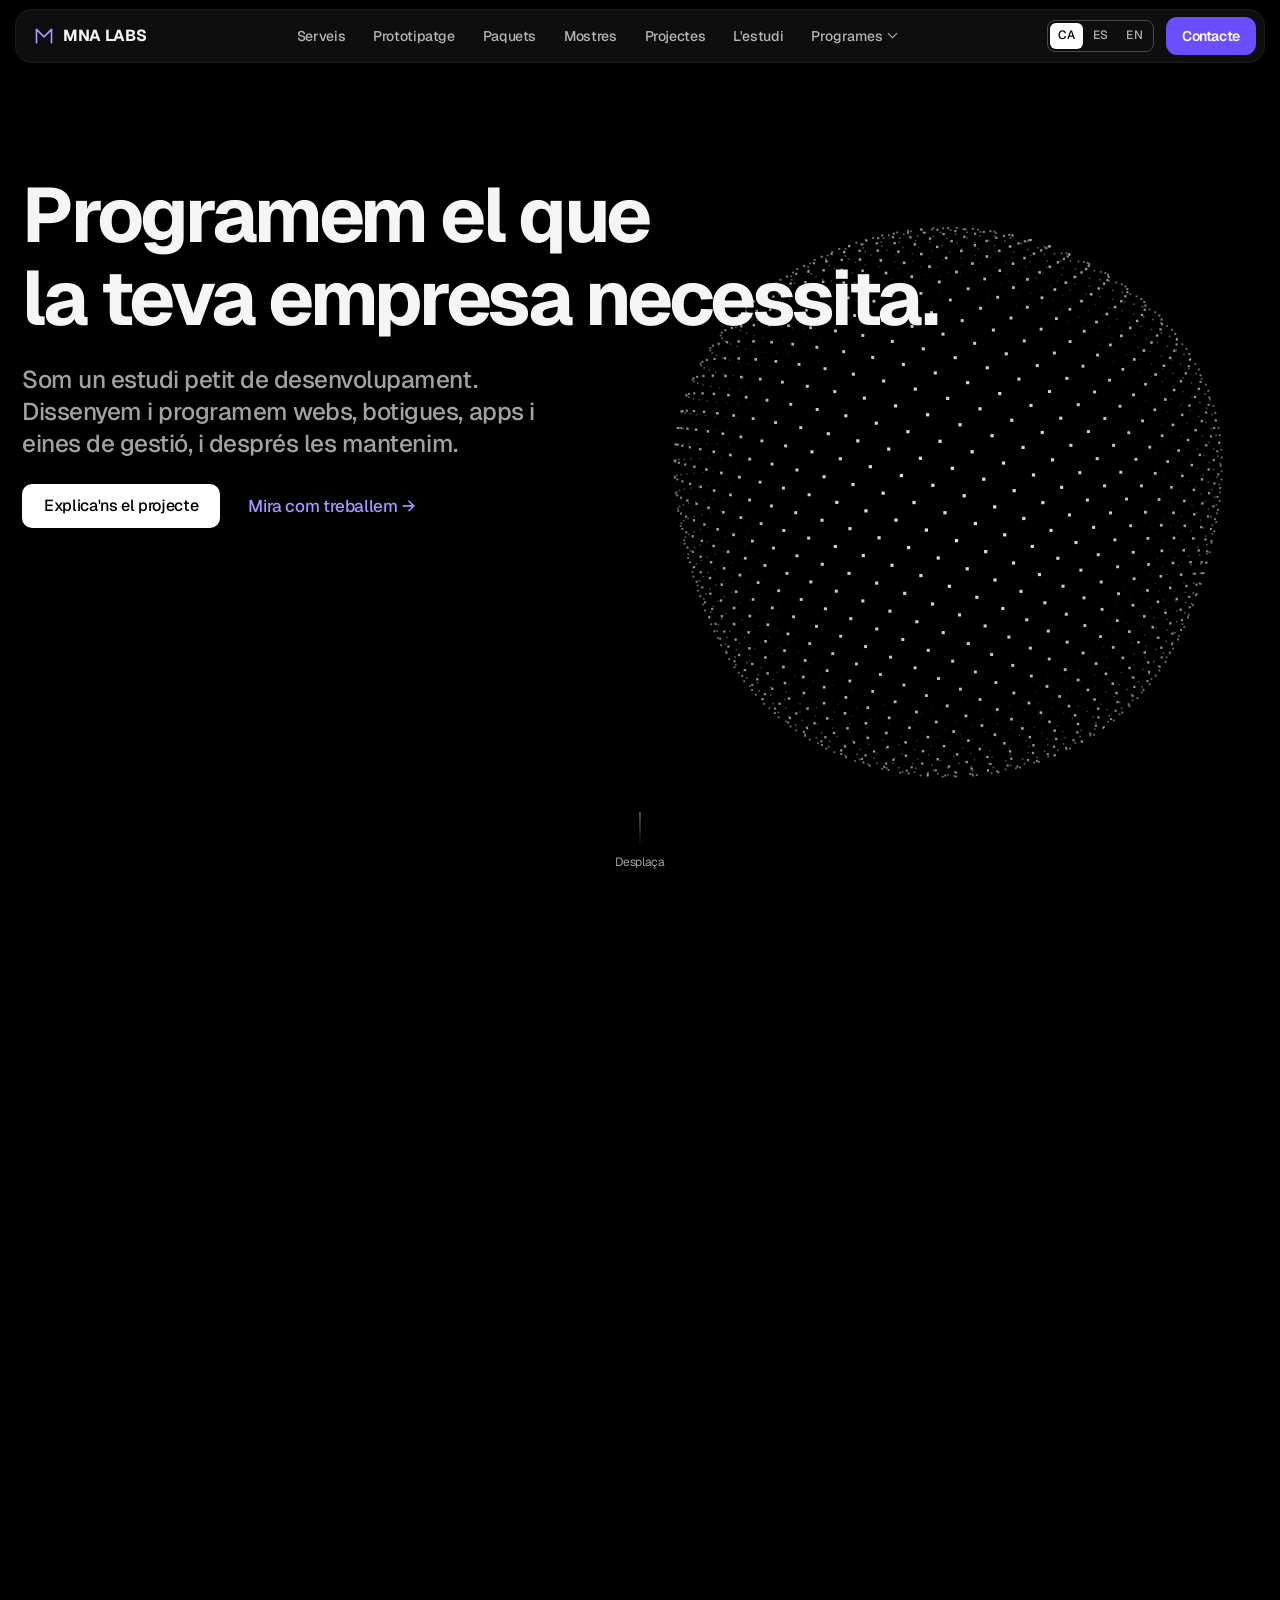
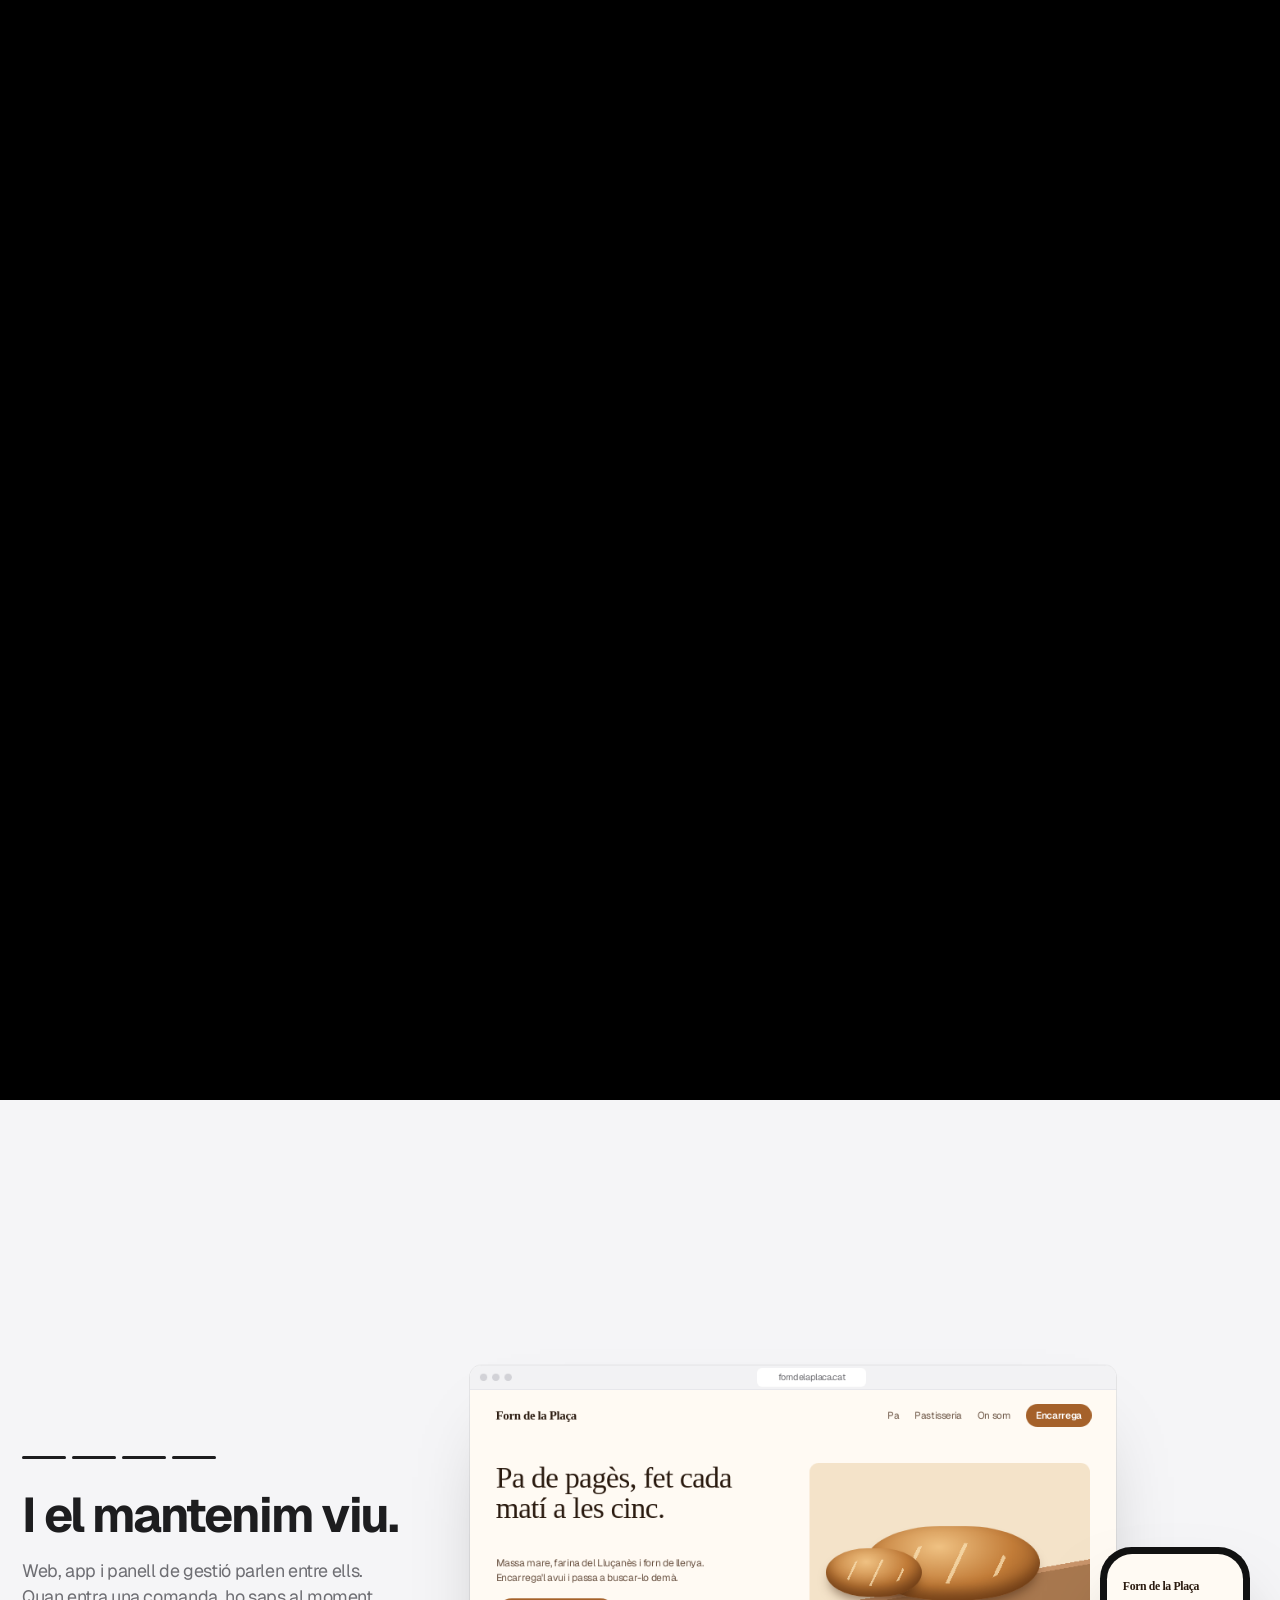
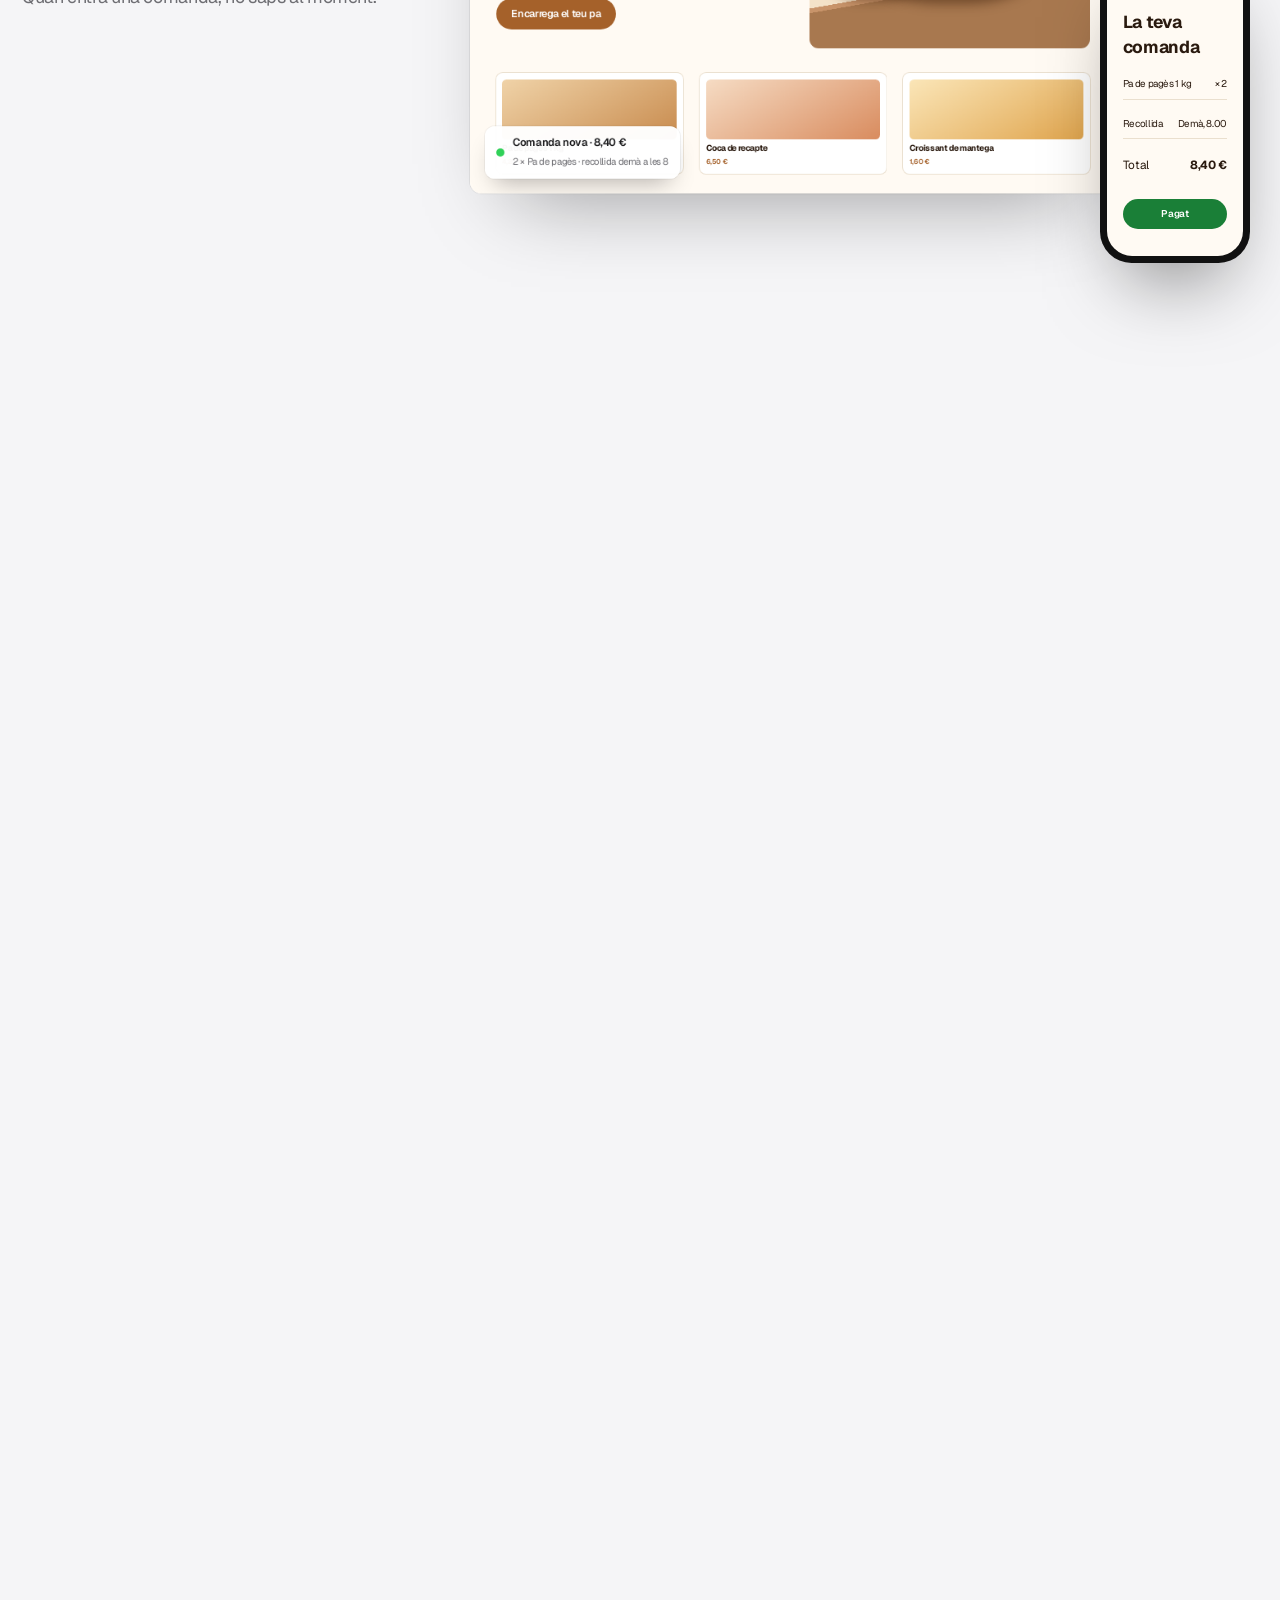
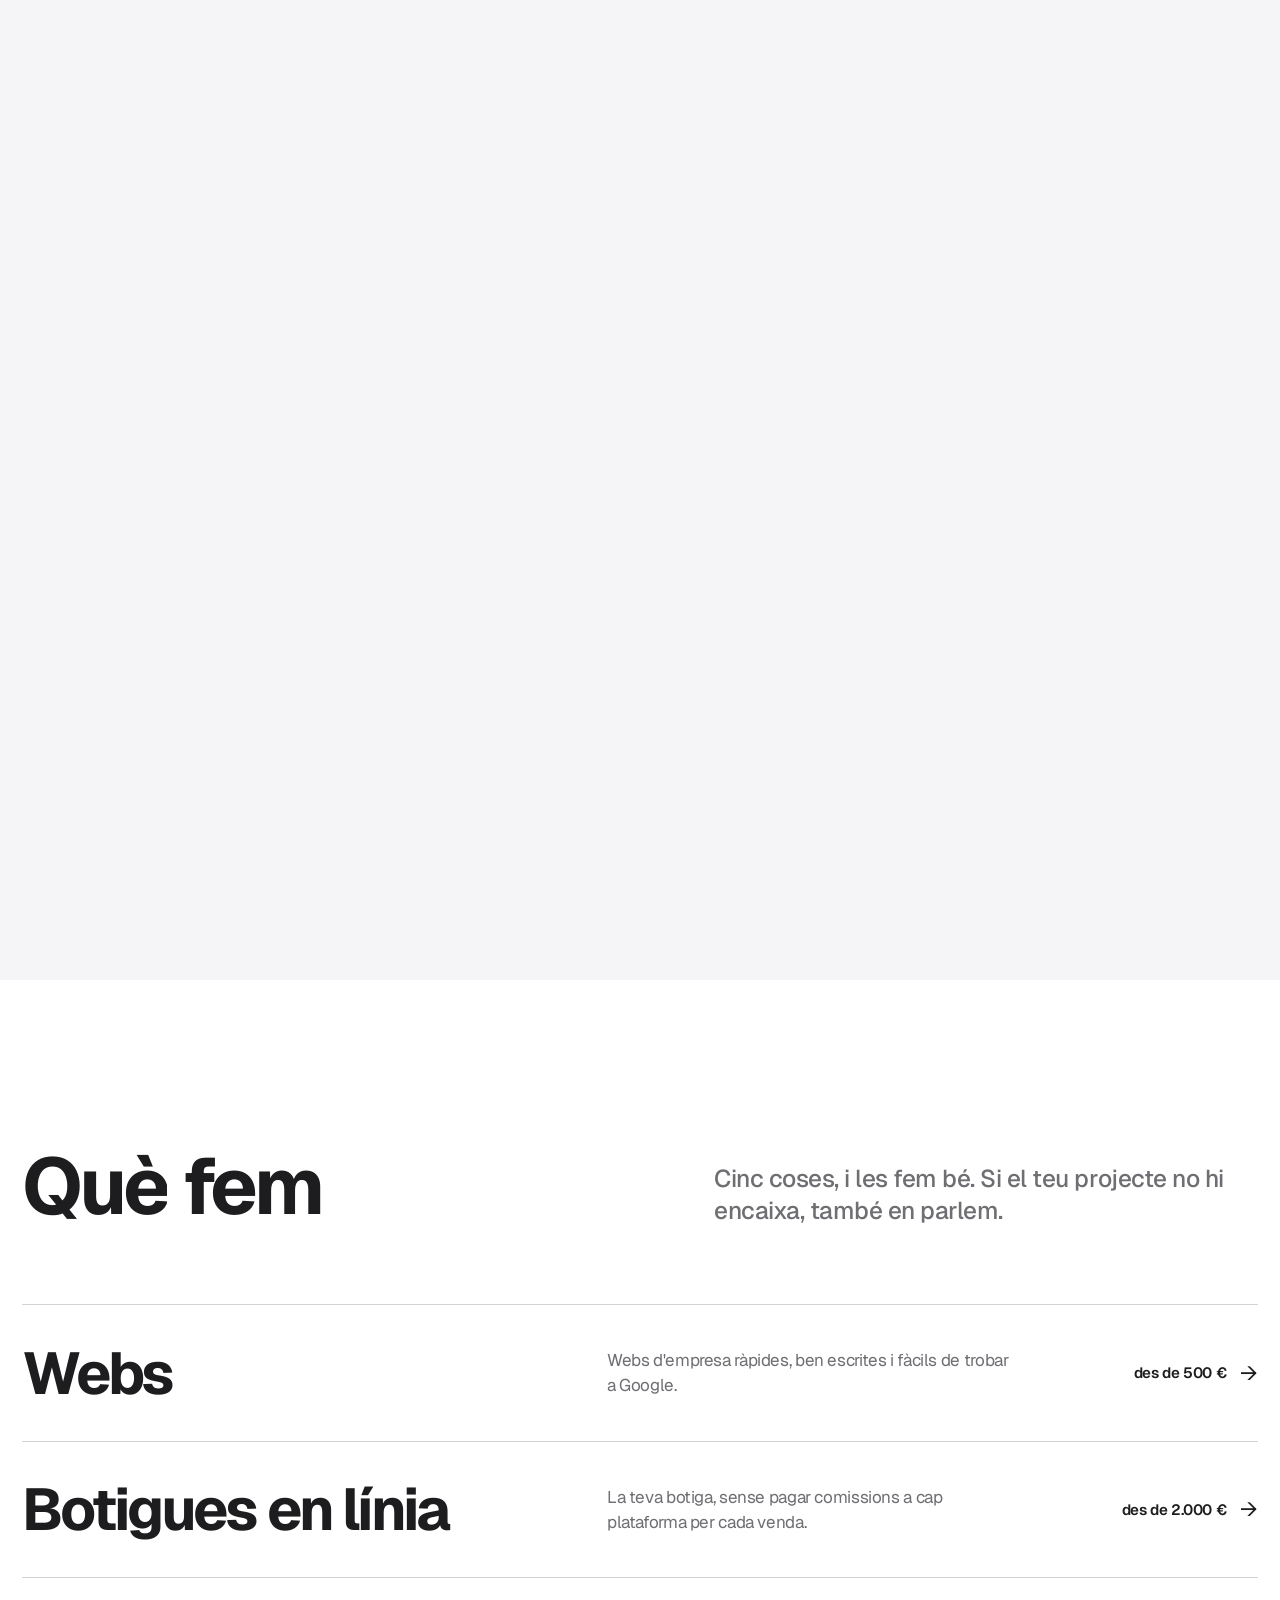
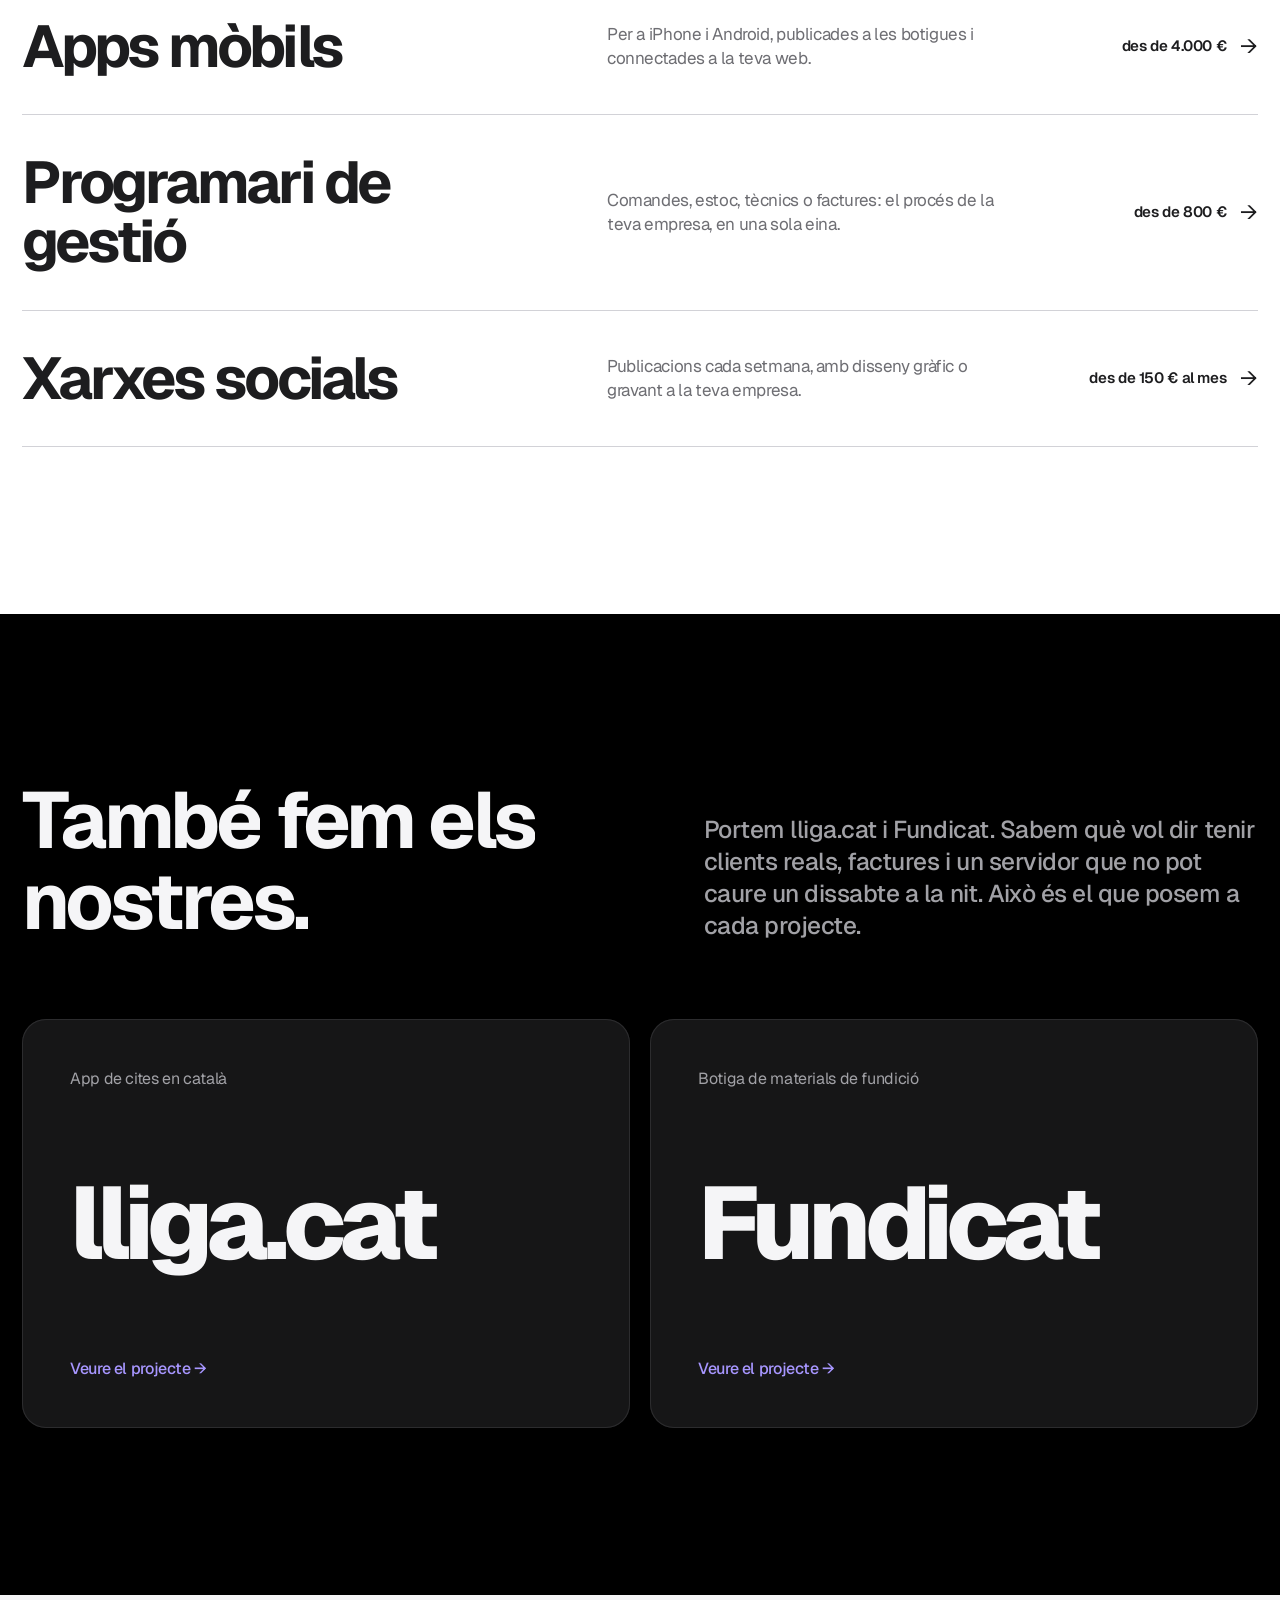
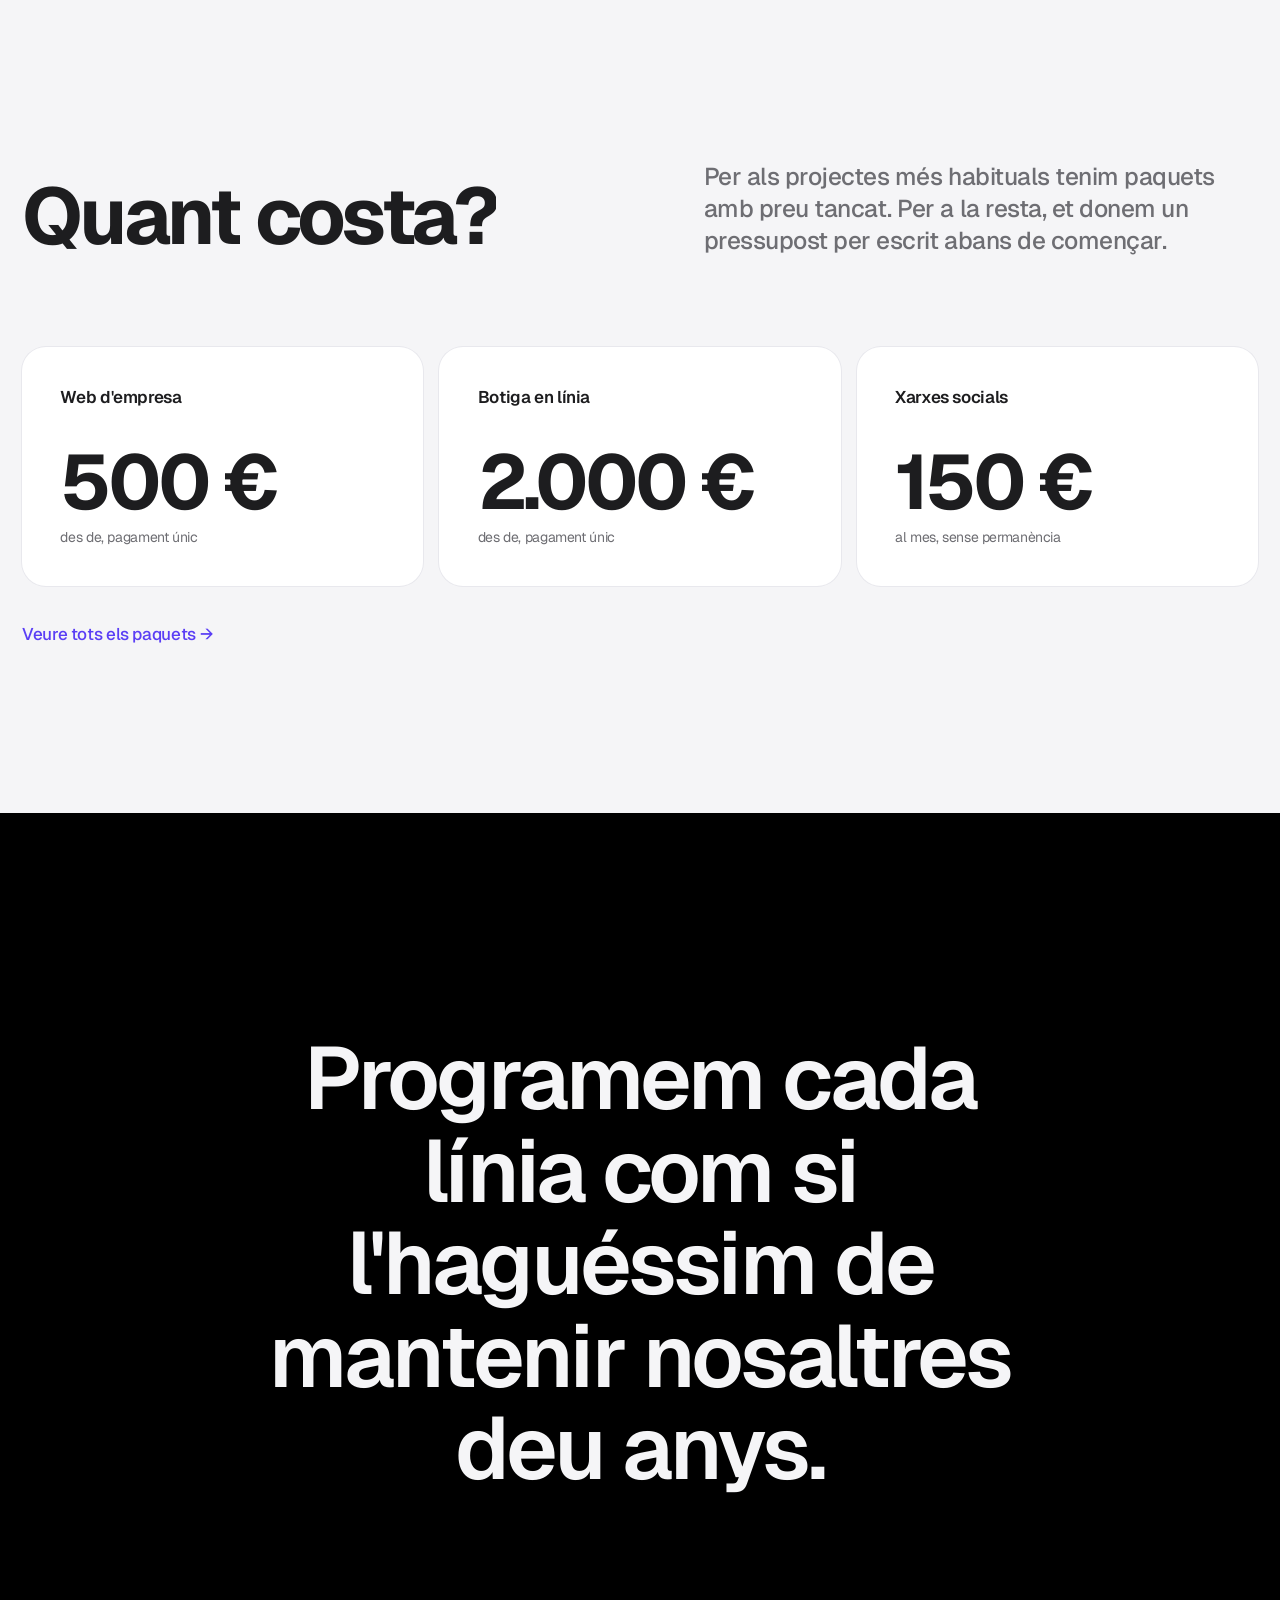
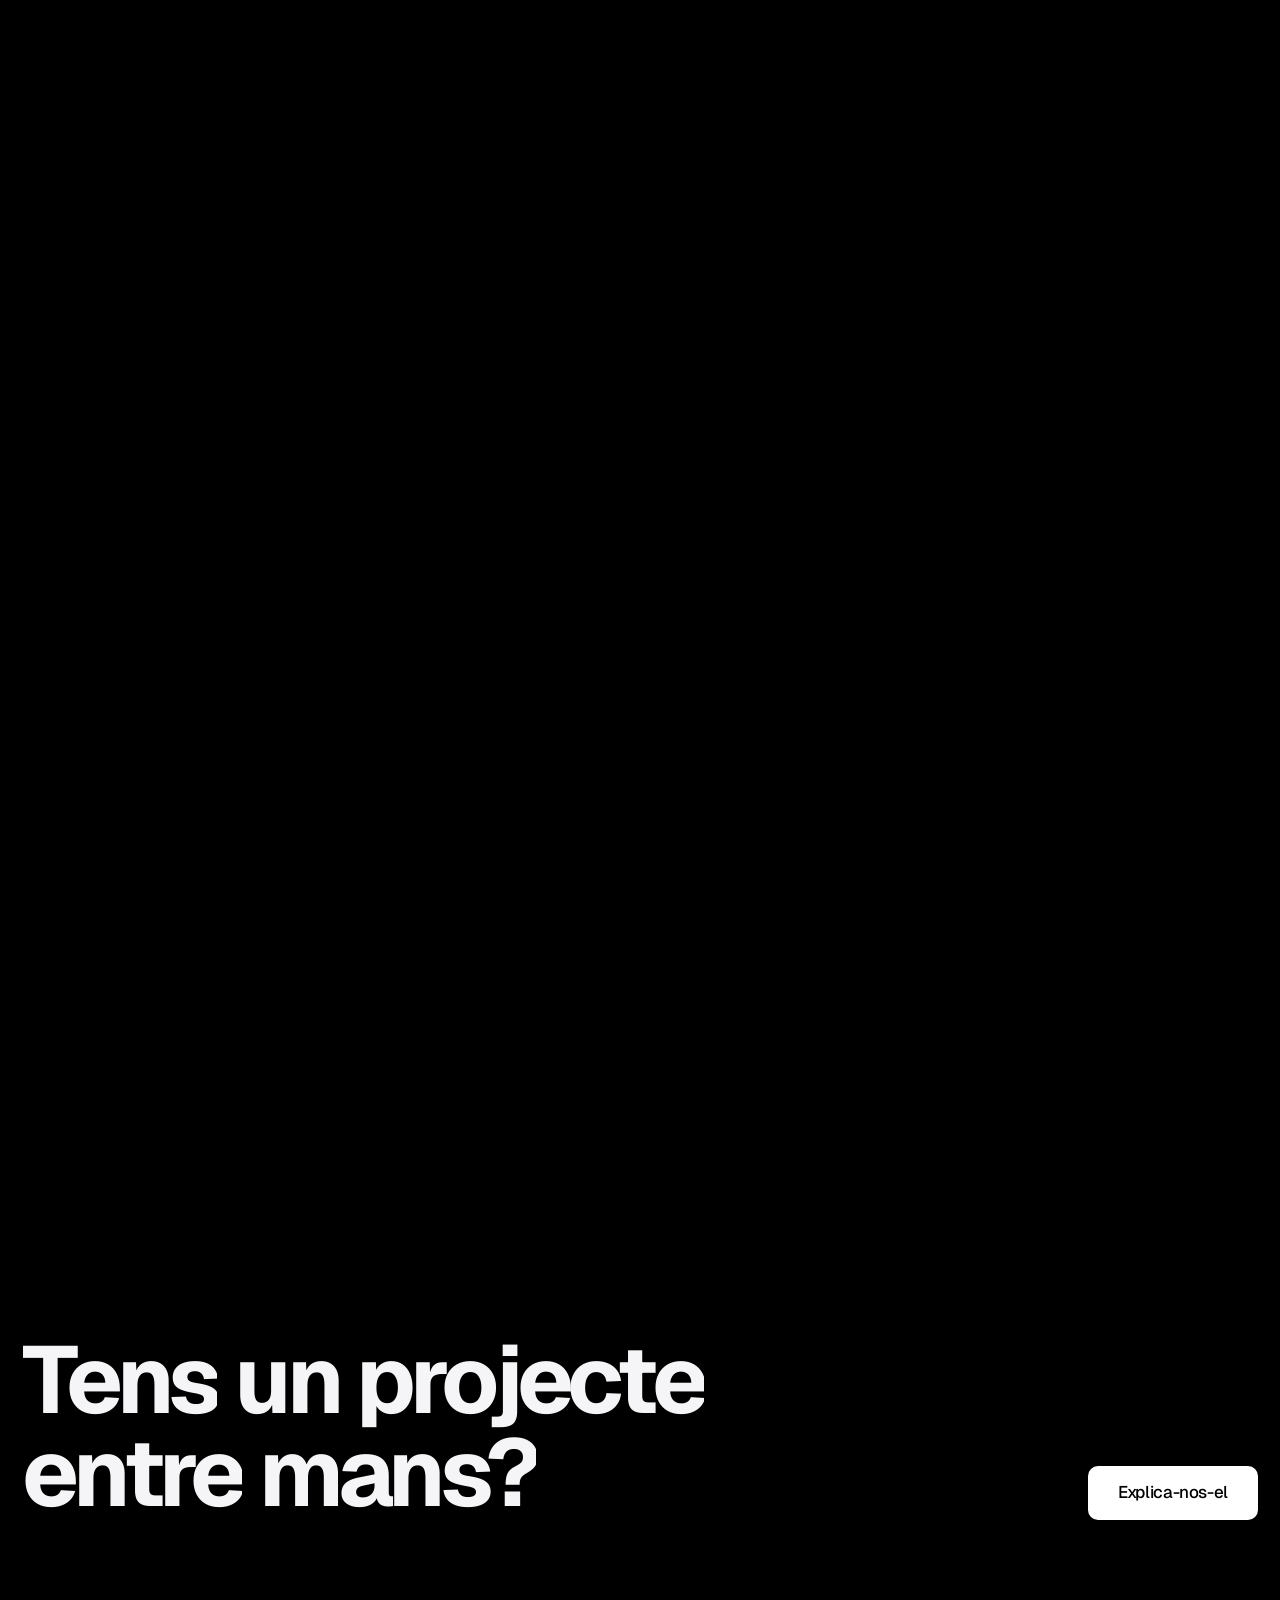
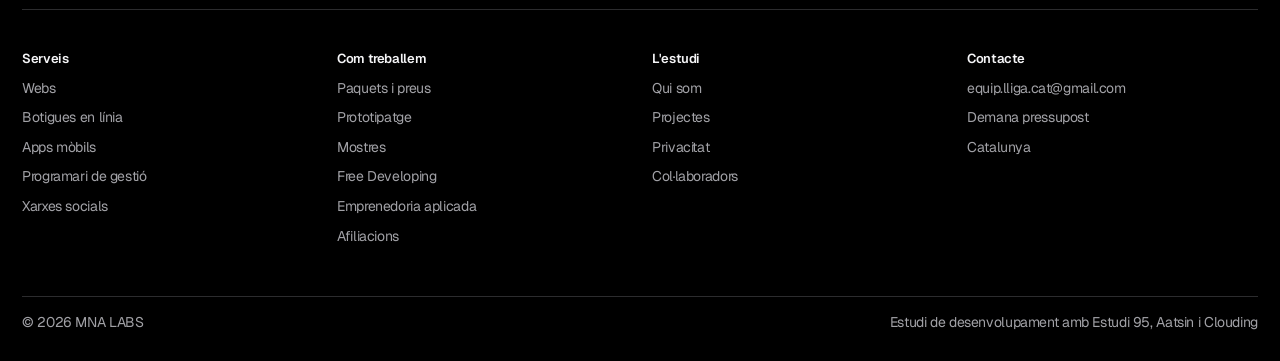
<file: index.html>
<!doctype html>
<html lang="ca">
<head>
<meta charset="utf-8">
<meta name="viewport" content="width=device-width, initial-scale=1">
<title>MNA LABS · Estudi de desenvolupament</title>
<meta name="description" content="Estudi de desenvolupament a Catalunya. Dissenyem, programem i mantenim webs, botigues en línia, apps i programari de gestió.">
<meta name="theme-color" content="#000000">
<link rel="canonical" href="https://lligacat.github.io/mna-labs/">
<link rel="icon" href="favicon.svg" type="image/svg+xml">
<link rel="apple-touch-icon" href="apple-touch-icon.png">
<meta property="og:type" content="website">
<meta property="og:site_name" content="MNA LABS">
<meta property="og:locale" content="ca_ES">
<meta property="og:title" content="MNA LABS · Estudi de desenvolupament">
<meta property="og:description" content="Estudi de desenvolupament a Catalunya. Dissenyem, programem i mantenim webs, botigues en línia, apps i programari de gestió.">
<meta property="og:url" content="https://lligacat.github.io/mna-labs/">
<meta property="og:image" content="https://lligacat.github.io/mna-labs/og.png">
<meta property="og:image:width" content="1200">
<meta property="og:image:height" content="630">
<meta name="twitter:card" content="summary_large_image">
<link rel="preconnect" href="https://fonts.googleapis.com">
<link rel="preconnect" href="https://fonts.gstatic.com" crossorigin>
<link href="https://fonts.googleapis.com/css2?family=Geist:wght@400;500;600;700;800&display=swap" rel="stylesheet">
<link rel="stylesheet" href="assets/site.css">
<link rel="stylesheet" href="assets/pages.css">
</head>
<body data-page="inici">
<a class="skip" href="#main">Salta al contingut</a>
<header class="nav" id="nav">
  <div class="nav-in">
    <a href="index.html" class="logo" aria-label="MNA LABS, inici">
      <svg viewBox="0 0 24 24" fill="none" aria-hidden="true"><path d="M3 20V4l9 9 9-9v16" stroke="currentColor" stroke-width="2" stroke-linejoin="round" stroke-linecap="round"/></svg>
      MNA LABS
    </a>
    <nav class="nav-links" id="navLinks" aria-label="Principal">
      <span class="nav-ind" id="navInd" aria-hidden="true"></span>
      <a href="serveis.html" data-page="serveis">Serveis</a>
      <a href="prototipatge.html" data-page="prototipatge">Prototipatge</a>
      <a href="paquets.html" data-page="paquets">Paquets</a>
      <a href="mostres.html" data-page="mostres">Mostres</a>
      <a href="projectes.html" data-page="projectes">Projectes</a>
      <a href="estudi.html" data-page="estudi">L'estudi</a>
      <div class="nav-dd" id="navDd">
        <button type="button" class="nav-dd-b" aria-expanded="false" aria-controls="navDdM">Programes</button>
        <div class="nav-dd-m" id="navDdM">
          <a href="free-developing.html" data-page="free-developing">Free Developing<small>El fem ara, el pagues més endavant</small></a>
          <a href="emprenedoria.html" data-page="emprenedoria">Emprenedoria aplicada<small>Noves línies de negoci per a empreses</small></a>
          <a href="afiliacions.html" data-page="afiliacions">Afiliacions<small>Descomptes en el que ja compres</small></a>
        </div>
      </div>
    </nav>
    <div class="nav-right">
      <div class="lang" role="group" aria-label="Idioma">
        <button type="button" data-lang="ca" aria-pressed="true">CA</button><button type="button" data-lang="es" aria-pressed="false">ES</button><button type="button" data-lang="en" aria-pressed="false">EN</button>
      </div>
      <a href="contacte.html" class="nav-cta" data-page="contacte">Contacte</a>
      <button type="button" class="nav-burger" id="navBurger" aria-label="Menú" aria-expanded="false" aria-controls="navLinks"><i></i><i></i></button>
    </div>
    <span class="nav-prog" id="navProg"></span>
  </div>
</header>

<main id="main">
<!-- PORTADA: l'esfera de partícules forma el nom -->
  <section class="hero nav-dark" id="hero">
    <div class="hero-pin">
      <canvas id="orb" aria-hidden="true"></canvas>
      <div class="hero-copy wide" id="heroCopy">
        <h1 class="h-hero"><span class="line"><span>Programem el que</span></span><span class="line"><span>la teva empresa necessita.</span></span></h1>
        <p class="sub fade-up" style="animation-delay:.35s">Som un estudi petit de desenvolupament. Dissenyem i programem webs, botigues, apps i eines de gestió, i després les mantenim.</p>
        <div class="links fade-up" style="animation-delay:.5s">
          <a href="contacte.html" class="btn mag">Explica'ns el projecte</a>
          <a href="#build" class="more">Mira com treballem</a>
        </div>
      </div>
      <div class="hero-cap" id="heroCap"><p>Baixa i mira com neix una web.</p></div>
      <div class="hint" id="hint" aria-hidden="true"><i></i>Desplaça</div>
    </div>
  </section>

  <!-- DE L'ESBÓS AL PRODUCTE: seqüència fixada a la pantalla -->
  <section class="build" id="build" data-step="0" aria-label="Com fem una web, de l'esbós a la publicació">
    <div class="bd-pin">
      <div class="wide bd-grid">
        <div class="bd-caps">
          <div class="bd-rail" aria-hidden="true"><i></i><i></i><i></i><i></i></div>
          <div class="bd-cap on"><h2>Comença amb un esbós.</h2><p>Primer escoltem. Què vens, a qui, i què ha de passar quan algú entra a la web. Ho dibuixem abans d'obrir l'editor.</p></div>
          <div class="bd-cap"><h2>Després, el disseny.</h2><p>Tipografia, color i fotos pensats per a la teva marca. Res de plantilles comprades.</p></div>
          <div class="bd-cap"><h2>El programem a mà.</h2><p>Codi net i ràpid, que qualsevol programador pot entendre. El codi és teu des del primer dia.</p></div>
          <div class="bd-cap"><h2>I el mantenim viu.</h2><p>Web, app i panell de gestió parlen entre ells. Quan entra una comanda, ho saps al moment.</p></div>
        </div>

        <div class="bd-stage" aria-hidden="true">
          <pre class="bd-code"><code><span><b class="k">&lt;Nav</b> marca=<b class="s">"Forn de la Plaça"</b> <b class="k">/&gt;</b></span>
<span><b class="k">&lt;h1&gt;</b>Pa de pagès, fet cada matí.<b class="k">&lt;/h1&gt;</b></span>
<span><b class="k">&lt;p&gt;</b>Massa mare i forn de llenya.<b class="k">&lt;/p&gt;</b></span>
<span><b class="k">&lt;Boto</b> a=<b class="s">"/encarrecs"</b><b class="k">&gt;</b>Encarrega<b class="k">&lt;/Boto&gt;</b></span>
<span><b class="k">&lt;Foto</b> src=<b class="s">"pa-de-pages.avif"</b> <b class="k">/&gt;</b></span>
<span>{productes.<b class="f">map</b>(p =&gt; <b class="k">&lt;Fitxa</b> {...p} <b class="k">/&gt;</b>)}</span>
<span><b class="k">await</b> pagaments.<b class="f">cobra</b>(comanda)</span>
<span><b class="f">avisa</b>(forn, <b class="s">'Comanda nova'</b>)</span></code></pre>

          <div class="bd-win">
            <div class="bd-bar"><i></i><i></i><i></i><span>forndelaplaca.cat</span></div>
            <div class="bd-site">
              <svg class="bd-wf" viewBox="0 0 800 500">
                <path data-o="0" d="M32 18h120v14H32z"/><path data-o=".04" d="M470 25h40M530 25h40M590 25h40"/><path data-o=".06" d="M690 14h80v24h-80z"/>
                <path data-o=".1" d="M32 100h330v30H32zM32 140h260v30H32z"/>
                <path data-o=".18" d="M32 200h300M32 222h240"/>
                <path data-o=".24" d="M32 258h130v36H32z"/>
                <path data-o=".28" d="M420 90h348v230H420zM420 90l348 230M768 90L420 320"/>
                <path data-o=".38" d="M32 350h232v120H32z"/><path data-o=".44" d="M284 350h232v120H284z"/><path data-o=".5" d="M536 350h232v120H536z"/>
              </svg>
              <div class="bd-ds">
                <div class="b-nav" data-r="0" data-ping="0"><b>Forn de la Plaça</b><span>Pa</span><span>Pastisseria</span><span>On som</span><em>Encarrega</em></div>
                <h3 class="b-h" data-r=".08" data-ping="1">Pa de pagès, fet cada matí a les cinc.</h3>
                <p class="b-p" data-r=".16" data-ping="2">Massa mare, farina del Lluçanès i forn de llenya. Encarrega'l avui i passa a buscar-lo demà.</p>
                <span class="b-btn" data-r=".22" data-ping="3">Encarrega el teu pa</span>
                <div class="b-img" data-r=".28" data-ping="4"><i class="loaf"></i><i class="loaf l2"></i></div>
                <div class="b-card c1" data-r=".38" data-ping="5"><i></i><b>Pa de pagès 1 kg</b><small>4,20 €</small></div>
                <div class="b-card c2" data-r=".44" data-ping="5"><i></i><b>Coca de recapte</b><small>6,50 €</small></div>
                <div class="b-card c3" data-r=".5" data-ping="5"><i></i><b>Croissant de mantega</b><small>1,60 €</small></div>
              </div>
            </div>
            <div class="bd-toast"><i></i><div><b>Comanda nova · 8,40 €</b><small>2 × Pa de pagès · recollida demà a les 8</small></div></div>
          </div>

          <div class="bd-phone">
            <div class="bd-scr">
              <b class="ap-brand">Forn de la Plaça</b>
              <p class="ap-h">La teva comanda</p>
              <div class="ap-line"><span>Pa de pagès 1 kg</span><span>× 2</span></div>
              <div class="ap-line"><span>Recollida</span><span>Demà, 8.00</span></div>
              <div class="ap-tot"><span>Total</span><b>8,40 €</b></div>
              <em class="ap-btn">Pagat</em>
            </div>
          </div>
        </div>
      </div>
    </div>
  </section>

  <!-- QUÈ FEM: llista gran amb previsualització que segueix el cursor -->
  <section class="sec svc" id="svcList" data-pv="web">
    <div class="wide">
      <div class="svc-head">
        <h2 class="h-sec split">Què fem</h2>
        <p class="sub">Cinc coses, i les fem bé. Si el teu projecte no hi encaixa, també en parlem.</p>
      </div>
      <div class="svc-rows">
        <a class="svc-row" href="serveis.html#webs" data-pv="web"><span class="svc-n">Webs</span><span class="svc-d">Webs d'empresa ràpides, ben escrites i fàcils de trobar a Google.</span><span class="svc-p">des de 500 €</span></a>
        <a class="svc-row" href="serveis.html#botigues" data-pv="shop"><span class="svc-n">Botigues en línia</span><span class="svc-d">La teva botiga, sense pagar comissions a cap plataforma per cada venda.</span><span class="svc-p">des de 2.000 €</span></a>
        <a class="svc-row" href="serveis.html#apps" data-pv="app"><span class="svc-n">Apps mòbils</span><span class="svc-d">Per a iPhone i Android, publicades a les botigues i connectades a la teva web.</span><span class="svc-p">des de 4.000 €</span></a>
        <a class="svc-row" href="serveis.html#programari" data-pv="soft"><span class="svc-n">Programari de gestió</span><span class="svc-d">Comandes, estoc, tècnics o factures: el procés de la teva empresa, en una sola eina.</span><span class="svc-p">des de 800 €</span></a>
        <a class="svc-row" href="serveis.html#xarxes" data-pv="ig"><span class="svc-n">Xarxes socials</span><span class="svc-d">Publicacions cada setmana, amb disseny gràfic o gravant a la teva empresa.</span><span class="svc-p">des de 150 € al mes</span></a>
      </div>
      <div class="svc-pv" aria-hidden="true">
        <div class="mock" data-pv="web" data-mock="web" data-brand="Arrels" data-url="arrelsfisio.cat" data-t="Tornar a moure't sense dolor." data-btn="Demana hora" data-c1="#2f6f5e" data-c2="#dfeae4"></div>
        <div class="mock" data-pv="shop" data-mock="shop" data-brand="Oli de la Serra" data-url="olidelaserra.cat" data-items="Arbequina 500 ml|9,80 €;Lot degustació|24 €;Garrafa 5 l|58 €;Olives trencades|4,50 €" data-c1="#5d6b2f" data-c2="#efe9d6"></div>
        <div class="mock" data-pv="app" data-mock="duo" data-base="web" data-brand="Pàdel Lluna" data-url="padellluna.cat" data-t="Reserva pista en dos tocs." data-btn="Reserva" data-a1="Pista 1 · 18.00" data-a2="Pista 3 · 19.30" data-a3="Pista 2 · 21.00" data-c1="#1f4fd1" data-c2="#e3e9fb"></div>
        <div class="mock" data-pv="soft" data-mock="app" data-brand="Costa Manteniments" data-url="app.costamanteniments.cat" data-k1="Avisos oberts" data-v1="14" data-k2="Tècnics en ruta" data-v2="6" data-rows="Caldera · Rambla 12|Joan;Ascensor · C. Sol 3|Núria;Porta garatge · Av. Pau|Pere;Clima · Hotel Mar|Anna"></div>
        <div class="mock" data-pv="ig" data-mock="ig" data-handle="cafe.olla" data-bio="Cafè d'especialitat · Vic" data-posts="Nou cafè d'Etiòpia;Dissabte, brunch;Tornem dilluns;Latte de tardor;Obrim a les 8;Gràcies, 1.000!;Pastís del dia;Grans a granel;Fins diumenge" data-c1="#7a4b2a" data-c2="#efe2d0" data-c3="#d9a46a"></div>
      </div>
    </div>
  </section>

  <!-- PRODUCTES PROPIS -->
  <section class="sec own nav-dark" id="propis">
    <div class="wide">
      <div class="own-head">
        <h2 class="h-sec split">També fem els nostres.</h2>
        <p class="sub">Portem lliga.cat i Fundicat. Sabem què vol dir tenir clients reals, factures i un servidor que no pot caure un dissabte a la nit. Això és el que posem a cada projecte.</p>
      </div>
      <div class="own-grid">
        <a class="own-card rv" href="projectes.html#lligacat"><span class="own-k">App de cites en català</span><b>lliga.cat</b><span class="own-l">Veure el projecte</span></a>
        <a class="own-card rv" href="projectes.html#fundicat"><span class="own-k">Botiga de materials de fundició</span><b>Fundicat</b><span class="own-l">Veure el projecte</span></a>
      </div>
    </div>
  </section>

  <!-- PREUS -->
  <section class="sec paper prices" id="preus">
    <div class="wide">
      <div class="sec-intro">
        <h2 class="h-sec split">Quant costa?</h2>
        <p class="sub">Per als projectes més habituals tenim paquets amb preu tancat. Per a la resta, et donem un pressupost per escrit abans de començar.</p>
      </div>
      <div class="price-row">
        <a class="price rv" href="paquets.html#webs"><span>Web d'empresa</span><b>500 €</b><small>des de, pagament únic</small></a>
        <a class="price rv" href="paquets.html#webs"><span>Botiga en línia</span><b>2.000 €</b><small>des de, pagament únic</small></a>
        <a class="price rv" href="paquets.html#xarxes"><span>Xarxes socials</span><b>150 €</b><small>al mes, sense permanència</small></a>
      </div>
      <p class="price-more rv"><a class="more" href="paquets.html">Veure tots els paquets</a></p>
    </div>
  </section>

<!-- STATEMENT -->
  <section class="statement nav-dark" aria-label="Com pensem">
    <div class="pin"><div class="wrap"><p id="quote">Programem cada línia com si l'haguéssim de mantenir nosaltres deu anys.</p></div></div>
  </section>
</main>
<footer class="foot">
  <div class="wide">
    <div class="foot-cta">
      <p class="foot-big split">Tens un projecte entre mans?</p>
      <a href="contacte.html" class="btn btn-light mag">Explica-nos-el</a>
    </div>
    <div class="fcols">
      <div><h4>Serveis</h4><a href="serveis.html#webs">Webs</a><a href="serveis.html#botigues">Botigues en línia</a><a href="serveis.html#apps">Apps mòbils</a><a href="serveis.html#programari">Programari de gestió</a><a href="serveis.html#xarxes">Xarxes socials</a></div>
      <div><h4>Com treballem</h4><a href="paquets.html">Paquets i preus</a><a href="prototipatge.html">Prototipatge</a><a href="mostres.html">Mostres</a><a href="free-developing.html">Free Developing</a><a href="emprenedoria.html">Emprenedoria aplicada</a><a href="afiliacions.html">Afiliacions</a></div>
      <div><h4>L'estudi</h4><a href="estudi.html">Qui som</a><a href="projectes.html">Projectes</a><a href="estudi.html#privacitat">Privacitat</a><a href="estudi.html#collaboradors">Col·laboradors</a></div>
      <div><h4>Contacte</h4><a href="mailto:equip.lliga.cat@gmail.com">equip.lliga.cat@gmail.com</a><a href="contacte.html">Demana pressupost</a><span>Catalunya</span></div>
    </div>
    <div class="fbot"><span>© 2026 MNA LABS</span><span>Estudi de desenvolupament amb Estudi 95, Aatsin i Clouding</span></div>
  </div>
</footer>

<script src="assets/i18n.js"></script>
<script src="assets/i18n-pages.js"></script>
<script src="assets/i18n-noves.js"></script>

<script src="assets/site.js"></script>
</body>
</html>
</file>
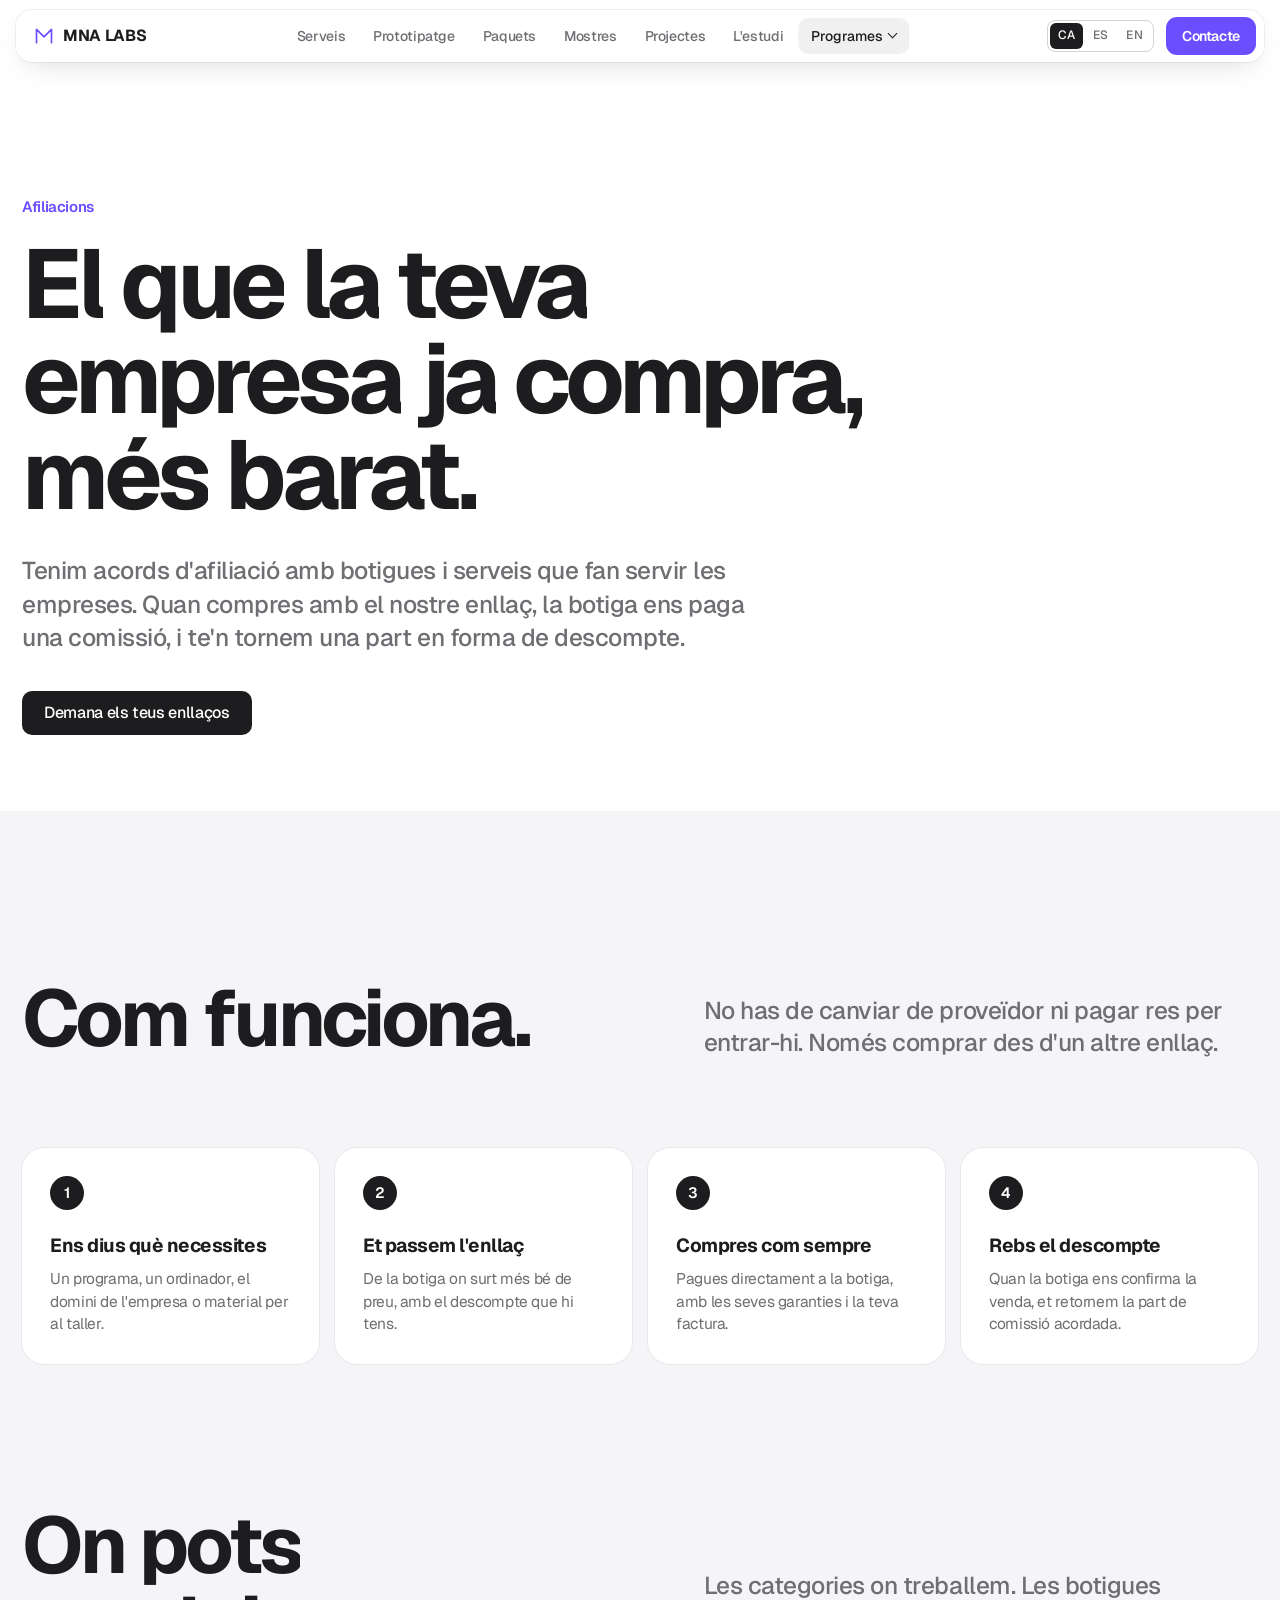
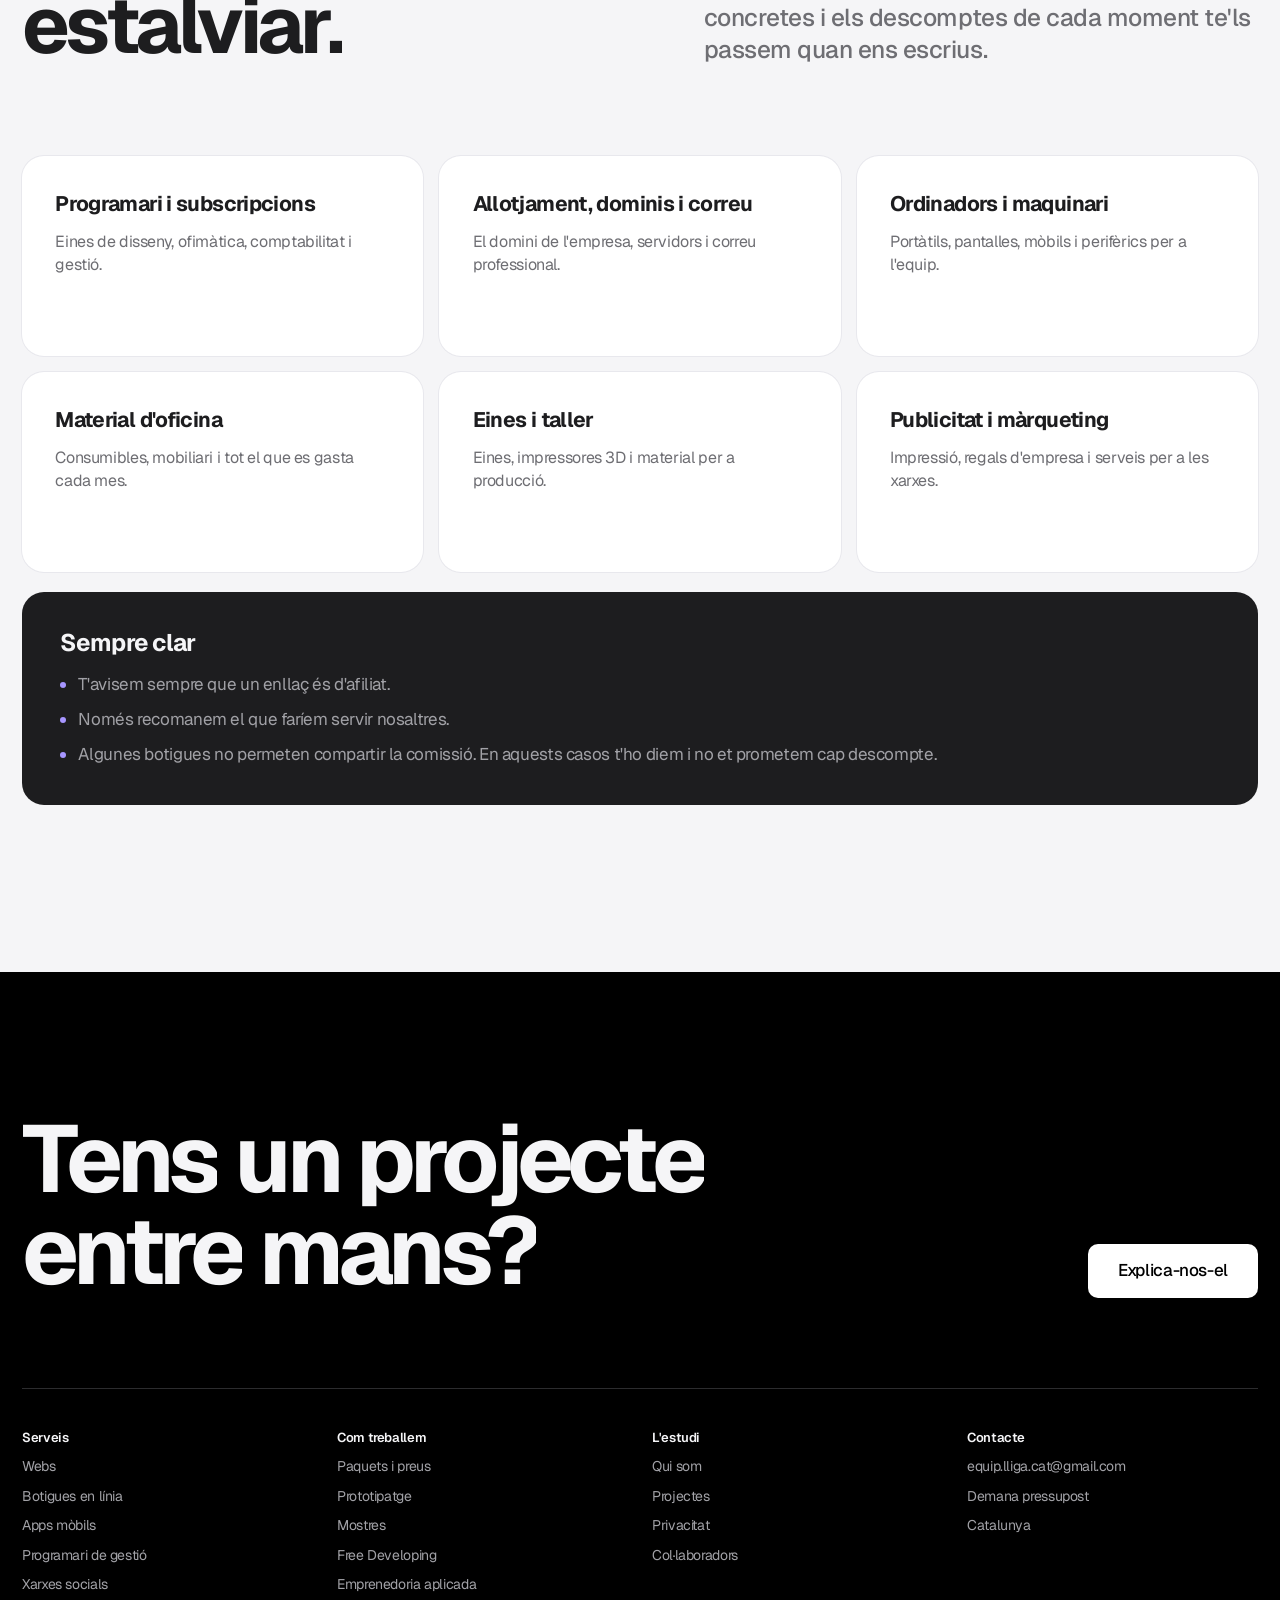
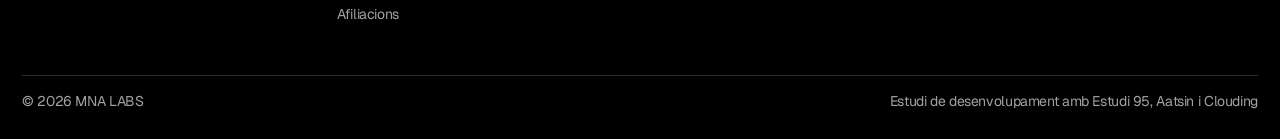
<file: afiliacions.html>
<!doctype html>
<html lang="ca">
<head>
<meta charset="utf-8">
<meta name="viewport" content="width=device-width, initial-scale=1">
<title>Afiliacions · MNA LABS</title>
<meta name="description" content="Descomptes per a empreses en programari, allotjament, maquinari i material comprant amb els enllaços d'afiliat de MNA LABS.">
<meta name="theme-color" content="#f5f5f7">
<link rel="canonical" href="https://lligacat.github.io/mna-labs/afiliacions.html">
<link rel="icon" href="favicon.svg" type="image/svg+xml">
<link rel="apple-touch-icon" href="apple-touch-icon.png">
<meta property="og:type" content="website">
<meta property="og:site_name" content="MNA LABS">
<meta property="og:locale" content="ca_ES">
<meta property="og:title" content="Afiliacions · MNA LABS">
<meta property="og:description" content="Descomptes per a empreses en programari, allotjament, maquinari i material comprant amb els enllaços d'afiliat de MNA LABS.">
<meta property="og:url" content="https://lligacat.github.io/mna-labs/afiliacions.html">
<meta property="og:image" content="https://lligacat.github.io/mna-labs/og.png">
<meta property="og:image:width" content="1200">
<meta property="og:image:height" content="630">
<meta name="twitter:card" content="summary_large_image">
<link rel="preconnect" href="https://fonts.googleapis.com">
<link rel="preconnect" href="https://fonts.gstatic.com" crossorigin>
<link href="https://fonts.googleapis.com/css2?family=Geist:wght@400;500;600;700;800&display=swap" rel="stylesheet">
<link rel="stylesheet" href="assets/site.css">
<link rel="stylesheet" href="assets/pages.css">
</head>
<body data-page="afiliacions">
<a class="skip" href="#main">Salta al contingut</a>
<header class="nav" id="nav">
  <div class="nav-in">
    <a href="index.html" class="logo" aria-label="MNA LABS, inici">
      <svg viewBox="0 0 24 24" fill="none" aria-hidden="true"><path d="M3 20V4l9 9 9-9v16" stroke="currentColor" stroke-width="2" stroke-linejoin="round" stroke-linecap="round"/></svg>
      MNA LABS
    </a>
    <nav class="nav-links" id="navLinks" aria-label="Principal">
      <span class="nav-ind" id="navInd" aria-hidden="true"></span>
      <a href="serveis.html" data-page="serveis">Serveis</a>
      <a href="prototipatge.html" data-page="prototipatge">Prototipatge</a>
      <a href="paquets.html" data-page="paquets">Paquets</a>
      <a href="mostres.html" data-page="mostres">Mostres</a>
      <a href="projectes.html" data-page="projectes">Projectes</a>
      <a href="estudi.html" data-page="estudi">L'estudi</a>
      <div class="nav-dd" id="navDd">
        <button type="button" class="nav-dd-b" aria-expanded="false" aria-controls="navDdM">Programes</button>
        <div class="nav-dd-m" id="navDdM">
          <a href="free-developing.html" data-page="free-developing">Free Developing<small>El fem ara, el pagues més endavant</small></a>
          <a href="emprenedoria.html" data-page="emprenedoria">Emprenedoria aplicada<small>Noves línies de negoci per a empreses</small></a>
          <a href="afiliacions.html" data-page="afiliacions">Afiliacions<small>Descomptes en el que ja compres</small></a>
        </div>
      </div>
    </nav>
    <div class="nav-right">
      <div class="lang" role="group" aria-label="Idioma">
        <button type="button" data-lang="ca" aria-pressed="true">CA</button><button type="button" data-lang="es" aria-pressed="false">ES</button><button type="button" data-lang="en" aria-pressed="false">EN</button>
      </div>
      <a href="contacte.html" class="nav-cta" data-page="contacte">Contacte</a>
      <button type="button" class="nav-burger" id="navBurger" aria-label="Menú" aria-expanded="false" aria-controls="navLinks"><i></i><i></i></button>
    </div>
    <span class="nav-prog" id="navProg"></span>
  </div>
</header>

<main id="main">
<header class="phead">
    <div class="wide">
      <p class="phead-k">Afiliacions</p>
      <h1 class="phead-h split">El que la teva empresa ja compra, més barat.</h1>
      <p class="phead-p">Tenim acords d'afiliació amb botigues i serveis que fan servir les empreses. Quan compres amb el nostre enllaç, la botiga ens paga una comissió, i te'n tornem una part en forma de descompte.</p>
      <div class="links" style="justify-content:flex-start;margin-top:36px"><a href="contacte.html?tipus=Afiliacions" class="btn mag">Demana els teus enllaços</a></div>
    </div>
  </header>

  <section class="sec paper af">
    <div class="wide">
      <div class="sec-intro rv">
        <h2 class="h-sec split">Com funciona.</h2>
        <p class="sub">No has de canviar de proveïdor ni pagar res per entrar-hi. Només comprar des d'un altre enllaç.</p>
      </div>
      <ol class="af-steps">
        <li class="rv"><b>Ens dius què necessites</b><p>Un programa, un ordinador, el domini de l'empresa o material per al taller.</p></li>
        <li class="rv"><b>Et passem l'enllaç</b><p>De la botiga on surt més bé de preu, amb el descompte que hi tens.</p></li>
        <li class="rv"><b>Compres com sempre</b><p>Pagues directament a la botiga, amb les seves garanties i la teva factura.</p></li>
        <li class="rv"><b>Rebs el descompte</b><p>Quan la botiga ens confirma la venda, et retornem la part de comissió acordada.</p></li>
      </ol>

      <div class="sec-intro af-cat-head rv">
        <h2 class="h-sec split">On pots estalviar.</h2>
        <p class="sub">Les categories on treballem. Les botigues concretes i els descomptes de cada moment te'ls passem quan ens escrius.</p>
      </div>
      <div class="pr-cards">
        <article class="pr-card rv"><b>Programari i subscripcions</b><p>Eines de disseny, ofimàtica, comptabilitat i gestió.</p></article>
        <article class="pr-card rv"><b>Allotjament, dominis i correu</b><p>El domini de l'empresa, servidors i correu professional.</p></article>
        <article class="pr-card rv"><b>Ordinadors i maquinari</b><p>Portàtils, pantalles, mòbils i perifèrics per a l'equip.</p></article>
        <article class="pr-card rv"><b>Material d'oficina</b><p>Consumibles, mobiliari i tot el que es gasta cada mes.</p></article>
        <article class="pr-card rv"><b>Eines i taller</b><p>Eines, impressores 3D i material per a producció.</p></article>
        <article class="pr-card rv"><b>Publicitat i màrqueting</b><p>Impressió, regals d'empresa i serveis per a les xarxes.</p></article>
      </div>

      <div class="af-honest rv">
        <h3>Sempre clar</h3>
        <ul>
          <li>T'avisem sempre que un enllaç és d'afiliat.</li>
          <li>Només recomanem el que faríem servir nosaltres.</li>
          <li>Algunes botigues no permeten compartir la comissió. En aquests casos t'ho diem i no et prometem cap descompte.</li>
        </ul>
      </div>
    </div>
  </section>
</main>
<footer class="foot">
  <div class="wide">
    <div class="foot-cta">
      <p class="foot-big split">Tens un projecte entre mans?</p>
      <a href="contacte.html" class="btn btn-light mag">Explica-nos-el</a>
    </div>
    <div class="fcols">
      <div><h4>Serveis</h4><a href="serveis.html#webs">Webs</a><a href="serveis.html#botigues">Botigues en línia</a><a href="serveis.html#apps">Apps mòbils</a><a href="serveis.html#programari">Programari de gestió</a><a href="serveis.html#xarxes">Xarxes socials</a></div>
      <div><h4>Com treballem</h4><a href="paquets.html">Paquets i preus</a><a href="prototipatge.html">Prototipatge</a><a href="mostres.html">Mostres</a><a href="free-developing.html">Free Developing</a><a href="emprenedoria.html">Emprenedoria aplicada</a><a href="afiliacions.html">Afiliacions</a></div>
      <div><h4>L'estudi</h4><a href="estudi.html">Qui som</a><a href="projectes.html">Projectes</a><a href="estudi.html#privacitat">Privacitat</a><a href="estudi.html#collaboradors">Col·laboradors</a></div>
      <div><h4>Contacte</h4><a href="mailto:equip.lliga.cat@gmail.com">equip.lliga.cat@gmail.com</a><a href="contacte.html">Demana pressupost</a><span>Catalunya</span></div>
    </div>
    <div class="fbot"><span>© 2026 MNA LABS</span><span>Estudi de desenvolupament amb Estudi 95, Aatsin i Clouding</span></div>
  </div>
</footer>

<script src="assets/i18n.js"></script>
<script src="assets/i18n-pages.js"></script>
<script src="assets/i18n-noves.js"></script>

<script src="assets/site.js"></script>
</body>
</html>
</file>
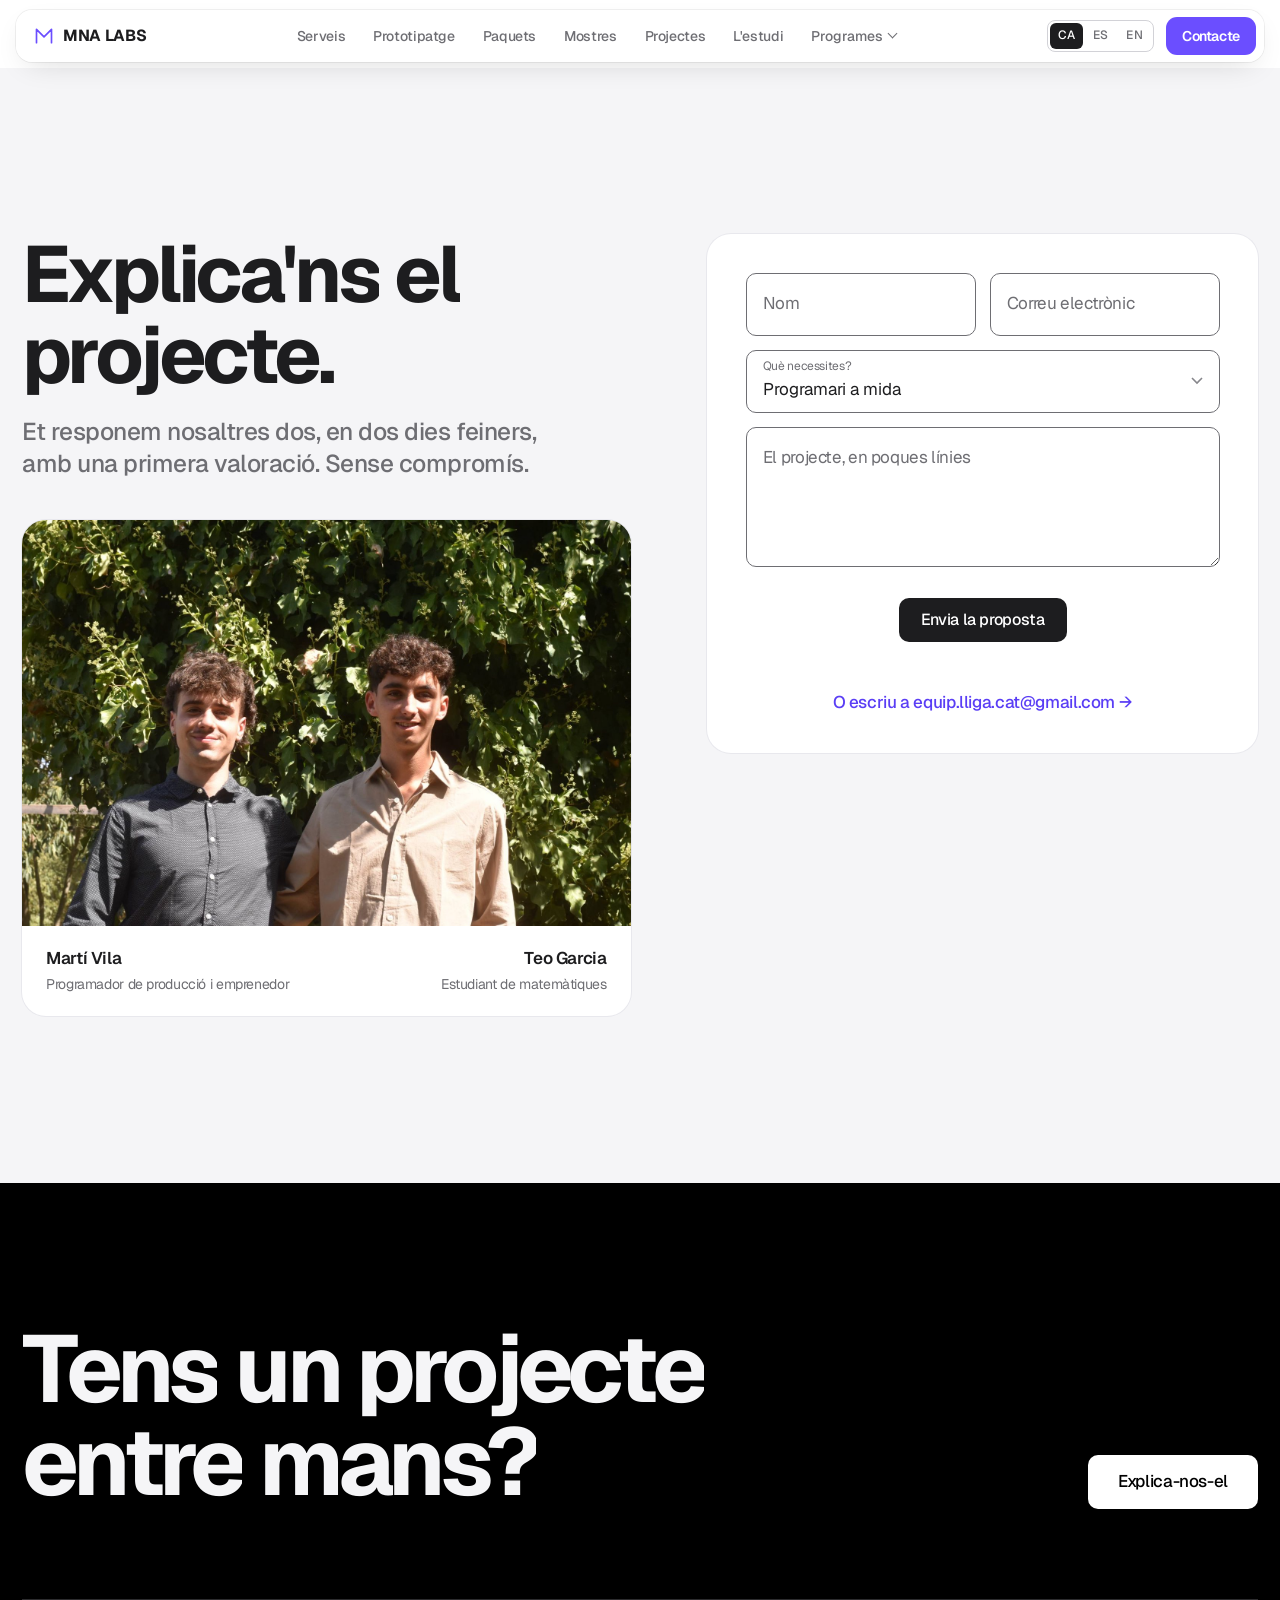
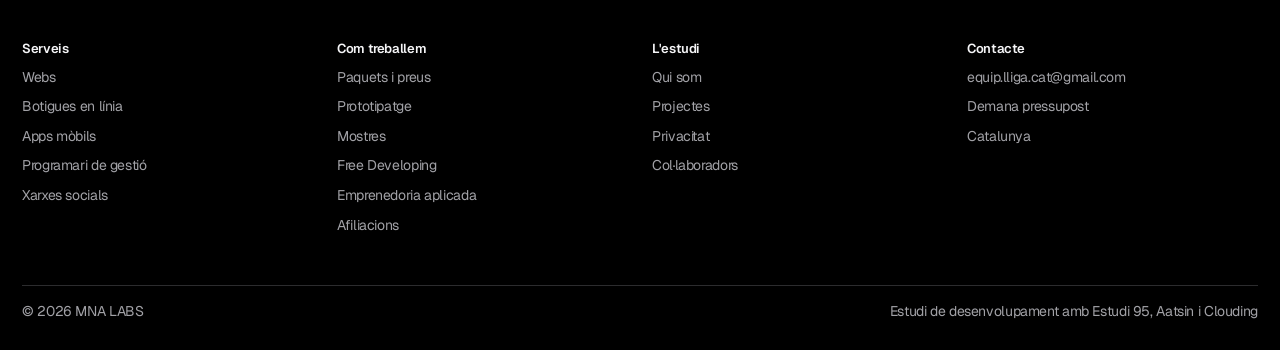
<file: contacte.html>
<!doctype html>
<html lang="ca">
<head>
<meta charset="utf-8">
<meta name="viewport" content="width=device-width, initial-scale=1">
<title>Contacte · MNA LABS</title>
<meta name="description" content="Explica'ns el projecte i et responem en dos dies feiners amb una primera valoració.">
<meta name="theme-color" content="#f5f5f7">
<link rel="canonical" href="https://lligacat.github.io/mna-labs/contacte.html">
<link rel="icon" href="favicon.svg" type="image/svg+xml">
<link rel="apple-touch-icon" href="apple-touch-icon.png">
<meta property="og:type" content="website">
<meta property="og:site_name" content="MNA LABS">
<meta property="og:locale" content="ca_ES">
<meta property="og:title" content="Contacte · MNA LABS">
<meta property="og:description" content="Explica'ns el projecte i et responem en dos dies feiners amb una primera valoració.">
<meta property="og:url" content="https://lligacat.github.io/mna-labs/contacte.html">
<meta property="og:image" content="https://lligacat.github.io/mna-labs/og.png">
<meta property="og:image:width" content="1200">
<meta property="og:image:height" content="630">
<meta name="twitter:card" content="summary_large_image">
<link rel="preconnect" href="https://fonts.googleapis.com">
<link rel="preconnect" href="https://fonts.gstatic.com" crossorigin>
<link href="https://fonts.googleapis.com/css2?family=Geist:wght@400;500;600;700;800&display=swap" rel="stylesheet">
<link rel="stylesheet" href="assets/site.css">
<link rel="stylesheet" href="assets/pages.css">
</head>
<body data-page="contacte">
<a class="skip" href="#main">Salta al contingut</a>
<header class="nav" id="nav">
  <div class="nav-in">
    <a href="index.html" class="logo" aria-label="MNA LABS, inici">
      <svg viewBox="0 0 24 24" fill="none" aria-hidden="true"><path d="M3 20V4l9 9 9-9v16" stroke="currentColor" stroke-width="2" stroke-linejoin="round" stroke-linecap="round"/></svg>
      MNA LABS
    </a>
    <nav class="nav-links" id="navLinks" aria-label="Principal">
      <span class="nav-ind" id="navInd" aria-hidden="true"></span>
      <a href="serveis.html" data-page="serveis">Serveis</a>
      <a href="prototipatge.html" data-page="prototipatge">Prototipatge</a>
      <a href="paquets.html" data-page="paquets">Paquets</a>
      <a href="mostres.html" data-page="mostres">Mostres</a>
      <a href="projectes.html" data-page="projectes">Projectes</a>
      <a href="estudi.html" data-page="estudi">L'estudi</a>
      <div class="nav-dd" id="navDd">
        <button type="button" class="nav-dd-b" aria-expanded="false" aria-controls="navDdM">Programes</button>
        <div class="nav-dd-m" id="navDdM">
          <a href="free-developing.html" data-page="free-developing">Free Developing<small>El fem ara, el pagues més endavant</small></a>
          <a href="emprenedoria.html" data-page="emprenedoria">Emprenedoria aplicada<small>Noves línies de negoci per a empreses</small></a>
          <a href="afiliacions.html" data-page="afiliacions">Afiliacions<small>Descomptes en el que ja compres</small></a>
        </div>
      </div>
    </nav>
    <div class="nav-right">
      <div class="lang" role="group" aria-label="Idioma">
        <button type="button" data-lang="ca" aria-pressed="true">CA</button><button type="button" data-lang="es" aria-pressed="false">ES</button><button type="button" data-lang="en" aria-pressed="false">EN</button>
      </div>
      <a href="contacte.html" class="nav-cta" data-page="contacte">Contacte</a>
      <button type="button" class="nav-burger" id="navBurger" aria-label="Menú" aria-expanded="false" aria-controls="navLinks"><i></i><i></i></button>
    </div>
    <span class="nav-prog" id="navProg"></span>
  </div>
</header>

<main id="main">
<!-- CONTACTE -->
  <section class="sec paper" id="contacte">
    <div class="wide ct-grid">
      <div class="ct-team rv">
        <h2 class="h-sec split">Explica'ns el projecte.</h2>
        <p class="sub">Et responem nosaltres dos, en dos dies feiners, amb una primera valoració. Sense compromís.</p>
        <figure class="ct-photo">
          <img src="img/equip.jpg" alt="Martí Vila i Teo Garcia, l'equip de MNA LABS" width="1600" height="1067" loading="lazy">
          <figcaption>
            <div><b>Martí Vila</b><span>Programador de producció i emprenedor</span></div>
            <div><b>Teo Garcia</b><span>Estudiant de matemàtiques</span></div>
          </figcaption>
        </figure>
      </div>
      <div class="ct-form rv">
        <form id="form" novalidate>
          <div class="row">
            <div class="field"><input id="f-nom" name="nom" autocomplete="name" placeholder=" " required><label for="f-nom">Nom</label></div>
            <div class="field"><input id="f-mail" name="email" type="email" autocomplete="email" placeholder=" " required><label for="f-mail">Correu electrònic</label></div>
          </div>
          <div class="field">
            <select id="f-tipus" name="tipus"><option value="Programari a mida">Programari a mida</option><option value="Plataforma SaaS">Plataforma SaaS</option><option value="App mòbil">App mòbil</option><option value="Web">Web</option><option value="Ecommerce">Ecommerce</option><option value="Xarxes socials">Xarxes socials</option><option value="Prototipatge">Prototipatge</option><option value="Free Developing">Free Developing</option><option value="Afiliacions">Afiliacions</option><option value="Emprenedoria aplicada">Emprenedoria aplicada</option><option value="Encara no ho sé">Encara no ho sé</option></select>
            <label for="f-tipus">Què necessites?</label>
          </div>
          <div class="field"><textarea id="f-msg" name="missatge" placeholder=" " required></textarea><label for="f-msg">El projecte, en poques línies</label></div>
          <div class="submit">
            <button class="btn mag" type="submit">Envia la proposta</button>
            <p class="note" id="note" role="status"></p>
            <a class="more" href="mailto:equip.lliga.cat@gmail.com">O escriu a equip.lliga.cat@gmail.com</a>
          </div>
        </form>
      </div>
    </div>
  </section>
</main>
<footer class="foot">
  <div class="wide">
    <div class="foot-cta">
      <p class="foot-big split">Tens un projecte entre mans?</p>
      <a href="contacte.html" class="btn btn-light mag">Explica-nos-el</a>
    </div>
    <div class="fcols">
      <div><h4>Serveis</h4><a href="serveis.html#webs">Webs</a><a href="serveis.html#botigues">Botigues en línia</a><a href="serveis.html#apps">Apps mòbils</a><a href="serveis.html#programari">Programari de gestió</a><a href="serveis.html#xarxes">Xarxes socials</a></div>
      <div><h4>Com treballem</h4><a href="paquets.html">Paquets i preus</a><a href="prototipatge.html">Prototipatge</a><a href="mostres.html">Mostres</a><a href="free-developing.html">Free Developing</a><a href="emprenedoria.html">Emprenedoria aplicada</a><a href="afiliacions.html">Afiliacions</a></div>
      <div><h4>L'estudi</h4><a href="estudi.html">Qui som</a><a href="projectes.html">Projectes</a><a href="estudi.html#privacitat">Privacitat</a><a href="estudi.html#collaboradors">Col·laboradors</a></div>
      <div><h4>Contacte</h4><a href="mailto:equip.lliga.cat@gmail.com">equip.lliga.cat@gmail.com</a><a href="contacte.html">Demana pressupost</a><span>Catalunya</span></div>
    </div>
    <div class="fbot"><span>© 2026 MNA LABS</span><span>Estudi de desenvolupament amb Estudi 95, Aatsin i Clouding</span></div>
  </div>
</footer>

<script src="assets/i18n.js"></script>
<script src="assets/i18n-pages.js"></script>
<script src="assets/i18n-noves.js"></script>

<script src="assets/site.js"></script>
</body>
</html>
</file>
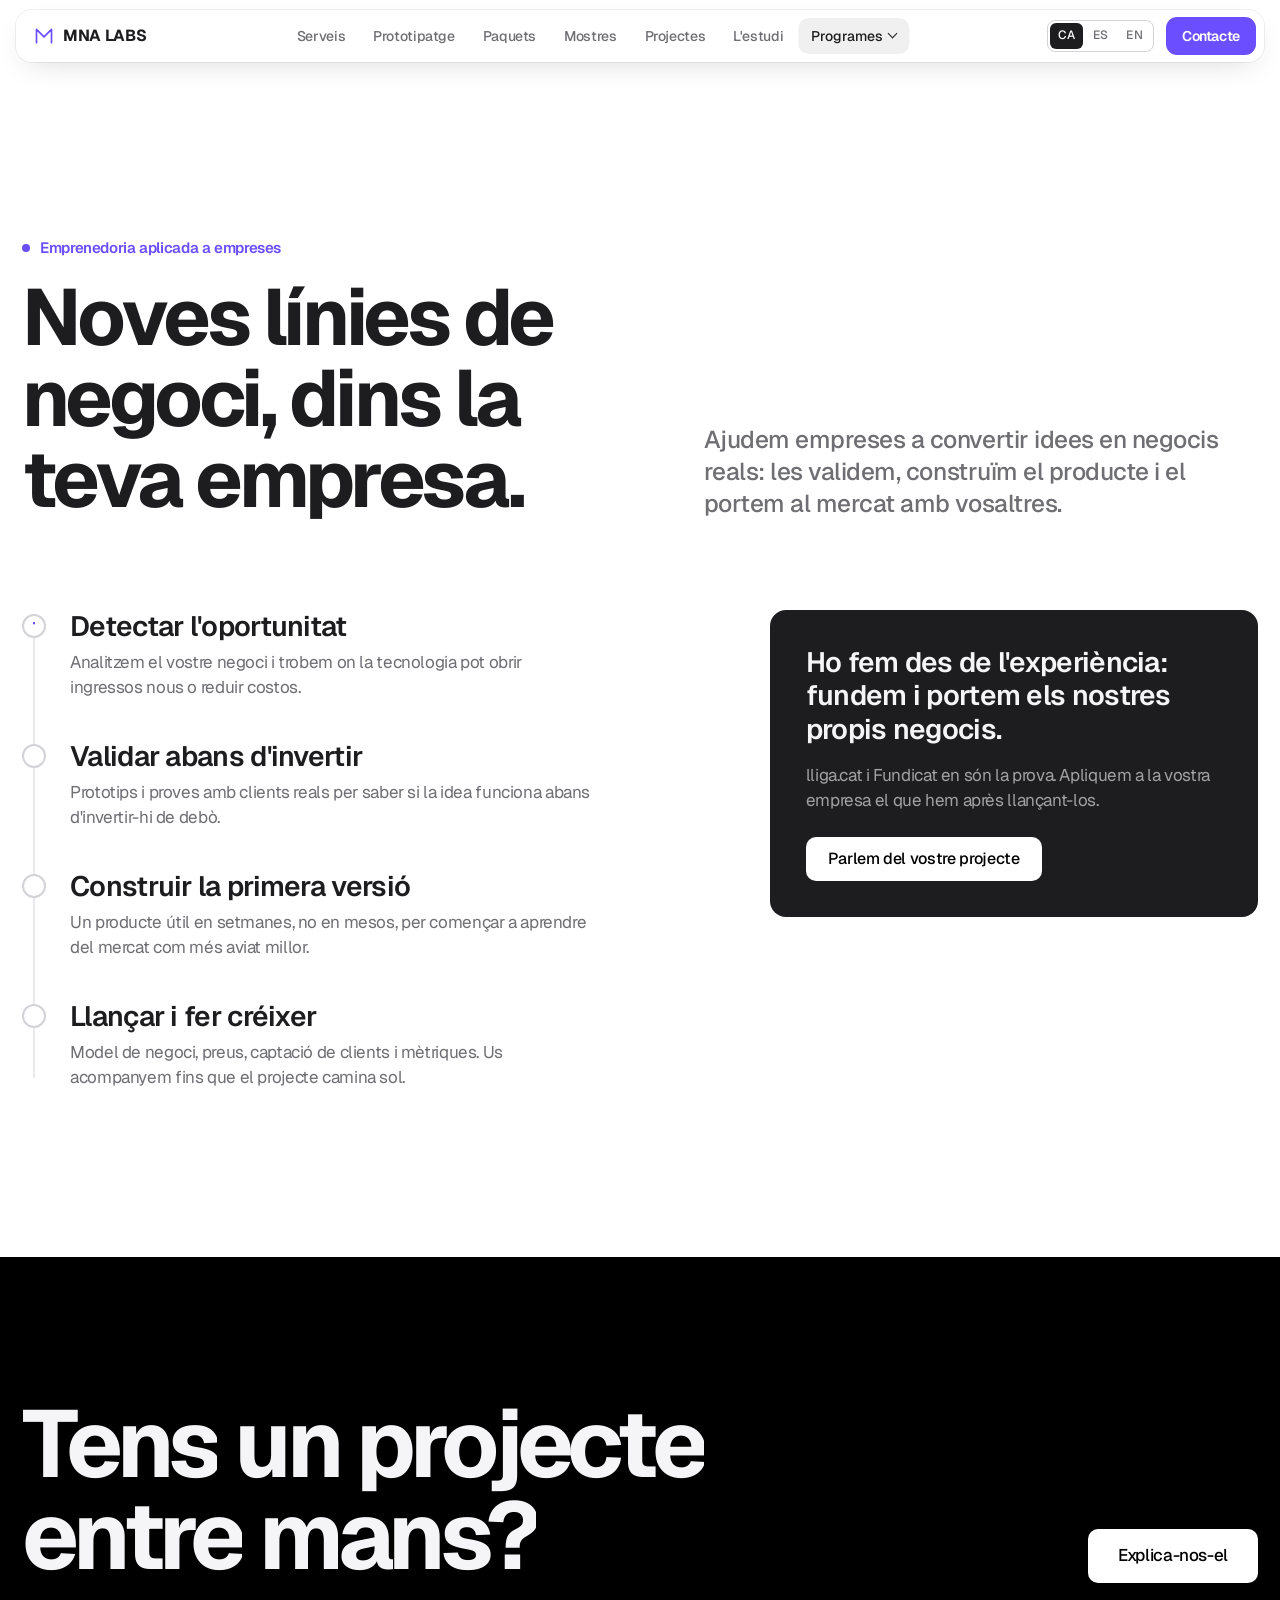
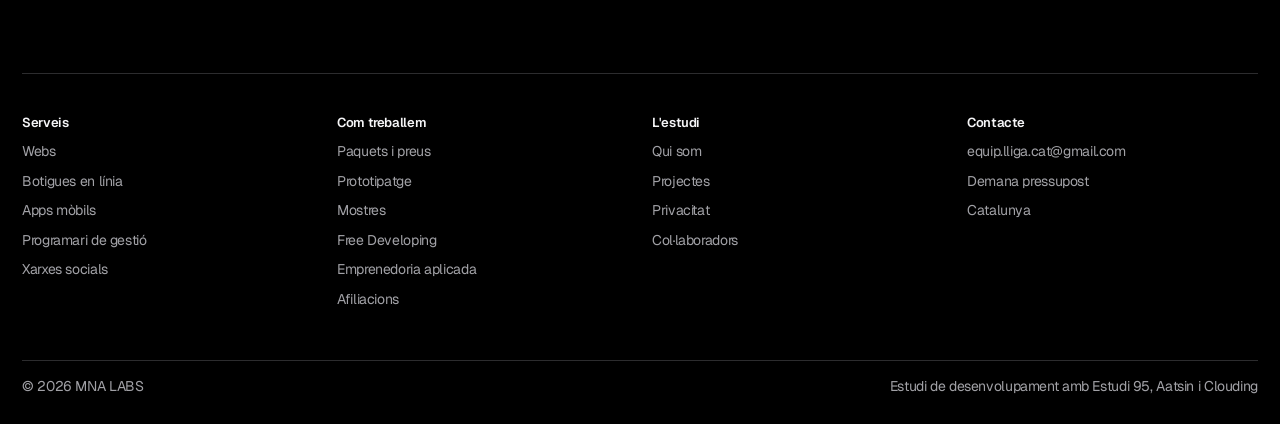
<file: emprenedoria.html>
<!doctype html>
<html lang="ca">
<head>
<meta charset="utf-8">
<meta name="viewport" content="width=device-width, initial-scale=1">
<title>Emprenedoria aplicada · MNA LABS</title>
<meta name="description" content="Ajudem empreses a obrir noves línies de negoci: les validem, construïm el producte i el portem al mercat.">
<meta name="theme-color" content="#f5f5f7">
<link rel="canonical" href="https://lligacat.github.io/mna-labs/emprenedoria.html">
<link rel="icon" href="favicon.svg" type="image/svg+xml">
<link rel="apple-touch-icon" href="apple-touch-icon.png">
<meta property="og:type" content="website">
<meta property="og:site_name" content="MNA LABS">
<meta property="og:locale" content="ca_ES">
<meta property="og:title" content="Emprenedoria aplicada · MNA LABS">
<meta property="og:description" content="Ajudem empreses a obrir noves línies de negoci: les validem, construïm el producte i el portem al mercat.">
<meta property="og:url" content="https://lligacat.github.io/mna-labs/emprenedoria.html">
<meta property="og:image" content="https://lligacat.github.io/mna-labs/og.png">
<meta property="og:image:width" content="1200">
<meta property="og:image:height" content="630">
<meta name="twitter:card" content="summary_large_image">
<link rel="preconnect" href="https://fonts.googleapis.com">
<link rel="preconnect" href="https://fonts.gstatic.com" crossorigin>
<link href="https://fonts.googleapis.com/css2?family=Geist:wght@400;500;600;700;800&display=swap" rel="stylesheet">
<link rel="stylesheet" href="assets/site.css">
<link rel="stylesheet" href="assets/pages.css">
</head>
<body data-page="emprenedoria">
<a class="skip" href="#main">Salta al contingut</a>
<header class="nav" id="nav">
  <div class="nav-in">
    <a href="index.html" class="logo" aria-label="MNA LABS, inici">
      <svg viewBox="0 0 24 24" fill="none" aria-hidden="true"><path d="M3 20V4l9 9 9-9v16" stroke="currentColor" stroke-width="2" stroke-linejoin="round" stroke-linecap="round"/></svg>
      MNA LABS
    </a>
    <nav class="nav-links" id="navLinks" aria-label="Principal">
      <span class="nav-ind" id="navInd" aria-hidden="true"></span>
      <a href="serveis.html" data-page="serveis">Serveis</a>
      <a href="prototipatge.html" data-page="prototipatge">Prototipatge</a>
      <a href="paquets.html" data-page="paquets">Paquets</a>
      <a href="mostres.html" data-page="mostres">Mostres</a>
      <a href="projectes.html" data-page="projectes">Projectes</a>
      <a href="estudi.html" data-page="estudi">L'estudi</a>
      <div class="nav-dd" id="navDd">
        <button type="button" class="nav-dd-b" aria-expanded="false" aria-controls="navDdM">Programes</button>
        <div class="nav-dd-m" id="navDdM">
          <a href="free-developing.html" data-page="free-developing">Free Developing<small>El fem ara, el pagues més endavant</small></a>
          <a href="emprenedoria.html" data-page="emprenedoria">Emprenedoria aplicada<small>Noves línies de negoci per a empreses</small></a>
          <a href="afiliacions.html" data-page="afiliacions">Afiliacions<small>Descomptes en el que ja compres</small></a>
        </div>
      </div>
    </nav>
    <div class="nav-right">
      <div class="lang" role="group" aria-label="Idioma">
        <button type="button" data-lang="ca" aria-pressed="true">CA</button><button type="button" data-lang="es" aria-pressed="false">ES</button><button type="button" data-lang="en" aria-pressed="false">EN</button>
      </div>
      <a href="contacte.html" class="nav-cta" data-page="contacte">Contacte</a>
      <button type="button" class="nav-burger" id="navBurger" aria-label="Menú" aria-expanded="false" aria-controls="navLinks"><i></i><i></i></button>
    </div>
    <span class="nav-prog" id="navProg"></span>
  </div>
</header>

<main id="main">
<!-- EMPRENEDORIA APLICADA -->
  <section class="sec" id="emprenedoria">
    <div class="wide">
      <div class="sec-intro rv">
        <div><span class="ent-name"><i></i>Emprenedoria aplicada a empreses</span><h2 class="h-sec">Noves línies de negoci, dins la teva empresa.</h2></div>
        <p class="sub">Ajudem empreses a convertir idees en negocis reals: les validem, construïm el producte i el portem al mercat amb vosaltres.</p>
      </div>
      <div class="ent">
        <ol class="ent-steps" id="entSteps">
          <li><b>Detectar l'oportunitat</b><p>Analitzem el vostre negoci i trobem on la tecnologia pot obrir ingressos nous o reduir costos.</p></li>
          <li><b>Validar abans d'invertir</b><p>Prototips i proves amb clients reals per saber si la idea funciona abans d'invertir-hi de debò.</p></li>
          <li><b>Construir la primera versió</b><p>Un producte útil en setmanes, no en mesos, per començar a aprendre del mercat com més aviat millor.</p></li>
          <li><b>Llançar i fer créixer</b><p>Model de negoci, preus, captació de clients i mètriques. Us acompanyem fins que el projecte camina sol.</p></li>
        </ol>
        <aside class="ent-aside rv">
          <p class="ent-q">Ho fem des de l'experiència: fundem i portem els nostres propis negocis.</p>
          <p class="ent-s">lliga.cat i Fundicat en són la prova. Apliquem a la vostra empresa el que hem après llançant-los.</p>
          <a href="#contacte" class="btn mag" id="entCta">Parlem del vostre projecte</a>
        </aside>
      </div>
    </div>
  </section>
</main>
<footer class="foot">
  <div class="wide">
    <div class="foot-cta">
      <p class="foot-big split">Tens un projecte entre mans?</p>
      <a href="contacte.html" class="btn btn-light mag">Explica-nos-el</a>
    </div>
    <div class="fcols">
      <div><h4>Serveis</h4><a href="serveis.html#webs">Webs</a><a href="serveis.html#botigues">Botigues en línia</a><a href="serveis.html#apps">Apps mòbils</a><a href="serveis.html#programari">Programari de gestió</a><a href="serveis.html#xarxes">Xarxes socials</a></div>
      <div><h4>Com treballem</h4><a href="paquets.html">Paquets i preus</a><a href="prototipatge.html">Prototipatge</a><a href="mostres.html">Mostres</a><a href="free-developing.html">Free Developing</a><a href="emprenedoria.html">Emprenedoria aplicada</a><a href="afiliacions.html">Afiliacions</a></div>
      <div><h4>L'estudi</h4><a href="estudi.html">Qui som</a><a href="projectes.html">Projectes</a><a href="estudi.html#privacitat">Privacitat</a><a href="estudi.html#collaboradors">Col·laboradors</a></div>
      <div><h4>Contacte</h4><a href="mailto:equip.lliga.cat@gmail.com">equip.lliga.cat@gmail.com</a><a href="contacte.html">Demana pressupost</a><span>Catalunya</span></div>
    </div>
    <div class="fbot"><span>© 2026 MNA LABS</span><span>Estudi de desenvolupament amb Estudi 95, Aatsin i Clouding</span></div>
  </div>
</footer>

<script src="assets/i18n.js"></script>
<script src="assets/i18n-pages.js"></script>
<script src="assets/i18n-noves.js"></script>

<script src="assets/site.js"></script>
</body>
</html>
</file>
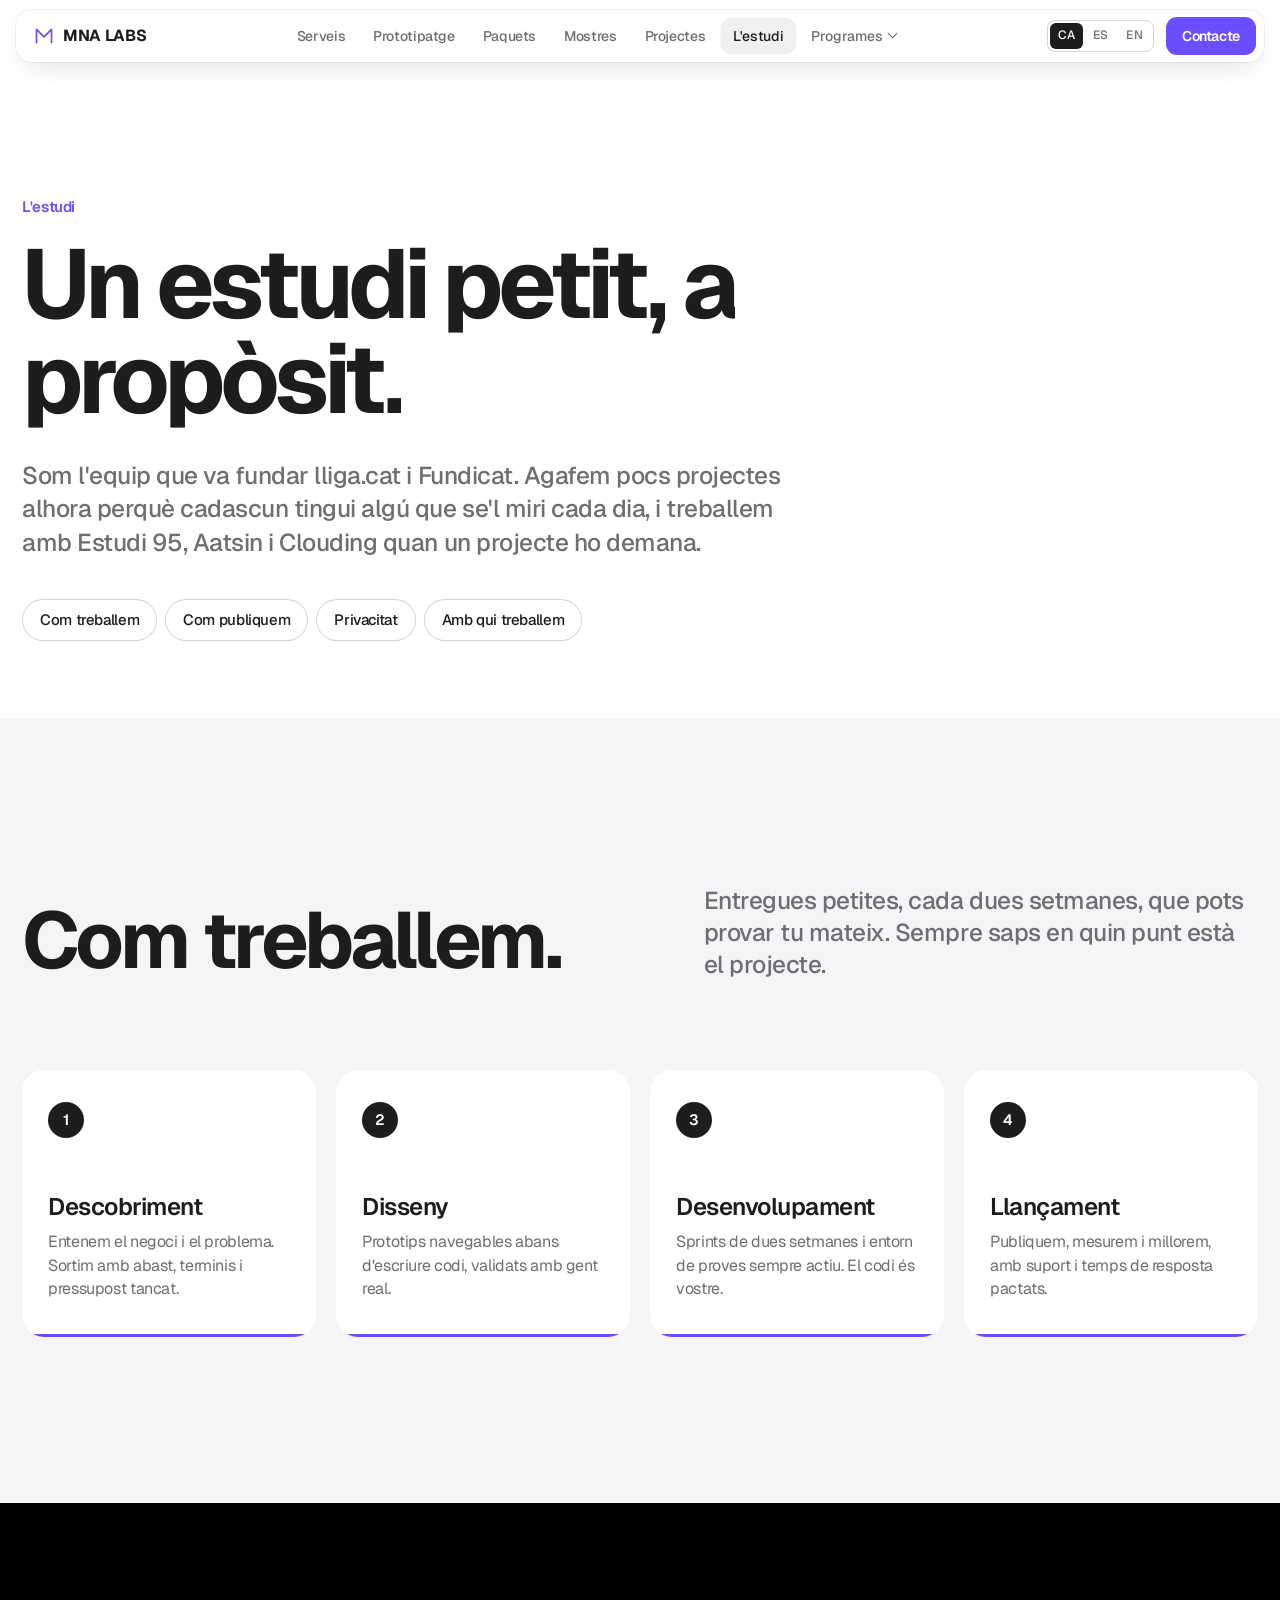
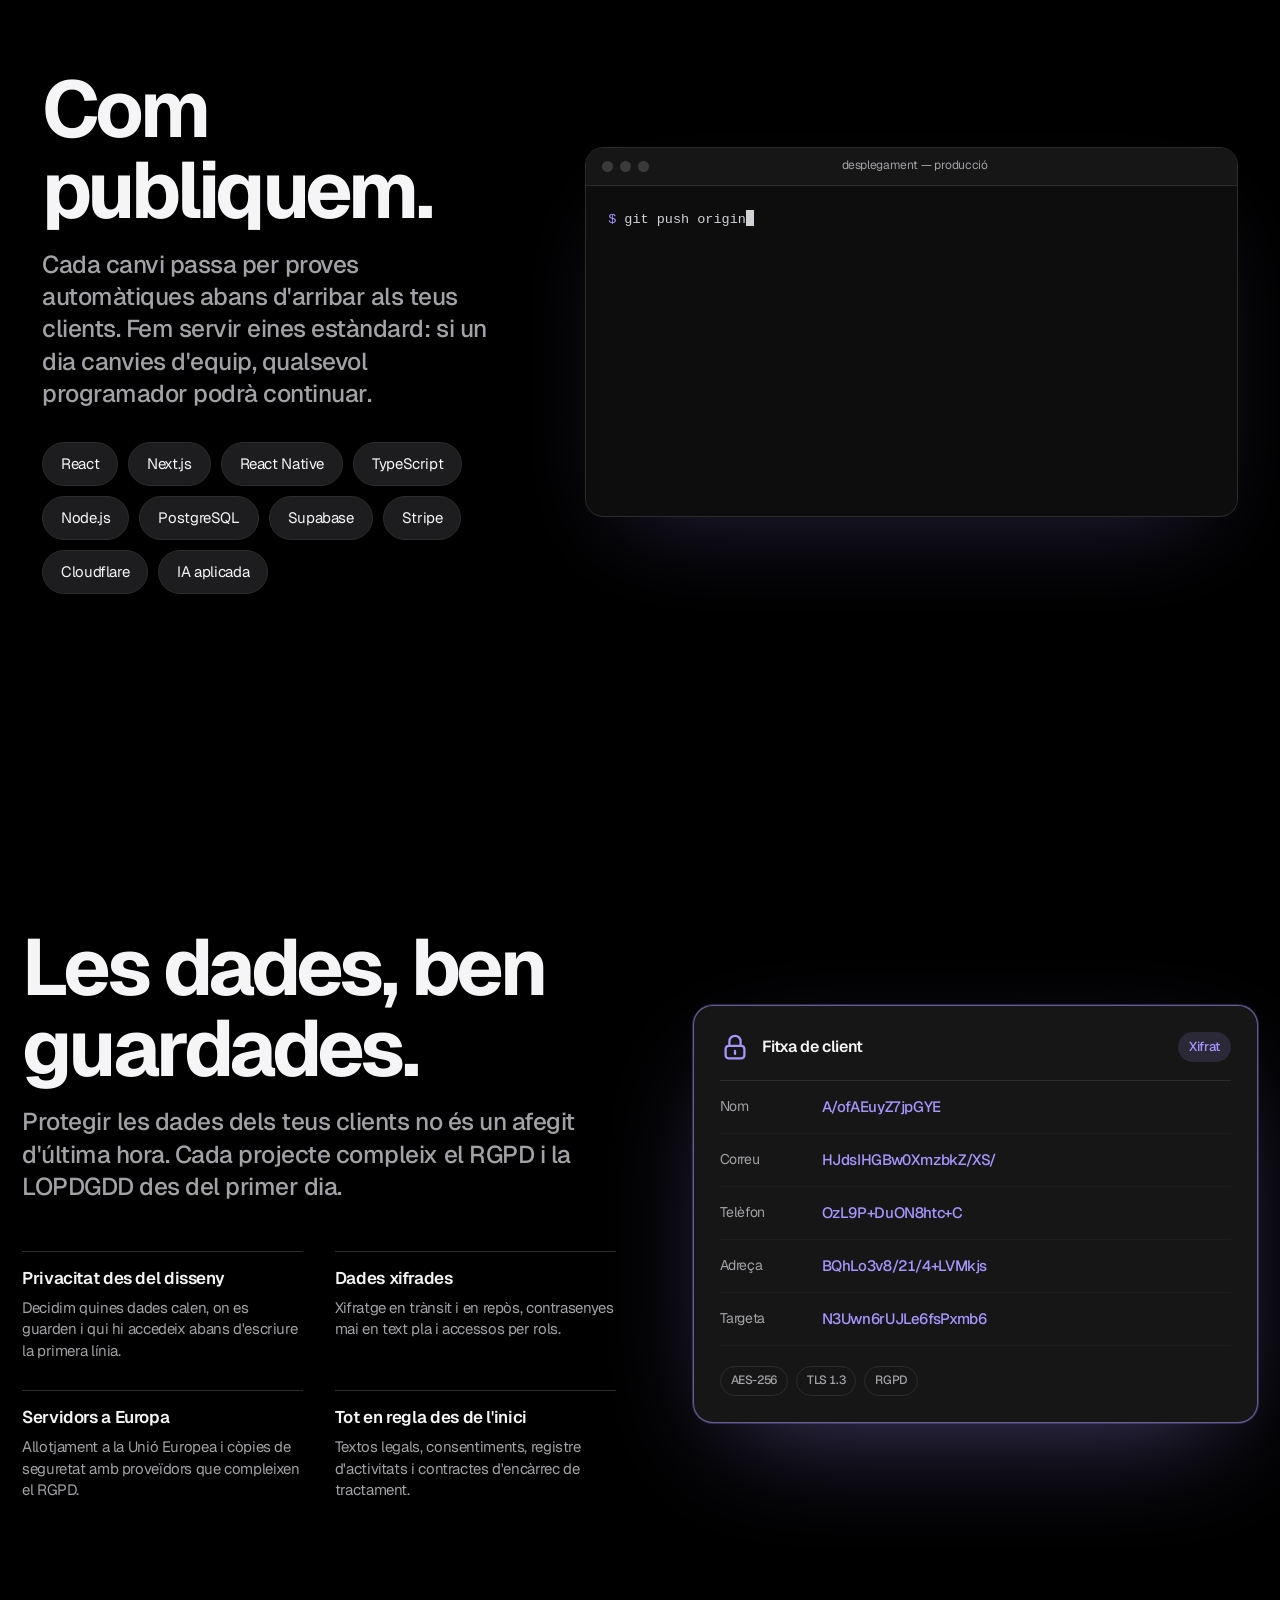
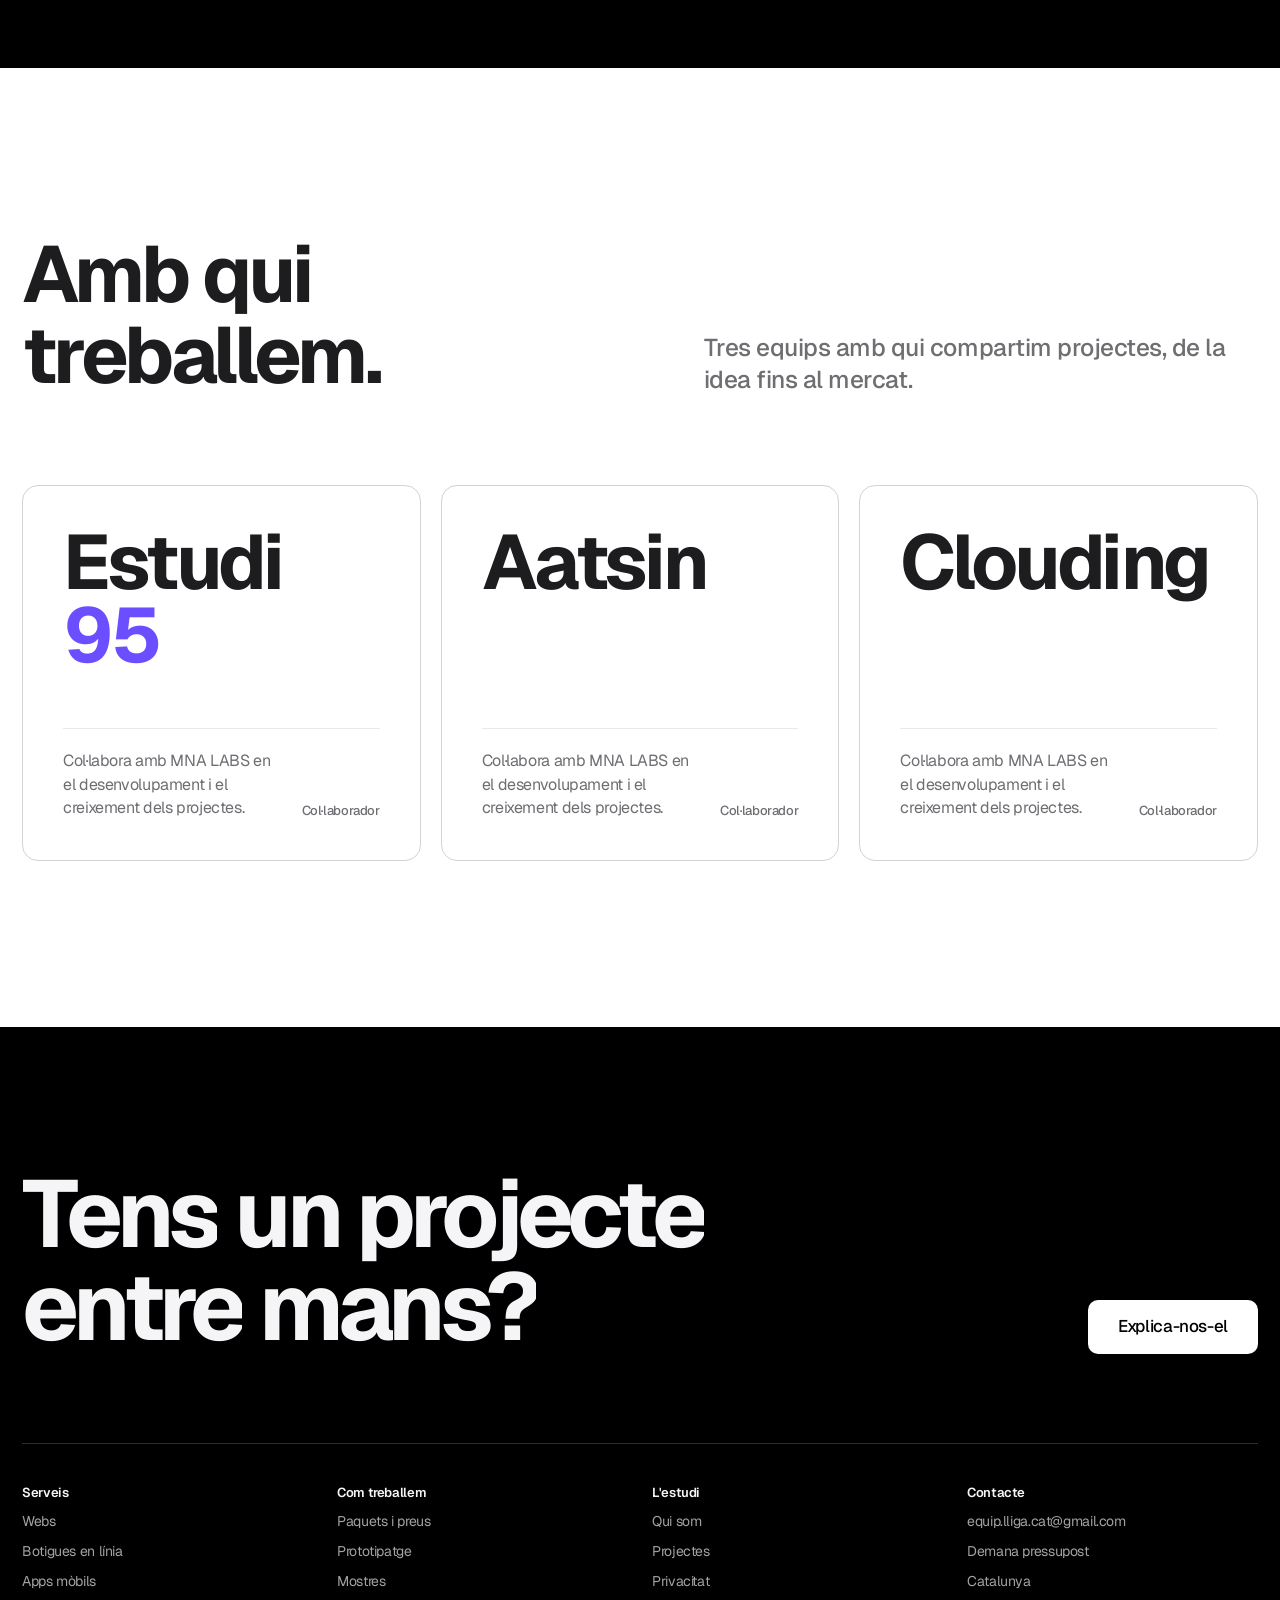
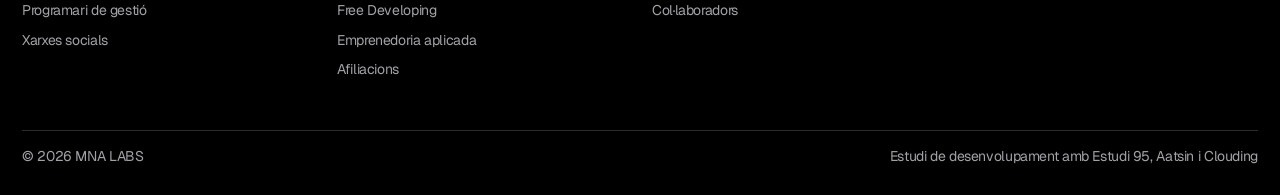
<file: estudi.html>
<!doctype html>
<html lang="ca">
<head>
<meta charset="utf-8">
<meta name="viewport" content="width=device-width, initial-scale=1">
<title>L'estudi · MNA LABS</title>
<meta name="description" content="Qui som, com treballem i com protegim les dades dels teus clients.">
<meta name="theme-color" content="#f5f5f7">
<link rel="canonical" href="https://lligacat.github.io/mna-labs/estudi.html">
<link rel="icon" href="favicon.svg" type="image/svg+xml">
<link rel="apple-touch-icon" href="apple-touch-icon.png">
<meta property="og:type" content="website">
<meta property="og:site_name" content="MNA LABS">
<meta property="og:locale" content="ca_ES">
<meta property="og:title" content="L'estudi · MNA LABS">
<meta property="og:description" content="Qui som, com treballem i com protegim les dades dels teus clients.">
<meta property="og:url" content="https://lligacat.github.io/mna-labs/estudi.html">
<meta property="og:image" content="https://lligacat.github.io/mna-labs/og.png">
<meta property="og:image:width" content="1200">
<meta property="og:image:height" content="630">
<meta name="twitter:card" content="summary_large_image">
<link rel="preconnect" href="https://fonts.googleapis.com">
<link rel="preconnect" href="https://fonts.gstatic.com" crossorigin>
<link href="https://fonts.googleapis.com/css2?family=Geist:wght@400;500;600;700;800&display=swap" rel="stylesheet">
<link rel="stylesheet" href="assets/site.css">
<link rel="stylesheet" href="assets/pages.css">
</head>
<body data-page="estudi">
<a class="skip" href="#main">Salta al contingut</a>
<header class="nav" id="nav">
  <div class="nav-in">
    <a href="index.html" class="logo" aria-label="MNA LABS, inici">
      <svg viewBox="0 0 24 24" fill="none" aria-hidden="true"><path d="M3 20V4l9 9 9-9v16" stroke="currentColor" stroke-width="2" stroke-linejoin="round" stroke-linecap="round"/></svg>
      MNA LABS
    </a>
    <nav class="nav-links" id="navLinks" aria-label="Principal">
      <span class="nav-ind" id="navInd" aria-hidden="true"></span>
      <a href="serveis.html" data-page="serveis">Serveis</a>
      <a href="prototipatge.html" data-page="prototipatge">Prototipatge</a>
      <a href="paquets.html" data-page="paquets">Paquets</a>
      <a href="mostres.html" data-page="mostres">Mostres</a>
      <a href="projectes.html" data-page="projectes">Projectes</a>
      <a href="estudi.html" data-page="estudi">L'estudi</a>
      <div class="nav-dd" id="navDd">
        <button type="button" class="nav-dd-b" aria-expanded="false" aria-controls="navDdM">Programes</button>
        <div class="nav-dd-m" id="navDdM">
          <a href="free-developing.html" data-page="free-developing">Free Developing<small>El fem ara, el pagues més endavant</small></a>
          <a href="emprenedoria.html" data-page="emprenedoria">Emprenedoria aplicada<small>Noves línies de negoci per a empreses</small></a>
          <a href="afiliacions.html" data-page="afiliacions">Afiliacions<small>Descomptes en el que ja compres</small></a>
        </div>
      </div>
    </nav>
    <div class="nav-right">
      <div class="lang" role="group" aria-label="Idioma">
        <button type="button" data-lang="ca" aria-pressed="true">CA</button><button type="button" data-lang="es" aria-pressed="false">ES</button><button type="button" data-lang="en" aria-pressed="false">EN</button>
      </div>
      <a href="contacte.html" class="nav-cta" data-page="contacte">Contacte</a>
      <button type="button" class="nav-burger" id="navBurger" aria-label="Menú" aria-expanded="false" aria-controls="navLinks"><i></i><i></i></button>
    </div>
    <span class="nav-prog" id="navProg"></span>
  </div>
</header>

<main id="main">
<header class="phead">
    <div class="wide">
      <p class="phead-k">L'estudi</p>
      <h1 class="phead-h split">Un estudi petit, a propòsit.</h1>
      <p class="phead-p">Som l'equip que va fundar lliga.cat i Fundicat. Agafem pocs projectes alhora perquè cadascun tingui algú que se'l miri cada dia, i treballem amb Estudi 95, Aatsin i Clouding quan un projecte ho demana.</p>
      <nav class="subnav" aria-label="L'estudi">
        <a href="#proces">Com treballem</a><a href="#tecnologia">Com publiquem</a><a href="#privacitat">Privacitat</a><a href="#collaboradors">Amb qui treballem</a>
      </nav>
    </div>
  </header>

<!-- PROCÉS -->
  <section class="sec paper" id="proces">
    <div class="wide">
      <div class="sec-intro rv">
        <h2 class="h-sec">Com treballem.</h2>
        <p class="sub">Entregues petites, cada dues setmanes, que pots provar tu mateix. Sempre saps en quin punt està el projecte.</p>
      </div>
      <div class="steps">
        <div class="step rv"><span class="n">1</span><h3>Descobriment</h3><p>Entenem el negoci i el problema. Sortim amb abast, terminis i pressupost tancat.</p></div>
        <div class="step rv"><span class="n">2</span><h3>Disseny</h3><p>Prototips navegables abans d'escriure codi, validats amb gent real.</p></div>
        <div class="step rv"><span class="n">3</span><h3>Desenvolupament</h3><p>Sprints de dues setmanes i entorn de proves sempre actiu. El codi és vostre.</p></div>
        <div class="step rv"><span class="n">4</span><h3>Llançament</h3><p>Publiquem, mesurem i millorem, amb suport i temps de resposta pactats.</p></div>
      </div>
    </div>
  </section>


<!-- TECNOLOGIA + TERMINAL -->
  <section class="sec dark nav-dark" id="tecnologia">
    <div class="wide tech" style="max-width:1240px">
      <div class="rv">
        <h2 class="h-sec">Com publiquem.</h2>
        <p class="sub">Cada canvi passa per proves automàtiques abans d'arribar als teus clients. Fem servir eines estàndard: si un dia canvies d'equip, qualsevol programador podrà continuar.</p>
        <div class="chips"><span>React</span><span>Next.js</span><span>React Native</span><span>TypeScript</span><span>Node.js</span><span>PostgreSQL</span><span>Supabase</span><span>Stripe</span><span>Cloudflare</span><span>IA aplicada</span></div>
      </div>
      <div class="term rv" aria-label="Exemple d'un desplegament automàtic">
        <div class="bar"><i></i><i></i><i></i><span>desplegament — producció</span></div>
        <pre id="term"></pre>
      </div>
    </div>
  </section>


<!-- PRIVACITAT -->
  <section class="sec dark priv nav-dark" id="privacitat">
    <div class="wide priv-grid">
      <div class="priv-copy">
        <div class="rv">
          <h2 class="h-sec">Les dades, ben guardades.</h2>
          <p class="sub">Protegir les dades dels teus clients no és un afegit d'última hora. Cada projecte compleix el RGPD i la LOPDGDD des del primer dia.</p>
        </div>
        <div class="priv-list">
          <div class="rv"><b>Privacitat des del disseny</b><p>Decidim quines dades calen, on es guarden i qui hi accedeix abans d'escriure la primera línia.</p></div>
          <div class="rv"><b>Dades xifrades</b><p>Xifratge en trànsit i en repòs, contrasenyes mai en text pla i accessos per rols.</p></div>
          <div class="rv"><b>Servidors a Europa</b><p>Allotjament a la Unió Europea i còpies de seguretat amb proveïdors que compleixen el RGPD.</p></div>
          <div class="rv"><b>Tot en regla des de l'inici</b><p>Textos legals, consentiments, registre d'activitats i contractes d'encàrrec de tractament.</p></div>
        </div>
      </div>
      <div class="vault rv" id="vault" aria-label="Animació: les dades d'un client es xifren">
        <div class="v-head">
          <svg viewBox="0 0 24 24" fill="none" stroke="currentColor" stroke-width="1.8" stroke-linecap="round" aria-hidden="true"><path class="v-shackle" d="M7.5 11V7.5a4.5 4.5 0 0 1 9 0V11"/><rect x="4.5" y="11" width="15" height="10" rx="2.5"/><path d="M12 15v2.5"/></svg>
          <span class="v-title">Fitxa de client</span><span class="v-state" id="vState">Dades en clar</span>
        </div>
        <dl>
          <div><dt>Nom</dt><dd data-plain="Laia Puig Serra"></dd></div>
          <div><dt>Correu</dt><dd data-plain="laia.puig@correu.cat"></dd></div>
          <div><dt>Telèfon</dt><dd data-plain="+34 612 48 90 27"></dd></div>
          <div><dt>Adreça</dt><dd data-plain="C. Major 14, Manresa"></dd></div>
          <div><dt>Targeta</dt><dd data-plain="4539 •••• •••• 7712"></dd></div>
        </dl>
        <div class="v-foot"><span>AES-256</span><span>TLS 1.3</span><span>RGPD</span></div>
      </div>
    </div>
  </section>


<!-- COL·LABORADORS -->
  <section class="sec" id="collaboradors">
    <div class="wide">
      <div class="sec-intro rv">
        <h2 class="h-sec">Amb qui treballem.</h2>
        <p class="sub">Tres equips amb qui compartim projectes, de la idea fins al mercat.</p>
      </div>
      <div class="partners">
        <article class="partner rv">
          <span class="p-name">Estudi <em>95</em></span>
          <div class="p-row"><p>Col·labora amb MNA LABS en el desenvolupament i el creixement dels projectes.</p><span class="p-tag">Col·laborador</span></div>
        </article>
        <article class="partner rv">
          <span class="p-name">Aatsin</span>
          <div class="p-row"><p>Col·labora amb MNA LABS en el desenvolupament i el creixement dels projectes.</p><span class="p-tag">Col·laborador</span></div>
        </article>
        <article class="partner rv">
          <span class="p-name">Clouding</span>
          <div class="p-row"><p>Col·labora amb MNA LABS en el desenvolupament i el creixement dels projectes.</p><span class="p-tag">Col·laborador</span></div>
        </article>
      </div>
    </div>
  </section>
</main>
<footer class="foot">
  <div class="wide">
    <div class="foot-cta">
      <p class="foot-big split">Tens un projecte entre mans?</p>
      <a href="contacte.html" class="btn btn-light mag">Explica-nos-el</a>
    </div>
    <div class="fcols">
      <div><h4>Serveis</h4><a href="serveis.html#webs">Webs</a><a href="serveis.html#botigues">Botigues en línia</a><a href="serveis.html#apps">Apps mòbils</a><a href="serveis.html#programari">Programari de gestió</a><a href="serveis.html#xarxes">Xarxes socials</a></div>
      <div><h4>Com treballem</h4><a href="paquets.html">Paquets i preus</a><a href="prototipatge.html">Prototipatge</a><a href="mostres.html">Mostres</a><a href="free-developing.html">Free Developing</a><a href="emprenedoria.html">Emprenedoria aplicada</a><a href="afiliacions.html">Afiliacions</a></div>
      <div><h4>L'estudi</h4><a href="estudi.html">Qui som</a><a href="projectes.html">Projectes</a><a href="estudi.html#privacitat">Privacitat</a><a href="estudi.html#collaboradors">Col·laboradors</a></div>
      <div><h4>Contacte</h4><a href="mailto:equip.lliga.cat@gmail.com">equip.lliga.cat@gmail.com</a><a href="contacte.html">Demana pressupost</a><span>Catalunya</span></div>
    </div>
    <div class="fbot"><span>© 2026 MNA LABS</span><span>Estudi de desenvolupament amb Estudi 95, Aatsin i Clouding</span></div>
  </div>
</footer>

<script src="assets/i18n.js"></script>
<script src="assets/i18n-pages.js"></script>
<script src="assets/i18n-noves.js"></script>

<script src="assets/site.js"></script>
</body>
</html>
</file>
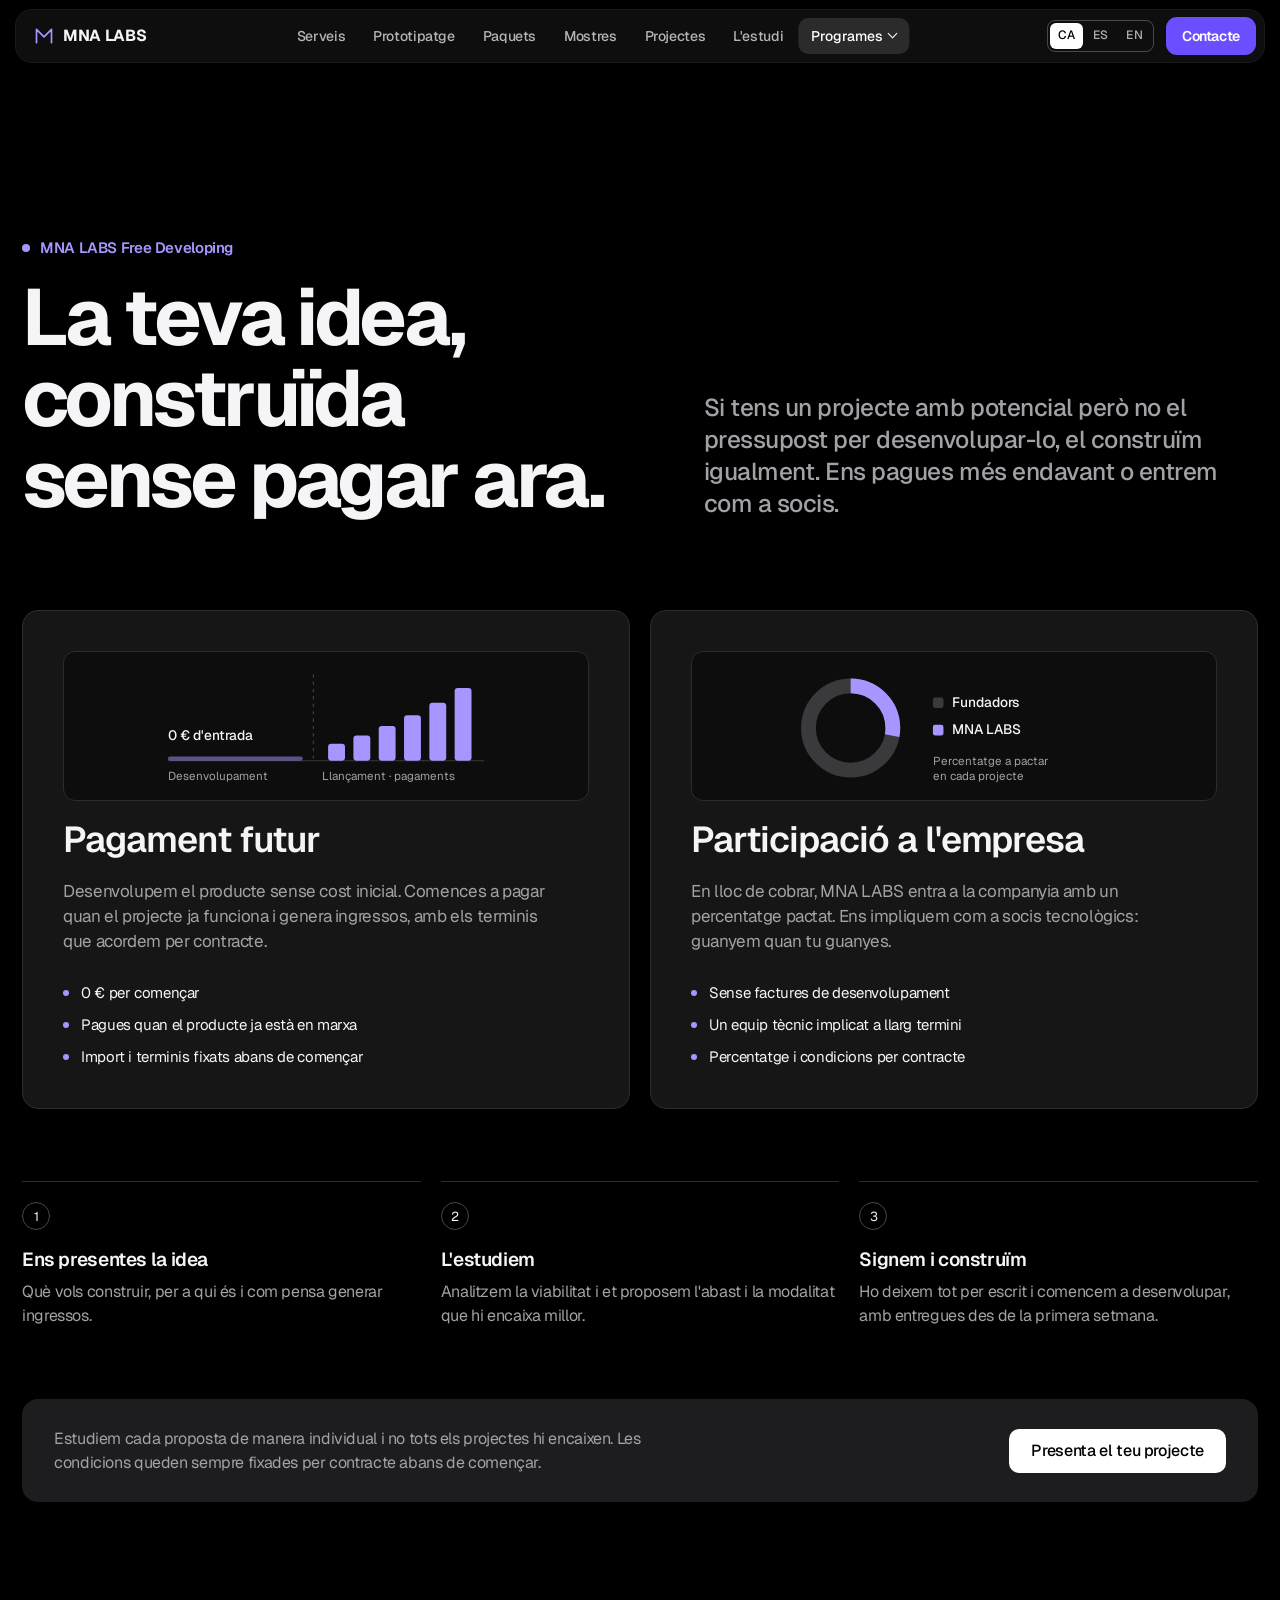
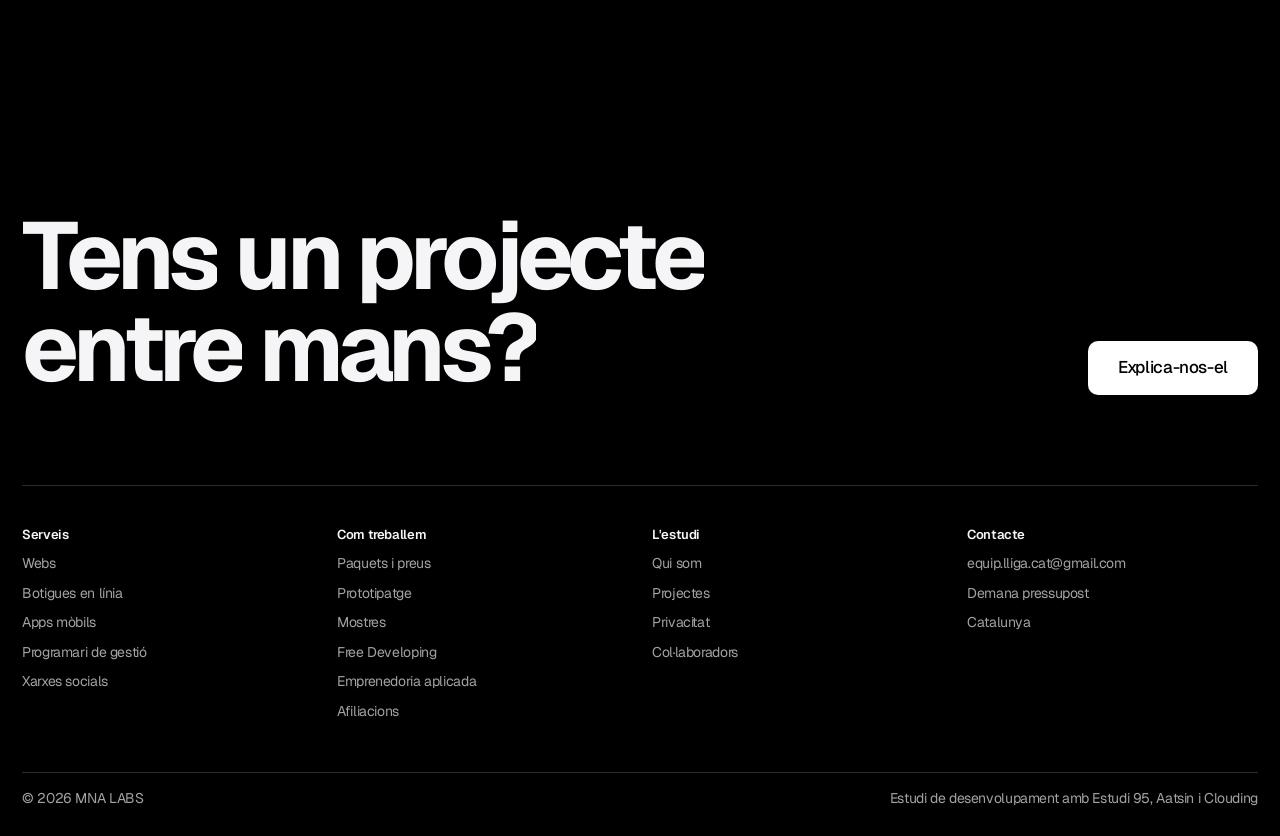
<file: free-developing.html>
<!doctype html>
<html lang="ca">
<head>
<meta charset="utf-8">
<meta name="viewport" content="width=device-width, initial-scale=1">
<title>Free Developing · MNA LABS</title>
<meta name="description" content="Desenvolupem el teu projecte sense cost inicial, a canvi d'un pagament futur o d'una participació a l'empresa.">
<meta name="theme-color" content="#000000">
<link rel="canonical" href="https://lligacat.github.io/mna-labs/free-developing.html">
<link rel="icon" href="favicon.svg" type="image/svg+xml">
<link rel="apple-touch-icon" href="apple-touch-icon.png">
<meta property="og:type" content="website">
<meta property="og:site_name" content="MNA LABS">
<meta property="og:locale" content="ca_ES">
<meta property="og:title" content="Free Developing · MNA LABS">
<meta property="og:description" content="Desenvolupem el teu projecte sense cost inicial, a canvi d'un pagament futur o d'una participació a l'empresa.">
<meta property="og:url" content="https://lligacat.github.io/mna-labs/free-developing.html">
<meta property="og:image" content="https://lligacat.github.io/mna-labs/og.png">
<meta property="og:image:width" content="1200">
<meta property="og:image:height" content="630">
<meta name="twitter:card" content="summary_large_image">
<link rel="preconnect" href="https://fonts.googleapis.com">
<link rel="preconnect" href="https://fonts.gstatic.com" crossorigin>
<link href="https://fonts.googleapis.com/css2?family=Geist:wght@400;500;600;700;800&display=swap" rel="stylesheet">
<link rel="stylesheet" href="assets/site.css">
<link rel="stylesheet" href="assets/pages.css">
</head>
<body data-page="free-developing">
<a class="skip" href="#main">Salta al contingut</a>
<header class="nav" id="nav">
  <div class="nav-in">
    <a href="index.html" class="logo" aria-label="MNA LABS, inici">
      <svg viewBox="0 0 24 24" fill="none" aria-hidden="true"><path d="M3 20V4l9 9 9-9v16" stroke="currentColor" stroke-width="2" stroke-linejoin="round" stroke-linecap="round"/></svg>
      MNA LABS
    </a>
    <nav class="nav-links" id="navLinks" aria-label="Principal">
      <span class="nav-ind" id="navInd" aria-hidden="true"></span>
      <a href="serveis.html" data-page="serveis">Serveis</a>
      <a href="prototipatge.html" data-page="prototipatge">Prototipatge</a>
      <a href="paquets.html" data-page="paquets">Paquets</a>
      <a href="mostres.html" data-page="mostres">Mostres</a>
      <a href="projectes.html" data-page="projectes">Projectes</a>
      <a href="estudi.html" data-page="estudi">L'estudi</a>
      <div class="nav-dd" id="navDd">
        <button type="button" class="nav-dd-b" aria-expanded="false" aria-controls="navDdM">Programes</button>
        <div class="nav-dd-m" id="navDdM">
          <a href="free-developing.html" data-page="free-developing">Free Developing<small>El fem ara, el pagues més endavant</small></a>
          <a href="emprenedoria.html" data-page="emprenedoria">Emprenedoria aplicada<small>Noves línies de negoci per a empreses</small></a>
          <a href="afiliacions.html" data-page="afiliacions">Afiliacions<small>Descomptes en el que ja compres</small></a>
        </div>
      </div>
    </nav>
    <div class="nav-right">
      <div class="lang" role="group" aria-label="Idioma">
        <button type="button" data-lang="ca" aria-pressed="true">CA</button><button type="button" data-lang="es" aria-pressed="false">ES</button><button type="button" data-lang="en" aria-pressed="false">EN</button>
      </div>
      <a href="contacte.html" class="nav-cta" data-page="contacte">Contacte</a>
      <button type="button" class="nav-burger" id="navBurger" aria-label="Menú" aria-expanded="false" aria-controls="navLinks"><i></i><i></i></button>
    </div>
    <span class="nav-prog" id="navProg"></span>
  </div>
</header>

<main id="main">
<!-- FREE DEVELOPING -->
  <section class="sec free nav-dark" id="free-developing">
    <div class="wide">
      <div class="sec-intro rv">
        <div><span class="free-name"><i></i>MNA LABS Free Developing</span><h2 class="h-sec">La teva idea, construïda sense pagar ara.</h2></div>
        <p class="sub">Si tens un projecte amb potencial però no el pressupost per desenvolupar-lo, el construïm igualment. Ens pagues més endavant o entrem com a socis.</p>
      </div>
      <div class="models">
        <article class="model rv">
          <div class="mvis">
            <svg viewBox="0 0 300 110" aria-hidden="true">
              <line x1="0" y1="86" x2="300" y2="86" stroke="#3a3a3c"/>
              <line x1="138" y1="4" x2="138" y2="86" stroke="#48484a" stroke-dasharray="3 4"/>
              <rect class="acc" x="0" y="82" width="128" height="4" rx="2" opacity=".5"/>
              <text class="strong" x="0" y="66">0 € d'entrada</text>
              <rect class="acc gb" x="152" y="70" width="16" height="16" rx="3" style="transition-delay:.2s"/>
              <rect class="acc gb" x="176" y="62" width="16" height="24" rx="3" style="transition-delay:.3s"/>
              <rect class="acc gb" x="200" y="53" width="16" height="33" rx="3" style="transition-delay:.4s"/>
              <rect class="acc gb" x="224" y="43" width="16" height="43" rx="3" style="transition-delay:.5s"/>
              <rect class="acc gb" x="248" y="31" width="16" height="55" rx="3" style="transition-delay:.6s"/>
              <rect class="acc gb" x="272" y="17" width="16" height="69" rx="3" style="transition-delay:.7s"/>
              <text x="0" y="104">Desenvolupament</text>
              <text x="146" y="104">Llançament · pagaments</text>
            </svg>
          </div>
          <h3>Pagament futur</h3>
          <p>Desenvolupem el producte sense cost inicial. Comences a pagar quan el projecte ja funciona i genera ingressos, amb els terminis que acordem per contracte.</p>
          <ul><li>0 € per començar</li><li>Pagues quan el producte ja està en marxa</li><li>Import i terminis fixats abans de començar</li></ul>
        </article>
        <article class="model rv">
          <div class="mvis">
            <svg viewBox="0 0 300 110" aria-hidden="true">
              <circle cx="52" cy="55" r="40" fill="none" stroke="#3a3a3c" stroke-width="14"/>
              <circle class="seg" cx="52" cy="55" r="40" transform="rotate(-90 52 55)"/>
              <rect x="130" y="26" width="10" height="10" rx="2" fill="#3a3a3c"/>
              <text class="strong" x="148" y="35">Fundadors</text>
              <rect class="acc" x="130" y="52" width="10" height="10" rx="2"/>
              <text class="strong" x="148" y="61">MNA LABS</text>
              <text x="130" y="90">Percentatge a pactar</text>
              <text x="130" y="104">en cada projecte</text>
            </svg>
          </div>
          <h3>Participació a l'empresa</h3>
          <p>En lloc de cobrar, MNA LABS entra a la companyia amb un percentatge pactat. Ens impliquem com a socis tecnològics: guanyem quan tu guanyes.</p>
          <ul><li>Sense factures de desenvolupament</li><li>Un equip tècnic implicat a llarg termini</li><li>Percentatge i condicions per contracte</li></ul>
        </article>
      </div>
      <div class="free-steps">
        <div class="fstep rv"><span>1</span><b>Ens presentes la idea</b><p>Què vols construir, per a qui és i com pensa generar ingressos.</p></div>
        <div class="fstep rv"><span>2</span><b>L'estudiem</b><p>Analitzem la viabilitat i et proposem l'abast i la modalitat que hi encaixa millor.</p></div>
        <div class="fstep rv"><span>3</span><b>Signem i construïm</b><p>Ho deixem tot per escrit i comencem a desenvolupar, amb entregues des de la primera setmana.</p></div>
      </div>
      <div class="free-cta rv">
        <p>Estudiem cada proposta de manera individual i no tots els projectes hi encaixen. Les condicions queden sempre fixades per contracte abans de començar.</p>
        <a href="#contacte" class="btn mag" id="freeCta">Presenta el teu projecte</a>
      </div>
    </div>
  </section>
</main>
<footer class="foot">
  <div class="wide">
    <div class="foot-cta">
      <p class="foot-big split">Tens un projecte entre mans?</p>
      <a href="contacte.html" class="btn btn-light mag">Explica-nos-el</a>
    </div>
    <div class="fcols">
      <div><h4>Serveis</h4><a href="serveis.html#webs">Webs</a><a href="serveis.html#botigues">Botigues en línia</a><a href="serveis.html#apps">Apps mòbils</a><a href="serveis.html#programari">Programari de gestió</a><a href="serveis.html#xarxes">Xarxes socials</a></div>
      <div><h4>Com treballem</h4><a href="paquets.html">Paquets i preus</a><a href="prototipatge.html">Prototipatge</a><a href="mostres.html">Mostres</a><a href="free-developing.html">Free Developing</a><a href="emprenedoria.html">Emprenedoria aplicada</a><a href="afiliacions.html">Afiliacions</a></div>
      <div><h4>L'estudi</h4><a href="estudi.html">Qui som</a><a href="projectes.html">Projectes</a><a href="estudi.html#privacitat">Privacitat</a><a href="estudi.html#collaboradors">Col·laboradors</a></div>
      <div><h4>Contacte</h4><a href="mailto:equip.lliga.cat@gmail.com">equip.lliga.cat@gmail.com</a><a href="contacte.html">Demana pressupost</a><span>Catalunya</span></div>
    </div>
    <div class="fbot"><span>© 2026 MNA LABS</span><span>Estudi de desenvolupament amb Estudi 95, Aatsin i Clouding</span></div>
  </div>
</footer>

<script src="assets/i18n.js"></script>
<script src="assets/i18n-pages.js"></script>
<script src="assets/i18n-noves.js"></script>

<script src="assets/site.js"></script>
</body>
</html>
</file>
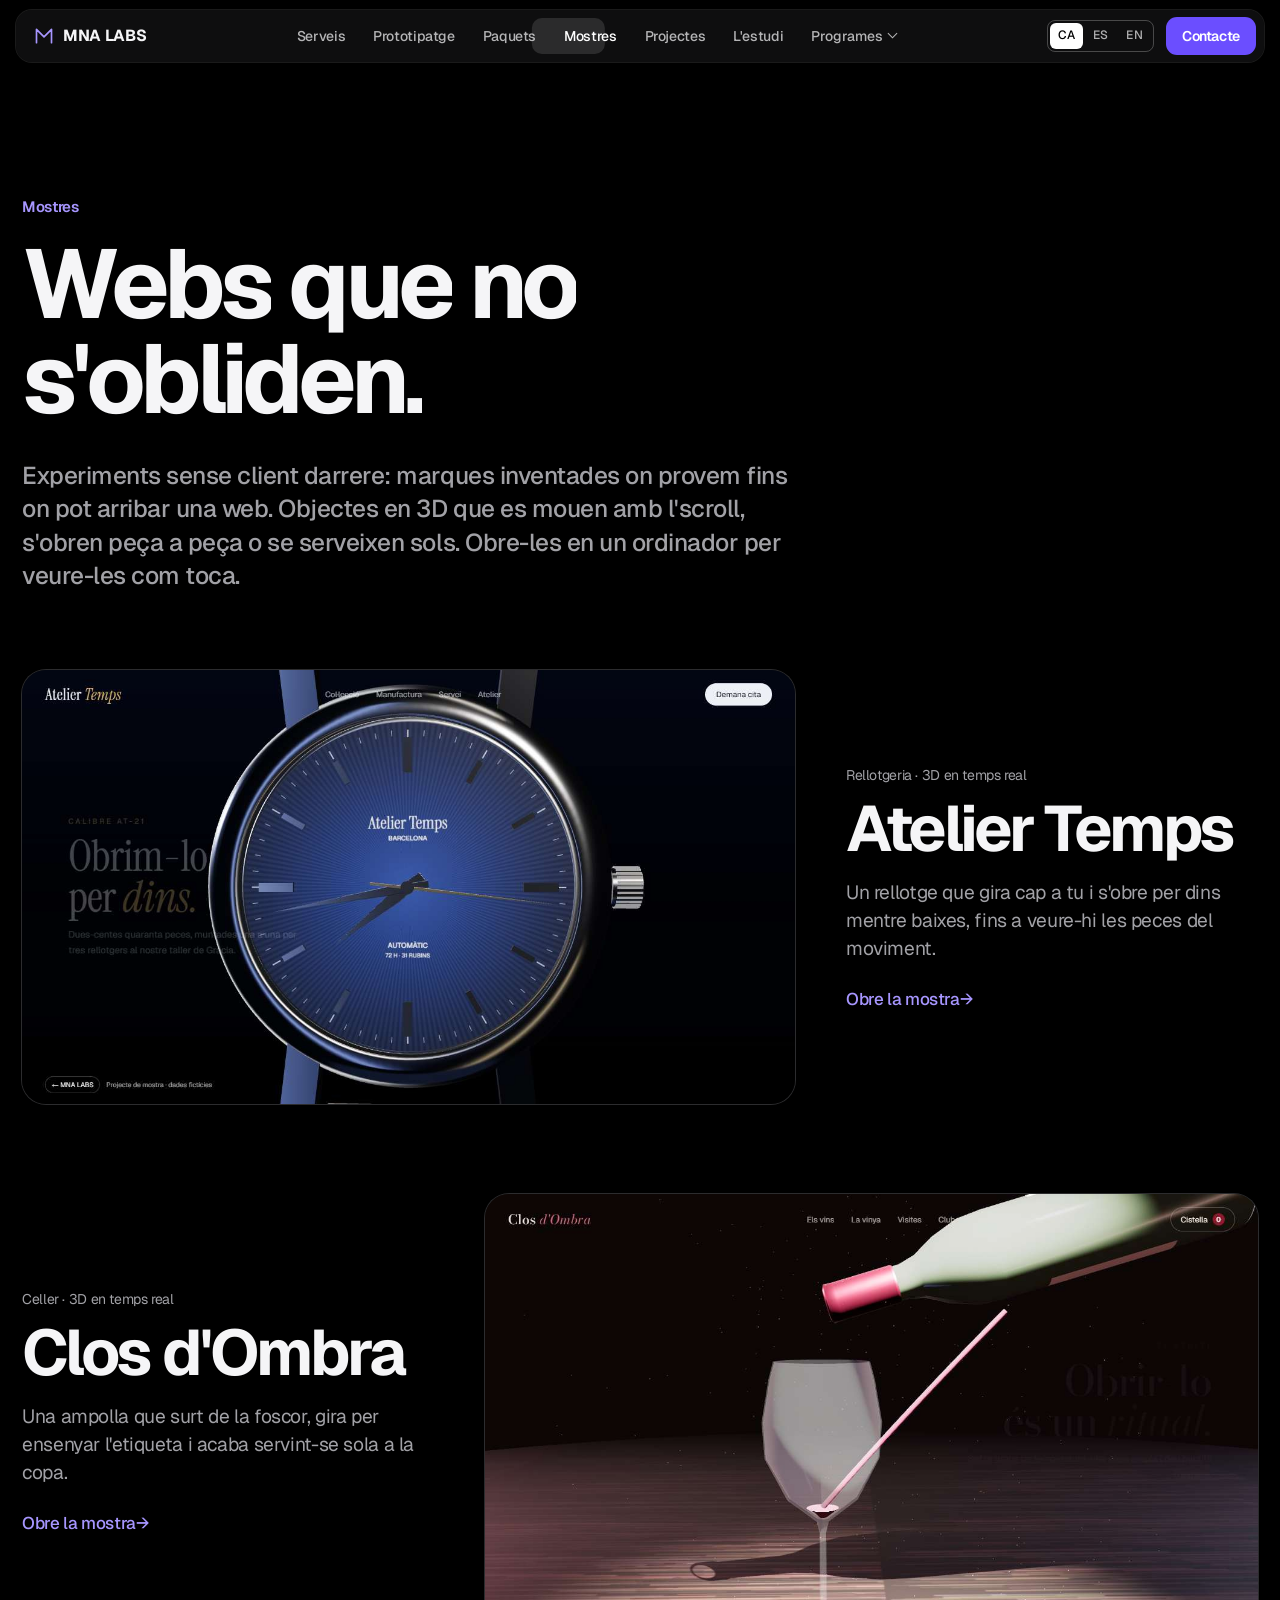
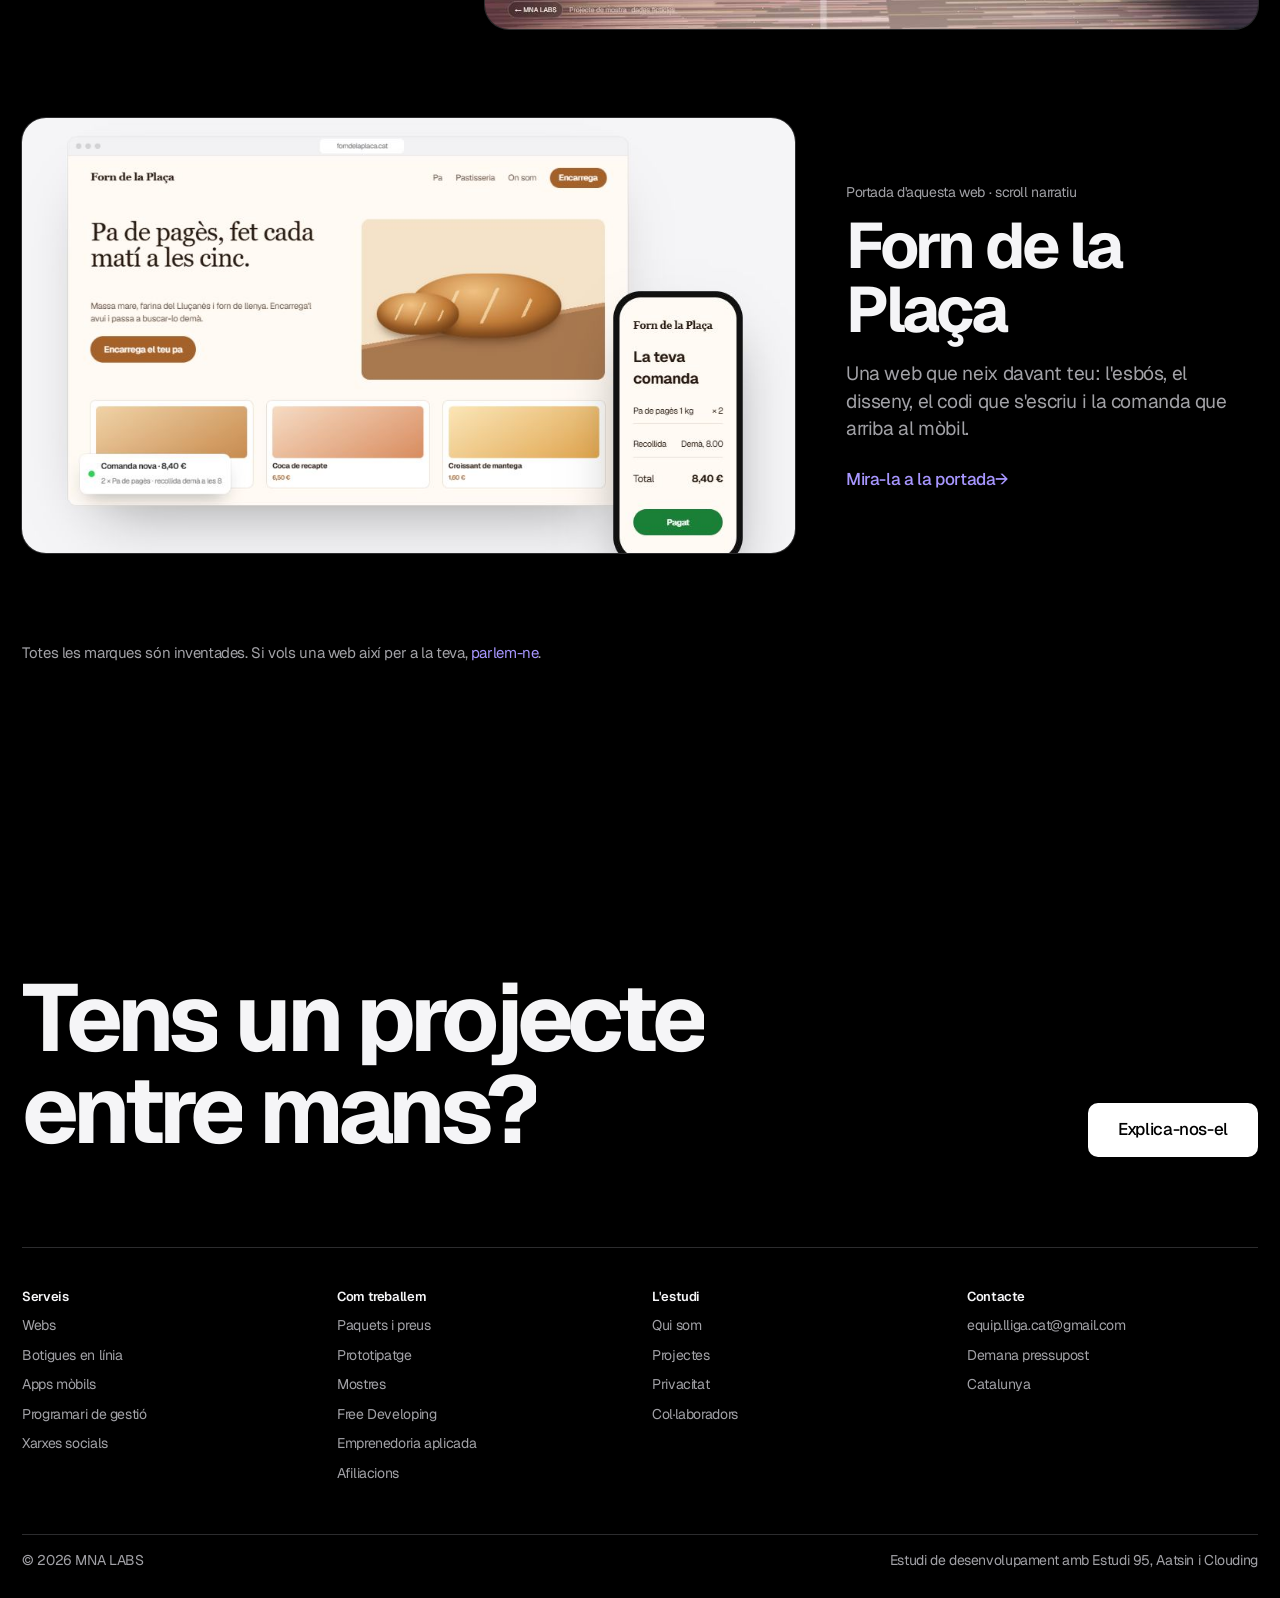
<file: mostres.html>
<!doctype html>
<html lang="ca">
<head>
<meta charset="utf-8">
<meta name="viewport" content="width=device-width, initial-scale=1">
<title>Mostres · MNA LABS</title>
<meta name="description" content="Webs experimentals amb 3D en temps real i animacions guiades per l'scroll. Marques inventades, fetes per ensenyar fins on es pot arribar.">
<meta name="theme-color" content="#000000">
<link rel="canonical" href="https://lligacat.github.io/mna-labs/mostres.html">
<link rel="icon" href="favicon.svg" type="image/svg+xml">
<link rel="apple-touch-icon" href="apple-touch-icon.png">
<meta property="og:type" content="website">
<meta property="og:site_name" content="MNA LABS">
<meta property="og:locale" content="ca_ES">
<meta property="og:title" content="Mostres · MNA LABS">
<meta property="og:description" content="Webs experimentals amb 3D en temps real i animacions guiades per l'scroll. Marques inventades, fetes per ensenyar fins on es pot arribar.">
<meta property="og:url" content="https://lligacat.github.io/mna-labs/mostres.html">
<meta property="og:image" content="https://lligacat.github.io/mna-labs/og.png">
<meta property="og:image:width" content="1200">
<meta property="og:image:height" content="630">
<meta name="twitter:card" content="summary_large_image">
<link rel="preconnect" href="https://fonts.googleapis.com">
<link rel="preconnect" href="https://fonts.gstatic.com" crossorigin>
<link href="https://fonts.googleapis.com/css2?family=Geist:wght@400;500;600;700;800&display=swap" rel="stylesheet">
<link rel="stylesheet" href="assets/site.css">
<link rel="stylesheet" href="assets/pages.css">
</head>
<body data-page="mostres">
<a class="skip" href="#main">Salta al contingut</a>
<header class="nav" id="nav">
  <div class="nav-in">
    <a href="index.html" class="logo" aria-label="MNA LABS, inici">
      <svg viewBox="0 0 24 24" fill="none" aria-hidden="true"><path d="M3 20V4l9 9 9-9v16" stroke="currentColor" stroke-width="2" stroke-linejoin="round" stroke-linecap="round"/></svg>
      MNA LABS
    </a>
    <nav class="nav-links" id="navLinks" aria-label="Principal">
      <span class="nav-ind" id="navInd" aria-hidden="true"></span>
      <a href="serveis.html" data-page="serveis">Serveis</a>
      <a href="prototipatge.html" data-page="prototipatge">Prototipatge</a>
      <a href="paquets.html" data-page="paquets">Paquets</a>
      <a href="mostres.html" data-page="mostres">Mostres</a>
      <a href="projectes.html" data-page="projectes">Projectes</a>
      <a href="estudi.html" data-page="estudi">L'estudi</a>
      <div class="nav-dd" id="navDd">
        <button type="button" class="nav-dd-b" aria-expanded="false" aria-controls="navDdM">Programes</button>
        <div class="nav-dd-m" id="navDdM">
          <a href="free-developing.html" data-page="free-developing">Free Developing<small>El fem ara, el pagues més endavant</small></a>
          <a href="emprenedoria.html" data-page="emprenedoria">Emprenedoria aplicada<small>Noves línies de negoci per a empreses</small></a>
          <a href="afiliacions.html" data-page="afiliacions">Afiliacions<small>Descomptes en el que ja compres</small></a>
        </div>
      </div>
    </nav>
    <div class="nav-right">
      <div class="lang" role="group" aria-label="Idioma">
        <button type="button" data-lang="ca" aria-pressed="true">CA</button><button type="button" data-lang="es" aria-pressed="false">ES</button><button type="button" data-lang="en" aria-pressed="false">EN</button>
      </div>
      <a href="contacte.html" class="nav-cta" data-page="contacte">Contacte</a>
      <button type="button" class="nav-burger" id="navBurger" aria-label="Menú" aria-expanded="false" aria-controls="navLinks"><i></i><i></i></button>
    </div>
    <span class="nav-prog" id="navProg"></span>
  </div>
</header>

<main id="main">
<header class="phead phead-dark nav-dark">
    <div class="wide">
      <p class="phead-k">Mostres</p>
      <h1 class="phead-h split">Webs que no s'obliden.</h1>
      <p class="phead-p">Experiments sense client darrere: marques inventades on provem fins on pot arribar una web. Objectes en 3D que es mouen amb l'scroll, s'obren peça a peça o se serveixen sols. Obre-les en un ordinador per veure-les com toca.</p>
    </div>
  </header>

  <section class="sec mo nav-dark">
    <div class="wide">
      <div class="mo-list">
        <a class="mo-card rv" href="mostres/atelier-temps.html">
          <div class="mo-media"><img src="img/mostra-atelier.jpg" alt="Rellotge en 3D de la marca inventada Atelier Temps" width="1280" height="720" loading="lazy"></div>
          <div class="mo-text"><span class="mo-k">Rellotgeria · 3D en temps real</span><h2>Atelier Temps</h2><p>Un rellotge que gira cap a tu i s'obre per dins mentre baixes, fins a veure-hi les peces del moviment.</p><span class="mo-go">Obre la mostra</span></div>
        </a>
        <a class="mo-card rv" href="mostres/clos-dombra.html">
          <div class="mo-media"><img src="img/mostra-clos.jpg" alt="Ampolla de vi en 3D de la marca inventada Clos d'Ombra servint una copa" width="1280" height="720" loading="lazy"></div>
          <div class="mo-text"><span class="mo-k">Celler · 3D en temps real</span><h2>Clos d'Ombra</h2><p>Una ampolla que surt de la foscor, gira per ensenyar l'etiqueta i acaba servint-se sola a la copa.</p><span class="mo-go">Obre la mostra</span></div>
        </a>
        <a class="mo-card rv" href="index.html#build">
          <div class="mo-media mo-media-light"><img src="img/mostra-forn.jpg" alt="Web inventada del Forn de la Plaça amb la seva app al mòbil" width="1280" height="720" loading="lazy"></div>
          <div class="mo-text"><span class="mo-k">Portada d'aquesta web · scroll narratiu</span><h2>Forn de la Plaça</h2><p>Una web que neix davant teu: l'esbós, el disseny, el codi que s'escriu i la comanda que arriba al mòbil.</p><span class="mo-go">Mira-la a la portada</span></div>
        </a>
      </div>
      <p class="mo-note rv">Totes les marques són inventades. Si vols una web així per a la teva, <a href="contacte.html">parlem-ne</a>.</p>
    </div>
  </section>
</main>
<footer class="foot">
  <div class="wide">
    <div class="foot-cta">
      <p class="foot-big split">Tens un projecte entre mans?</p>
      <a href="contacte.html" class="btn btn-light mag">Explica-nos-el</a>
    </div>
    <div class="fcols">
      <div><h4>Serveis</h4><a href="serveis.html#webs">Webs</a><a href="serveis.html#botigues">Botigues en línia</a><a href="serveis.html#apps">Apps mòbils</a><a href="serveis.html#programari">Programari de gestió</a><a href="serveis.html#xarxes">Xarxes socials</a></div>
      <div><h4>Com treballem</h4><a href="paquets.html">Paquets i preus</a><a href="prototipatge.html">Prototipatge</a><a href="mostres.html">Mostres</a><a href="free-developing.html">Free Developing</a><a href="emprenedoria.html">Emprenedoria aplicada</a><a href="afiliacions.html">Afiliacions</a></div>
      <div><h4>L'estudi</h4><a href="estudi.html">Qui som</a><a href="projectes.html">Projectes</a><a href="estudi.html#privacitat">Privacitat</a><a href="estudi.html#collaboradors">Col·laboradors</a></div>
      <div><h4>Contacte</h4><a href="mailto:equip.lliga.cat@gmail.com">equip.lliga.cat@gmail.com</a><a href="contacte.html">Demana pressupost</a><span>Catalunya</span></div>
    </div>
    <div class="fbot"><span>© 2026 MNA LABS</span><span>Estudi de desenvolupament amb Estudi 95, Aatsin i Clouding</span></div>
  </div>
</footer>

<script src="assets/i18n.js"></script>
<script src="assets/i18n-pages.js"></script>
<script src="assets/i18n-noves.js"></script>

<script src="assets/site.js"></script>
</body>
</html>
</file>
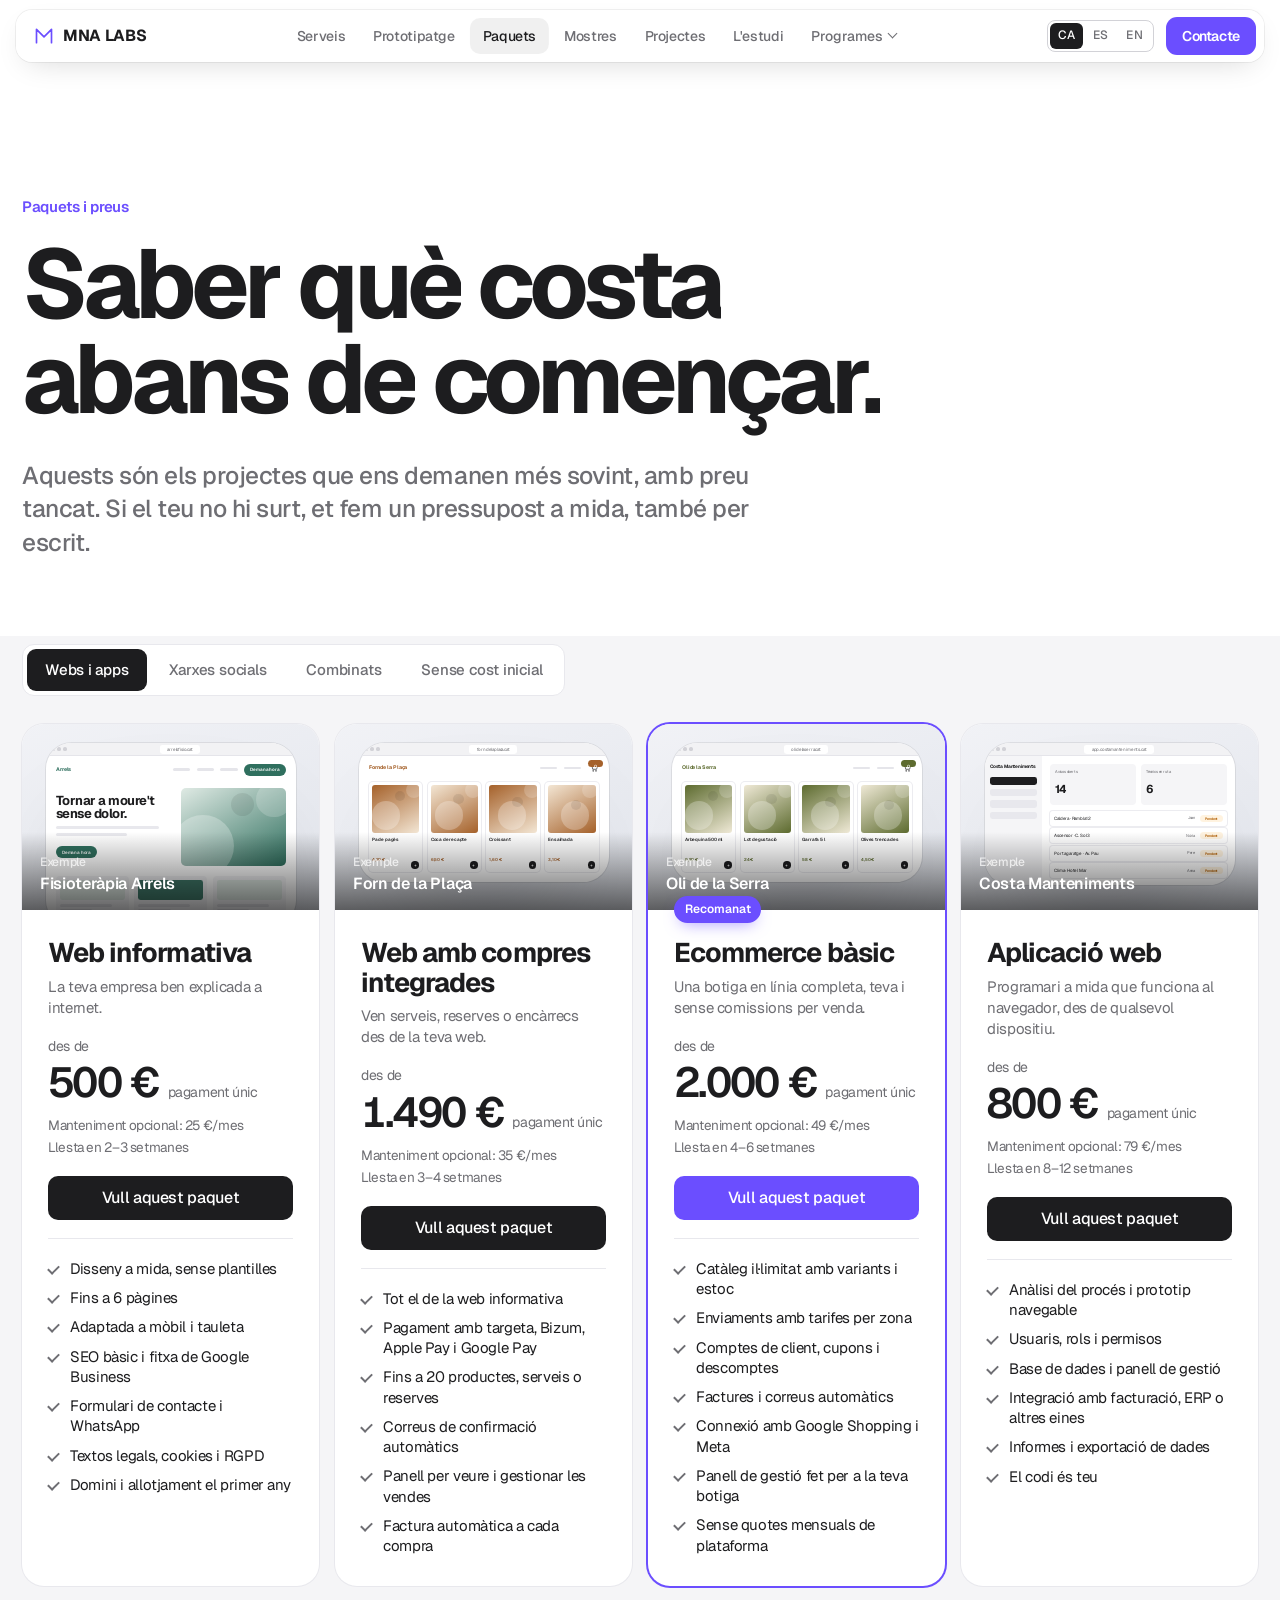
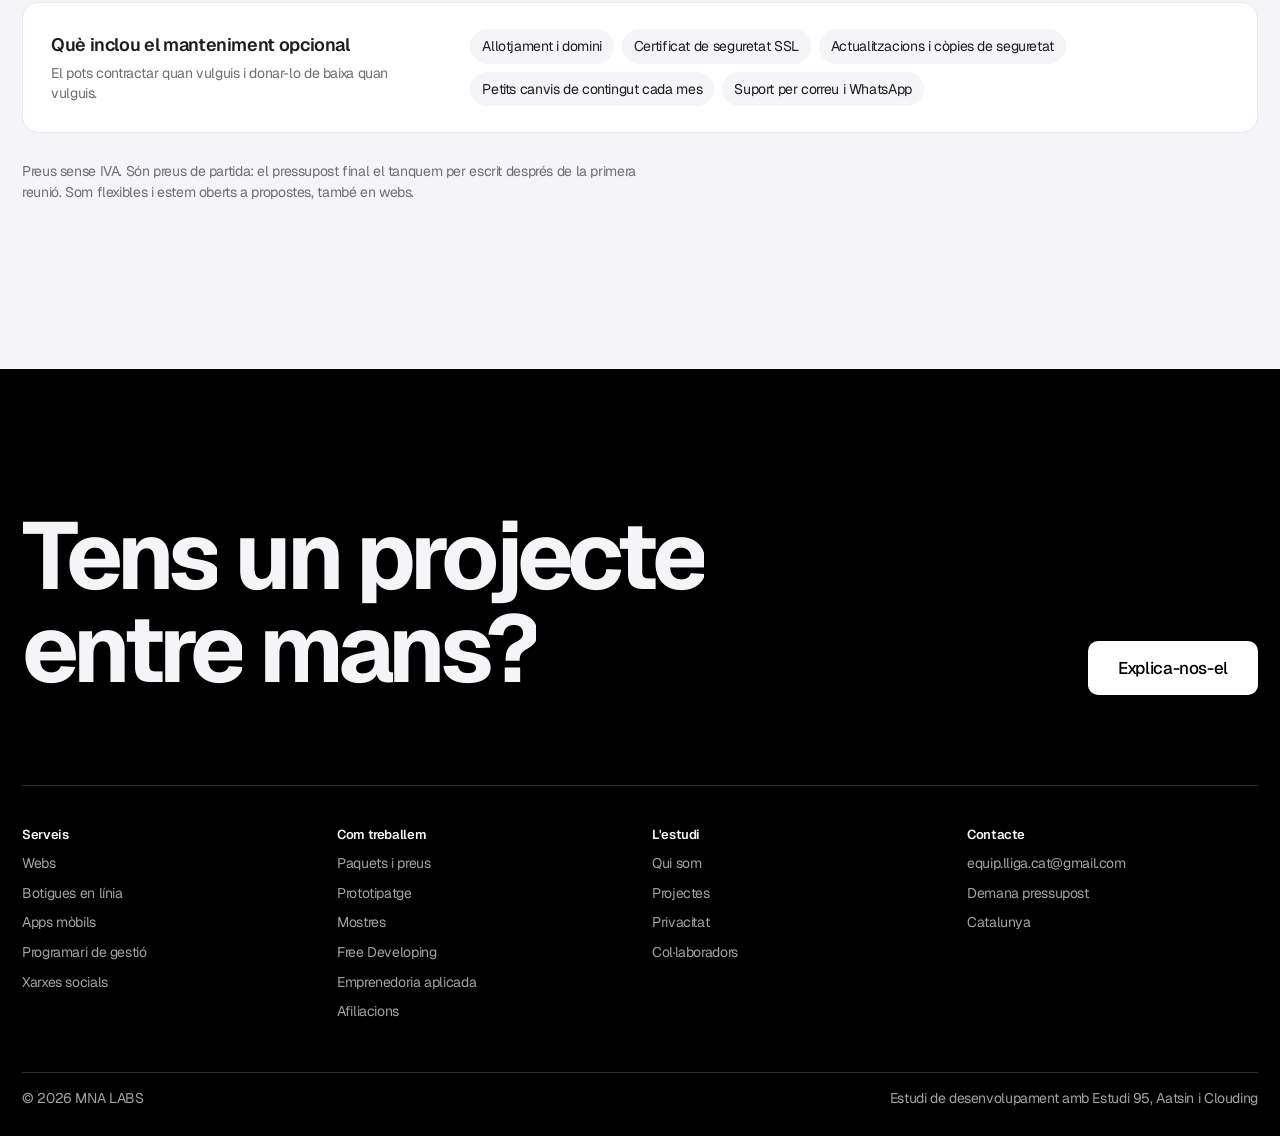
<file: paquets.html>
<!doctype html>
<html lang="ca">
<head>
<meta charset="utf-8">
<meta name="viewport" content="width=device-width, initial-scale=1">
<title>Paquets i preus · MNA LABS</title>
<meta name="description" content="Preus tancats per a webs, botigues en línia, aplicacions web, apps i xarxes socials, amb un exemple de cada paquet.">
<meta name="theme-color" content="#f5f5f7">
<link rel="canonical" href="https://lligacat.github.io/mna-labs/paquets.html">
<link rel="icon" href="favicon.svg" type="image/svg+xml">
<link rel="apple-touch-icon" href="apple-touch-icon.png">
<meta property="og:type" content="website">
<meta property="og:site_name" content="MNA LABS">
<meta property="og:locale" content="ca_ES">
<meta property="og:title" content="Paquets i preus · MNA LABS">
<meta property="og:description" content="Preus tancats per a webs, botigues en línia, aplicacions web, apps i xarxes socials, amb un exemple de cada paquet.">
<meta property="og:url" content="https://lligacat.github.io/mna-labs/paquets.html">
<meta property="og:image" content="https://lligacat.github.io/mna-labs/og.png">
<meta property="og:image:width" content="1200">
<meta property="og:image:height" content="630">
<meta name="twitter:card" content="summary_large_image">
<link rel="preconnect" href="https://fonts.googleapis.com">
<link rel="preconnect" href="https://fonts.gstatic.com" crossorigin>
<link href="https://fonts.googleapis.com/css2?family=Geist:wght@400;500;600;700;800&display=swap" rel="stylesheet">
<link rel="stylesheet" href="assets/site.css">
<link rel="stylesheet" href="assets/pages.css">
</head>
<body data-page="paquets">
<a class="skip" href="#main">Salta al contingut</a>
<header class="nav" id="nav">
  <div class="nav-in">
    <a href="index.html" class="logo" aria-label="MNA LABS, inici">
      <svg viewBox="0 0 24 24" fill="none" aria-hidden="true"><path d="M3 20V4l9 9 9-9v16" stroke="currentColor" stroke-width="2" stroke-linejoin="round" stroke-linecap="round"/></svg>
      MNA LABS
    </a>
    <nav class="nav-links" id="navLinks" aria-label="Principal">
      <span class="nav-ind" id="navInd" aria-hidden="true"></span>
      <a href="serveis.html" data-page="serveis">Serveis</a>
      <a href="prototipatge.html" data-page="prototipatge">Prototipatge</a>
      <a href="paquets.html" data-page="paquets">Paquets</a>
      <a href="mostres.html" data-page="mostres">Mostres</a>
      <a href="projectes.html" data-page="projectes">Projectes</a>
      <a href="estudi.html" data-page="estudi">L'estudi</a>
      <div class="nav-dd" id="navDd">
        <button type="button" class="nav-dd-b" aria-expanded="false" aria-controls="navDdM">Programes</button>
        <div class="nav-dd-m" id="navDdM">
          <a href="free-developing.html" data-page="free-developing">Free Developing<small>El fem ara, el pagues més endavant</small></a>
          <a href="emprenedoria.html" data-page="emprenedoria">Emprenedoria aplicada<small>Noves línies de negoci per a empreses</small></a>
          <a href="afiliacions.html" data-page="afiliacions">Afiliacions<small>Descomptes en el que ja compres</small></a>
        </div>
      </div>
    </nav>
    <div class="nav-right">
      <div class="lang" role="group" aria-label="Idioma">
        <button type="button" data-lang="ca" aria-pressed="true">CA</button><button type="button" data-lang="es" aria-pressed="false">ES</button><button type="button" data-lang="en" aria-pressed="false">EN</button>
      </div>
      <a href="contacte.html" class="nav-cta" data-page="contacte">Contacte</a>
      <button type="button" class="nav-burger" id="navBurger" aria-label="Menú" aria-expanded="false" aria-controls="navLinks"><i></i><i></i></button>
    </div>
    <span class="nav-prog" id="navProg"></span>
  </div>
</header>

<main id="main">
<header class="phead">
    <div class="wide">
      <p class="phead-k">Paquets i preus</p>
      <h1 class="phead-h split">Saber què costa abans de començar.</h1>
      <p class="phead-p">Aquests són els projectes que ens demanen més sovint, amb preu tancat. Si el teu no hi surt, et fem un pressupost a mida, també per escrit.</p>
    </div>
  </header>

<!-- PAQUETS: es pinten des de les dades (assets/paquets-dades.js o Supabase, si està configurat) -->
  <section class="sec paper pkgs pkgs-page" id="paquets" data-tab="webs">
    <div class="wide">
      <div id="pkApp" class="pk-app" aria-live="polite"></div>
    </div>
  </section>
</main>
<footer class="foot">
  <div class="wide">
    <div class="foot-cta">
      <p class="foot-big split">Tens un projecte entre mans?</p>
      <a href="contacte.html" class="btn btn-light mag">Explica-nos-el</a>
    </div>
    <div class="fcols">
      <div><h4>Serveis</h4><a href="serveis.html#webs">Webs</a><a href="serveis.html#botigues">Botigues en línia</a><a href="serveis.html#apps">Apps mòbils</a><a href="serveis.html#programari">Programari de gestió</a><a href="serveis.html#xarxes">Xarxes socials</a></div>
      <div><h4>Com treballem</h4><a href="paquets.html">Paquets i preus</a><a href="prototipatge.html">Prototipatge</a><a href="mostres.html">Mostres</a><a href="free-developing.html">Free Developing</a><a href="emprenedoria.html">Emprenedoria aplicada</a><a href="afiliacions.html">Afiliacions</a></div>
      <div><h4>L'estudi</h4><a href="estudi.html">Qui som</a><a href="projectes.html">Projectes</a><a href="estudi.html#privacitat">Privacitat</a><a href="estudi.html#collaboradors">Col·laboradors</a></div>
      <div><h4>Contacte</h4><a href="mailto:equip.lliga.cat@gmail.com">equip.lliga.cat@gmail.com</a><a href="contacte.html">Demana pressupost</a><span>Catalunya</span></div>
    </div>
    <div class="fbot"><span>© 2026 MNA LABS</span><span>Estudi de desenvolupament amb Estudi 95, Aatsin i Clouding</span></div>
  </div>
</footer>

<script src="assets/i18n.js"></script>
<script src="assets/i18n-pages.js"></script>
<script src="assets/i18n-noves.js"></script>
<script src="assets/config.js"></script>
<script src="assets/paquets-dades.js"></script>

<script src="assets/site.js"></script>
</body>
</html>
</file>
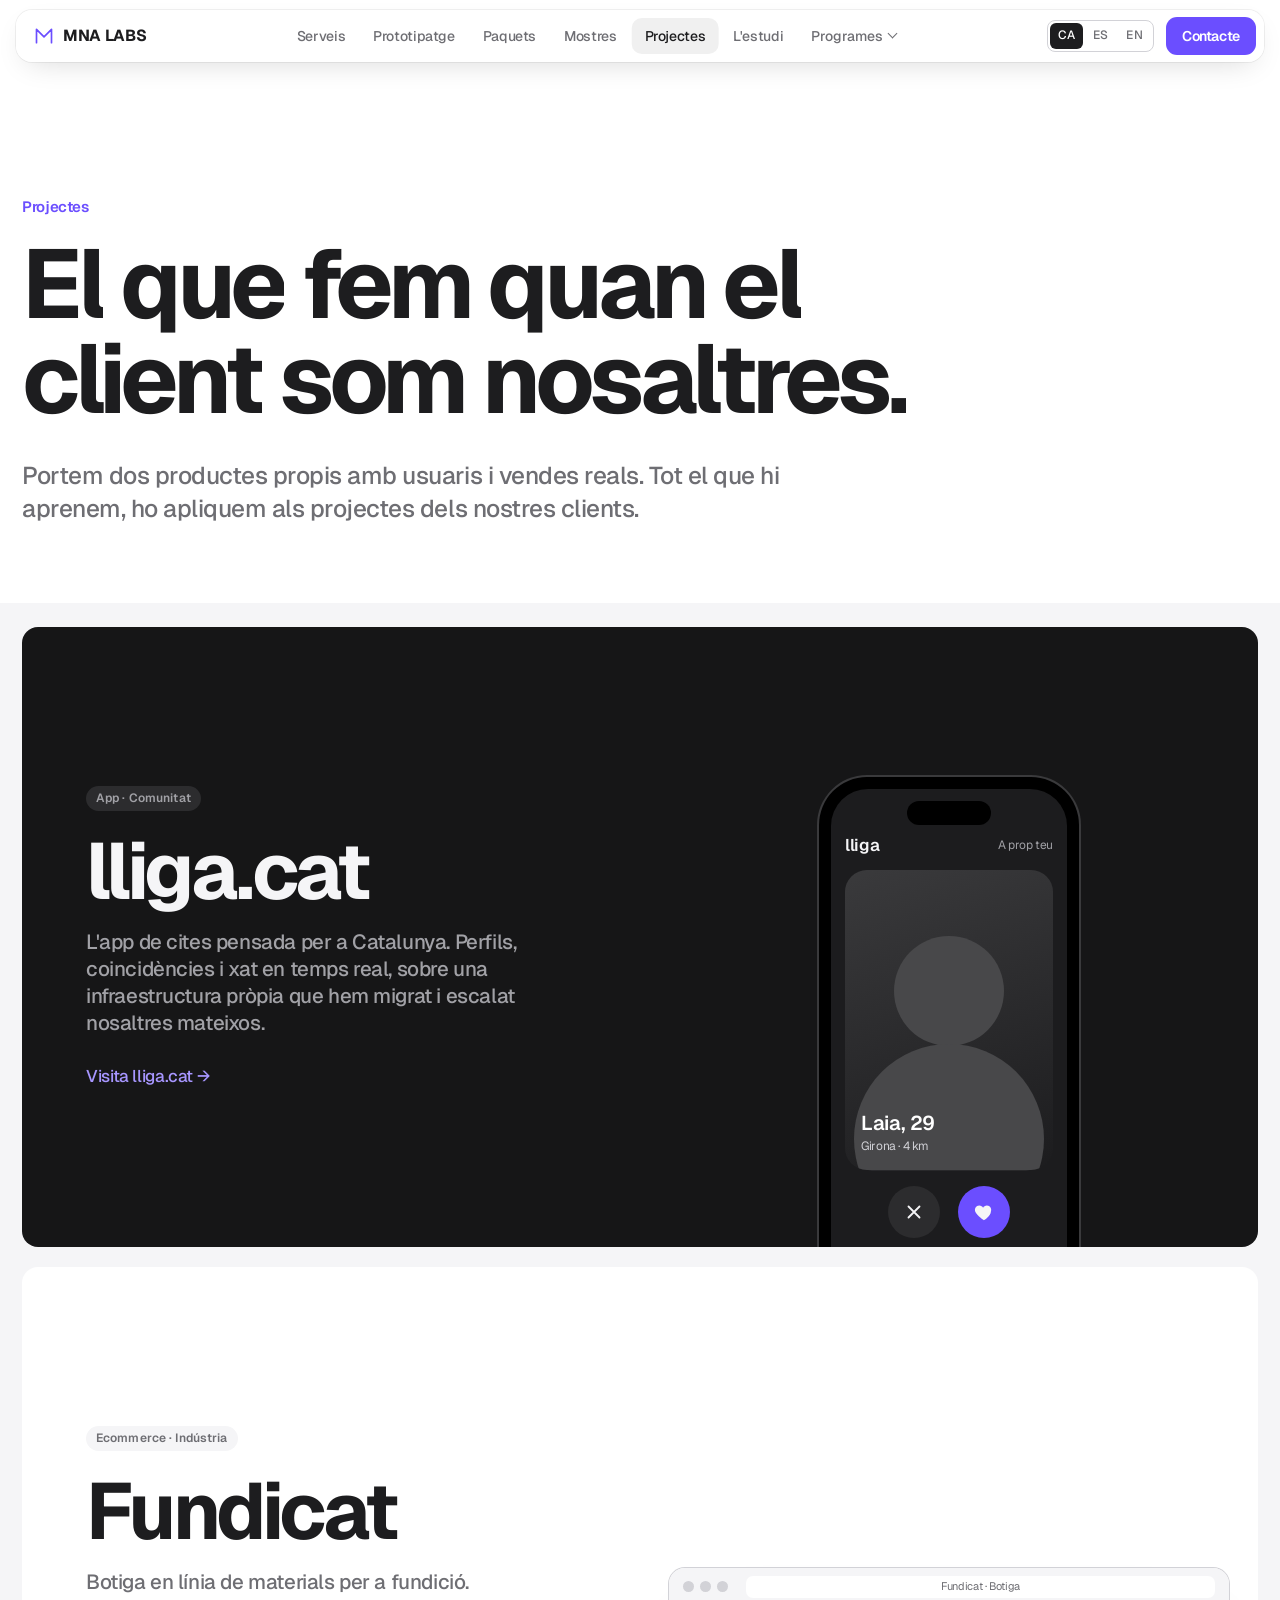
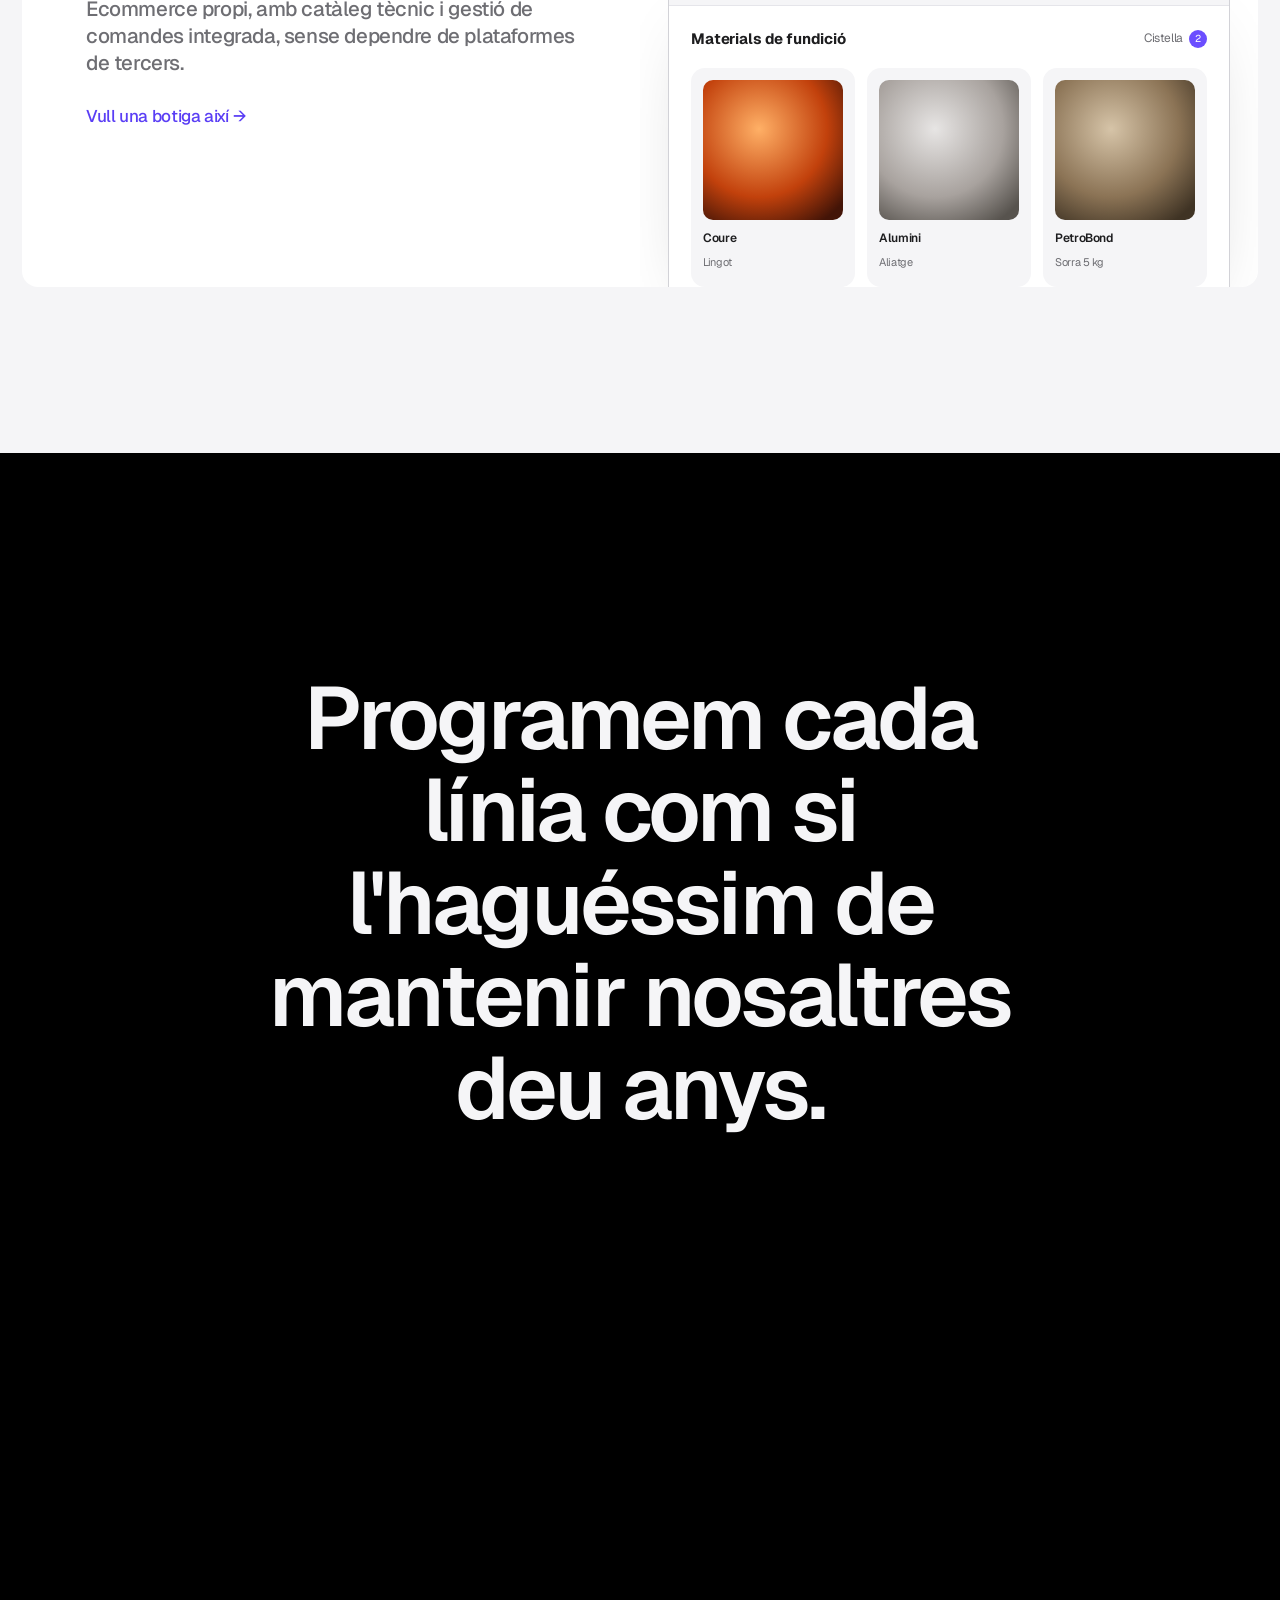
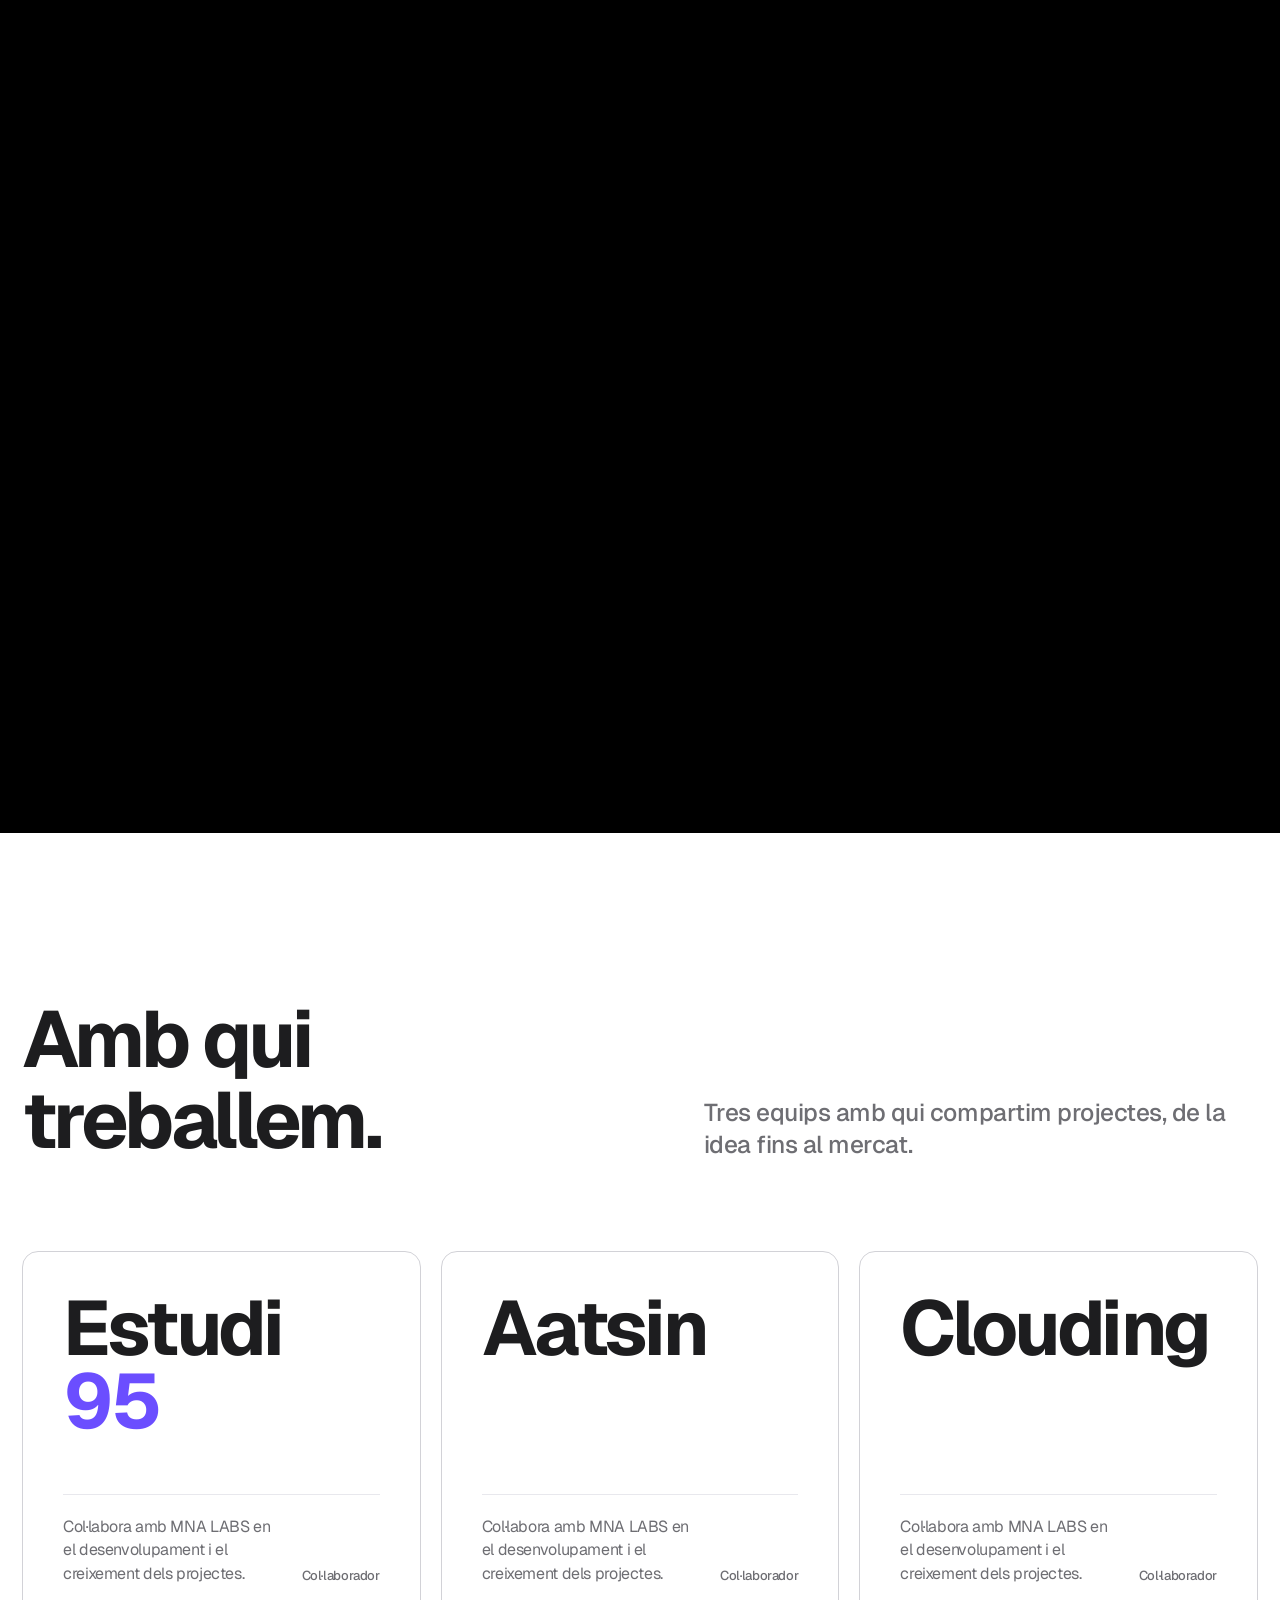
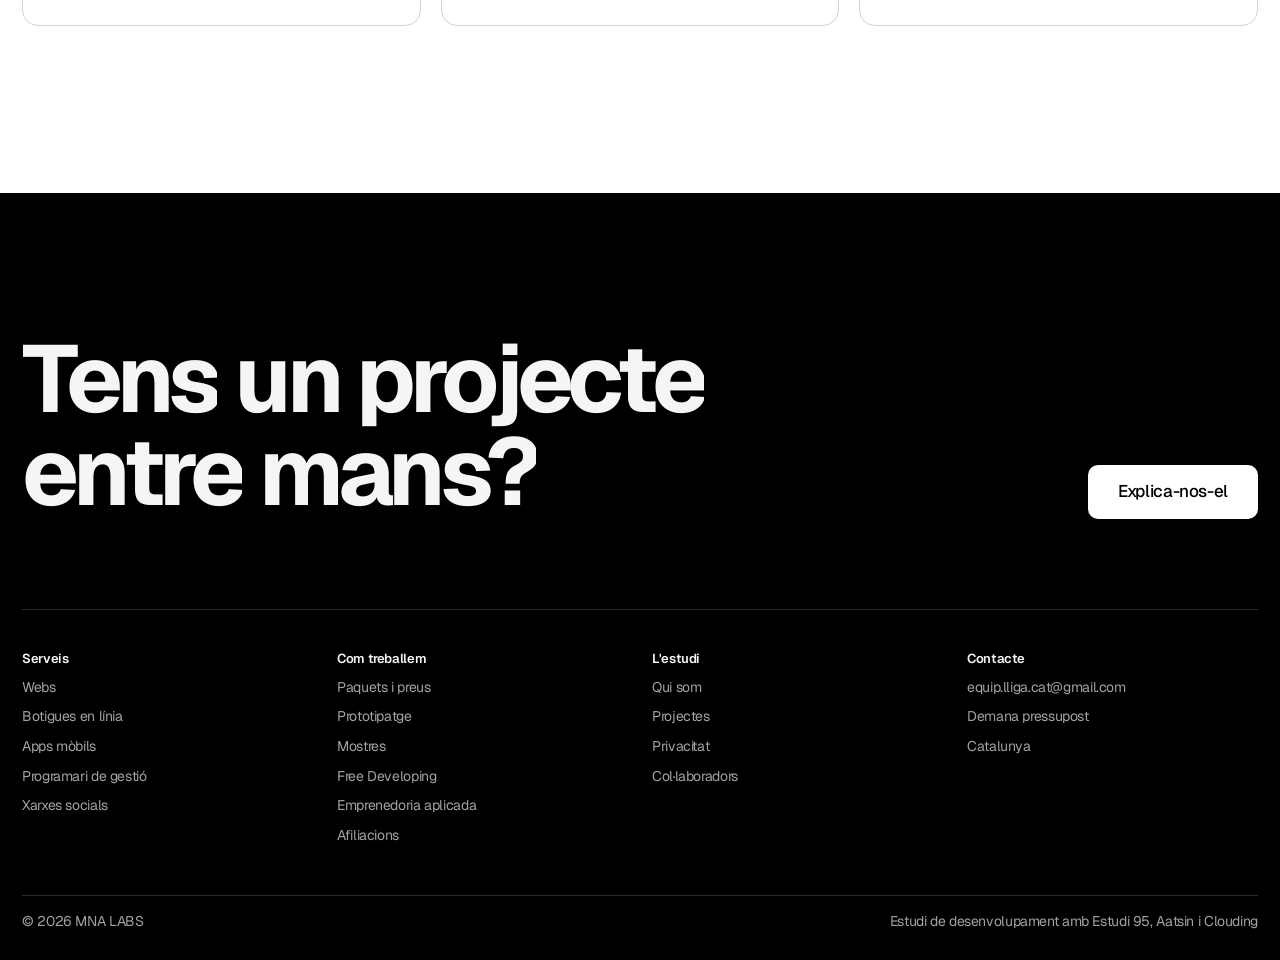
<file: projectes.html>
<!doctype html>
<html lang="ca">
<head>
<meta charset="utf-8">
<meta name="viewport" content="width=device-width, initial-scale=1">
<title>Projectes · MNA LABS</title>
<meta name="description" content="lliga.cat i Fundicat, els productes propis de l'equip de MNA LABS.">
<meta name="theme-color" content="#f5f5f7">
<link rel="canonical" href="https://lligacat.github.io/mna-labs/projectes.html">
<link rel="icon" href="favicon.svg" type="image/svg+xml">
<link rel="apple-touch-icon" href="apple-touch-icon.png">
<meta property="og:type" content="website">
<meta property="og:site_name" content="MNA LABS">
<meta property="og:locale" content="ca_ES">
<meta property="og:title" content="Projectes · MNA LABS">
<meta property="og:description" content="lliga.cat i Fundicat, els productes propis de l'equip de MNA LABS.">
<meta property="og:url" content="https://lligacat.github.io/mna-labs/projectes.html">
<meta property="og:image" content="https://lligacat.github.io/mna-labs/og.png">
<meta property="og:image:width" content="1200">
<meta property="og:image:height" content="630">
<meta name="twitter:card" content="summary_large_image">
<link rel="preconnect" href="https://fonts.googleapis.com">
<link rel="preconnect" href="https://fonts.gstatic.com" crossorigin>
<link href="https://fonts.googleapis.com/css2?family=Geist:wght@400;500;600;700;800&display=swap" rel="stylesheet">
<link rel="stylesheet" href="assets/site.css">
<link rel="stylesheet" href="assets/pages.css">
</head>
<body data-page="projectes">
<a class="skip" href="#main">Salta al contingut</a>
<header class="nav" id="nav">
  <div class="nav-in">
    <a href="index.html" class="logo" aria-label="MNA LABS, inici">
      <svg viewBox="0 0 24 24" fill="none" aria-hidden="true"><path d="M3 20V4l9 9 9-9v16" stroke="currentColor" stroke-width="2" stroke-linejoin="round" stroke-linecap="round"/></svg>
      MNA LABS
    </a>
    <nav class="nav-links" id="navLinks" aria-label="Principal">
      <span class="nav-ind" id="navInd" aria-hidden="true"></span>
      <a href="serveis.html" data-page="serveis">Serveis</a>
      <a href="prototipatge.html" data-page="prototipatge">Prototipatge</a>
      <a href="paquets.html" data-page="paquets">Paquets</a>
      <a href="mostres.html" data-page="mostres">Mostres</a>
      <a href="projectes.html" data-page="projectes">Projectes</a>
      <a href="estudi.html" data-page="estudi">L'estudi</a>
      <div class="nav-dd" id="navDd">
        <button type="button" class="nav-dd-b" aria-expanded="false" aria-controls="navDdM">Programes</button>
        <div class="nav-dd-m" id="navDdM">
          <a href="free-developing.html" data-page="free-developing">Free Developing<small>El fem ara, el pagues més endavant</small></a>
          <a href="emprenedoria.html" data-page="emprenedoria">Emprenedoria aplicada<small>Noves línies de negoci per a empreses</small></a>
          <a href="afiliacions.html" data-page="afiliacions">Afiliacions<small>Descomptes en el que ja compres</small></a>
        </div>
      </div>
    </nav>
    <div class="nav-right">
      <div class="lang" role="group" aria-label="Idioma">
        <button type="button" data-lang="ca" aria-pressed="true">CA</button><button type="button" data-lang="es" aria-pressed="false">ES</button><button type="button" data-lang="en" aria-pressed="false">EN</button>
      </div>
      <a href="contacte.html" class="nav-cta" data-page="contacte">Contacte</a>
      <button type="button" class="nav-burger" id="navBurger" aria-label="Menú" aria-expanded="false" aria-controls="navLinks"><i></i><i></i></button>
    </div>
    <span class="nav-prog" id="navProg"></span>
  </div>
</header>

<main id="main">
<header class="phead">
    <div class="wide">
      <p class="phead-k">Projectes</p>
      <h1 class="phead-h split">El que fem quan el client som nosaltres.</h1>
      <p class="phead-p">Portem dos productes propis amb usuaris i vendes reals. Tot el que hi aprenem, ho apliquem als projectes dels nostres clients.</p>
    </div>
  </header>

<!-- PROJECTES -->
  <section class="sec paper" id="projectes">
    <div class="wide">
      <div class="sec-intro rv">
        <h2 class="h-sec">Els nostres productes.</h2>
        <p class="sub">Abans de fer-ho per a altres, ho vam fer per a nosaltres. Portem dos productes propis i en som responsables cada dia.</p>
      </div>
      <div class="proj">
        <article class="ptile p-dark rv">
          <div class="txt">
            <span class="tag">App · Comunitat</span>
            <h3 class="h-sec">lliga.cat</h3>
            <p class="sub">L'app de cites pensada per a Catalunya. Perfils, coincidències i xat en temps real, sobre una infraestructura pròpia que hem migrat i escalat nosaltres mateixos.</p>
            <div class="links"><a href="https://lliga.cat" class="more" target="_blank" rel="noopener">Visita lliga.cat</a></div>
          </div>
          <div class="vis" aria-hidden="true">
            <div class="lphone"><div class="scr">
              <div class="top">lliga<i>A prop teu</i></div>
              <div class="stack-c" id="lStack">
                <div class="card back"><span class="match">LLIGA!</span><div class="who"><b>Pau, 31</b><small>Barcelona · 2 km</small></div></div>
                <div class="card"><span class="match">LLIGA!</span><div class="who"><b>Laia, 29</b><small>Girona · 4 km</small></div></div>
              </div>
              <div class="acts">
                <span><svg viewBox="0 0 24 24" fill="none" stroke="currentColor" stroke-width="2" stroke-linecap="round"><path d="M6 6l12 12M18 6L6 18"/></svg></span>
                <span class="yes" id="lYes"><svg viewBox="0 0 24 24" fill="currentColor"><path d="M12 21s-7.5-4.6-9.5-9.2C1.2 8.6 3.3 5 6.8 5c2 0 3.4 1.1 4.2 2.4C11.8 6.1 13.2 5 15.2 5c3.5 0 5.6 3.6 4.3 6.8C19.5 16.4 12 21 12 21z"/></svg></span>
              </div>
            </div></div>
          </div>
        </article>
        <article class="ptile p-light rv">
          <div class="txt">
            <span class="tag">Ecommerce · Indústria</span>
            <h3 class="h-sec">Fundicat</h3>
            <p class="sub">Botiga en línia de materials per a fundició. Ecommerce propi, amb catàleg tècnic i gestió de comandes integrada, sense dependre de plataformes de tercers.</p>
            <div class="links"><a href="#contacte" class="more">Vull una botiga així</a></div>
          </div>
          <div class="vis" aria-hidden="true">
            <div class="fbrowser">
              <div class="bar"><i></i><i></i><i></i><span>Fundicat · Botiga</span></div>
              <div class="in">
                <div class="fh"><b>Materials de fundició</b><span class="cart">Cistella <em id="fCart">2</em></span></div>
                <div class="grid" id="fGrid">
                  <div class="p"><div class="im"></div><b>Coure</b><small>Lingot</small></div>
                  <div class="p"><div class="im"></div><b>Alumini</b><small>Aliatge</small></div>
                  <div class="p"><div class="im"></div><b>PetroBond</b><small>Sorra 5 kg</small></div>
                </div>
              </div>
            </div>
          </div>
        </article>
      </div>
    </div>
  </section>


<!-- STATEMENT -->
  <section class="statement nav-dark" aria-label="Com pensem">
    <div class="pin"><div class="wrap"><p id="quote">Programem cada línia com si l'haguéssim de mantenir nosaltres deu anys.</p></div></div>
  </section>


<!-- COL·LABORADORS -->
  <section class="sec" id="collaboradors">
    <div class="wide">
      <div class="sec-intro rv">
        <h2 class="h-sec">Amb qui treballem.</h2>
        <p class="sub">Tres equips amb qui compartim projectes, de la idea fins al mercat.</p>
      </div>
      <div class="partners">
        <article class="partner rv">
          <span class="p-name">Estudi <em>95</em></span>
          <div class="p-row"><p>Col·labora amb MNA LABS en el desenvolupament i el creixement dels projectes.</p><span class="p-tag">Col·laborador</span></div>
        </article>
        <article class="partner rv">
          <span class="p-name">Aatsin</span>
          <div class="p-row"><p>Col·labora amb MNA LABS en el desenvolupament i el creixement dels projectes.</p><span class="p-tag">Col·laborador</span></div>
        </article>
        <article class="partner rv">
          <span class="p-name">Clouding</span>
          <div class="p-row"><p>Col·labora amb MNA LABS en el desenvolupament i el creixement dels projectes.</p><span class="p-tag">Col·laborador</span></div>
        </article>
      </div>
    </div>
  </section>
</main>
<footer class="foot">
  <div class="wide">
    <div class="foot-cta">
      <p class="foot-big split">Tens un projecte entre mans?</p>
      <a href="contacte.html" class="btn btn-light mag">Explica-nos-el</a>
    </div>
    <div class="fcols">
      <div><h4>Serveis</h4><a href="serveis.html#webs">Webs</a><a href="serveis.html#botigues">Botigues en línia</a><a href="serveis.html#apps">Apps mòbils</a><a href="serveis.html#programari">Programari de gestió</a><a href="serveis.html#xarxes">Xarxes socials</a></div>
      <div><h4>Com treballem</h4><a href="paquets.html">Paquets i preus</a><a href="prototipatge.html">Prototipatge</a><a href="mostres.html">Mostres</a><a href="free-developing.html">Free Developing</a><a href="emprenedoria.html">Emprenedoria aplicada</a><a href="afiliacions.html">Afiliacions</a></div>
      <div><h4>L'estudi</h4><a href="estudi.html">Qui som</a><a href="projectes.html">Projectes</a><a href="estudi.html#privacitat">Privacitat</a><a href="estudi.html#collaboradors">Col·laboradors</a></div>
      <div><h4>Contacte</h4><a href="mailto:equip.lliga.cat@gmail.com">equip.lliga.cat@gmail.com</a><a href="contacte.html">Demana pressupost</a><span>Catalunya</span></div>
    </div>
    <div class="fbot"><span>© 2026 MNA LABS</span><span>Estudi de desenvolupament amb Estudi 95, Aatsin i Clouding</span></div>
  </div>
</footer>

<script src="assets/i18n.js"></script>
<script src="assets/i18n-pages.js"></script>
<script src="assets/i18n-noves.js"></script>

<script src="assets/site.js"></script>
</body>
</html>
</file>
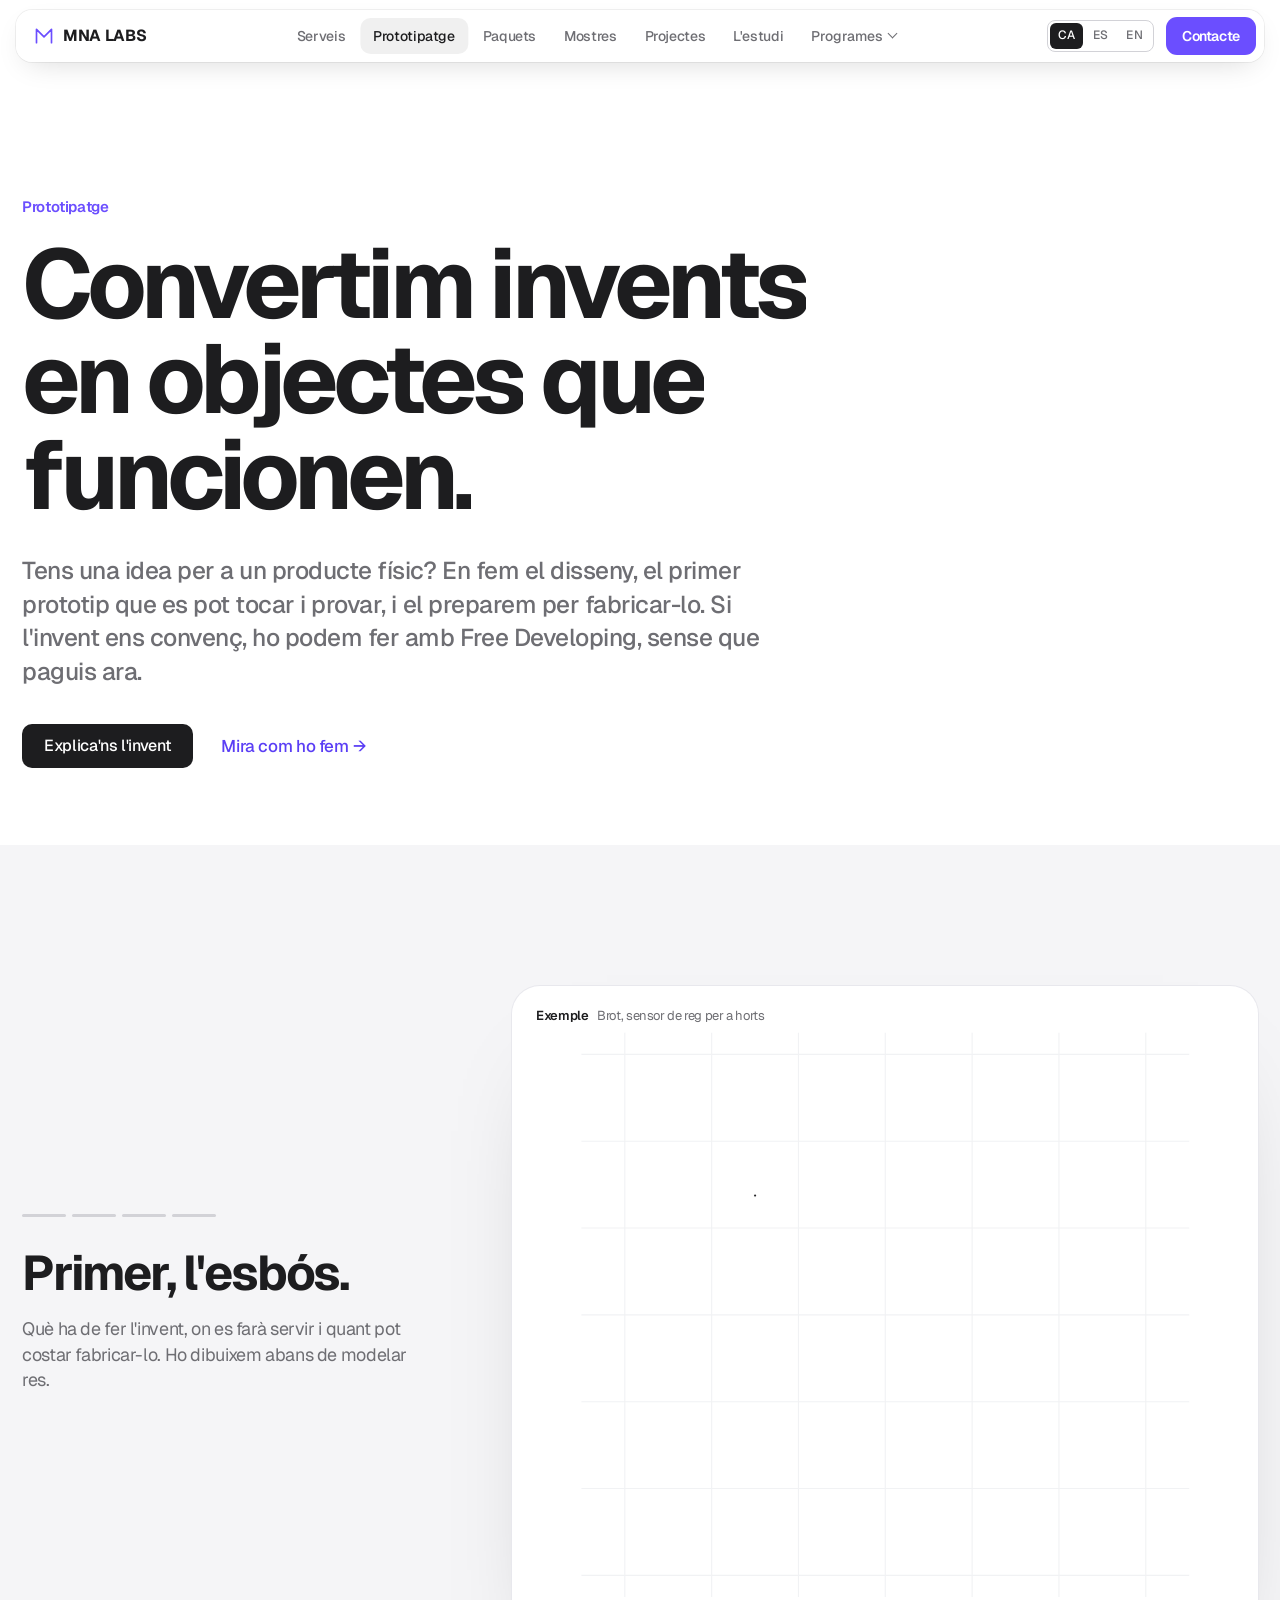
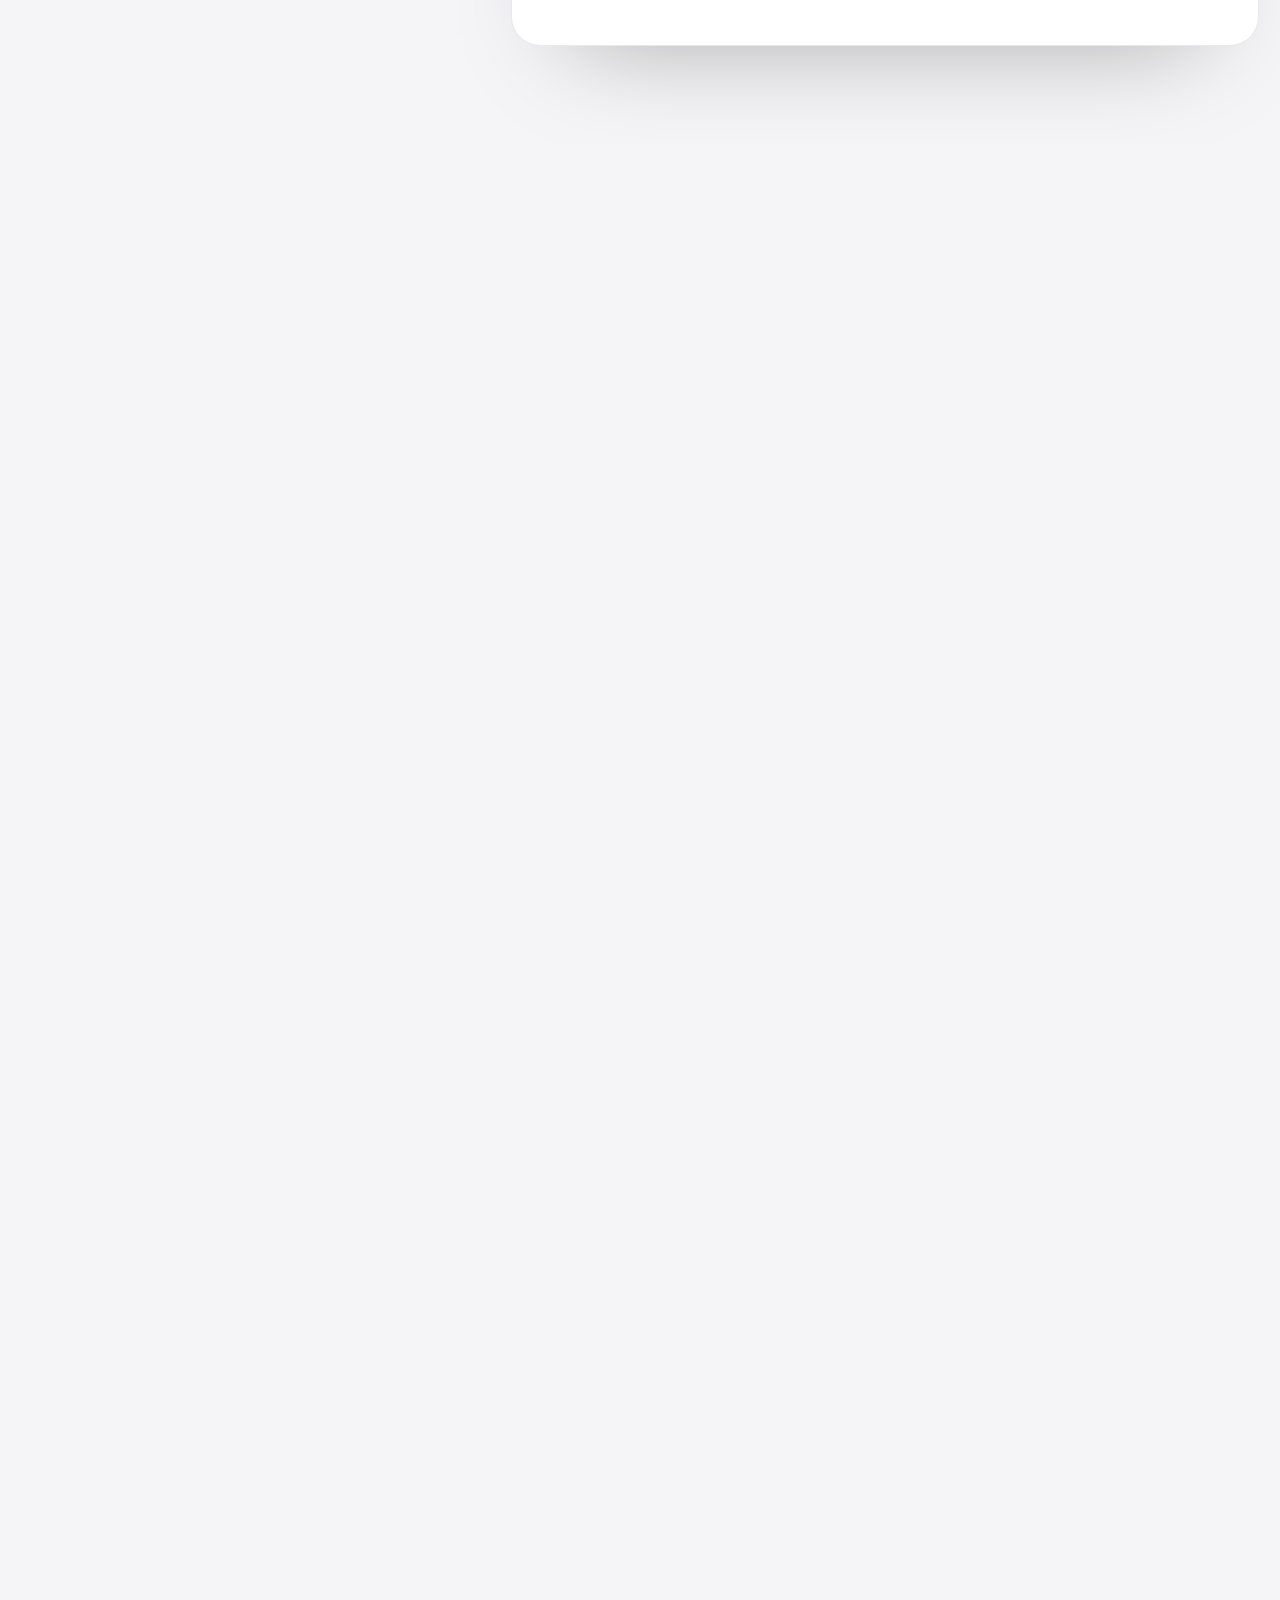
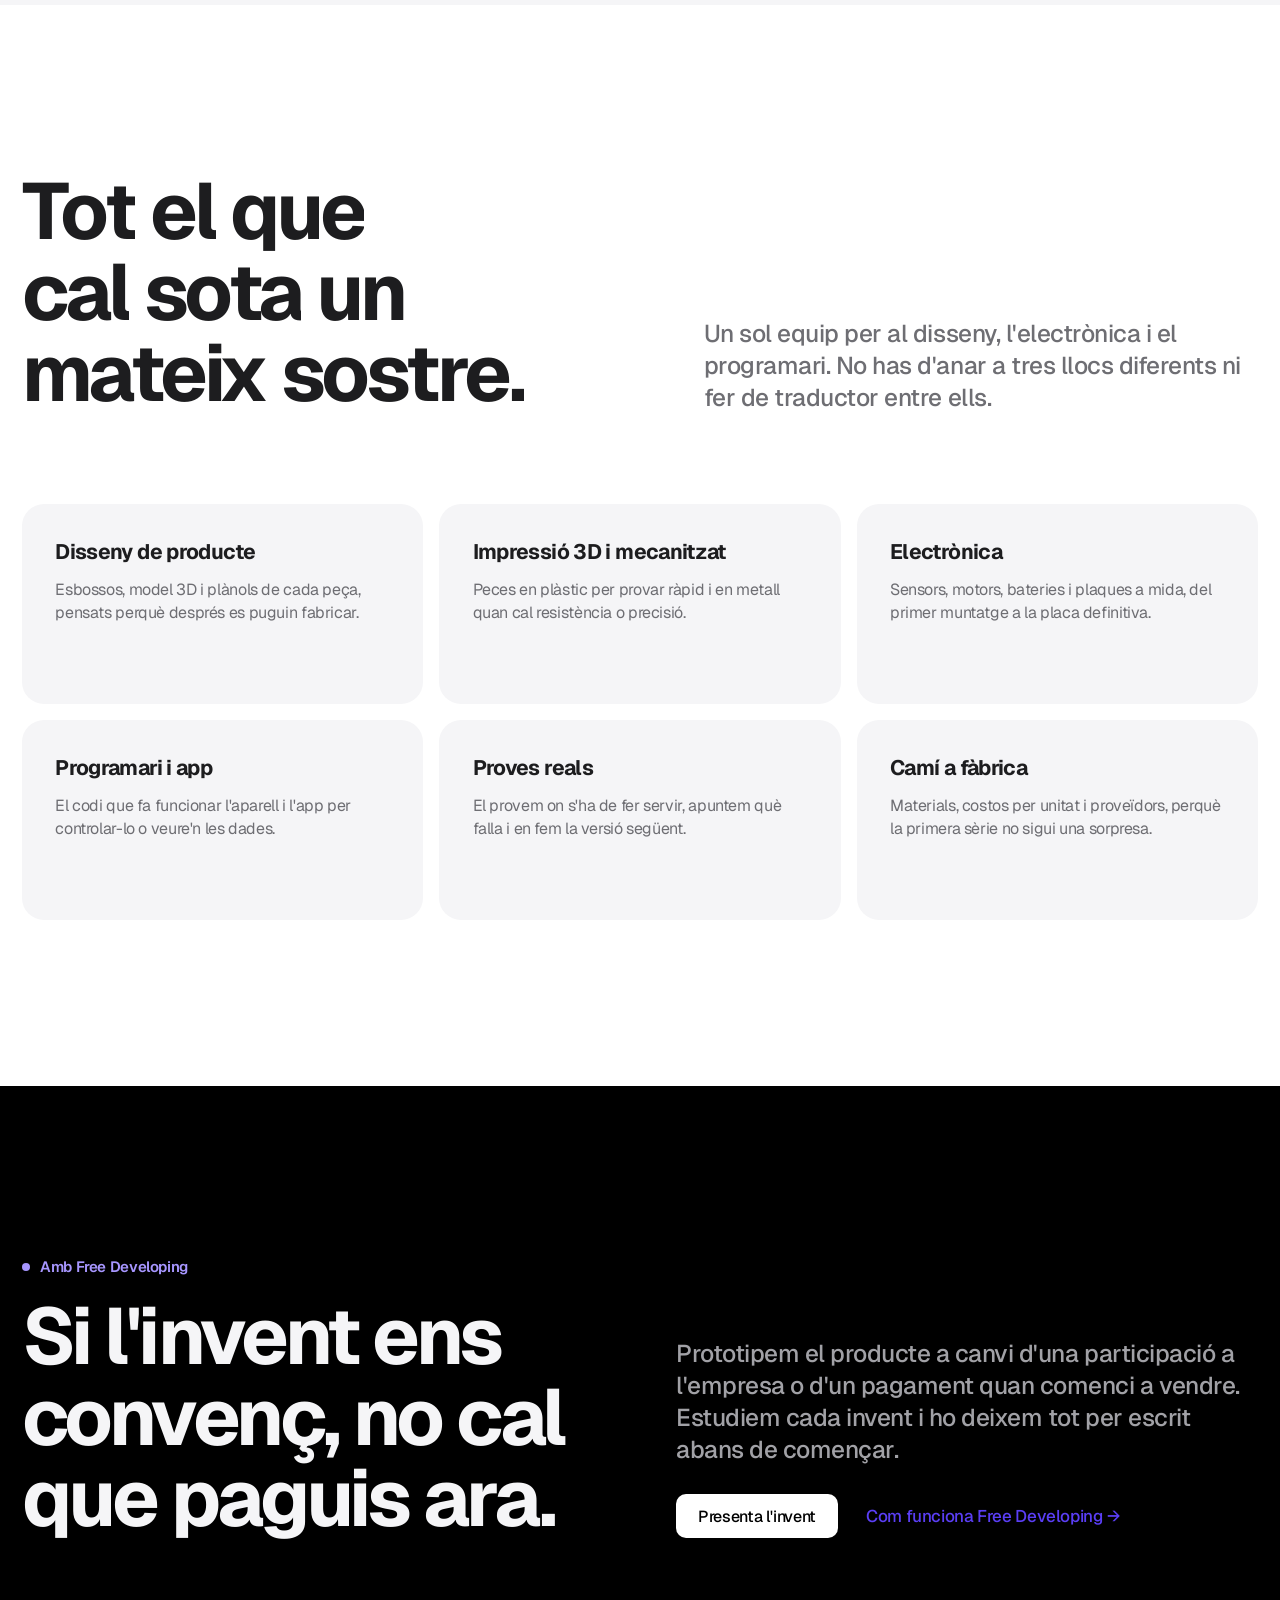
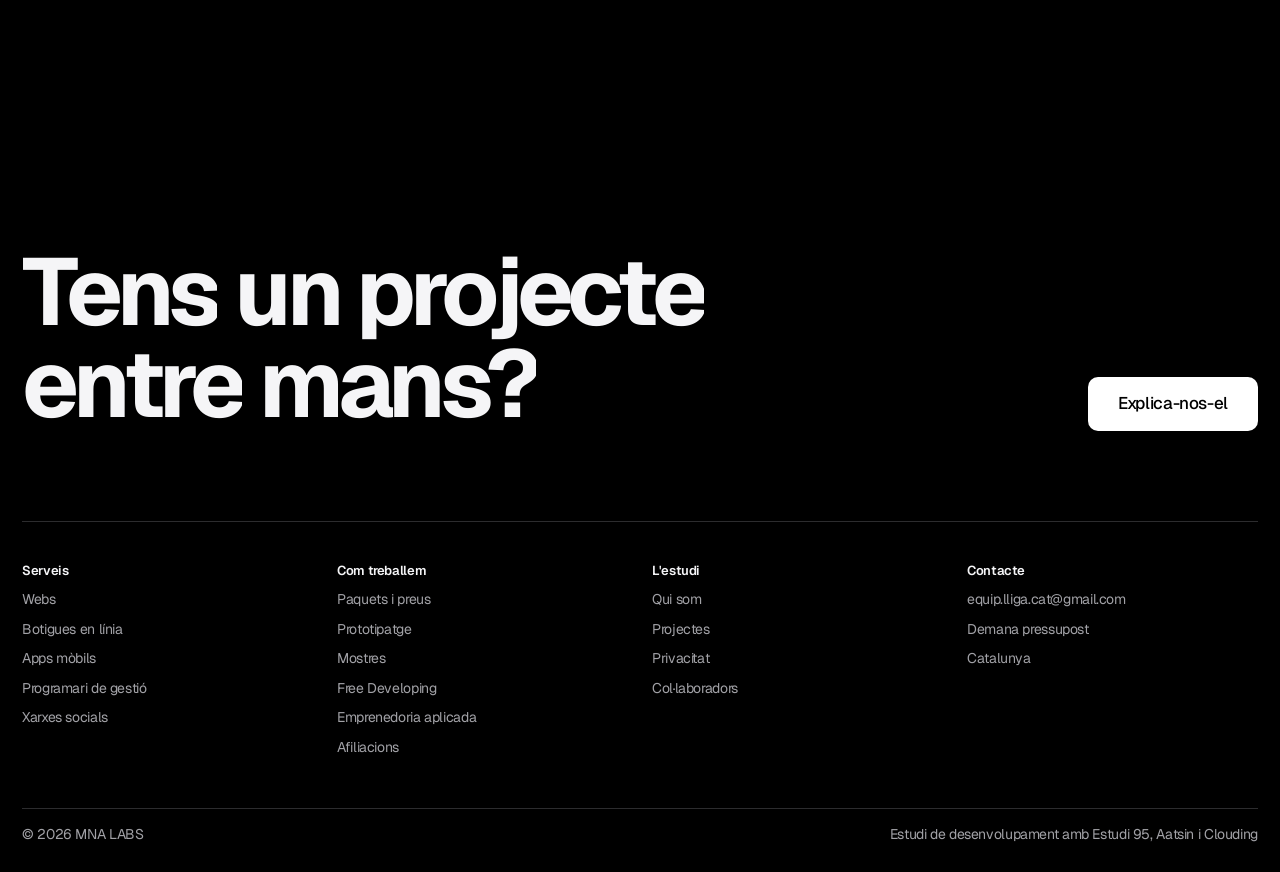
<file: prototipatge.html>
<!doctype html>
<html lang="ca">
<head>
<meta charset="utf-8">
<meta name="viewport" content="width=device-width, initial-scale=1">
<title>Prototipatge · MNA LABS</title>
<meta name="description" content="Convertim invents en prototips que funcionen: disseny de producte, impressió 3D, electrònica, app i preparació per fabricar. També amb Free Developing.">
<meta name="theme-color" content="#f5f5f7">
<link rel="canonical" href="https://lligacat.github.io/mna-labs/prototipatge.html">
<link rel="icon" href="favicon.svg" type="image/svg+xml">
<link rel="apple-touch-icon" href="apple-touch-icon.png">
<meta property="og:type" content="website">
<meta property="og:site_name" content="MNA LABS">
<meta property="og:locale" content="ca_ES">
<meta property="og:title" content="Prototipatge · MNA LABS">
<meta property="og:description" content="Convertim invents en prototips que funcionen: disseny de producte, impressió 3D, electrònica, app i preparació per fabricar. També amb Free Developing.">
<meta property="og:url" content="https://lligacat.github.io/mna-labs/prototipatge.html">
<meta property="og:image" content="https://lligacat.github.io/mna-labs/og.png">
<meta property="og:image:width" content="1200">
<meta property="og:image:height" content="630">
<meta name="twitter:card" content="summary_large_image">
<link rel="preconnect" href="https://fonts.googleapis.com">
<link rel="preconnect" href="https://fonts.gstatic.com" crossorigin>
<link href="https://fonts.googleapis.com/css2?family=Geist:wght@400;500;600;700;800&display=swap" rel="stylesheet">
<link rel="stylesheet" href="assets/site.css">
<link rel="stylesheet" href="assets/pages.css">
</head>
<body data-page="prototipatge">
<a class="skip" href="#main">Salta al contingut</a>
<header class="nav" id="nav">
  <div class="nav-in">
    <a href="index.html" class="logo" aria-label="MNA LABS, inici">
      <svg viewBox="0 0 24 24" fill="none" aria-hidden="true"><path d="M3 20V4l9 9 9-9v16" stroke="currentColor" stroke-width="2" stroke-linejoin="round" stroke-linecap="round"/></svg>
      MNA LABS
    </a>
    <nav class="nav-links" id="navLinks" aria-label="Principal">
      <span class="nav-ind" id="navInd" aria-hidden="true"></span>
      <a href="serveis.html" data-page="serveis">Serveis</a>
      <a href="prototipatge.html" data-page="prototipatge">Prototipatge</a>
      <a href="paquets.html" data-page="paquets">Paquets</a>
      <a href="mostres.html" data-page="mostres">Mostres</a>
      <a href="projectes.html" data-page="projectes">Projectes</a>
      <a href="estudi.html" data-page="estudi">L'estudi</a>
      <div class="nav-dd" id="navDd">
        <button type="button" class="nav-dd-b" aria-expanded="false" aria-controls="navDdM">Programes</button>
        <div class="nav-dd-m" id="navDdM">
          <a href="free-developing.html" data-page="free-developing">Free Developing<small>El fem ara, el pagues més endavant</small></a>
          <a href="emprenedoria.html" data-page="emprenedoria">Emprenedoria aplicada<small>Noves línies de negoci per a empreses</small></a>
          <a href="afiliacions.html" data-page="afiliacions">Afiliacions<small>Descomptes en el que ja compres</small></a>
        </div>
      </div>
    </nav>
    <div class="nav-right">
      <div class="lang" role="group" aria-label="Idioma">
        <button type="button" data-lang="ca" aria-pressed="true">CA</button><button type="button" data-lang="es" aria-pressed="false">ES</button><button type="button" data-lang="en" aria-pressed="false">EN</button>
      </div>
      <a href="contacte.html" class="nav-cta" data-page="contacte">Contacte</a>
      <button type="button" class="nav-burger" id="navBurger" aria-label="Menú" aria-expanded="false" aria-controls="navLinks"><i></i><i></i></button>
    </div>
    <span class="nav-prog" id="navProg"></span>
  </div>
</header>

<main id="main">
<header class="phead">
    <div class="wide">
      <p class="phead-k">Prototipatge</p>
      <h1 class="phead-h split">Convertim invents en objectes que funcionen.</h1>
      <p class="phead-p">Tens una idea per a un producte físic? En fem el disseny, el primer prototip que es pot tocar i provar, i el preparem per fabricar-lo. Si l'invent ens convenç, ho podem fer amb Free Developing, sense que paguis ara.</p>
      <div class="links" style="justify-content:flex-start;margin-top:36px"><a href="contacte.html?tipus=Prototipatge" class="btn mag">Explica'ns l'invent</a><a href="#proto" class="more">Mira com ho fem</a></div>
    </div>
  </header>

  <!-- UN INVENT D'EXEMPLE, PECA A PECA: seqüència fixada a la pantalla -->
  <section class="proto" id="proto" aria-label="Com fem un prototip, de l'esbós al producte que funciona">
    <div class="pr-pin">
      <div class="wide pr-grid">
        <div class="bd-caps">
          <div class="bd-rail" aria-hidden="true"><i></i><i></i><i></i><i></i></div>
          <div class="bd-cap on"><h2>Primer, l'esbós.</h2><p>Què ha de fer l'invent, on es farà servir i quant pot costar fabricar-lo. Ho dibuixem abans de modelar res.</p></div>
          <div class="bd-cap"><h2>Després, el model 3D.</h2><p>Dissenyem cada peça a mida, la imprimim en 3D o la mecanitzem, i la tornem a fer fins que encaixa.</p></div>
          <div class="bd-cap"><h2>Electrònica i programari.</h2><p>Placa, sensors, bateria i el codi que ho fa anar. Si cal, també l'app que el controla des del mòbil.</p></div>
          <div class="bd-cap"><h2>Un prototip que funciona.</h2><p>Un objecte que pots ensenyar a clients i inversors, provar al lloc real i portar a fabricar.</p></div>
        </div>

        <div class="pr-stage" aria-hidden="true">
          <p class="pr-name"><b>Exemple</b> Brot, sensor de reg per a horts</p>
          <svg class="pr-svg" viewBox="0 0 640 560">
            <defs>
              <linearGradient id="prShell" x1="0" y1="0" x2="0" y2="1"><stop offset="0" stop-color="#fbfbfd"/><stop offset="1" stop-color="#d9dbe2"/></linearGradient>
              <linearGradient id="prBase" x1="0" y1="0" x2="0" y2="1"><stop offset="0" stop-color="#3c4a3f"/><stop offset="1" stop-color="#1f2a22"/></linearGradient>
              <radialGradient id="prLed"><stop offset="0" stop-color="#b8ffcf"/><stop offset=".4" stop-color="#30d158"/><stop offset="1" stop-color="#30d158" stop-opacity="0"/></radialGradient>
            </defs>
            <g class="pr-grid-lines">
              <path d="M40 40h560M40 120h560M40 200h560M40 280h560M40 360h560M40 440h560M40 520h560M80 20v520M160 20v520M240 20v520M320 20v520M400 20v520M480 20v520M560 20v520"/>
            </g>
            <!-- carcassa superior -->
            <g class="pr-layer" data-l="0">
              <path class="pr-fill" fill="url(#prShell)" d="M200 170c0-40 50-62 120-62s120 22 120 62v26H200z"/>
              <path class="pr-line" d="M200 170c0-40 50-62 120-62s120 22 120 62v26H200z"/>
              <path class="pr-line" d="M262 150h116"/>
              <circle class="pr-led" cx="320" cy="132" r="26" fill="url(#prLed)"/>
              <circle class="pr-fill" cx="320" cy="132" r="5" fill="#30d158"/>
            </g>
            <!-- placa electrònica -->
            <g class="pr-layer" data-l="1">
              <path class="pr-fill" fill="#1f6f4a" d="M210 212h220v30H210z"/>
              <path class="pr-line" d="M210 212h220v30H210z"/>
              <path class="pr-fill" fill="#111" d="M300 216h40v22h-40z"/>
              <path class="pr-fill" fill="#c9a24a" d="M228 220h18v14h-18zM392 220h22v14h-22z"/>
              <path class="pr-line pr-trace" d="M246 227h54M340 227h52M260 238v-6h30"/>
            </g>
            <!-- bateria -->
            <g class="pr-layer" data-l="2">
              <path class="pr-fill" fill="#2b2b2e" d="M236 258h168v34H236z"/>
              <path class="pr-line" d="M236 258h168v34H236z"/>
              <path class="pr-fill" fill="#ff9f0a" d="M236 258h30v34h-30z"/>
              <path class="pr-line pr-plus" d="M374 275h14M381 268v14"/>
            </g>
            <!-- base i punxa que va a terra -->
            <g class="pr-layer" data-l="3">
              <path class="pr-fill" fill="url(#prBase)" d="M200 306h240v22c0 20-40 34-120 34s-120-14-120-34z"/>
              <path class="pr-line" d="M200 306h240v22c0 20-40 34-120 34s-120-14-120-34z"/>
              <path class="pr-fill" fill="#9aa39c" d="M308 362h24l-6 100h-12z"/>
              <path class="pr-line" d="M308 362h24l-6 100h-12z"/>
            </g>
            <!-- etiquetes de les peces -->
            <g class="pr-labels">
              <g data-t="0"><path d="M450 150h40"/><text x="500" y="146">Carcassa</text><text class="s" x="500" y="164">PETG imprès en 3D</text></g>
              <g data-t="1"><path d="M440 227h50"/><text x="500" y="223">Placa</text><text class="s" x="500" y="241">ESP32 · Wi-Fi i Bluetooth</text></g>
              <g data-t="2"><path d="M414 275h76"/><text x="500" y="271">Bateria</text><text class="s" x="500" y="289">1 any de durada</text></g>
              <g data-t="3"><path d="M440 330h50"/><text x="500" y="326">Base i sonda</text><text class="s" x="500" y="344">Humitat del sòl</text></g>
            </g>
          </svg>
          <div class="pr-toast"><i></i><div><b>Brot · Hort de casa</b><small>Cal regar els tomàquets: humitat al 18%</small></div></div>
        </div>
      </div>
    </div>
  </section>

  <section class="sec pr-what">
    <div class="wide">
      <div class="sec-intro rv">
        <h2 class="h-sec split">Tot el que cal sota un mateix sostre.</h2>
        <p class="sub">Un sol equip per al disseny, l'electrònica i el programari. No has d'anar a tres llocs diferents ni fer de traductor entre ells.</p>
      </div>
      <div class="pr-cards">
        <article class="pr-card rv"><b>Disseny de producte</b><p>Esbossos, model 3D i plànols de cada peça, pensats perquè després es puguin fabricar.</p></article>
        <article class="pr-card rv"><b>Impressió 3D i mecanitzat</b><p>Peces en plàstic per provar ràpid i en metall quan cal resistència o precisió.</p></article>
        <article class="pr-card rv"><b>Electrònica</b><p>Sensors, motors, bateries i plaques a mida, del primer muntatge a la placa definitiva.</p></article>
        <article class="pr-card rv"><b>Programari i app</b><p>El codi que fa funcionar l'aparell i l'app per controlar-lo o veure'n les dades.</p></article>
        <article class="pr-card rv"><b>Proves reals</b><p>El provem on s'ha de fer servir, apuntem què falla i en fem la versió següent.</p></article>
        <article class="pr-card rv"><b>Camí a fàbrica</b><p>Materials, costos per unitat i proveïdors, perquè la primera sèrie no sigui una sorpresa.</p></article>
      </div>
    </div>
  </section>

  <section class="sec free nav-dark pr-free">
    <div class="wide pr-free-in">
      <div class="rv">
        <span class="free-name"><i></i>Amb Free Developing</span>
        <h2 class="h-sec">Si l'invent ens convenç, no cal que paguis ara.</h2>
      </div>
      <div class="rv">
        <p class="sub">Prototipem el producte a canvi d'una participació a l'empresa o d'un pagament quan comenci a vendre. Estudiem cada invent i ho deixem tot per escrit abans de començar.</p>
        <div class="links" style="justify-content:flex-start;margin-top:28px"><a href="contacte.html?tipus=Free%20Developing" class="btn mag">Presenta l'invent</a><a href="free-developing.html" class="more">Com funciona Free Developing</a></div>
      </div>
    </div>
  </section>
</main>
<footer class="foot">
  <div class="wide">
    <div class="foot-cta">
      <p class="foot-big split">Tens un projecte entre mans?</p>
      <a href="contacte.html" class="btn btn-light mag">Explica-nos-el</a>
    </div>
    <div class="fcols">
      <div><h4>Serveis</h4><a href="serveis.html#webs">Webs</a><a href="serveis.html#botigues">Botigues en línia</a><a href="serveis.html#apps">Apps mòbils</a><a href="serveis.html#programari">Programari de gestió</a><a href="serveis.html#xarxes">Xarxes socials</a></div>
      <div><h4>Com treballem</h4><a href="paquets.html">Paquets i preus</a><a href="prototipatge.html">Prototipatge</a><a href="mostres.html">Mostres</a><a href="free-developing.html">Free Developing</a><a href="emprenedoria.html">Emprenedoria aplicada</a><a href="afiliacions.html">Afiliacions</a></div>
      <div><h4>L'estudi</h4><a href="estudi.html">Qui som</a><a href="projectes.html">Projectes</a><a href="estudi.html#privacitat">Privacitat</a><a href="estudi.html#collaboradors">Col·laboradors</a></div>
      <div><h4>Contacte</h4><a href="mailto:equip.lliga.cat@gmail.com">equip.lliga.cat@gmail.com</a><a href="contacte.html">Demana pressupost</a><span>Catalunya</span></div>
    </div>
    <div class="fbot"><span>© 2026 MNA LABS</span><span>Estudi de desenvolupament amb Estudi 95, Aatsin i Clouding</span></div>
  </div>
</footer>

<script src="assets/i18n.js"></script>
<script src="assets/i18n-pages.js"></script>
<script src="assets/i18n-noves.js"></script>

<script src="assets/site.js"></script>
</body>
</html>
</file>
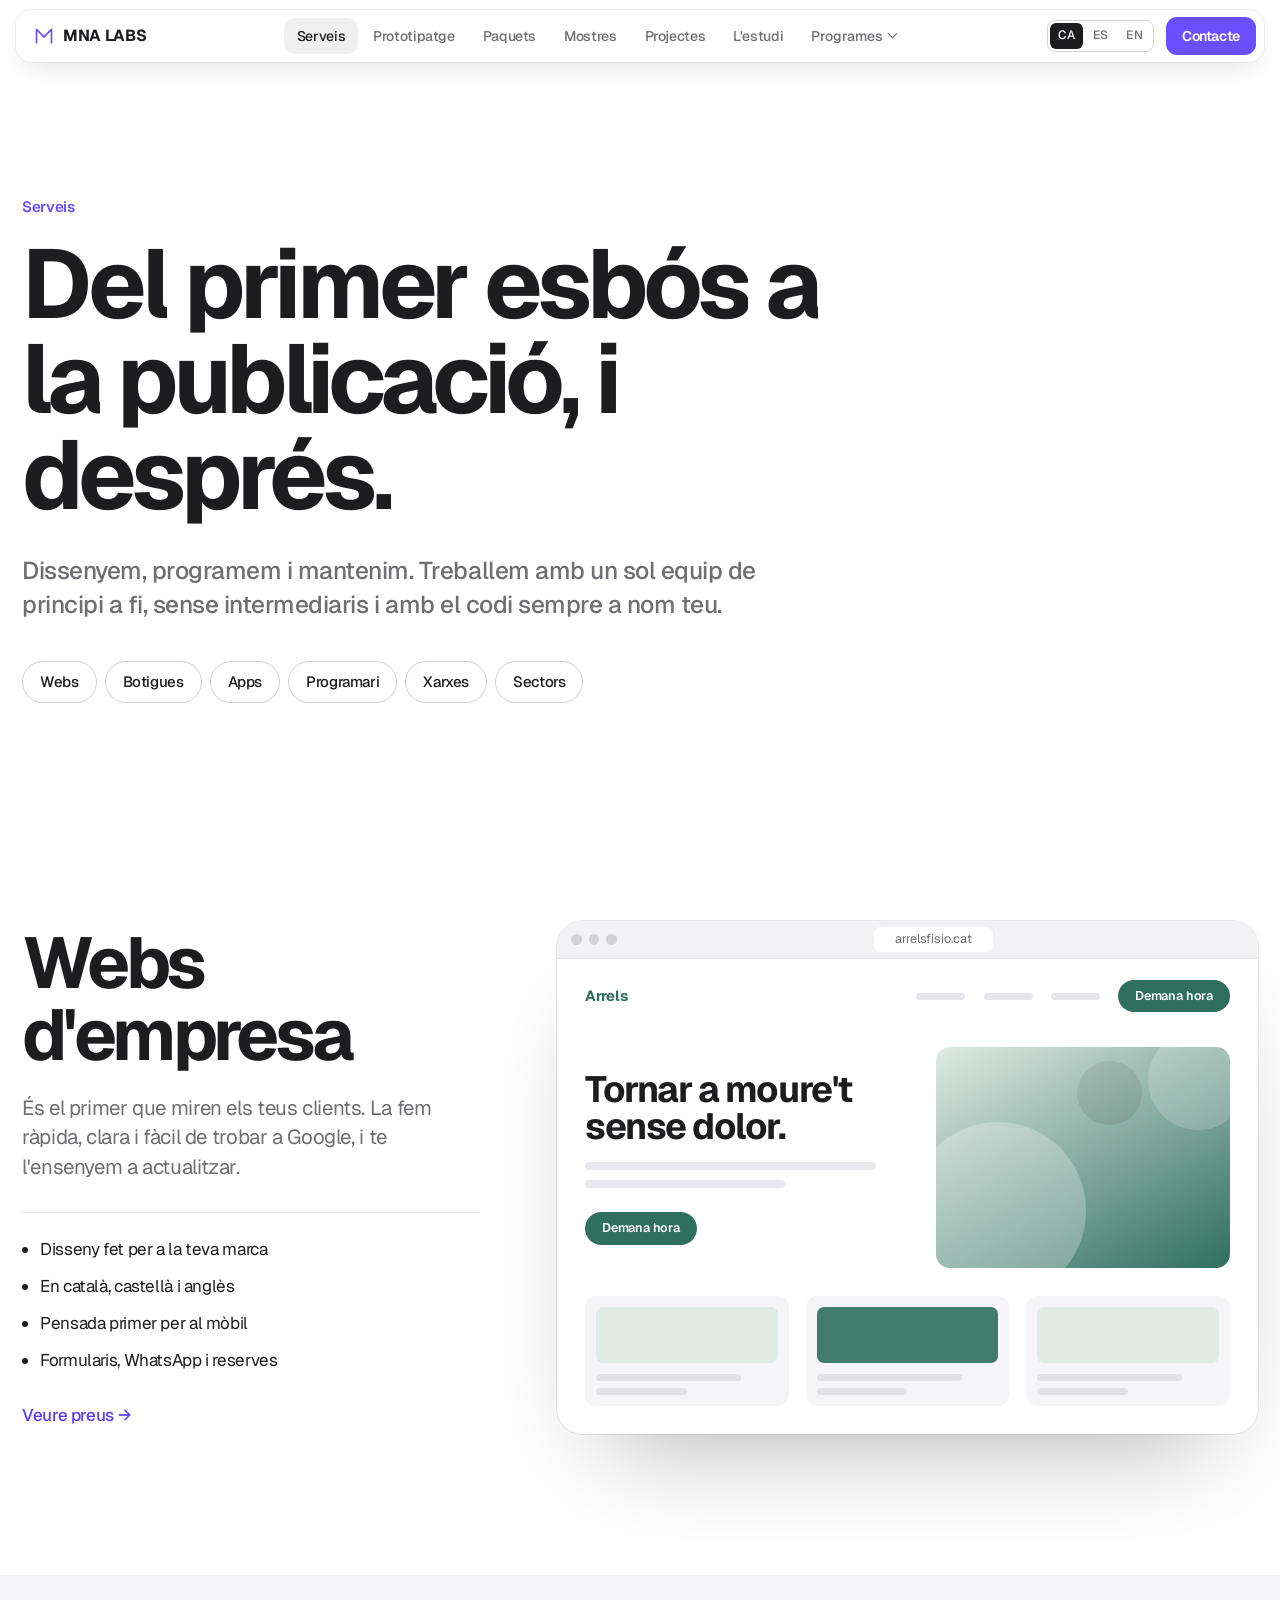
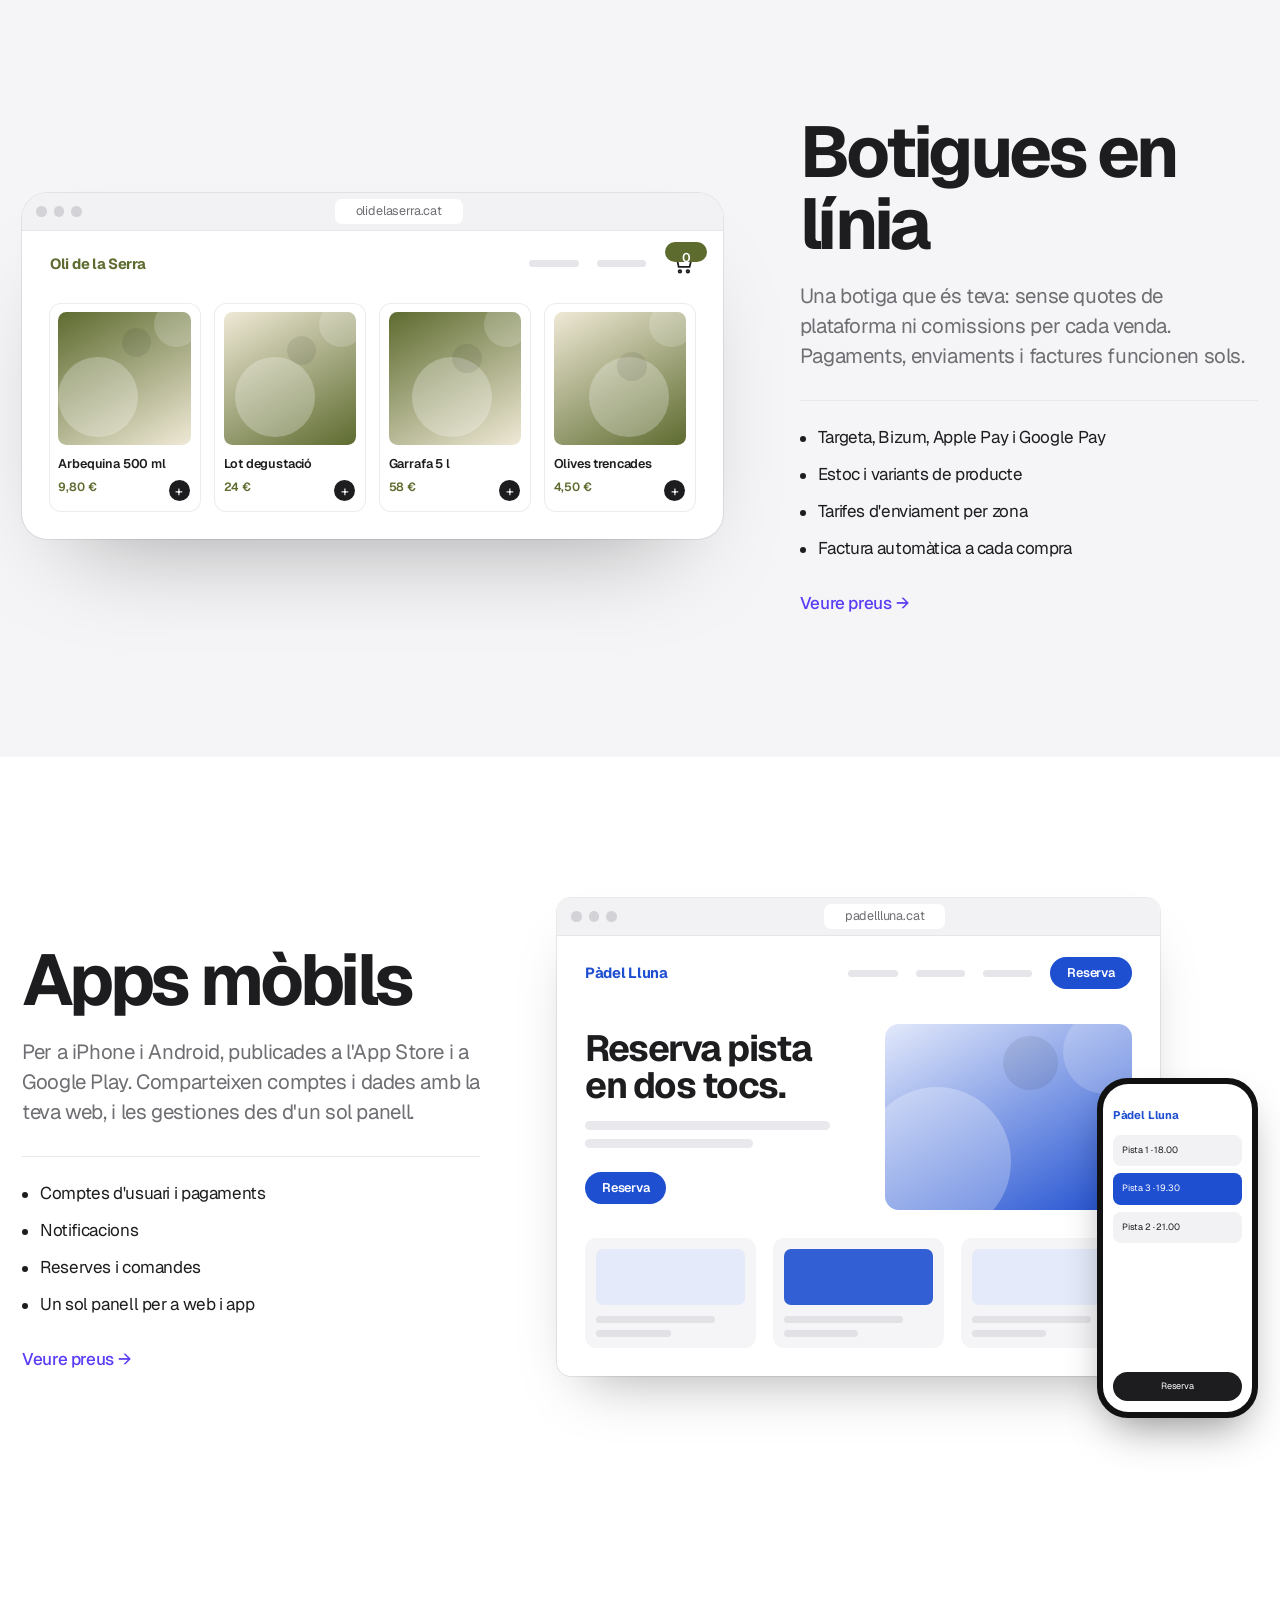
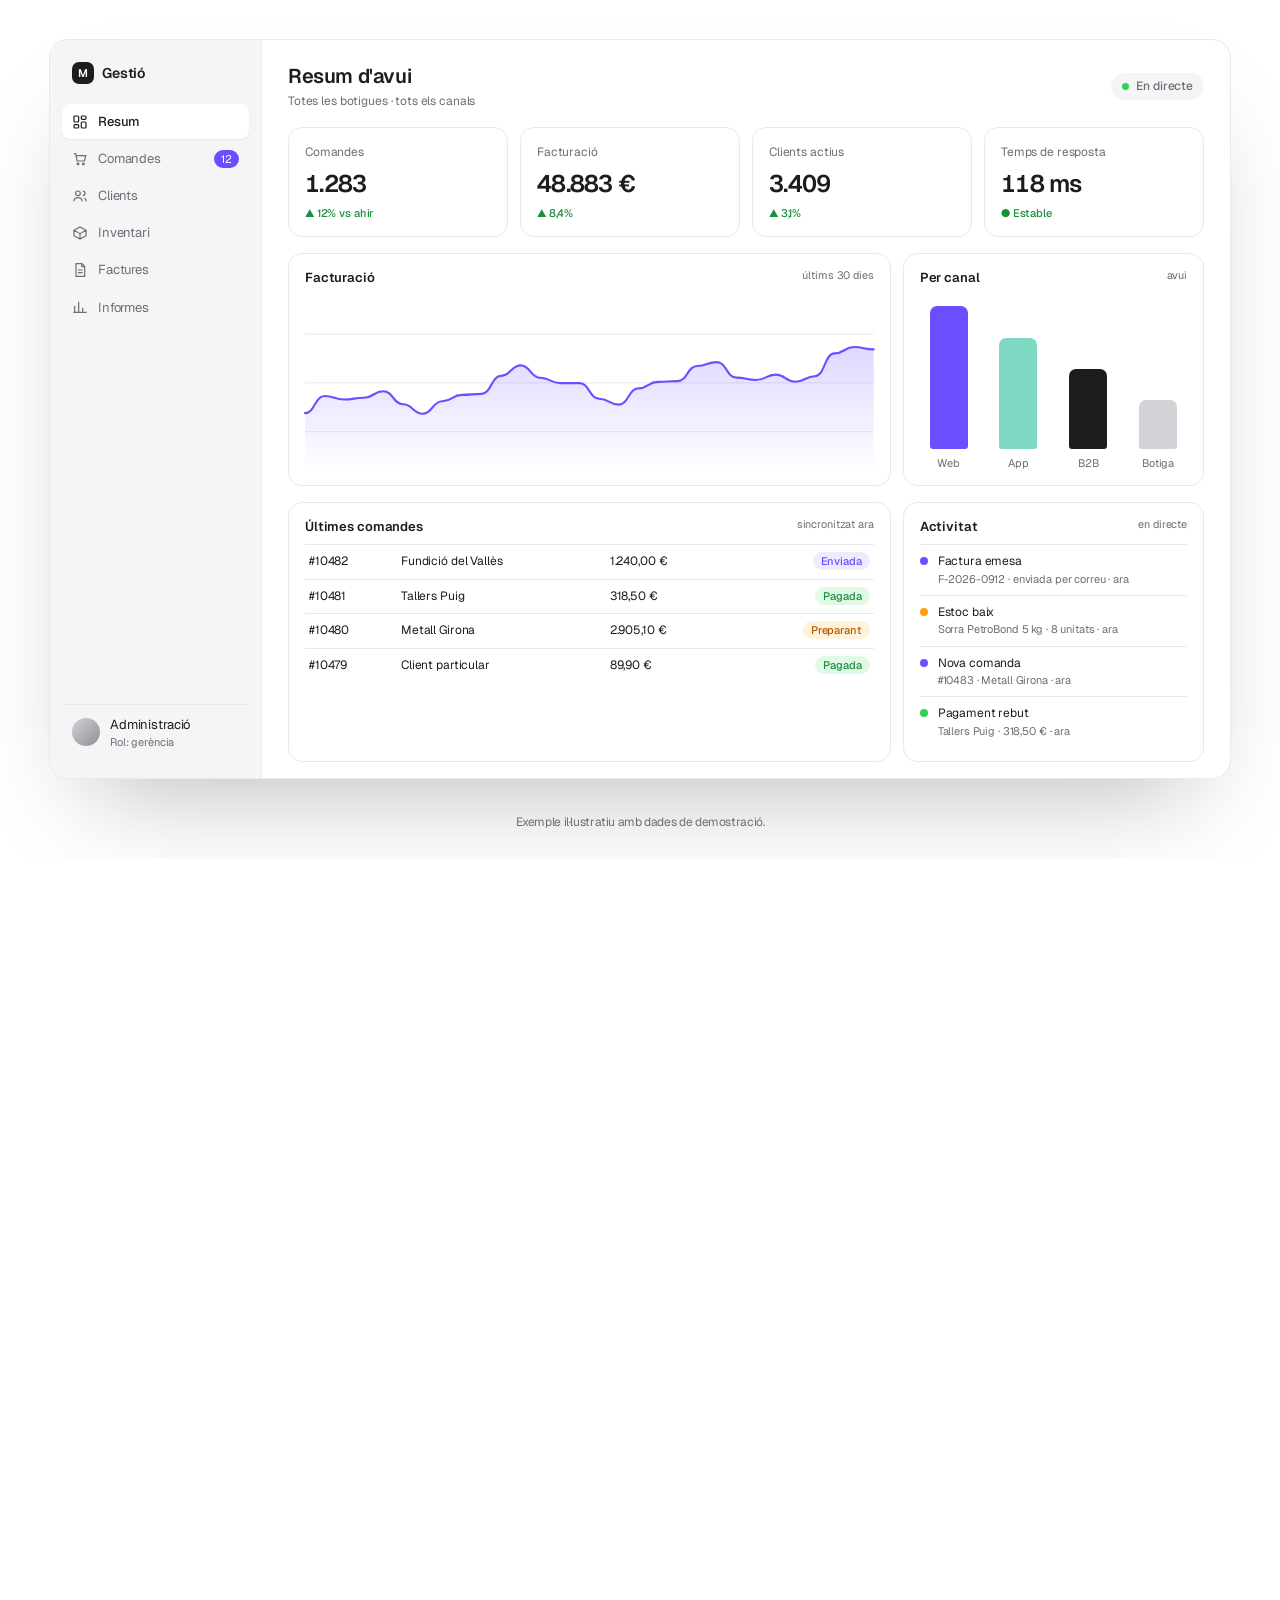
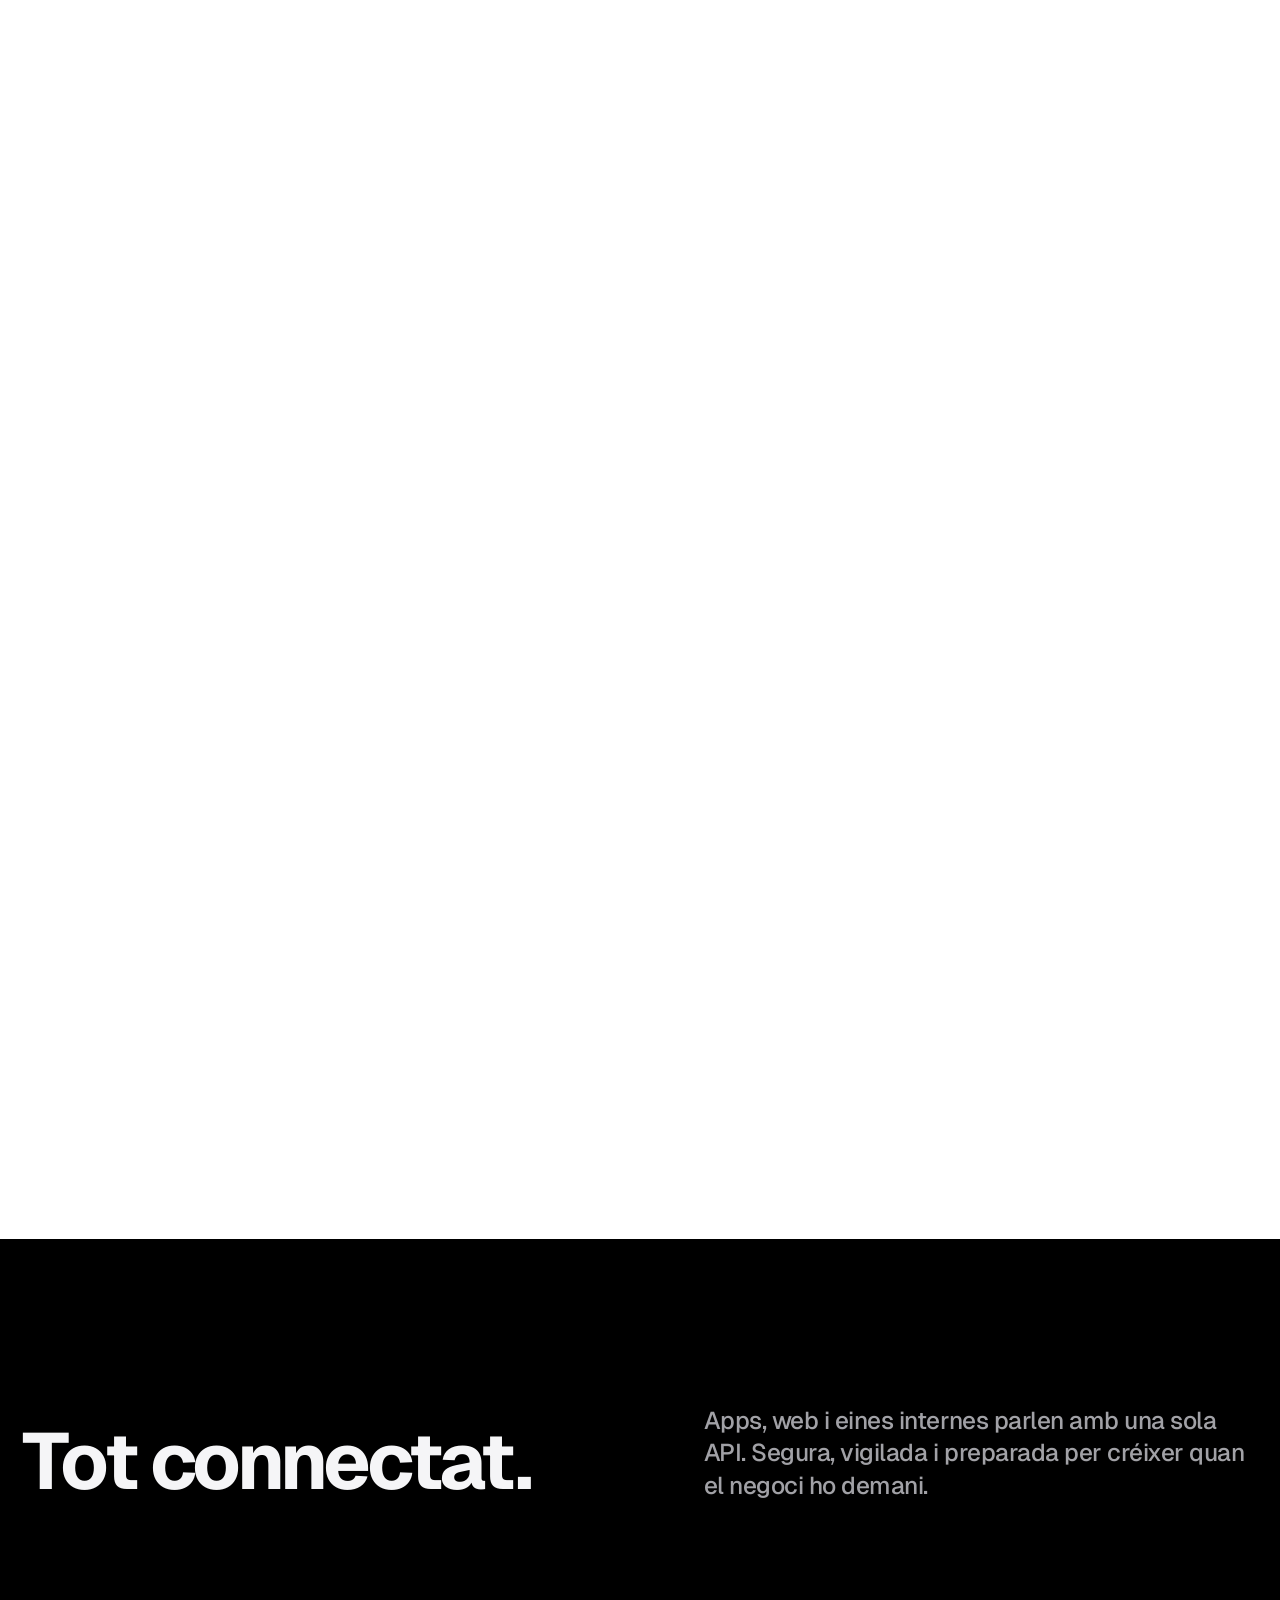
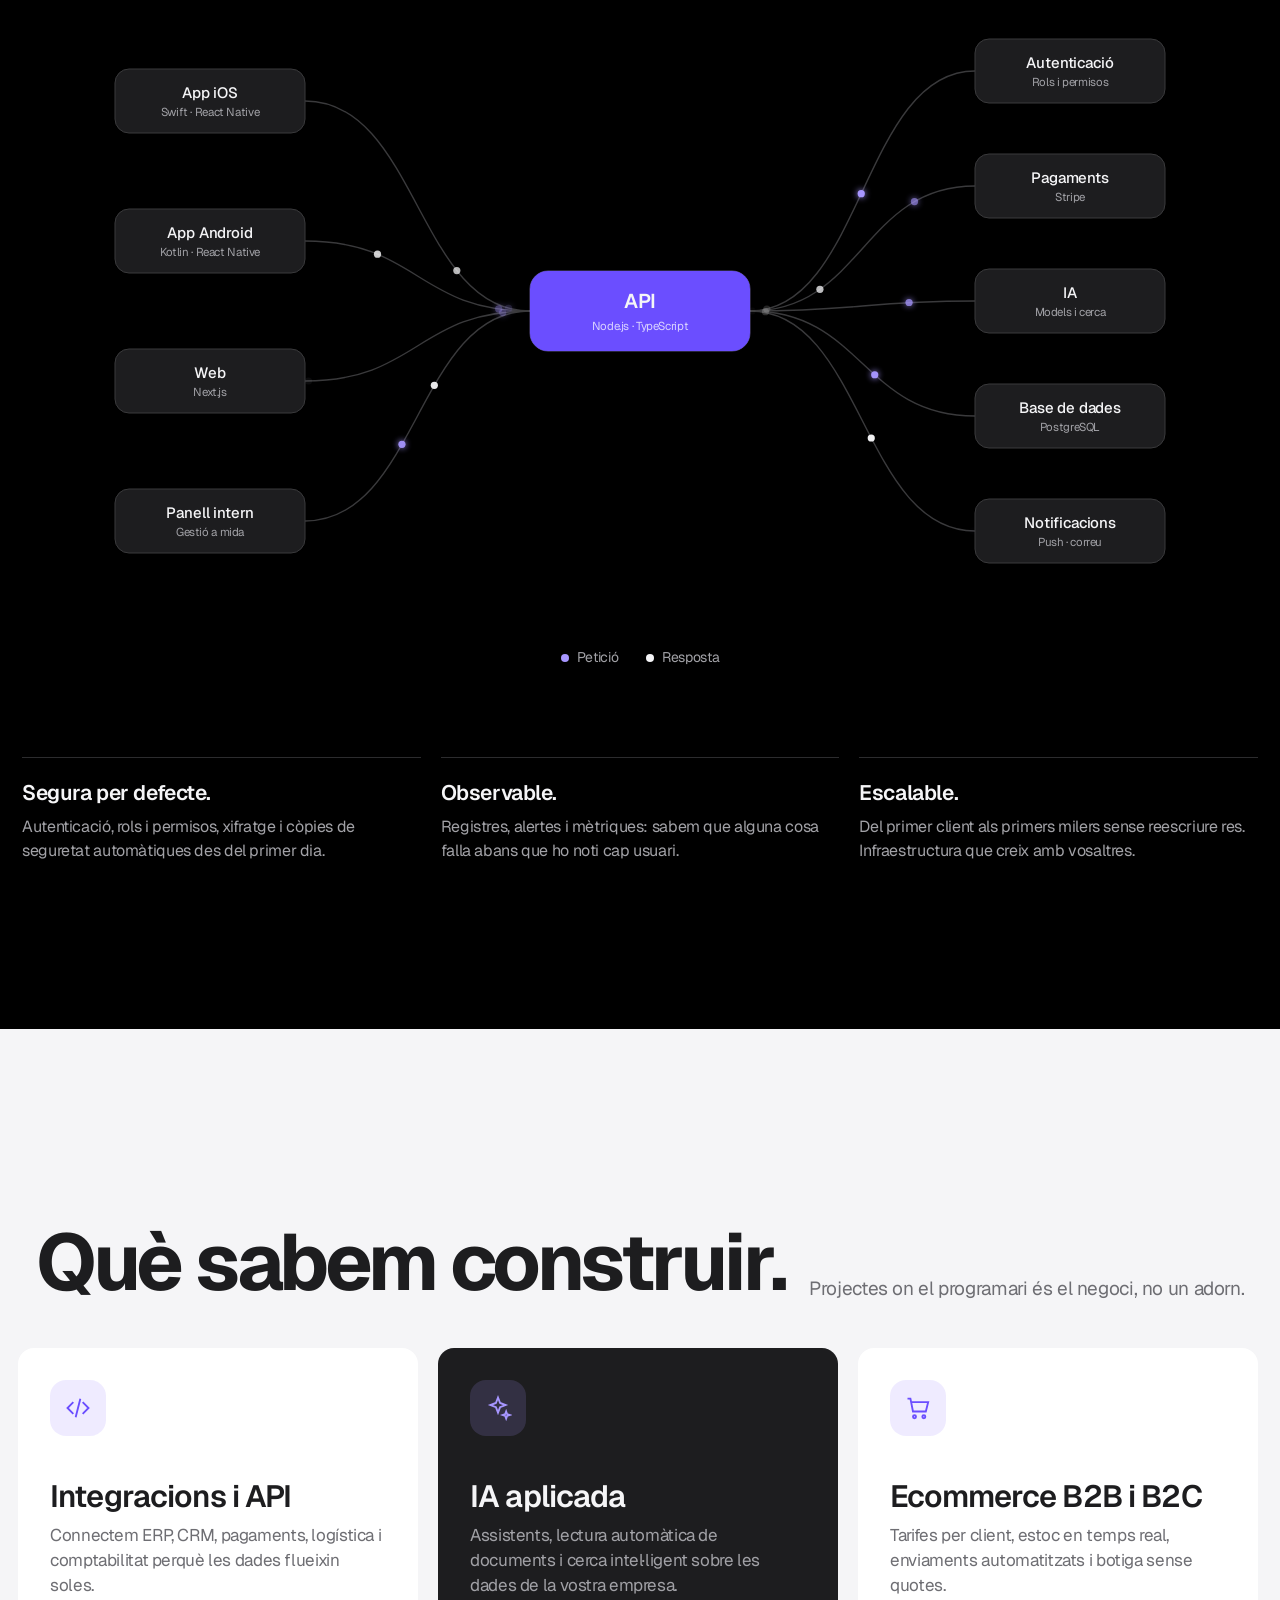
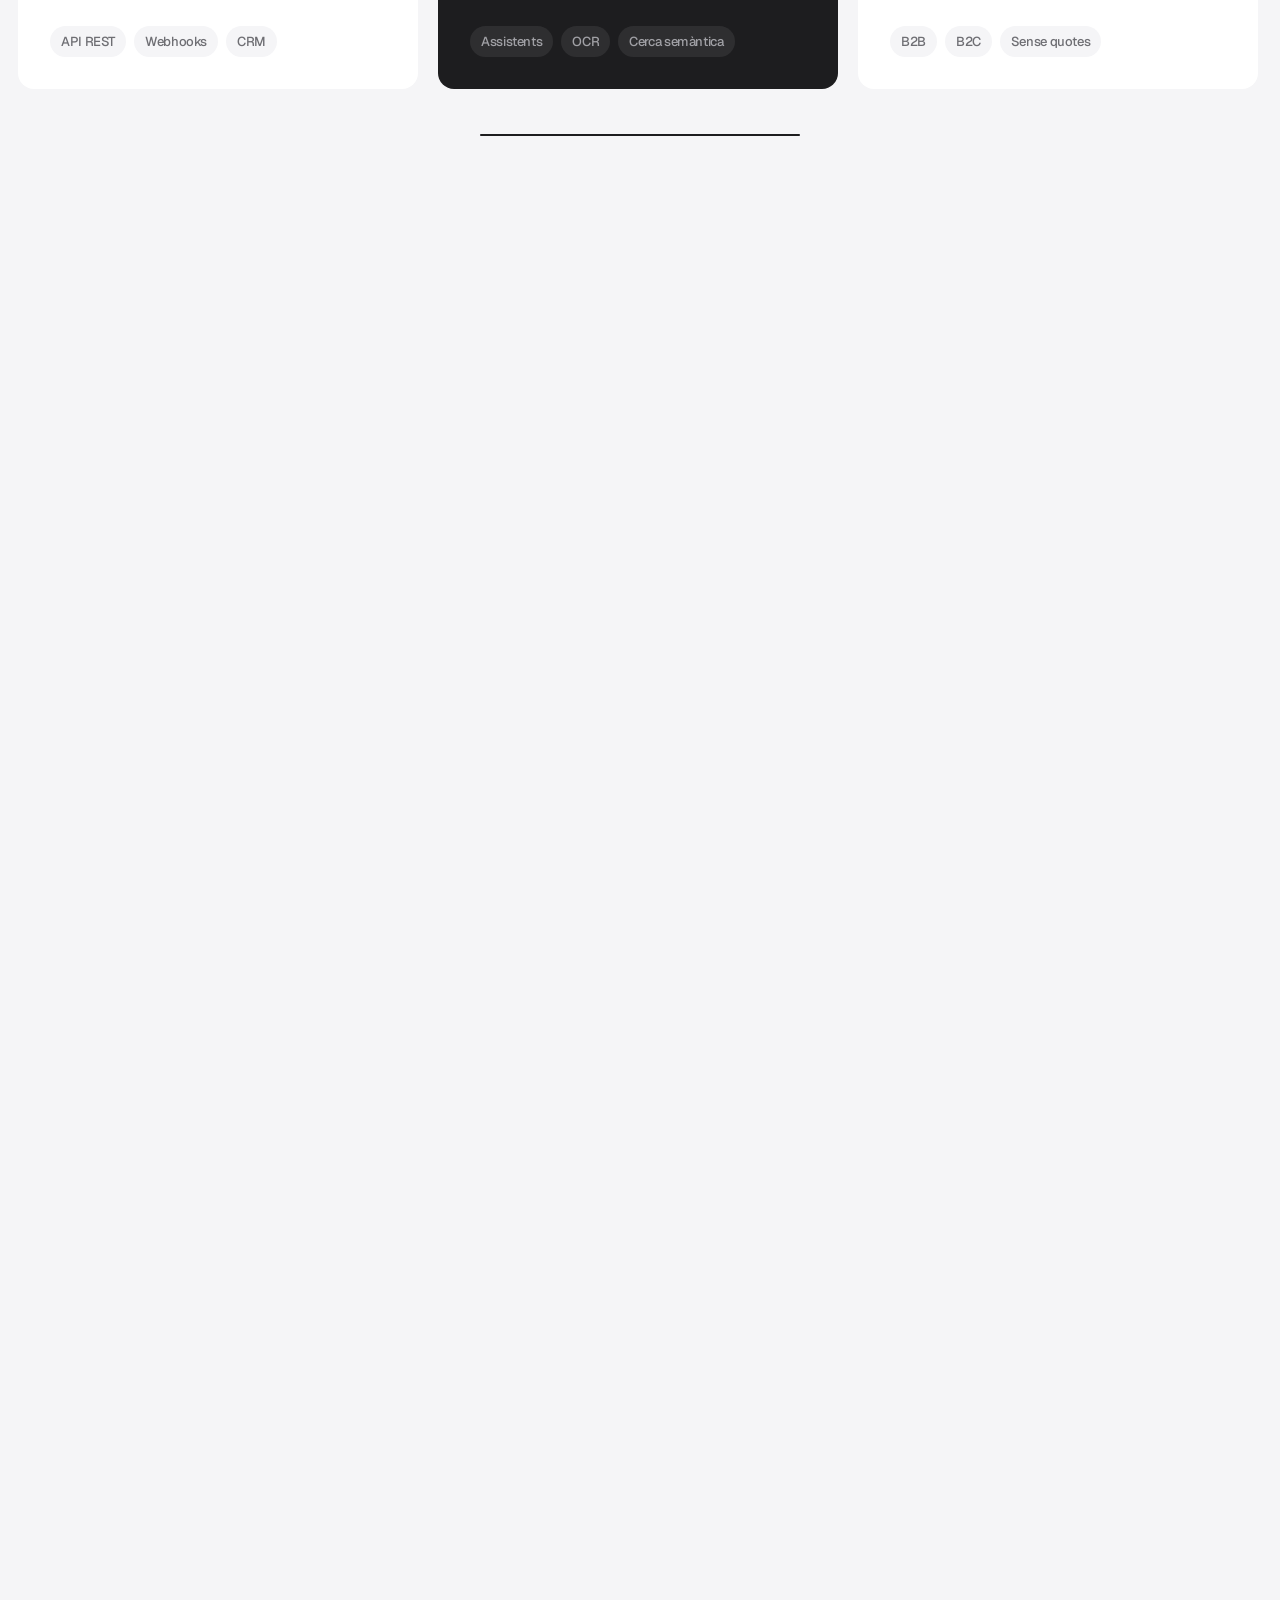
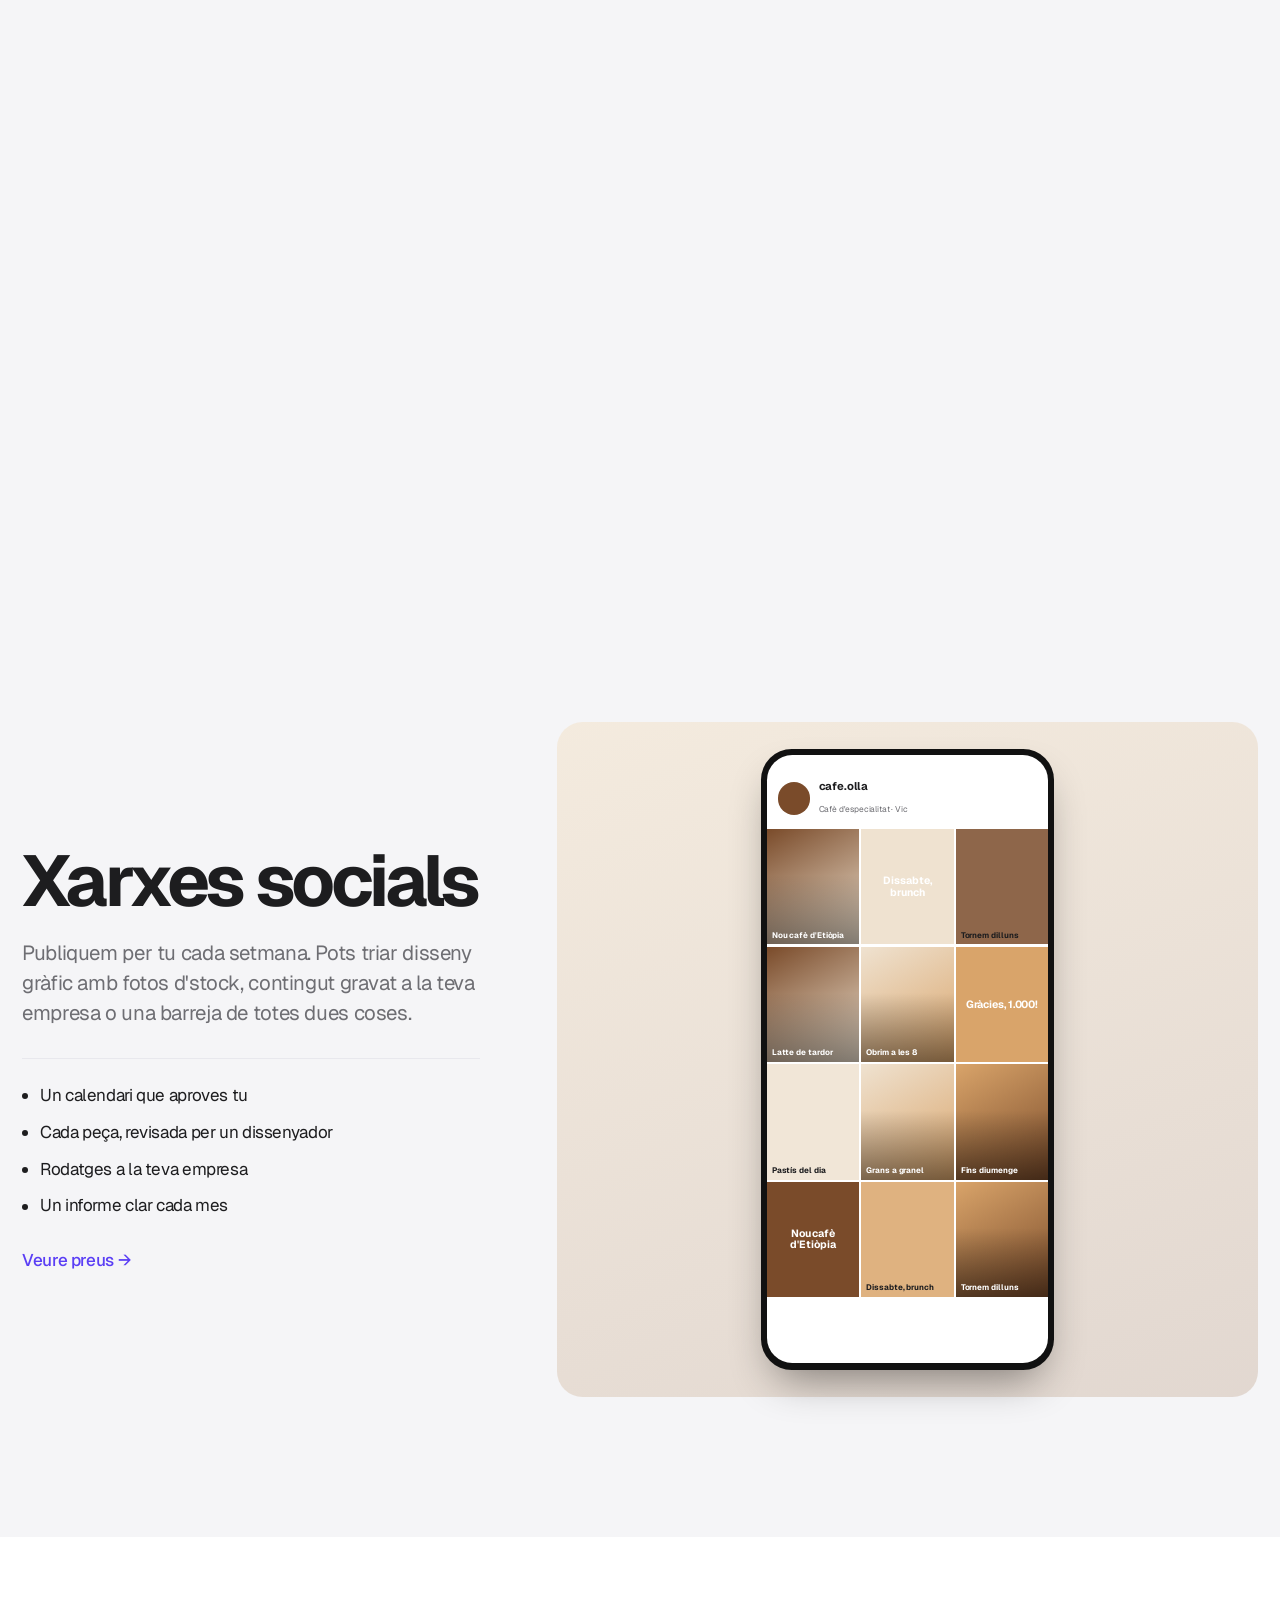
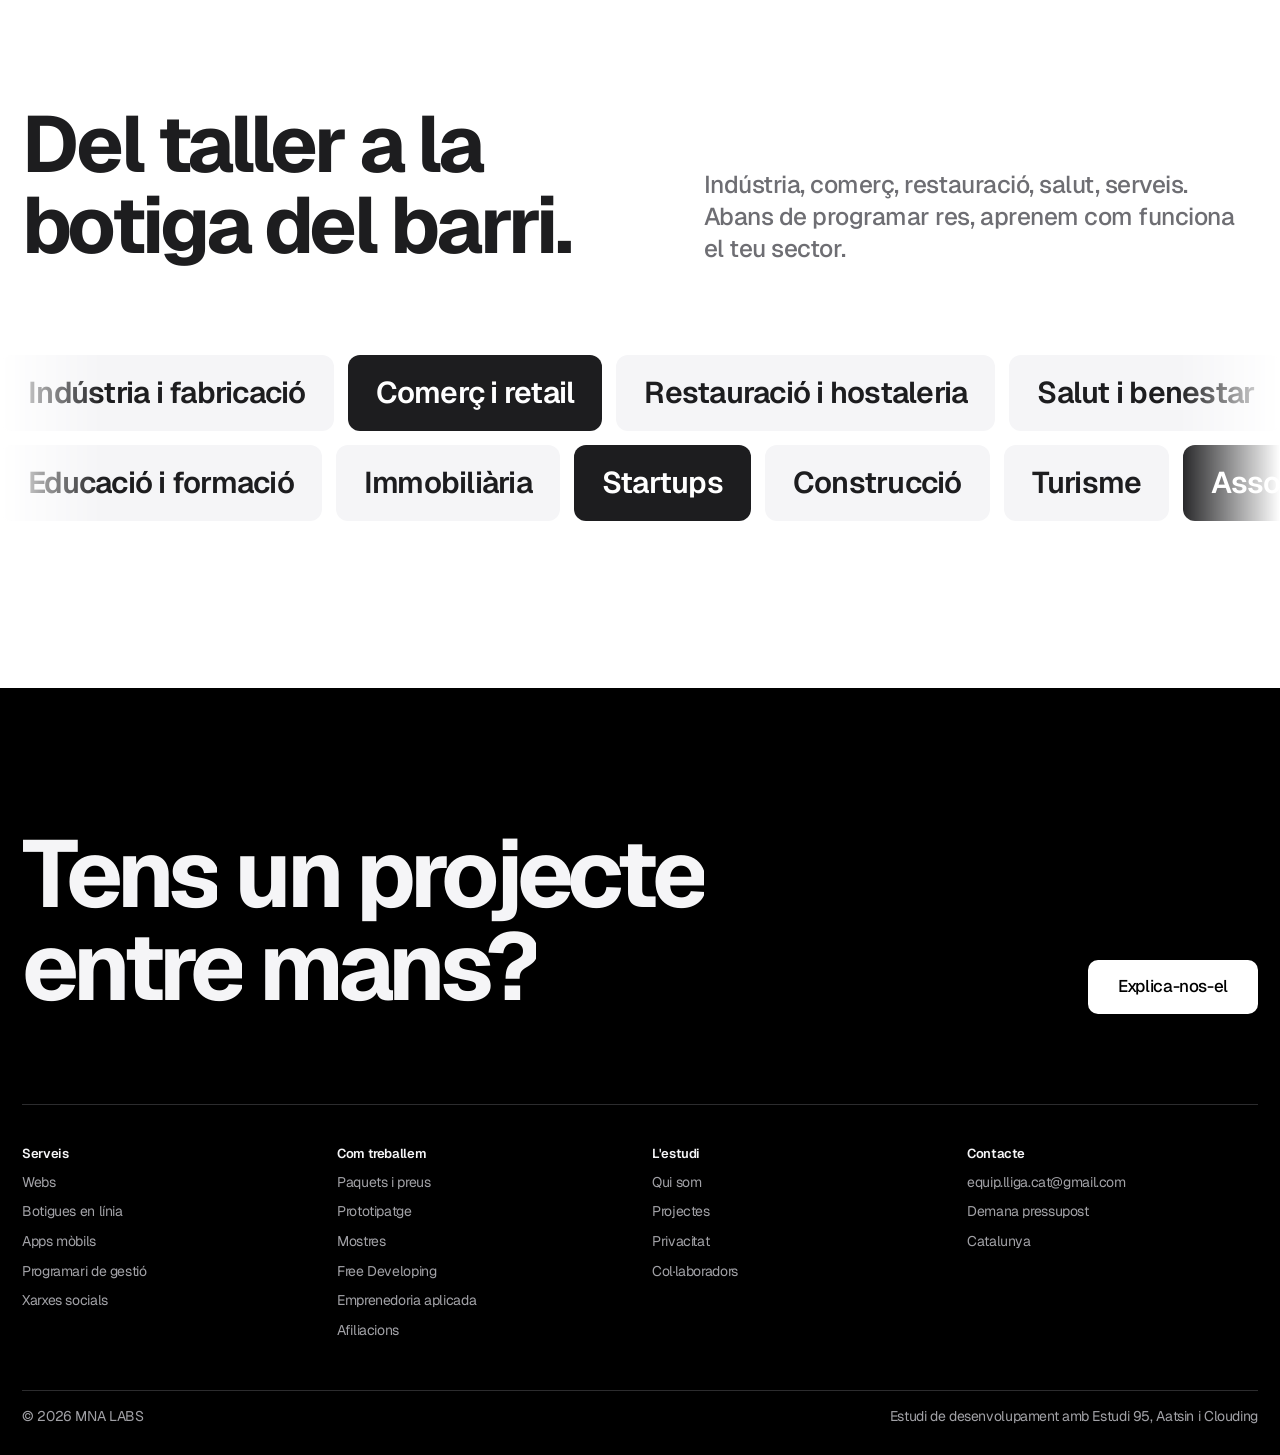
<file: serveis.html>
<!doctype html>
<html lang="ca">
<head>
<meta charset="utf-8">
<meta name="viewport" content="width=device-width, initial-scale=1">
<title>Serveis · MNA LABS</title>
<meta name="description" content="Webs, botigues en línia, apps mòbils, programari de gestió i xarxes socials. Dissenyem, programem i mantenim.">
<meta name="theme-color" content="#f5f5f7">
<link rel="canonical" href="https://lligacat.github.io/mna-labs/serveis.html">
<link rel="icon" href="favicon.svg" type="image/svg+xml">
<link rel="apple-touch-icon" href="apple-touch-icon.png">
<meta property="og:type" content="website">
<meta property="og:site_name" content="MNA LABS">
<meta property="og:locale" content="ca_ES">
<meta property="og:title" content="Serveis · MNA LABS">
<meta property="og:description" content="Webs, botigues en línia, apps mòbils, programari de gestió i xarxes socials. Dissenyem, programem i mantenim.">
<meta property="og:url" content="https://lligacat.github.io/mna-labs/serveis.html">
<meta property="og:image" content="https://lligacat.github.io/mna-labs/og.png">
<meta property="og:image:width" content="1200">
<meta property="og:image:height" content="630">
<meta name="twitter:card" content="summary_large_image">
<link rel="preconnect" href="https://fonts.googleapis.com">
<link rel="preconnect" href="https://fonts.gstatic.com" crossorigin>
<link href="https://fonts.googleapis.com/css2?family=Geist:wght@400;500;600;700;800&display=swap" rel="stylesheet">
<link rel="stylesheet" href="assets/site.css">
<link rel="stylesheet" href="assets/pages.css">
</head>
<body data-page="serveis">
<a class="skip" href="#main">Salta al contingut</a>
<header class="nav" id="nav">
  <div class="nav-in">
    <a href="index.html" class="logo" aria-label="MNA LABS, inici">
      <svg viewBox="0 0 24 24" fill="none" aria-hidden="true"><path d="M3 20V4l9 9 9-9v16" stroke="currentColor" stroke-width="2" stroke-linejoin="round" stroke-linecap="round"/></svg>
      MNA LABS
    </a>
    <nav class="nav-links" id="navLinks" aria-label="Principal">
      <span class="nav-ind" id="navInd" aria-hidden="true"></span>
      <a href="serveis.html" data-page="serveis">Serveis</a>
      <a href="prototipatge.html" data-page="prototipatge">Prototipatge</a>
      <a href="paquets.html" data-page="paquets">Paquets</a>
      <a href="mostres.html" data-page="mostres">Mostres</a>
      <a href="projectes.html" data-page="projectes">Projectes</a>
      <a href="estudi.html" data-page="estudi">L'estudi</a>
      <div class="nav-dd" id="navDd">
        <button type="button" class="nav-dd-b" aria-expanded="false" aria-controls="navDdM">Programes</button>
        <div class="nav-dd-m" id="navDdM">
          <a href="free-developing.html" data-page="free-developing">Free Developing<small>El fem ara, el pagues més endavant</small></a>
          <a href="emprenedoria.html" data-page="emprenedoria">Emprenedoria aplicada<small>Noves línies de negoci per a empreses</small></a>
          <a href="afiliacions.html" data-page="afiliacions">Afiliacions<small>Descomptes en el que ja compres</small></a>
        </div>
      </div>
    </nav>
    <div class="nav-right">
      <div class="lang" role="group" aria-label="Idioma">
        <button type="button" data-lang="ca" aria-pressed="true">CA</button><button type="button" data-lang="es" aria-pressed="false">ES</button><button type="button" data-lang="en" aria-pressed="false">EN</button>
      </div>
      <a href="contacte.html" class="nav-cta" data-page="contacte">Contacte</a>
      <button type="button" class="nav-burger" id="navBurger" aria-label="Menú" aria-expanded="false" aria-controls="navLinks"><i></i><i></i></button>
    </div>
    <span class="nav-prog" id="navProg"></span>
  </div>
</header>

<main id="main">
<header class="phead">
    <div class="wide">
      <p class="phead-k">Serveis</p>
      <h1 class="phead-h split">Del primer esbós a la publicació, i després.</h1>
      <p class="phead-p">Dissenyem, programem i mantenim. Treballem amb un sol equip de principi a fi, sense intermediaris i amb el codi sempre a nom teu.</p>
      <nav class="subnav" aria-label="Serveis">
        <a href="#webs">Webs</a><a href="#botigues">Botigues</a><a href="#apps">Apps</a><a href="#programari">Programari</a><a href="#xarxes">Xarxes</a><a href="#sectors">Sectors</a>
      </nav>
    </div>
  </header>

  <section class="sv" id="webs">
    <div class="wide sv-grid">
      <div class="sv-copy rv">
        <h2>Webs d'empresa</h2>
        <p>És el primer que miren els teus clients. La fem ràpida, clara i fàcil de trobar a Google, i te l'ensenyem a actualitzar.</p>
        <ul class="sv-list"><li>Disseny fet per a la teva marca</li><li>En català, castellà i anglès</li><li>Pensada primer per al mòbil</li><li>Formularis, WhatsApp i reserves</li></ul>
        <a class="more" href="paquets.html#webs">Veure preus</a>
      </div>
      <div class="sv-vis rv"><div class="mock" data-mock="web" data-brand="Arrels" data-url="arrelsfisio.cat" data-t="Tornar a moure't sense dolor." data-btn="Demana hora" data-c1="#2f6f5e" data-c2="#dfeae4"></div></div>
    </div>
  </section>

  <section class="sv" id="botigues">
    <div class="wide sv-grid">
      <div class="sv-copy rv">
        <h2>Botigues en línia</h2>
        <p>Una botiga que és teva: sense quotes de plataforma ni comissions per cada venda. Pagaments, enviaments i factures funcionen sols.</p>
        <ul class="sv-list"><li>Targeta, Bizum, Apple Pay i Google Pay</li><li>Estoc i variants de producte</li><li>Tarifes d'enviament per zona</li><li>Factura automàtica a cada compra</li></ul>
        <a class="more" href="paquets.html#webs">Veure preus</a>
      </div>
      <div class="sv-vis rv"><div class="mock" data-mock="shop" data-brand="Oli de la Serra" data-url="olidelaserra.cat" data-items="Arbequina 500 ml|9,80 €;Lot degustació|24 €;Garrafa 5 l|58 €;Olives trencades|4,50 €" data-c1="#5d6b2f" data-c2="#efe9d6"></div></div>
    </div>
  </section>

  <section class="sv" id="apps">
    <div class="wide sv-grid">
      <div class="sv-copy rv">
        <h2>Apps mòbils</h2>
        <p>Per a iPhone i Android, publicades a l'App Store i a Google Play. Comparteixen comptes i dades amb la teva web, i les gestiones des d'un sol panell.</p>
        <ul class="sv-list"><li>Comptes d'usuari i pagaments</li><li>Notificacions</li><li>Reserves i comandes</li><li>Un sol panell per a web i app</li></ul>
        <a class="more" href="paquets.html#combinats">Veure preus</a>
      </div>
      <div class="sv-vis rv"><div class="mock" data-mock="duo" data-base="web" data-brand="Pàdel Lluna" data-url="padellluna.cat" data-t="Reserva pista en dos tocs." data-btn="Reserva" data-a1="Pista 1 · 18.00" data-a2="Pista 3 · 19.30" data-a3="Pista 2 · 21.00" data-c1="#1f4fd1" data-c2="#e3e9fb"></div></div>
    </div>
  </section>

<!-- PROGRAMARI COMPLEX: el panell s'amplia amb l'scroll -->
  <section class="zoom" id="programari">
    <div class="zoom-pin">
      <div class="zoom-head" id="zoomHead">
        <h2 class="h-sec">Programari de gestió.</h2>
        <p class="sub">Comandes, estoc, tècnics, factures. Fem l'eina que encaixa amb com treballeu i la connectem amb el que ja feu servir.</p>
      </div>
      <div class="dash" id="dash" aria-label="Exemple de panell de gestió fet a mida (dades de demostració)">
        <aside class="d-side">
          <div class="d-brand"><i>M</i>Gestió</div>
          <a class="d-nav on"><svg viewBox="0 0 24 24" fill="none" stroke="currentColor" stroke-width="1.8"><rect x="3" y="3" width="7" height="9" rx="1.5"/><rect x="14" y="3" width="7" height="5" rx="1.5"/><rect x="14" y="12" width="7" height="9" rx="1.5"/><rect x="3" y="16" width="7" height="5" rx="1.5"/></svg>Resum</a>
          <a class="d-nav"><svg viewBox="0 0 24 24" fill="none" stroke="currentColor" stroke-width="1.8"><path d="M3 4h2.5l2.2 11h11l2-8H6.6"/><circle cx="9" cy="19.5" r="1.3"/><circle cx="17" cy="19.5" r="1.3"/></svg>Comandes<em id="navBadge">12</em></a>
          <a class="d-nav"><svg viewBox="0 0 24 24" fill="none" stroke="currentColor" stroke-width="1.8"><circle cx="9" cy="8" r="3.5"/><path d="M2.5 20c.8-3.6 3.4-5.5 6.5-5.5s5.7 1.9 6.5 5.5M16 4.5a3.5 3.5 0 010 7M18.5 14.8c1.7.7 2.7 2.4 3 5.2"/></svg>Clients</a>
          <a class="d-nav"><svg viewBox="0 0 24 24" fill="none" stroke="currentColor" stroke-width="1.8"><path d="M21 8l-9-5-9 5 9 5 9-5zM3 8v8l9 5 9-5V8M12 13v8"/></svg>Inventari</a>
          <a class="d-nav"><svg viewBox="0 0 24 24" fill="none" stroke="currentColor" stroke-width="1.8"><path d="M6 2.5h9l4 4V21.5H6z"/><path d="M14.5 2.5v4.5H19M9 12h7M9 16h7"/></svg>Factures</a>
          <a class="d-nav"><svg viewBox="0 0 24 24" fill="none" stroke="currentColor" stroke-width="1.8"><path d="M4 20V10M10 20V4M16 20v-7M22 20H2"/></svg>Informes</a>
          <div class="d-user"><span></span><div>Administració<small>Rol: gerència</small></div></div>
        </aside>
        <div class="d-main">
          <div class="d-top">
            <div><h4>Resum d'avui</h4><small>Totes les botigues · tots els canals</small></div>
            <span class="live"><i></i>En directe</span>
          </div>
          <div class="kpis">
            <div class="kpi"><small>Comandes</small><b data-count="1284">0</b><span class="up">▲ 12% vs ahir</span></div>
            <div class="kpi"><small>Facturació</small><b data-count="48920" data-suf=" €">0</b><span class="up">▲ 8,4%</span></div>
            <div class="kpi"><small>Clients actius</small><b data-count="3412">0</b><span class="up">▲ 3,1%</span></div>
            <div class="kpi"><small>Temps de resposta</small><b data-count="118" data-suf=" ms">0</b><span class="up">● Estable</span></div>
          </div>
          <div class="d-row">
            <div class="panel"><h5>Facturació <small>últims 30 dies</small></h5>
              <div class="chart"><svg id="lineChart" viewBox="0 0 600 180" preserveAspectRatio="none"></svg></div>
            </div>
            <div class="panel"><h5>Per canal <small>avui</small></h5>
              <div class="bars"><div><i data-h="82"></i><small>Web</small></div><div><i data-h="64"></i><small>App</small></div><div><i data-h="46"></i><small>B2B</small></div><div><i data-h="28"></i><small>Botiga</small></div></div>
            </div>
          </div>
          <div class="d-row r2">
            <div class="panel"><h5>Últimes comandes <small>sincronitzat ara</small></h5>
              <table class="table"><tbody>
                <tr><td>#10482</td><td>Fundició del Vallès</td><td>1.240,00 €</td><td><span class="st ship">Enviada</span></td></tr>
                <tr><td>#10481</td><td>Tallers Puig</td><td>318,50 €</td><td><span class="st ok">Pagada</span></td></tr>
                <tr><td>#10480</td><td>Metall Girona</td><td>2.905,10 €</td><td><span class="st wait">Preparant</span></td></tr>
                <tr><td>#10479</td><td>Client particular</td><td>89,90 €</td><td><span class="st ok">Pagada</span></td></tr>
              </tbody></table>
            </div>
            <div class="panel"><h5>Activitat <small>en directe</small></h5><ul class="feed" id="feed"></ul></div>
          </div>
        </div>
      </div>
      <p class="demo-note">Exemple il·lustratiu amb dades de demostració.</p>
    </div>
  </section>


<!-- ARQUITECTURA -->
  <section class="sec dark nav-dark" id="arquitectura">
    <div class="wide">
      <div class="sec-intro rv">
        <h2 class="h-sec">Tot connectat.</h2>
        <p class="sub">Apps, web i eines internes parlen amb una sola API. Segura, vigilada i preparada per créixer quan el negoci ho demani.</p>
      </div>
      <div class="arch-wrap"><svg id="arch" role="img" aria-label="Diagrama: les apps iOS i Android, la web i el panell intern es connecten a una API central, que parla amb autenticació, pagaments, IA, base de dades i notificacions."></svg></div>
      <div class="legend" aria-hidden="true"><span><i style="background:var(--link-night)"></i>Petició</span><span><i style="background:#f5f5f7"></i>Resposta</span></div>
      <div class="arch-facts">
        <div class="rv"><b>Segura per defecte.</b><p>Autenticació, rols i permisos, xifratge i còpies de seguretat automàtiques des del primer dia.</p></div>
        <div class="rv"><b>Observable.</b><p>Registres, alertes i mètriques: sabem que alguna cosa falla abans que ho noti cap usuari.</p></div>
        <div class="rv"><b>Escalable.</b><p>Del primer client als primers milers sense reescriure res. Infraestructura que creix amb vosaltres.</p></div>
      </div>
    </div>
  </section>


<!-- QUÈ CONSTRUÏM: scroll horitzontal -->
  <section class="hscroll" id="capacitats">
    <div class="h-pin">
      <div class="wide h-head">
        <h2 class="h-sec">Què sabem construir.</h2>
        <p>Projectes on el programari és el negoci, no un adorn.</p>
      </div>
      <div class="h-track" id="hTrack">
        <article class="cap feat"><div class="ico"><svg viewBox="0 0 24 24" fill="none" stroke="currentColor" stroke-width="1.6"><rect x="3" y="4" width="18" height="13" rx="2"/><path d="M8 21h8M12 17v4M7 9h4M7 12h7"/></svg></div><h3>Plataformes SaaS</h3><p>Multiusuari, subscripcions, rols i permisos, facturació recurrent i panells d'administració.</p><div class="tags"><span>Subscripcions</span><span>Multiusuari</span><span>Stripe</span></div></article>
        <article class="cap"><div class="ico"><svg viewBox="0 0 24 24" fill="none" stroke="currentColor" stroke-width="1.6"><path d="M21 8l-9-5-9 5 9 5 9-5zM3 8v8l9 5 9-5V8M12 13v8"/></svg></div><h3>ERP i gestió interna</h3><p>Comandes, estoc, producció, facturació i informes en un sol lloc, fet a mida del vostre procés.</p><div class="tags"><span>Estoc</span><span>Producció</span><span>Informes</span></div></article>
        <article class="cap"><div class="ico"><svg viewBox="0 0 24 24" fill="none" stroke="currentColor" stroke-width="1.6"><rect x="6" y="2.5" width="12" height="19" rx="2.5"/><path d="M10.5 18.5h3"/></svg></div><h3>Apps en temps real</h3><p>Xat, geolocalització, notificacions push i sincronització fora de línia per a iOS i Android.</p><div class="tags"><span>iOS</span><span>Android</span><span>Notificacions</span></div></article>
        <article class="cap"><div class="ico"><svg viewBox="0 0 24 24" fill="none" stroke="currentColor" stroke-width="1.6"><path d="M3 9l2-5h14l2 5M3 9v11h18V9M3 9h18M9 20v-6h6v6"/></svg></div><h3>Marketplaces</h3><p>Compradors i venedors, pagaments dividits, comissions, valoracions i gestió de disputes.</p><div class="tags"><span>Pagaments dividits</span><span>Valoracions</span></div></article>
        <article class="cap"><div class="ico"><svg viewBox="0 0 24 24" fill="none" stroke="currentColor" stroke-width="1.6"><path d="M8 7l-5 5 5 5M16 7l5 5-5 5M14 4l-4 16"/></svg></div><h3>Integracions i API</h3><p>Connectem ERP, CRM, pagaments, logística i comptabilitat perquè les dades flueixin soles.</p><div class="tags"><span>API REST</span><span>Webhooks</span><span>CRM</span></div></article>
        <article class="cap feat"><div class="ico"><svg viewBox="0 0 24 24" fill="none" stroke="currentColor" stroke-width="1.6"><path d="M12 3l1.8 4.7L18.5 9.5l-4.7 1.8L12 16l-1.8-4.7L5.5 9.5l4.7-1.8z"/><path d="M19 15l.8 2.2L22 18l-2.2.8L19 21l-.8-2.2L16 18l2.2-.8z"/></svg></div><h3>IA aplicada</h3><p>Assistents, lectura automàtica de documents i cerca intel·ligent sobre les dades de la vostra empresa.</p><div class="tags"><span>Assistents</span><span>OCR</span><span>Cerca semàntica</span></div></article>
        <article class="cap"><div class="ico"><svg viewBox="0 0 24 24" fill="none" stroke="currentColor" stroke-width="1.6"><path d="M3 4h2.5l2.2 11h11l2-8H6.6"/><circle cx="9" cy="19.5" r="1.3"/><circle cx="17" cy="19.5" r="1.3"/></svg></div><h3>Ecommerce B2B i B2C</h3><p>Tarifes per client, estoc en temps real, enviaments automatitzats i botiga sense quotes.</p><div class="tags"><span>B2B</span><span>B2C</span><span>Sense quotes</span></div></article>
      </div>
      <div class="wide"><div class="h-bar"><i id="hBar"></i></div></div>
    </div>
  </section>


  <section class="sv" id="xarxes">
    <div class="wide sv-grid">
      <div class="sv-copy rv">
        <h2>Xarxes socials</h2>
        <p>Publiquem per tu cada setmana. Pots triar disseny gràfic amb fotos d'stock, contingut gravat a la teva empresa o una barreja de totes dues coses.</p>
        <ul class="sv-list"><li>Un calendari que aproves tu</li><li>Cada peça, revisada per un dissenyador</li><li>Rodatges a la teva empresa</li><li>Un informe clar cada mes</li></ul>
        <a class="more" href="paquets.html#xarxes">Veure preus</a>
      </div>
      <div class="sv-vis rv"><div class="mock" data-mock="ig" data-handle="cafe.olla" data-bio="Cafè d'especialitat · Vic" data-posts="Nou cafè d'Etiòpia;Dissabte, brunch;Tornem dilluns;Latte de tardor;Obrim a les 8;Gràcies, 1.000!;Pastís del dia;Grans a granel;Fins diumenge" data-c1="#7a4b2a" data-c2="#efe2d0" data-c3="#d9a46a"></div></div>
    </div>
  </section>

<!-- SECTORS -->
  <section class="sec sectors" id="sectors">
    <div class="wide">
      <div class="sec-intro rv">
        <h2 class="h-sec">Del taller a la botiga del barri.</h2>
        <p class="sub">Indústria, comerç, restauració, salut, serveis. Abans de programar res, aprenem com funciona el teu sector.</p>
      </div>
    </div>
    <div class="marquee" role="list" aria-label="Sectors">
      <div class="mq-row"><div class="mq-track">
        <span role="listitem">Indústria i fabricació</span><span role="listitem" class="hl">Comerç i retail</span><span role="listitem">Restauració i hostaleria</span><span role="listitem">Salut i benestar</span><span role="listitem">Serveis professionals</span><span role="listitem" class="hl">Logística i transport</span>
        <span aria-hidden="true">Indústria i fabricació</span><span aria-hidden="true" class="hl">Comerç i retail</span><span aria-hidden="true">Restauració i hostaleria</span><span aria-hidden="true">Salut i benestar</span><span aria-hidden="true">Serveis professionals</span><span aria-hidden="true" class="hl">Logística i transport</span>
      </div></div>
      <div class="mq-row rev"><div class="mq-track">
        <span role="listitem">Educació i formació</span><span role="listitem">Immobiliària</span><span role="listitem" class="hl">Startups</span><span role="listitem">Construcció</span><span role="listitem">Turisme</span><span role="listitem" class="hl">Associacions i entitats</span>
        <span aria-hidden="true">Educació i formació</span><span aria-hidden="true">Immobiliària</span><span aria-hidden="true" class="hl">Startups</span><span aria-hidden="true">Construcció</span><span aria-hidden="true">Turisme</span><span aria-hidden="true" class="hl">Associacions i entitats</span>
      </div></div>
    </div>
  </section>
</main>
<footer class="foot">
  <div class="wide">
    <div class="foot-cta">
      <p class="foot-big split">Tens un projecte entre mans?</p>
      <a href="contacte.html" class="btn btn-light mag">Explica-nos-el</a>
    </div>
    <div class="fcols">
      <div><h4>Serveis</h4><a href="serveis.html#webs">Webs</a><a href="serveis.html#botigues">Botigues en línia</a><a href="serveis.html#apps">Apps mòbils</a><a href="serveis.html#programari">Programari de gestió</a><a href="serveis.html#xarxes">Xarxes socials</a></div>
      <div><h4>Com treballem</h4><a href="paquets.html">Paquets i preus</a><a href="prototipatge.html">Prototipatge</a><a href="mostres.html">Mostres</a><a href="free-developing.html">Free Developing</a><a href="emprenedoria.html">Emprenedoria aplicada</a><a href="afiliacions.html">Afiliacions</a></div>
      <div><h4>L'estudi</h4><a href="estudi.html">Qui som</a><a href="projectes.html">Projectes</a><a href="estudi.html#privacitat">Privacitat</a><a href="estudi.html#collaboradors">Col·laboradors</a></div>
      <div><h4>Contacte</h4><a href="mailto:equip.lliga.cat@gmail.com">equip.lliga.cat@gmail.com</a><a href="contacte.html">Demana pressupost</a><span>Catalunya</span></div>
    </div>
    <div class="fbot"><span>© 2026 MNA LABS</span><span>Estudi de desenvolupament amb Estudi 95, Aatsin i Clouding</span></div>
  </div>
</footer>

<script src="assets/i18n.js"></script>
<script src="assets/i18n-pages.js"></script>
<script src="assets/i18n-noves.js"></script>

<script src="assets/site.js"></script>
</body>
</html>
</file>
<file: assets/site.css>
:root{
  --white:#ffffff;
  --paper:#f5f5f7;
  --ink:#1d1d1f;
  --ink-2:#6e6e73;
  --ink-3:#6e6e73;
  --line:#d2d2d7;
  --line-2:#e8e8ed;
  --black:#000000;
  --night:#161617;
  --night-2:#1d1d1f;
  --night-3:#2c2c2e;
  --on-night:#f5f5f7;
  --on-night-2:#a1a1a6;
  --blue:#6b4eff;
  --blue-hover:#5838f0;
  --blue-soft:rgba(107,78,255,.11);
  --link:#5a3ef5;
  --link-night:#a796ff;
  --green:#30d158;
  --orange:#ff9f0a;
  --r-tile:16px;
  --r-ui:10px;
  --wrap:1024px;
  --wide:1440px;
  --ease:cubic-bezier(.25,.1,.25,1);
  --ease-out:cubic-bezier(.16,1,.3,1);
}
*{box-sizing:border-box;margin:0;padding:0}
html{scroll-behavior:smooth;overflow-x:clip;-webkit-text-size-adjust:100%}
body{background:var(--white);color:var(--ink);font-family:Geist,"Helvetica Neue",Arial,sans-serif;font-size:17px;line-height:1.47;letter-spacing:-.022em;-webkit-font-smoothing:antialiased}
a{color:inherit;text-decoration:none}
:focus-visible{outline:2px solid var(--blue);outline-offset:3px;border-radius:6px}
.wrap{max-width:var(--wrap);margin:0 auto;padding:0 22px}
.wide{max-width:var(--wide);margin:0 auto;padding:0 22px}
@media (max-width:640px){.wrap,.wide{padding:0 16px}}

h1,h2,h3{font-weight:600;letter-spacing:-.028em;line-height:1.07}
.h-hero{font-size:clamp(48px,8vw,96px);font-weight:700;letter-spacing:-.045em;line-height:1.02}
.h-sec{font-size:clamp(40px,6.2vw,80px);font-weight:700;letter-spacing:-.045em;line-height:1.02}
.h-tile{font-size:clamp(28px,3.4vw,40px)}
.eyebrow{font-size:clamp(19px,1.8vw,24px);font-weight:600;letter-spacing:-.015em;margin-bottom:8px}
.sub{font-size:clamp(19px,1.9vw,25px);line-height:1.32;letter-spacing:-.02em;font-weight:500}
.center{text-align:center}

.links{display:flex;gap:28px;justify-content:center;align-items:center;flex-wrap:wrap;margin-top:24px}
.btn{display:inline-flex;align-items:center;justify-content:center;min-height:44px;padding:0 22px;border-radius:10px;background:var(--ink);color:#fff;font-size:16px;font-weight:500;border:0;cursor:pointer;font-family:inherit;letter-spacing:-.022em;transition:background .2s,transform .3s var(--ease-out)}
.btn:hover{background:#000}
.hero .btn{background:#fff;color:#000}
.hero .btn:hover{background:#e8e8ed}
.more{color:var(--link);font-size:17px;display:inline-flex;align-items:center;gap:4px}
.more{font-weight:500}
.more::after{content:"→";line-height:1;transition:transform .2s}
.more:hover{text-decoration:underline}
.more:hover::after{transform:translateX(4px)}
.dark .more,.hero .more{color:var(--link-night)}

/* NAV */
/* menú flotant: una càpsula de vidre amb un indicador que llisca fins a l'apartat actiu */
.nav{position:sticky;top:0;z-index:50;height:68px;padding:10px 16px 0;color:var(--ink);pointer-events:none}
.nav-in{pointer-events:auto;position:relative;max-width:1280px;height:52px;margin:0 auto;padding:0 8px 0 18px;display:flex;align-items:center;justify-content:space-between;gap:20px;border-radius:16px;background:rgba(255,255,255,.74);backdrop-filter:saturate(180%) blur(22px);-webkit-backdrop-filter:saturate(180%) blur(22px);box-shadow:0 0 0 1px rgba(0,0,0,.06),0 10px 30px -12px rgba(0,0,0,.18);transition:background .4s,box-shadow .4s,color .4s}
.nav.on-dark{color:var(--on-night)}
.nav.on-dark .nav-in{background:rgba(28,28,30,.5);box-shadow:0 0 0 1px rgba(255,255,255,.1),0 10px 30px -12px rgba(0,0,0,.5)}
.logo{display:flex;align-items:center;gap:9px;font-weight:700;font-size:16px;letter-spacing:-.02em;white-space:nowrap}
.logo svg{width:20px;height:20px;color:var(--blue)}
.nav.on-dark .logo svg{color:var(--link-night)}
.nav-links{position:relative;display:flex;gap:2px;font-size:14px;font-weight:500;color:var(--ink-2)}
.nav-links a{position:relative;z-index:1;padding:8px 13px;border-radius:10px;white-space:nowrap;transition:color .3s}
.nav-links a:hover,.nav-links a.on{color:var(--ink)}
.nav-ind{position:absolute;top:0;left:0;height:100%;width:0;border-radius:10px;background:rgba(0,0,0,.06);opacity:0;transition:transform .5s var(--ease-out),width .5s var(--ease-out),opacity .3s}
.nav.on-dark .nav-links{color:rgba(245,245,247,.72)}
.nav.on-dark .nav-links a:hover,.nav.on-dark .nav-links a.on{color:#fff}
.nav.on-dark .nav-ind{background:rgba(255,255,255,.12)}
.nav-cta{font-size:14px;font-weight:600;background:var(--blue);color:#fff;padding:9px 16px;border-radius:11px;white-space:nowrap;transition:background .3s,transform .3s var(--ease-out)}
.nav-cta:hover{background:var(--blue-hover);transform:translateY(-1px)}
.nav-prog{position:absolute;left:16px;right:16px;bottom:0;height:2px;border-radius:2px;background:var(--blue);transform-origin:0 50%;transform:scaleX(0)}
.nav.on-dark .nav-prog{background:var(--link-night)}
.nav-burger{display:none;width:40px;height:40px;border:0;border-radius:10px;background:none;color:inherit;cursor:pointer;flex-direction:column;align-items:center;justify-content:center;gap:6px}
.nav-burger i{display:block;width:18px;height:1.8px;border-radius:2px;background:currentColor;transition:transform .35s var(--ease-out)}
.nav.open .nav-burger i:first-child{transform:translateY(3.9px) rotate(45deg)}
.nav.open .nav-burger i:last-child{transform:translateY(-3.9px) rotate(-45deg)}
@media (max-width:1180px){
  .nav-links{display:none;position:absolute;top:60px;left:0;right:0;flex-direction:column;gap:2px;padding:10px;border-radius:16px;background:#fff;box-shadow:0 0 0 1px rgba(0,0,0,.06),0 30px 60px -20px rgba(0,0,0,.3);font-size:19px;font-weight:600;color:var(--ink)}
  .nav.on-dark .nav-links{background:#1c1c1e;color:var(--on-night)}
  .nav.open .nav-links{display:flex}
  .nav-links a{padding:12px 14px}
  .nav-ind{display:none}
  .nav-burger{display:flex}
}
/* guia d'Apple: controls còmodes al tàctil, vidre opcional i més contrast quan es demana */
@media (pointer:coarse){
  .lang button{min-height:36px;min-width:38px}
  .pk-opts button{min-height:36px;padding:0 14px}
  .nav-burger{width:44px;height:44px}
}
@media (prefers-reduced-transparency:reduce){
  .nav-in{background:#fff;backdrop-filter:none;-webkit-backdrop-filter:none}
  .nav.on-dark .nav-in{background:#1c1c1e}
}
@media (prefers-contrast:more){
  :root{--ink-2:#3a3a3c;--ink-3:#48484a;--line:#8e8e93;--line-2:#aeaeb2;--on-night-2:#d1d1d6}
  .nav-in{background:#fff;box-shadow:0 0 0 1px #000}
  .nav.on-dark .nav-in{background:#000;box-shadow:0 0 0 1px #fff}
}
@media (prefers-reduced-motion:reduce){.pk:hover .pk-ex img{transform:none}.nav-ind{transition:none}}
@media (max-width:560px){.nav{padding:8px 10px 0}.nav-in{padding:0 4px 0 14px;gap:8px}.nav-cta{display:none}}
.nav-right{display:flex;align-items:center;gap:12px}
.lang{display:inline-flex;padding:2px;border-radius:8px;border:1px solid var(--line);gap:2px}
.lang button{font:inherit;font-size:12px;font-weight:500;letter-spacing:.02em;color:var(--ink-2);background:transparent;border:0;border-radius:6px;padding:4px 8px;cursor:pointer;min-width:30px;transition:background .2s,color .2s}
.lang button:hover{color:var(--ink)}
.lang button[aria-pressed="true"]{background:var(--ink);color:#fff}
.nav.on-dark .lang{border-color:rgba(245,245,247,.25)}
.nav.on-dark .lang button{color:rgba(245,245,247,.7)}
.nav.on-dark .lang button:hover{color:#fff}
.nav.on-dark .lang button[aria-pressed="true"]{background:#fff;color:#000}
@media (max-width:400px){.lang button{padding:4px 6px;min-width:26px}.nav-cta{padding:6px 10px}}

/* SECTORS */
.sectors{background:var(--white);overflow:hidden}
.marquee{display:grid;gap:14px;-webkit-mask-image:linear-gradient(90deg,transparent,#000 8%,#000 92%,transparent);mask-image:linear-gradient(90deg,transparent,#000 8%,#000 92%,transparent)}
.mq-track{display:flex;gap:14px;width:max-content;animation:mq 60s linear infinite}
.mq-row.rev .mq-track{animation-direction:reverse;animation-duration:70s}
.mq-track span{font-size:clamp(20px,2.4vw,30px);font-weight:600;letter-spacing:-.025em;padding:16px 28px;border-radius:12px;background:var(--paper);white-space:nowrap}
.mq-track span.hl{background:var(--ink);color:#fff}
.marquee:hover .mq-track{animation-play-state:paused}
@keyframes mq{to{transform:translateX(-50%)}}

/* EMPRENEDORIA */
.ent-name{display:inline-flex;align-items:center;gap:10px;font-size:15px;font-weight:600;color:var(--blue);margin-bottom:18px}
.ent-name i{width:8px;height:8px;border-radius:50%;background:var(--blue)}
.ent{display:grid;grid-template-columns:7fr 5fr;gap:clamp(32px,5vw,72px);align-items:start}
.ent-steps{list-style:none;position:relative;display:grid;gap:40px;padding-left:48px}
.ent-steps::before,.ent-steps::after{content:"";position:absolute;left:11px;top:12px;width:2px;height:calc(100% - 24px)}
.ent-steps::before{background:var(--line-2)}
.ent-steps::after{background:var(--blue);transform:scaleY(var(--entp,0));transform-origin:top}
.ent-steps li{position:relative;min-width:0}
.ent-steps li::before{content:"";position:absolute;left:-48px;top:4px;width:24px;height:24px;border-radius:50%;background:var(--white);border:2px solid var(--line);box-sizing:border-box;transition:border-color .4s,background .4s,box-shadow .4s}
.ent-steps li.on::before{border-color:var(--blue);background:var(--blue);box-shadow:inset 0 0 0 5px var(--white)}
.ent-steps b{display:block;font-size:clamp(22px,2.2vw,28px);font-weight:600;letter-spacing:-.025em;line-height:1.15}
.ent-steps p{color:var(--ink-2);margin-top:8px;max-width:48ch}
.ent-aside{position:sticky;top:96px;background:var(--ink);color:var(--on-night);border-radius:var(--r-tile);padding:36px;display:grid;gap:16px}
.ent-q{font-size:clamp(22px,2.2vw,28px);font-weight:600;letter-spacing:-.025em;line-height:1.2}
.ent-s{color:var(--on-night-2)}
.ent-aside .btn{background:#fff;color:#000;justify-self:start;margin-top:8px}
.ent-aside .btn:hover{background:#e8e8ed}
@media (max-width:860px){.ent{grid-template-columns:1fr}.ent-aside{position:static;padding:28px}}

/* ---------------- HERO (pinned, morph) ---------------- */
.hero{position:relative;height:300vh;background:var(--black);color:var(--on-night);margin-top:-68px}
.hero-pin{position:sticky;top:0;height:100vh;height:100svh;overflow:hidden}
#orb{position:absolute;inset:0;width:100%;height:100%}
.hero-copy{position:absolute;left:0;right:0;top:calc(48px + 12vh);text-align:left;z-index:2;will-change:transform,opacity;margin-top:20px}
.hero-copy .eyebrow{color:var(--on-night-2)}
.hero-copy .sub{color:var(--on-night-2);max-width:34ch;margin:22px 0 0}
.hero-copy .links{justify-content:flex-start}
.hero-copy .h-hero{font-size:clamp(44px,6vw,84px)}
@media (max-width:760px){.hero-copy{top:calc(48px + 6vh)}}
.line{display:block;overflow:hidden;padding-bottom:.06em}
.line > span{display:inline-block;transform:translateY(105%);animation:rise 1.2s var(--ease-out) forwards}
.line:nth-child(2) > span{animation-delay:.12s}
@keyframes rise{to{transform:none}}
.fade-up{opacity:0;transform:translateY(16px);animation:fadeUp 1s var(--ease-out) forwards}
@keyframes fadeUp{to{opacity:1;transform:none}}
.hero-cap{position:absolute;left:0;right:0;bottom:12vh;padding:0 16px;text-align:center;z-index:2;opacity:0}
.hero-cap p{font-size:clamp(19px,2vw,26px);color:var(--on-night-2);font-weight:500;letter-spacing:-.015em}
.hero-cap p b{color:var(--on-night);font-weight:600}
.hint{position:absolute;left:50%;bottom:28px;transform:translateX(-50%);z-index:2;font-size:12px;color:var(--on-night-2);display:flex;flex-direction:column;align-items:center;gap:8px}
.hint i{width:1px;height:34px;background:linear-gradient(var(--on-night-2),transparent);animation:drip 2s var(--ease) infinite;transform-origin:top}
@keyframes drip{0%{transform:scaleY(0)}50%{transform:scaleY(1)}100%{transform:scaleY(1);opacity:0}}

/* SECTIONS */
.sec{padding:clamp(96px,13vw,180px) 0}
.paper{background:var(--paper)}
.dark{background:var(--black);color:var(--on-night)}
.dark .ink-2{color:var(--on-night-2)}
.ink-2{color:var(--ink-2)}
.sec-intro{display:grid;grid-template-columns:1.1fr 1fr;gap:24px 72px;align-items:end;margin:0 0 clamp(56px,7vw,96px);text-align:left}
.sec-intro h2{text-wrap:balance}
.sec-intro .sub{color:var(--ink-2);margin-top:0;max-width:38ch}
@media (max-width:820px){.sec-intro{grid-template-columns:1fr}}
.dark .sec-intro .sub{color:var(--on-night-2)}

/* SERVICE TILES */
.tiles{display:grid;grid-template-columns:repeat(2,1fr);gap:20px;perspective:1600px}
.tile{border-radius:var(--r-tile);background:var(--white);overflow:hidden;display:flex;flex-direction:column;align-items:flex-start;text-align:left;padding:48px 40px 0;min-height:580px;position:relative;transform-style:preserve-3d}
.tile.t-dark{background:var(--night);color:var(--on-night)}
.tile.t-dark .ink-2{color:var(--on-night-2)}
.tile.t-dark .more{color:var(--link-night)}
.tile p.ink-2{margin-top:10px;max-width:34ch;font-size:19px;line-height:1.37}
.tile .links{margin-top:18px;justify-content:flex-start}
.tile .art{margin-top:auto;width:100%;display:flex;justify-content:center;align-items:flex-end;padding-top:40px;transition:transform .6s var(--ease-out)}
.tile:hover .art{transform:translateY(-8px)}
@media (max-width:820px){.tiles{grid-template-columns:1fr}.tile{min-height:auto}}

.code{width:min(420px,100%);background:#1e1e1e;border-radius:14px 14px 0 0;padding:18px 20px 30px;text-align:left;font:13px/1.75 ui-monospace,SFMono-Regular,Menlo,Consolas,monospace;color:#d4d4d4;box-shadow:0 30px 60px -30px rgba(0,0,0,.35);letter-spacing:0}
.code .dots{display:flex;gap:6px;margin-bottom:14px}.code .dots i{width:10px;height:10px;border-radius:50%;background:#3a3a3c}
.code .k{color:#c586c0}.code .f{color:#dcdcaa}.code .s{color:#ce9178}.code .c{color:#6a9955}.code .t{color:#4ec9b0}
.phone{width:220px;height:300px;border-radius:40px 40px 0 0;background:#000;padding:10px 10px 0;box-shadow:0 0 0 2px #2c2c2e,0 40px 80px -30px rgba(0,0,0,.6)}
.phone .scr{height:100%;border-radius:31px 31px 0 0;background:#f5f5f7;overflow:hidden;padding:36px 14px 0;position:relative;color:var(--ink)}
.phone .scr::before{content:"";position:absolute;top:10px;left:50%;transform:translateX(-50%);width:72px;height:20px;border-radius:12px;background:#000}
.phone .notif{background:#fff;border-radius:14px;padding:10px 12px;margin-bottom:8px;font-size:11px;line-height:1.35;text-align:left;box-shadow:0 2px 8px rgba(0,0,0,.05)}
.phone .notif b{display:block;font-size:12px}
.phone .ring{width:96px;height:96px;margin:6px auto 12px;border-radius:50%;background:conic-gradient(var(--blue) 0 var(--ring,0%),#e5e5ea 0);display:grid;place-items:center;transition:--ring 1.6s}
.phone .ring span{width:78px;height:78px;border-radius:50%;background:#f5f5f7;display:grid;place-items:center;font-weight:600;font-size:20px}
.browser{width:min(460px,100%);border-radius:14px 14px 0 0;background:#fff;box-shadow:0 0 0 1px var(--line),0 30px 60px -30px rgba(0,0,0,.25);overflow:hidden;text-align:left}
.browser .bar{height:34px;background:#f5f5f7;border-bottom:1px solid #e5e5ea;display:flex;align-items:center;gap:6px;padding:0 12px}
.browser .bar i{width:10px;height:10px;border-radius:50%;background:#d2d2d7}
.browser .bar span{margin-left:10px;flex:1;height:20px;border-radius:6px;background:#fff;font-size:11px;color:var(--ink-3);display:flex;align-items:center;justify-content:center}
.browser .body{padding:26px 24px 34px}
.browser .body .bh{font-weight:600;font-size:22px;letter-spacing:-.02em;line-height:1.1}
.browser .body .bl{display:flex;gap:8px;margin-top:14px}
.browser .body .bl i{height:8px;border-radius:4px;background:#e5e5ea}
.browser .body .pill{display:inline-block;margin-top:16px;background:var(--blue);color:#fff;font-size:11px;padding:6px 12px;border-radius:980px}
.shop{width:min(440px,100%);display:grid;grid-template-columns:repeat(3,1fr);gap:10px}
.shop .item{background:#2c2c2e;border-radius:16px 16px 0 0;padding:14px 10px 18px;text-align:left}
.shop .item:nth-child(even){transform:translateY(-22px)}
.shop .ph{aspect-ratio:1;border-radius:10px;margin-bottom:10px;background:radial-gradient(circle at 35% 30%,#8e8e93,#3a3a3c 70%)}
.shop .item:nth-child(2) .ph{background:radial-gradient(circle at 35% 30%,#d6b98c,#5a4630 70%)}
.shop .item:nth-child(3) .ph{background:radial-gradient(circle at 35% 30%,#9fb6cc,#2e3d4d 70%)}
.shop b{display:block;font-size:12px;font-weight:600;color:#f5f5f7}
.shop small{font-size:11px;color:var(--on-night-2)}
.shop .add{margin-top:8px;font-size:10px;color:#fff;background:var(--blue);border-radius:980px;padding:3px 8px;display:inline-block}

/* ---------------- ZOOM DASHBOARD ---------------- */
.zoom{position:relative;height:320vh;background:var(--white)}
.zoom-pin{position:sticky;top:0;height:100vh;height:100svh;overflow:hidden;display:flex;align-items:center;justify-content:center}
.zoom-head{position:absolute;top:calc(48px + 7vh);left:0;right:0;text-align:center;z-index:1;padding:0 16px}
.zoom-head .sub{color:var(--ink-2);margin-top:14px;max-width:40ch;margin-inline:auto}
.dash{position:relative;z-index:2;width:min(1180px,94vw);height:min(740px,82vh);background:var(--white);border-radius:22px;box-shadow:0 0 0 1px var(--line-2),0 50px 100px -40px rgba(0,0,0,.28);display:grid;grid-template-columns:212px 1fr;overflow:hidden;transform-origin:50% 50%;will-change:transform;letter-spacing:-.01em;font-size:13px}
.d-side{background:var(--paper);border-right:1px solid var(--line-2);padding:18px 12px;display:flex;flex-direction:column;gap:2px}
.d-brand{display:flex;align-items:center;gap:8px;font-weight:600;font-size:14px;padding:4px 10px 18px}
.d-brand i{width:22px;height:22px;border-radius:7px;background:var(--ink);display:grid;place-items:center;color:#fff;font-style:normal;font-size:11px}
.d-nav{display:flex;align-items:center;gap:10px;padding:8px 10px;border-radius:8px;color:var(--ink-2)}
.d-nav svg{width:16px;height:16px}
.d-nav.on{background:var(--white);color:var(--ink);box-shadow:0 1px 2px rgba(0,0,0,.06);font-weight:500}
.d-nav em{margin-left:auto;font-style:normal;font-size:11px;background:var(--blue);color:#fff;border-radius:980px;padding:1px 7px}
.d-user{margin-top:auto;display:flex;align-items:center;gap:10px;padding:10px;border-top:1px solid var(--line-2)}
.d-user span{width:28px;height:28px;border-radius:50%;background:linear-gradient(135deg,#d2d2d7,#8e8e93)}
.d-user small{display:block;color:var(--ink-3);font-size:11px}
.d-main > *{flex-shrink:0}
.d-main{padding:22px 26px;display:flex;flex-direction:column;gap:16px;overflow:hidden;min-width:0}
.d-top{display:flex;justify-content:space-between;align-items:center;gap:12px}
.d-top h4{font-size:20px;font-weight:600;letter-spacing:-.02em}
.d-top small{color:var(--ink-3);font-size:12px}
.live{display:inline-flex;align-items:center;gap:7px;font-size:12px;font-weight:500;color:var(--ink-2);background:var(--paper);border-radius:980px;padding:5px 11px}
.live i{width:7px;height:7px;border-radius:50%;background:var(--green);box-shadow:0 0 0 0 rgba(48,209,88,.5);animation:ping 1.8s infinite}
@keyframes ping{70%{box-shadow:0 0 0 7px rgba(48,209,88,0)}100%{box-shadow:0 0 0 0 rgba(48,209,88,0)}}
.kpis{display:grid;grid-template-columns:repeat(4,1fr);gap:12px}
.kpi{border:1px solid var(--line-2);border-radius:14px;padding:14px 16px}
.kpi small{color:var(--ink-3);font-size:12px}
.kpi b{display:block;font-size:24px;font-weight:600;letter-spacing:-.03em;margin:4px 0 2px;font-variant-numeric:tabular-nums}
.kpi .up{font-size:11px;color:#1a8f3c;font-weight:500}
.d-row{display:grid;grid-template-columns:2fr 1fr;gap:12px;min-height:0}
.panel{border:1px solid var(--line-2);border-radius:14px;padding:14px 16px;min-width:0;display:flex;flex-direction:column}
.panel h5{font-size:13px;font-weight:600;display:flex;justify-content:space-between}
.panel h5 small{color:var(--ink-3);font-weight:400}
.chart{flex:1;margin-top:8px;min-height:120px}
.chart svg{width:100%;height:100%;overflow:visible}
.chart .ln{fill:none;stroke:var(--blue);stroke-width:2.2;stroke-linecap:round;stroke-linejoin:round}
.chart .ar{opacity:0;transition:opacity 1.4s .6s}
.chart .gl{stroke:var(--line-2);stroke-width:1}
.dash.go .chart .ar{opacity:1}
.bars{flex:1;display:flex;align-items:flex-end;gap:12px;margin-top:10px;min-height:120px}
.bars div{flex:1;display:flex;flex-direction:column;align-items:center;gap:6px;height:100%;justify-content:flex-end}
.bars i{width:100%;max-width:38px;border-radius:7px 7px 3px 3px;background:var(--blue);height:0;transition:height 1.3s var(--ease-out)}
.bars div:nth-child(2) i{background:#7fd8c4}.bars div:nth-child(3) i{background:#1d1d1f}.bars div:nth-child(4) i{background:#d2d2d7}
.bars small{font-size:11px;color:var(--ink-3)}
.table{width:100%;border-collapse:collapse;margin-top:8px;font-size:12px}
.table td{padding:8px 4px;border-top:1px solid var(--line-2);white-space:nowrap}
.table td:last-child{text-align:right}
.st{font-size:11px;padding:2px 8px;border-radius:980px;font-weight:500}
.st.ok{background:rgba(48,209,88,.14);color:#1a8f3c}.st.wait{background:rgba(255,159,10,.15);color:#b25e00}.st.ship{background:var(--blue-soft);color:var(--blue)}
.feed{list-style:none;margin-top:8px;display:flex;flex-direction:column;gap:0;overflow:hidden}
.feed li{display:flex;gap:10px;align-items:flex-start;padding:8px 0;border-top:1px solid var(--line-2);font-size:12px;animation:feedIn .6s var(--ease-out)}
.feed li i{width:8px;height:8px;border-radius:50%;margin-top:4px;flex:none}
.feed li small{display:block;color:var(--ink-3);font-size:11px}
@keyframes feedIn{from{opacity:0;transform:translateY(-10px)}}
.demo-note{position:absolute;bottom:3vh;left:0;right:0;text-align:center;font-size:12px;color:var(--ink-3);z-index:3}
@media (max-width:860px){
  .dash{grid-template-columns:1fr;height:min(700px,80vh)}
  .d-side{display:none}
  .kpis{grid-template-columns:1fr 1fr}
  .d-row{grid-template-columns:1fr}
  .d-row.r2 .panel:first-child,.d-row:not(.r2) .panel:last-child{display:none}
  .d-main{padding:16px}
}

/* ---------------- ARCHITECTURE ---------------- */
.arch-wrap{position:relative;max-width:1100px;margin:0 auto}
#arch{width:100%;height:auto;display:block;overflow:visible}
#arch .edge{fill:none;stroke:#3a3a3c;stroke-width:1.4;transition:stroke-dashoffset 1.6s var(--ease-out)}
#arch .node{opacity:0;transform:translateY(10px);transition:opacity .8s var(--ease-out),transform .8s var(--ease-out)}
#arch.in .node{opacity:1;transform:none}
#arch .nbox{fill:var(--night-2);stroke:#3a3a3c}
#arch .ntx{fill:var(--on-night);font-size:15px;font-weight:500;font-family:inherit;letter-spacing:-.01em}
#arch .nsub{fill:var(--on-night-2);font-size:11.5px;font-family:inherit}
#arch .core .nbox{fill:var(--blue);stroke:none}
#arch .core .nsub{fill:rgba(255,255,255,.75)}
#arch .halo{fill:none;stroke:var(--link-night);opacity:.5;transform-box:fill-box;transform-origin:center;animation:halo 2.6s var(--ease) infinite}
@keyframes halo{from{transform:scale(1);opacity:.5}to{transform:scale(1.35);opacity:0}}
.legend{display:flex;justify-content:center;gap:28px;margin-top:36px;font-size:14px;color:var(--on-night-2)}
.legend span{display:inline-flex;align-items:center;gap:8px}
.legend i{width:8px;height:8px;border-radius:50%}
.arch-facts{display:grid;grid-template-columns:repeat(3,1fr);gap:20px;margin-top:clamp(56px,7vw,96px)}
.arch-facts div{border-top:1px solid var(--night-3);padding-top:20px}
.arch-facts b{display:block;font-size:21px;font-weight:600;letter-spacing:-.02em;margin-bottom:6px}
.arch-facts p{color:var(--on-night-2);font-size:16px}
@media (max-width:760px){.arch-facts{grid-template-columns:1fr}}

/* ---------------- HORIZONTAL ---------------- */
.hscroll{position:relative;background:var(--paper)}
.h-pin{position:sticky;top:0;height:100vh;height:100svh;overflow:hidden;display:flex;flex-direction:column;justify-content:center;gap:clamp(28px,5vh,56px)}
.h-head{display:flex;justify-content:space-between;align-items:flex-end;gap:24px;flex-wrap:wrap}
.h-head p{color:var(--ink-2);max-width:36ch;font-size:19px}
.h-track{display:flex;gap:20px;padding-left:max(22px,calc((100vw - var(--wide)) / 2 + 22px));padding-right:22px;will-change:transform;width:max-content}
.cap{width:min(400px,82vw);border-radius:var(--r-tile);background:var(--white);padding:32px;display:flex;flex-direction:column;flex:none;position:relative;overflow:hidden}
.cap .tags{display:flex;flex-wrap:wrap;gap:8px;margin-top:auto;padding-top:28px}
.cap .tags span{font-size:13px;font-weight:500;padding:6px 11px;border-radius:20px;background:var(--paper);color:var(--ink-2)}
.cap.feat .tags span{background:rgba(255,255,255,.08);color:var(--on-night-2)}
.cap .num{font-size:13px;color:var(--ink-3);font-weight:500}
.cap .ico{width:56px;height:56px;border-radius:16px;background:var(--blue-soft);color:var(--blue);display:grid;place-items:center;margin:0 0 44px}
.cap .ico svg{width:28px;height:28px}
.cap h3{font-size:clamp(26px,2.4vw,32px)}
.cap p{color:var(--ink-2);margin-top:10px;font-size:17px}
.cap.feat{background:var(--ink);color:var(--on-night)}
.cap.feat p{color:var(--on-night-2)}
.cap.feat .ico{background:rgba(167,150,255,.16);color:var(--link-night)}
.h-bar{height:2px;background:var(--line);border-radius:2px;overflow:hidden;width:min(320px,60vw)}
.h-bar i{display:block;height:100%;background:var(--ink);transform-origin:0 50%;transform:scaleX(0)}
@media (max-width:640px){.h-pin{padding-left:0}.cap{padding:26px}}

/* STATEMENT */
.statement{background:var(--black);color:var(--on-night);height:220vh;position:relative}
.statement .pin{position:sticky;top:0;height:100vh;display:flex;align-items:center;justify-content:center}
.statement p{font-size:clamp(40px,7vw,88px);font-weight:600;letter-spacing:-.035em;line-height:1.05;text-align:center;max-width:14ch;margin:0 auto}
.statement .w{color:#2c2c2e;transition:color .4s}
.statement .w.on{color:#f5f5f7}

/* PROJECTS */
.proj{display:grid;gap:20px;perspective:2000px}
.ptile{border-radius:var(--r-tile);overflow:hidden;display:grid;grid-template-columns:1fr 1fr;min-height:620px;align-items:center}
.ptile .txt{padding:64px clamp(32px,5vw,72px)}
.ptile .txt .sub{margin-top:16px;font-size:clamp(17px,1.6vw,21px)}
.ptile .txt .links{justify-content:flex-start;margin-top:28px}
.ptile .tag{display:inline-block;font-size:12px;font-weight:600;letter-spacing:.01em;padding:4px 10px;border-radius:980px;margin-bottom:20px}
.ptile.p-dark{background:var(--night);color:var(--on-night)}
.ptile.p-dark .sub{color:var(--on-night-2)}
.ptile.p-dark .tag{background:#2c2c2e;color:var(--on-night-2)}
.ptile.p-dark .more{color:var(--link-night)}
.ptile.p-light{background:var(--white)}
.ptile.p-light .sub{color:var(--ink-2)}
.ptile.p-light .tag{background:var(--paper);color:var(--ink-2)}
.ptile .vis{height:100%;display:flex;align-items:flex-end;justify-content:center;padding-top:56px;overflow:hidden}
.ptile .vis > *{will-change:transform}
@media (max-width:860px){.ptile{grid-template-columns:1fr;min-height:auto}.ptile .txt{padding:48px 28px 0;text-align:center}.ptile .txt .links{justify-content:center}.ptile .vis{padding-top:40px}}
.lphone{width:260px;height:470px;border-radius:48px 48px 0 0;background:#000;padding:12px 12px 0;box-shadow:0 0 0 2px #3a3a3c}
.lphone .scr{height:100%;border-radius:37px 37px 0 0;overflow:hidden;background:#1c1c1e;position:relative;padding:44px 14px 0}
.lphone .scr::before{content:"";position:absolute;top:12px;left:50%;transform:translateX(-50%);width:84px;height:24px;border-radius:14px;background:#000}
.lphone .top{display:flex;justify-content:space-between;align-items:center;color:#f5f5f7;font-weight:600;font-size:17px;margin-bottom:12px}
.lphone .top i{font-style:normal;font-size:12px;color:var(--on-night-2);font-weight:400}
.lphone .stack-c{position:relative;height:300px}
.lphone .card{position:absolute;inset:0;border-radius:22px;overflow:hidden;background:linear-gradient(160deg,#3a3a3c,#1c1c1e);transition:transform .7s var(--ease-out),opacity .7s}
.lphone .card::before{content:"";position:absolute;left:50%;top:22%;width:110px;height:110px;transform:translateX(-50%);border-radius:50%;background:#48484a}
.lphone .card::after{content:"";position:absolute;left:50%;top:58%;width:190px;height:190px;transform:translateX(-50%);border-radius:50%;background:#48484a}
.lphone .card.back{transform:scale(.94) translateY(10px);opacity:.6}
.lphone .card.out{transform:translateX(130%) rotate(16deg);opacity:0}
.lphone .who{position:absolute;left:16px;bottom:14px;z-index:2;color:#fff;text-align:left}
.lphone .who b{font-size:20px;font-weight:600}
.lphone .who small{display:block;font-size:12px;color:#d1d1d6}
.lphone .match{position:absolute;top:16px;left:16px;z-index:3;border:2px solid var(--green);color:var(--green);font-weight:700;font-size:14px;padding:2px 10px;border-radius:8px;transform:rotate(-12deg);opacity:0;transition:opacity .3s}
.lphone .card.out .match{opacity:1}
.lphone .acts{display:flex;justify-content:center;gap:18px;margin-top:16px}
.lphone .acts span{width:52px;height:52px;border-radius:50%;display:grid;place-items:center;background:#2c2c2e;color:#f5f5f7;transition:transform .2s}
.lphone .acts span.yes{background:var(--blue)}
.lphone .acts span.pop{transform:scale(1.15)}
.lphone .acts svg{width:22px;height:22px}
.fbrowser{width:min(560px,94%);border-radius:16px 16px 0 0;background:#fff;box-shadow:0 0 0 1px var(--line),0 40px 80px -40px rgba(0,0,0,.3);overflow:hidden;text-align:left}
.fbrowser .bar{height:38px;background:var(--paper);border-bottom:1px solid #e5e5ea;display:flex;align-items:center;gap:6px;padding:0 14px}
.fbrowser .bar i{width:11px;height:11px;border-radius:50%;background:#d2d2d7}
.fbrowser .bar span{margin-left:12px;flex:1;height:22px;border-radius:7px;background:#fff;font-size:11px;color:var(--ink-3);display:flex;align-items:center;justify-content:center}
.fbrowser .in{padding:22px 22px 0}
.fbrowser .fh{display:flex;justify-content:space-between;align-items:center;font-size:12px;color:var(--ink-2);margin-bottom:18px}
.fbrowser .fh b{font-size:15px;color:var(--ink);letter-spacing:-.01em}
.fbrowser .cart{display:inline-flex;align-items:center;gap:6px}
.fbrowser .cart em{font-style:normal;background:var(--blue);color:#fff;border-radius:980px;min-width:18px;height:18px;display:inline-grid;place-items:center;font-size:10px;transition:transform .3s var(--ease-out)}
.fbrowser .cart em.bump{transform:scale(1.4)}
.fbrowser .grid{display:grid;grid-template-columns:repeat(3,1fr);gap:12px}
.fbrowser .p{border-radius:14px;background:var(--paper);padding:12px 12px 14px;transition:box-shadow .3s}
.fbrowser .p.sel{box-shadow:0 0 0 2px var(--blue)}
.fbrowser .p .im{aspect-ratio:1;border-radius:10px;margin-bottom:10px;background:radial-gradient(circle at 40% 35%,#ffb066,#c2410c 55%,#431407 90%)}
.fbrowser .p:nth-child(2) .im{background:radial-gradient(circle at 40% 35%,#e7e5e4,#a8a29e 55%,#57534e 90%)}
.fbrowser .p:nth-child(3) .im{background:radial-gradient(circle at 40% 35%,#d6c4a8,#8b7355 55%,#3f3324 90%)}
.fbrowser .p b{display:block;font-size:12px;font-weight:600}
.fbrowser .p small{font-size:11px;color:var(--ink-2)}

/* PARTNERS */
.partners{display:grid;grid-template-columns:repeat(3,1fr);gap:20px}
@media (max-width:1100px){.partner .p-name{font-size:clamp(40px,5vw,64px)}}
.partner{border:1px solid var(--line);border-radius:var(--r-tile);padding:40px;display:flex;flex-direction:column;gap:56px;min-height:300px;transition:border-color .3s,transform .4s var(--ease-out)}
.partner:hover{border-color:var(--ink);transform:translateY(-4px)}
.partner .p-name{font-size:clamp(44px,6vw,80px);font-weight:700;letter-spacing:-.045em;line-height:.95}
.partner .p-name em{font-style:normal;color:var(--blue)}
.partner .p-row{margin-top:auto;display:flex;justify-content:space-between;align-items:flex-end;gap:16px;border-top:1px solid var(--line-2);padding-top:20px}
.partner .p-row p{color:var(--ink-2);font-size:16px;max-width:30ch}
.partner .p-tag{font-size:13px;font-weight:500;color:var(--ink-2);white-space:nowrap}
@media (max-width:820px){.partners{grid-template-columns:1fr}.partner{padding:28px;min-height:auto;gap:40px}}

/* FREE DEVELOPING */
.free{background:var(--black);color:var(--on-night)}
.free .sec-intro .sub{color:var(--on-night-2)}
.free-name{display:inline-flex;align-items:center;gap:10px;font-size:15px;font-weight:600;color:var(--link-night);margin-bottom:18px}
.free-name i{width:8px;height:8px;border-radius:50%;background:var(--link-night)}
.models{display:grid;grid-template-columns:1fr 1fr;gap:20px}
.model{background:var(--night);border:1px solid var(--night-3);border-radius:var(--r-tile);padding:40px;display:flex;flex-direction:column;gap:20px;transition:border-color .3s}
.model:hover{border-color:#48484a}
.model h3{font-size:clamp(28px,3vw,36px)}
.model p{color:var(--on-night-2);font-size:17px;max-width:44ch}
.model ul{list-style:none;display:grid;gap:10px;margin-top:auto;padding-top:8px}
.model li{display:flex;gap:12px;align-items:center;font-size:15px}
.model li::before{content:"";width:6px;height:6px;border-radius:50%;background:var(--link-night);flex:none}
.mvis{height:150px;border-radius:12px;background:#0d0d0e;border:1px solid var(--night-3);padding:18px 20px 14px}
.mvis svg{width:100%;height:100%;overflow:visible}
.mvis text{fill:var(--on-night-2);font-size:11px;font-family:inherit;letter-spacing:0}
.mvis text.strong{fill:var(--on-night);font-size:13px;font-weight:500}
.mvis .acc{fill:var(--link-night)}
.mvis .gb{transform:scaleY(0);transform-box:fill-box;transform-origin:bottom;transition:transform 1s var(--ease-out)}
.model.in .gb{transform:none}
.mvis .seg{fill:none;stroke:var(--link-night);stroke-width:14;stroke-dasharray:0 252;transition:stroke-dasharray 1.6s var(--ease-out) .4s}
.model.in .seg{stroke-dasharray:70 252}
.free-steps{display:grid;grid-template-columns:repeat(3,1fr);gap:20px;margin-top:clamp(48px,6vw,72px)}
.fstep{border-top:1px solid var(--night-3);padding-top:20px}
.fstep span{display:inline-grid;place-items:center;width:28px;height:28px;border-radius:50%;border:1px solid #48484a;font-size:13px;margin-bottom:16px}
.fstep b{display:block;font-size:19px;font-weight:600;letter-spacing:-.02em;margin-bottom:6px}
.fstep p{color:var(--on-night-2);font-size:16px}
.free-cta{display:flex;justify-content:space-between;align-items:center;gap:24px;flex-wrap:wrap;margin-top:clamp(48px,6vw,72px);padding:28px 32px;border-radius:var(--r-tile);background:var(--night-2)}
.free-cta p{color:var(--on-night-2);max-width:60ch;font-size:16px}
.free .btn{background:#fff;color:#000}
.free .btn:hover{background:#e8e8ed}
@media (max-width:820px){.models,.free-steps{grid-template-columns:1fr}.model{padding:28px}.free-cta{padding:24px}}

/* PRIVACITAT */
.priv-grid{display:grid;grid-template-columns:1.05fr 1fr;gap:clamp(40px,6vw,96px);align-items:center}
.priv .sub{color:var(--on-night-2);margin-top:18px;max-width:40ch}
.priv-list{display:grid;grid-template-columns:1fr 1fr;gap:28px 32px;margin-top:48px}
.priv-list b{display:block;font-size:17px;font-weight:600;margin-bottom:6px;padding-top:14px;border-top:1px solid var(--night-3)}
.priv-list p{font-size:15px;color:var(--on-night-2);line-height:1.45}
.vault{background:var(--night);border:1px solid var(--night-3);border-radius:20px;padding:26px;font-variant-numeric:tabular-nums;transition:border-color .8s,box-shadow .8s}
.vault.locked{border-color:rgba(167,150,255,.55);box-shadow:0 0 0 1px rgba(167,150,255,.25),0 40px 120px -40px rgba(167,150,255,.45)}
.v-head{display:flex;align-items:center;gap:12px;padding-bottom:18px;border-bottom:1px solid var(--night-3)}
.v-head svg{width:30px;height:30px;color:var(--on-night-2);transition:color .6s;overflow:visible}
.v-shackle{transform:translateY(-3.5px);transition:transform .6s var(--ease-out)}
.vault.locked .v-head svg{color:var(--link-night)}
.vault.locked .v-shackle{transform:none}
.v-title{font-weight:600;font-size:16px}
.v-state{margin-left:auto;font-size:13px;font-weight:500;padding:5px 11px;border-radius:20px;background:rgba(255,159,10,.14);color:var(--orange);transition:background .6s,color .6s}
.vault.locked .v-state{background:rgba(167,150,255,.14);color:var(--link-night)}
.vault dl > div{display:grid;grid-template-columns:90px 1fr;gap:12px;padding:15px 0;border-bottom:1px solid var(--night-2)}
.vault dt{font-size:14px;color:var(--on-night-2)}
.vault dd{font-size:15px;font-weight:500;white-space:nowrap;overflow:hidden;text-overflow:clip;min-width:0}
.vault dd i{font-style:normal;color:var(--link-night)}
.v-foot{display:flex;gap:8px;margin-top:20px}
.v-foot span{font-size:12px;font-weight:500;padding:5px 10px;border-radius:20px;border:1px solid var(--night-3);color:var(--on-night-2)}
@media (max-width:900px){.priv-grid{grid-template-columns:1fr}}
@media (max-width:560px){.priv-list{grid-template-columns:1fr}.vault{padding:20px}.vault dl > div{grid-template-columns:72px 1fr}}

/* PAQUETS */
.pk-bar{display:flex;justify-content:space-between;align-items:center;gap:20px 40px;flex-wrap:wrap;margin-bottom:28px}
.pk-tabs{display:inline-flex;padding:4px;gap:4px;border-radius:12px;background:var(--white);border:1px solid var(--line-2);max-width:100%;overflow-x:auto}
.pk-tabs button{font:inherit;font-size:15px;font-weight:500;letter-spacing:-.015em;padding:10px 18px;border:0;border-radius:9px;background:none;color:var(--ink-2);cursor:pointer;white-space:nowrap;transition:background .3s,color .3s}
.pk-tabs button:hover{color:var(--ink)}
.pk-tabs button[aria-selected="true"]{background:var(--ink);color:#fff}
.pk-switch{display:flex;align-items:center;gap:14px;cursor:pointer;max-width:520px}
.pk-switch input{position:absolute;opacity:0;pointer-events:none}
.pk-switch .sw{flex:none;width:46px;height:28px;border-radius:14px;background:var(--line);position:relative;transition:background .3s}
.pk-switch .sw::after{content:"";position:absolute;left:3px;top:3px;width:22px;height:22px;border-radius:50%;background:#fff;box-shadow:0 2px 6px rgba(0,0,0,.2);transition:transform .4s var(--ease-out)}
.pk-switch input:checked + .sw{background:var(--blue)}
.pk-switch input:checked + .sw::after{transform:translateX(18px)}
.pk-switch input:focus-visible + .sw{outline:2px solid var(--blue);outline-offset:3px}
.pk-switch b{display:block;font-size:15px;font-weight:600}
.pk-switch span span{display:block;font-size:14px;color:var(--ink-2);line-height:1.4}
.pkgs[data-tab="webs"] .pk-switch{display:none}
.pk-grid{display:grid;grid-template-columns:repeat(auto-fit,minmax(min(100%,270px),1fr));gap:16px;align-items:stretch}
.pk{position:relative;background:var(--white);border-radius:22px;display:flex;flex-direction:column;overflow:hidden;box-shadow:0 0 0 1px var(--line-2);transition:box-shadow .5s var(--ease-out),transform .5s var(--ease-out)}
.pk:hover{box-shadow:0 0 0 1px var(--line-2),0 34px 70px -36px rgba(0,0,0,.3)}
.pk.top{box-shadow:0 0 0 2px var(--blue)}
.pk.top:hover{box-shadow:0 0 0 2px var(--blue),0 34px 70px -36px rgba(107,78,255,.45)}
.pk-body{position:relative;padding:28px 26px 30px;display:flex;flex-direction:column;gap:18px;flex:1}
.pk-tag{position:absolute;top:-14px;left:26px;font-size:12px;font-weight:600;padding:5px 11px;border-radius:20px;background:var(--blue);color:#fff;letter-spacing:-.005em;box-shadow:0 6px 16px -6px rgba(107,78,255,.6)}
.pk h3{font-size:27px;font-weight:700;letter-spacing:-.035em;line-height:1.1}
.pk-d{font-size:15px;color:var(--ink-2);line-height:1.4;margin-top:-10px}
/* exemple real: captura amb el nom a sobre */
.pk-ex{position:relative;display:block;aspect-ratio:16/10;overflow:hidden;background:#111;color:#fff}
.pk-ex img{width:100%;height:100%;object-fit:cover;display:block;transition:transform 1.2s var(--ease-out)}
.pk:hover .pk-ex img{transform:scale(1.045)}
.pk-ex::after{content:"";position:absolute;inset:45% 0 0;background:linear-gradient(transparent,rgba(0,0,0,.72));pointer-events:none}
.pk-ex-c{position:absolute;left:18px;right:18px;bottom:14px;z-index:1;display:grid;gap:1px}
.pk-ex-c small{font-size:12px;font-weight:500;color:rgba(255,255,255,.72)}
.pk-ex-c b{font-size:16px;font-weight:600;letter-spacing:-.02em}
a.pk-ex .pk-ex-c b::after{content:" ↗";font-weight:500;opacity:.7}
.pk-ex.none{display:grid;place-items:center;background:radial-gradient(120% 90% at 30% 20%,#2a2440,#0c0b12)}
.pk-ex.none svg{width:46px;height:46px;color:rgba(255,255,255,.85);padding:12px;border-radius:50%;background:rgba(255,255,255,.12);margin-bottom:24px}
.pk-p{display:flex;align-items:baseline;gap:4px 8px;flex-wrap:wrap}
.pk-p:not(.sm) .pk-from{flex-basis:100%}
.pk-p + .pk-p{margin-top:-14px}
.pk-from,.pk-u{font-size:14px;color:var(--ink-2)}
.pk-n{font-size:42px;font-weight:600;letter-spacing:-.04em;line-height:1.05;font-variant-numeric:tabular-nums}
.pk-p.sm .pk-n{font-size:28px}
.pk-meta{display:grid;gap:2px;font-size:13.5px;color:var(--ink-2);margin-top:-6px}
.pk ul{padding-top:20px;border-top:1px solid var(--line-2)}
.pk ul{list-style:none;display:grid;gap:9px}
.pk li{display:flex;gap:11px;font-size:15px;line-height:1.35}
.pk li::before{content:"";flex:none;width:9px;height:5px;margin-top:6px;border-left:2px solid var(--ink-2);border-bottom:2px solid var(--ink-2);transform:rotate(-45deg)}
.pk li.pk-all{display:none;color:var(--link);font-weight:500}
.pkgs.all li.pk-all{display:flex}
.pk .btn{width:100%}
.pk.top .btn{background:var(--blue)}
.pk.top .btn:hover{background:var(--blue-hover)}
.pk.alt{background:var(--ink);color:var(--on-night);box-shadow:none}
.pk.alt .pk-body{justify-content:space-between;padding:34px 30px}
.pk.alt h3{font-size:32px}
.pk.alt .pk-d{color:var(--on-night-2);margin-top:0;font-size:18px}
.pk.alt .btn{background:#fff;color:#000;margin-top:auto}
.pk.alt .btn:hover{background:#e8e8ed}
.pk-maint{margin-top:16px;background:var(--white);border:1px solid var(--line-2);border-radius:var(--r-tile);padding:26px 28px;display:grid;grid-template-columns:minmax(0,1fr) minmax(0,2fr);gap:16px 40px;align-items:center}
.pk-maint b{font-size:18px;font-weight:600;letter-spacing:-.02em}
.pk-maint p{font-size:14px;color:var(--ink-2);margin-top:4px}
.pk-maint ul{list-style:none;display:flex;flex-wrap:wrap;gap:8px}
.pk-maint li{font-size:14px;padding:7px 12px;border-radius:20px;background:var(--paper)}
.pkgs[data-tab="xarxes"] .pk-maint{display:none}
@media (max-width:820px){.pk-maint{grid-template-columns:1fr}}
.pk-opts{display:inline-flex;align-self:flex-start;padding:3px;gap:3px;border-radius:10px;background:var(--paper);margin-top:-4px}
.pk-opts button{font:inherit;font-size:13px;font-weight:500;padding:6px 12px;border:0;border-radius:8px;background:none;color:var(--ink-2);cursor:pointer;transition:background .3s,color .3s}
.pk-opts button[aria-pressed="true"]{background:var(--white);color:var(--ink);box-shadow:0 1px 3px rgba(0,0,0,.12)}
.pk-combo li[data-o]{display:none}
.pk-combo[data-opt="ia"] li[data-o="ia"],.pk-combo[data-opt="mix"] li[data-o="mix"],.pk-combo[data-opt="real"] li[data-o="real"]{display:flex}
.pk-note{margin-top:28px;font-size:14px;color:var(--ink-2);max-width:70ch}
.pk-panel .pk{opacity:0}
.pk-panel.in .pk{animation:pkIn .9s var(--ease-out) both;animation-delay:calc(var(--i,0) * 90ms)}
@keyframes pkIn{from{opacity:0;transform:translateY(34px)}to{opacity:1;transform:none}}
@media (prefers-reduced-motion:reduce){.pk-panel .pk,.pk-panel.in .pk{opacity:1;animation:none}}
@media (max-width:640px){.pk-body{padding:26px 22px 26px}.pk-tabs button{padding:9px 13px;font-size:14px}}

/* PROCESS */
.steps{display:grid;grid-template-columns:repeat(4,1fr);gap:20px}
.step{background:var(--white);border-radius:22px;padding:32px 26px 36px;position:relative;overflow:hidden}
.step .n{width:36px;height:36px;border-radius:50%;background:var(--ink);color:#fff;display:grid;place-items:center;font-size:15px;font-weight:600;margin-bottom:56px}
.step h3{font-size:24px;letter-spacing:-.02em}
.step p{margin-top:10px;color:var(--ink-2);font-size:16px}
.step::after{content:"";position:absolute;left:0;bottom:0;height:3px;width:100%;background:var(--blue);transform:scaleX(0);transform-origin:0 50%;transition:transform 1.2s var(--ease-out)}
.step.in::after{transform:scaleX(1)}
.step:nth-child(2)::after{transition-delay:.3s}.step:nth-child(3)::after{transition-delay:.6s}.step:nth-child(4)::after{transition-delay:.9s}
@media (max-width:900px){.steps{grid-template-columns:1fr 1fr}}
@media (max-width:520px){.steps{grid-template-columns:1fr}.step .n{margin-bottom:28px}}

/* TECH + TERMINAL */
.tech{display:grid;grid-template-columns:5fr 7fr;gap:clamp(40px,6vw,80px);align-items:center}
.tech .sub{color:var(--on-night-2);margin-top:18px}
.chips{display:flex;flex-wrap:wrap;gap:10px;margin-top:32px}
.chips span{padding:10px 18px;border-radius:980px;background:var(--night-2);color:var(--on-night);font-size:15px;border:1px solid var(--night-3)}
.term{background:#0d0d0e;border:1px solid var(--night-3);border-radius:18px;overflow:hidden;box-shadow:0 40px 100px -40px rgba(167,150,255,.25)}
.term .bar{height:38px;display:flex;align-items:center;gap:7px;padding:0 16px;border-bottom:1px solid var(--night-3);background:var(--night)}
.term .bar i{width:11px;height:11px;border-radius:50%;background:#3a3a3c}
.term .bar span{margin-left:auto;margin-right:auto;font-size:12px;color:var(--on-night-2);transform:translateX(-24px)}
.term pre{margin:0;padding:22px 22px 26px;font:13.5px/1.8 ui-monospace,SFMono-Regular,Menlo,Consolas,monospace;color:#d1d1d6;min-height:330px;white-space:pre-wrap;letter-spacing:0}
.term .pr{color:var(--link-night)}.term .ok{color:var(--green)}.term .dim{color:#6e6e73}.term .hl{color:#fff;font-weight:600}
.caret{display:inline-block;width:8px;height:16px;background:#d1d1d6;vertical-align:-3px;animation:blink 1s steps(1) infinite}
@keyframes blink{50%{opacity:0}}
@media (max-width:900px){.tech{grid-template-columns:1fr}.term pre{font-size:12px;min-height:300px}}

/* CONTACT */
.contact{max-width:640px;margin:0 auto}
form{margin-top:48px;display:grid;gap:14px;text-align:left}
.row{display:grid;grid-template-columns:1fr 1fr;gap:14px}
.field{position:relative}
.field input,.field textarea,.field select{width:100%;font:inherit;font-size:17px;color:var(--ink);background:var(--white);border:1px solid var(--ink-3);border-radius:var(--r-ui);padding:26px 16px 10px;transition:border-color .2s,box-shadow .2s;appearance:none}
.field textarea{min-height:140px;resize:vertical}
.field label{position:absolute;left:17px;top:18px;color:var(--ink-3);font-size:17px;pointer-events:none;transition:all .15s var(--ease)}
.field input:focus,.field textarea:focus,.field select:focus{outline:0;border-color:var(--blue);box-shadow:0 0 0 4px rgba(107,78,255,.18)}
.field input:focus+label,.field input:not(:placeholder-shown)+label,.field textarea:focus+label,.field textarea:not(:placeholder-shown)+label,.field select+label{top:8px;font-size:12px}
.field select{background-image:url("data:image/svg+xml,%3Csvg xmlns='http://www.w3.org/2000/svg' width='12' height='8' fill='none' stroke='%2386868b' stroke-width='1.6'%3E%3Cpath d='M1 1l5 5 5-5'/%3E%3C/svg%3E");background-repeat:no-repeat;background-position:right 16px center}
.submit{display:flex;flex-direction:column;align-items:center;gap:14px;margin-top:10px}
.note{font-size:14px;color:var(--ink-2);min-height:20px}
@media (max-width:600px){.row{grid-template-columns:1fr}}

/* FOOTER */
footer{background:var(--black);color:var(--on-night-2);font-size:13px;line-height:1.4;padding:40px 0 28px}
.fnote{padding-bottom:16px;border-bottom:1px solid var(--night-3)}
.fcols{display:grid;grid-template-columns:repeat(5,1fr);gap:24px;padding:28px 0;border-bottom:1px solid var(--night-3)}
.fcols h4{color:var(--on-night);font-weight:600;font-size:12px;margin-bottom:10px}
.fcols a{display:block;margin-bottom:8px}
.fcols span{display:block;margin-bottom:8px}
.fcols a:hover{text-decoration:underline;color:var(--on-night)}
.fbot{padding-top:16px;display:flex;justify-content:space-between;flex-wrap:wrap;gap:12px}
@media (max-width:700px){.fcols{grid-template-columns:1fr 1fr}}

/* REVEAL */
.rv{opacity:0;transform:translateY(40px);transition:opacity 1s var(--ease),transform 1s var(--ease)}
.rv.in{opacity:1;transform:none}
@media (prefers-reduced-motion:reduce){
  *,*::before,*::after{transition:none!important;animation:none!important}
  .rv{opacity:1;transform:none}
  .line > span,.fade-up{transform:none;opacity:1}
  html{scroll-behavior:auto}
}
</file>
<file: assets/pages.css>
/* =====================================================================
   MNA LABS · web de diverses pàgines (complementa site.css)
   ===================================================================== */

/* transició entre pàgines */
@view-transition{navigation:auto}
::view-transition-old(root){animation:vtOut .28s var(--ease) both}
::view-transition-new(root){animation:vtIn .55s var(--ease-out) both}
@keyframes vtOut{to{opacity:0;transform:translateY(-12px)}}
@keyframes vtIn{from{opacity:0;transform:translateY(18px)}}
html.leaving body{opacity:0;transform:translateY(-10px);transition:opacity .25s,transform .25s}
body[data-page="free-developing"]{background:var(--black)}
body[data-page="free-developing"] #free-developing{margin-top:-68px;padding-top:calc(clamp(96px,13vw,180px) + 68px)}
@media (max-width:760px){.hero .h-hero .line{display:inline}}

.skip{position:absolute;left:12px;top:-60px;z-index:100;background:var(--ink);color:#fff;padding:10px 16px;border-radius:10px;font-size:15px}
.skip:focus{top:12px}

/* títols que entren paraula a paraula */
.sw{display:inline-block;overflow:hidden;vertical-align:top;padding-bottom:.1em;margin-bottom:-.1em}
.sw > span{display:inline-block;transform:translateY(108%);transition:transform 1.1s var(--ease-out);transition-delay:var(--d)}
.split.in .sw > span{transform:none}

/* capçalera de les pàgines interiors */
.phead{padding:clamp(72px,10vw,150px) 0 clamp(48px,6vw,80px);background:var(--white)}
.phead-k{font-size:15px;font-weight:600;color:var(--blue);margin-bottom:18px}
.phead-h{font-size:clamp(46px,7.6vw,118px);font-weight:700;letter-spacing:-.052em;line-height:.98;max-width:13ch}
.phead-p{font-size:clamp(19px,1.9vw,25px);line-height:1.38;letter-spacing:-.02em;font-weight:500;color:var(--ink-2);max-width:48ch;margin-top:32px}
.subnav{display:flex;flex-wrap:wrap;gap:8px;margin-top:40px}
.subnav a{font-size:15px;font-weight:500;padding:10px 18px;border-radius:999px;box-shadow:inset 0 0 0 1px var(--line);transition:background .3s,color .3s,box-shadow .3s}
.subnav a:hover{background:var(--ink);color:#fff;box-shadow:inset 0 0 0 1px var(--ink)}
.phead + .pkgs-page{padding-top:8px}
.pkgs-page .sec-intro{display:none}
.phead + #projectes .sec-intro{display:none}
.phead + #projectes{padding-top:24px}

/* ---------- PORTADA: de l'esbós al producte ---------- */
.build{position:relative;height:520vh;background:var(--paper)}
.bd-pin{position:sticky;top:0;height:100vh;height:100svh;display:flex;align-items:center;overflow:hidden;padding-top:40px}
.bd-grid{display:grid;grid-template-columns:minmax(0,.78fr) minmax(0,1.6fr);gap:clamp(32px,5vw,88px);align-items:center;width:100%}
.bd-caps{display:grid;position:relative}
.bd-rail{display:flex;gap:6px;margin-bottom:32px;grid-area:1/1}
.bd-rail i{position:relative;width:44px;height:3px;border-radius:2px;background:var(--line);overflow:hidden}
.bd-rail i::after{content:"";position:absolute;inset:0;background:var(--ink);transform-origin:0 50%;transform:scaleX(var(--f,0))}
.bd-cap{grid-area:2/1;opacity:0;transform:translateY(24px);transition:opacity .6s var(--ease),transform .8s var(--ease-out);pointer-events:none}
.bd-cap.on{opacity:1;transform:none;pointer-events:auto}
.bd-cap h2{font-size:clamp(34px,3.8vw,58px);font-weight:700;letter-spacing:-.045em;line-height:1}
.bd-cap p{font-size:clamp(17px,1.4vw,20px);line-height:1.45;color:var(--ink-2);margin-top:18px;max-width:34ch}
.bd-stage{position:relative;container-type:inline-size}
.bd-win{position:relative;z-index:1;border-radius:14px;background:#fff;overflow:hidden;box-shadow:0 0 0 1px rgba(0,0,0,.08),0 50px 100px -50px rgba(0,0,0,.4);transform-origin:50% 60%;will-change:transform}
.bd-bar{height:30px;display:flex;align-items:center;gap:6px;padding:0 12px;background:#f2f2f4;border-bottom:1px solid #e5e5ea}
.bd-bar i{width:9px;height:9px;border-radius:50%;background:#d2d2d7}
.bd-bar span{margin:0 auto;font-size:11px;color:var(--ink-2);background:#fff;padding:3px 26px;border-radius:6px}
.bd-site{position:relative;aspect-ratio:8/5;container-type:inline-size;background:#fffaf3;color:#2a1a0f}
.bd-wf{position:absolute;inset:0;width:100%;height:100%;fill:none;stroke:#2a1a0f;stroke-width:1.5;stroke-linecap:round;stroke-linejoin:round;z-index:2;pointer-events:none}
.bd-wf path{vector-effect:non-scaling-stroke}
.bd-ds > *{position:absolute;opacity:0}
.b-nav{left:4%;right:3.75%;top:2.6%;height:7.4%;display:flex;align-items:center;gap:2.4cqw;font-size:1.5cqw;color:#6b5444}
.b-nav b{font:700 1.9cqw/1 Georgia,"Times New Roman",serif;color:#2a1a0f;margin-right:auto}
.b-nav em{font-style:normal;background:#a5612a;color:#fff;padding:.7cqw 1.6cqw;border-radius:99px;font-weight:600}
.b-h{left:4%;top:18%;width:45%;font:400 4.6cqw/1.02 Georgia,"Times New Roman",serif;letter-spacing:-.02em}
.b-p{left:4%;top:41%;width:40%;font-size:1.55cqw;line-height:1.5;color:#6b5444}
.b-btn{left:4%;top:51.6%;padding:1.2cqw 2.4cqw;background:#a5612a;color:#fff;border-radius:99px;font-size:1.6cqw;font-weight:600}
.b-img{left:52.5%;top:18%;width:43.5%;height:46%;border-radius:1.4cqw;overflow:hidden;background:linear-gradient(170deg,#f4e3c9 0 62%,#c8946a 62% 64%,#a8784f 64%)}
.loaf{position:absolute;left:20%;top:34%;width:62%;height:40%;border-radius:50%/58%;background:radial-gradient(ellipse at 42% 28%,#f0c283,#c27c38 52%,#7c4519);box-shadow:inset 0 -1.4cqw 2cqw rgba(60,25,5,.45),0 1.2cqw 1.6cqw -.6cqw rgba(60,30,10,.5)}
.loaf::before{content:"";position:absolute;inset:22% 18%;border-radius:50%;background:repeating-linear-gradient(115deg,transparent 0 18%,rgba(250,225,180,.75) 18% 21%,transparent 21% 34%)}
.loaf.l2{left:6%;top:46%;width:34%;height:26%}
.b-card{top:70%;width:29%;height:25%;background:#fff;border-radius:1cqw;padding:1cqw;box-shadow:0 0 0 1px #eadfce;display:flex;flex-direction:column;gap:.4cqw;font-size:1.3cqw}
.b-card i{flex:1;border-radius:.7cqw;background:linear-gradient(150deg,#f0d3a8,#c88b4e)}
.b-card.c2 i{background:linear-gradient(150deg,#f6dcc4,#d98c5f)}
.b-card.c3 i{background:linear-gradient(150deg,#fbe6b8,#e0a54e)}
.b-card small{color:#a5612a;font-weight:600}
.b-card.c1{left:4%}.b-card.c2{left:35.5%}.b-card.c3{left:67%}
.bd-ds .ping{outline:2px solid var(--blue);outline-offset:4px;border-radius:6px}
.bd-code{position:absolute;z-index:2;left:-7%;top:10%;width:56%;margin:0;background:#0d0d0f;color:#d1d1d6;border-radius:14px;padding:22px 24px;white-space:normal;font:12.5px/1.8 ui-monospace,SFMono-Regular,Menlo,Consolas,monospace;box-shadow:0 0 0 1px rgba(255,255,255,.06),0 40px 80px -30px rgba(0,0,0,.6);opacity:0;will-change:transform}
.bd-code code > span{display:block;white-space:pre;min-height:1.8em;overflow:hidden}
.bd-code b{font-weight:400}
.bd-code .k{color:#a796ff}.bd-code .s{color:#ffd6a5}.bd-code .f{color:#7fd8c4}
.bd-code .typing::after{content:"";display:inline-block;width:7px;height:1.1em;vertical-align:-2px;background:#f5f5f7;margin-left:1px}
.bd-phone{position:absolute;z-index:3;right:1%;bottom:-6%;width:19%;aspect-ratio:9/19;background:#111;border-radius:4cqw;padding:.9cqw;box-shadow:0 40px 80px -30px rgba(0,0,0,.55);opacity:0;will-change:transform}
.bd-scr{height:100%;border-radius:3.2cqw;background:#fffaf3;padding:3.4cqw 2cqw;display:flex;flex-direction:column;gap:1.2cqw;color:#2a1a0f;font-size:1.25cqw}
.ap-brand{font:700 1.5cqw/1 Georgia,serif}
.ap-h{font-size:2.2cqw;font-weight:700;letter-spacing:-.02em;margin-top:1cqw}
.ap-line,.ap-tot{display:flex;justify-content:space-between;padding:.9cqw 0;border-bottom:1px solid #eadfce}
.ap-tot{border:0;font-size:1.5cqw}
.ap-btn{margin-top:auto;font-style:normal;text-align:center;background:#1a7f37;color:#fff;border-radius:99px;padding:1cqw;font-weight:600}
.bd-toast{position:absolute;z-index:4;bottom:18px;left:18px;display:flex;align-items:center;gap:10px;background:rgba(255,255,255,.97);border-radius:12px;padding:10px 14px;box-shadow:0 0 0 1px rgba(0,0,0,.06),0 16px 30px -12px rgba(0,0,0,.3);opacity:0}
.bd-toast i{width:10px;height:10px;border-radius:50%;background:var(--green);flex:none}
.bd-toast b{display:block;font-size:13px;font-weight:600}
.bd-toast small{font-size:11.5px;color:var(--ink-2)}
@media (max-width:900px){
  .build{height:460vh}
  .bd-pin{align-items:flex-start;padding-top:96px}
  .bd-grid{grid-template-columns:1fr;gap:28px}
  .bd-rail{margin-bottom:18px}
  .bd-cap h2{font-size:clamp(28px,7.4vw,40px)}
  .bd-cap p{font-size:16px;margin-top:10px}
  .bd-code{left:3%;right:3%;width:auto;top:-4%;font-size:10px;padding:14px 16px}
  .bd-phone{width:28%;right:2%;bottom:-14%}
  .bd-toast{bottom:10px;left:10px;padding:8px 10px}
  .bd-toast b{font-size:11.5px}.bd-toast small{font-size:10px}
}

/* ---------- PORTADA: llista de serveis ---------- */
.svc{position:relative;background:var(--white)}
.svc-head{display:flex;justify-content:space-between;align-items:flex-end;gap:24px 64px;flex-wrap:wrap;margin-bottom:clamp(40px,6vw,80px)}
.svc-head .sub{max-width:34ch;color:var(--ink-2)}
.svc-rows{border-top:1px solid var(--line)}
.svc-row{display:grid;grid-template-columns:minmax(0,1.3fr) minmax(0,1fr) 190px;gap:12px 48px;align-items:center;padding:clamp(24px,3vw,40px) 0;border-bottom:1px solid var(--line);transition:opacity .4s}
.svc-n{font-size:clamp(34px,4.6vw,70px);font-weight:700;letter-spacing:-.05em;line-height:1;transition:transform .7s var(--ease-out)}
.svc-d{color:var(--ink-2);font-size:17px;line-height:1.45;max-width:40ch}
.svc-p{font-size:15px;font-weight:600;white-space:nowrap;display:flex;align-items:center;justify-content:flex-end;gap:14px}
.svc-p::after{content:"→";font-size:22px;font-weight:400;transition:transform .5s var(--ease-out)}
.svc-row:hover .svc-n{transform:translateX(18px)}
.svc-row:hover .svc-p::after{transform:translateX(6px)}
@media (hover:hover){.svc-rows:hover .svc-row:not(:hover){opacity:.32}}
.svc-pv{position:absolute;left:0;top:0;z-index:5;width:min(440px,32vw);pointer-events:none;opacity:0;transition:opacity .35s}
.svc-pv.on{opacity:1}
.svc-pv > .mock{display:none!important}
.svc[data-pv="web"] .svc-pv > .mock[data-pv="web"],.svc[data-pv="shop"] .svc-pv > .mock[data-pv="shop"],.svc[data-pv="app"] .svc-pv > .mock[data-pv="app"],.svc[data-pv="soft"] .svc-pv > .mock[data-pv="soft"]{display:block!important}
.svc[data-pv="ig"] .svc-pv > .mock[data-pv="ig"]{display:grid!important}
@media (hover:none),(max-width:900px){.svc-pv{display:none}}
@media (max-width:760px){.svc-row{grid-template-columns:1fr;gap:10px}.svc-p{justify-content:space-between}}

/* ---------- PORTADA: productes propis ---------- */
.own{background:var(--black);color:var(--on-night)}
.own-head{display:grid;grid-template-columns:1.1fr 1fr;gap:24px 72px;align-items:end;margin-bottom:clamp(48px,6vw,88px)}
.own-head .sub{color:var(--on-night-2)}
.own-grid{display:grid;grid-template-columns:1fr 1fr;gap:20px}
.own-card{position:relative;border-radius:24px;padding:clamp(28px,4vw,48px);min-height:clamp(280px,32vw,440px);display:flex;flex-direction:column;justify-content:space-between;gap:40px;background:var(--night);box-shadow:inset 0 0 0 1px var(--night-3);overflow:hidden;transition:box-shadow .4s}
.own-card:hover{box-shadow:inset 0 0 0 1px #5a5a5e}
.own-card b{font-size:clamp(54px,8vw,124px);font-weight:800;letter-spacing:-.06em;line-height:.9;transition:transform .8s var(--ease-out)}
.own-card:hover b{transform:translateY(-8px)}
.own-k{color:var(--on-night-2);font-size:16px}
.own-l{font-size:16px;font-weight:500;color:var(--link-night)}
.own-l::after{content:" →"}
@media (max-width:820px){.own-head,.own-grid{grid-template-columns:1fr}}

/* ---------- PORTADA: preus ---------- */
.price-row{display:grid;grid-template-columns:repeat(3,1fr);gap:16px}
.price{background:var(--white);border-radius:24px;padding:clamp(26px,3vw,40px);display:flex;flex-direction:column;gap:6px;box-shadow:0 0 0 1px var(--line-2);transition:box-shadow .5s var(--ease-out),transform .5s var(--ease-out)}
.price:hover{box-shadow:0 0 0 1px var(--line-2),0 30px 60px -34px rgba(0,0,0,.3);transform:translateY(-4px)}
.price span{font-size:17px;font-weight:600}
.price b{font-size:clamp(52px,6vw,88px);font-weight:700;letter-spacing:-.055em;line-height:1;margin-top:28px}
.price small{font-size:14px;color:var(--ink-2)}
.price-more{margin-top:36px}
@media (max-width:760px){.price-row{grid-template-columns:1fr}}

/* ---------- SERVEIS: blocs ---------- */
.sv{padding:clamp(88px,11vw,160px) 0;background:var(--white)}
#botigues,#xarxes{background:var(--paper)}
.sv-grid{display:grid;grid-template-columns:minmax(0,.85fr) minmax(0,1.3fr);gap:clamp(40px,6vw,104px);align-items:center}
#botigues .sv-grid{grid-template-columns:minmax(0,1.3fr) minmax(0,.85fr)}
#botigues .sv-copy{order:2}
.sv h2{font-size:clamp(42px,5.6vw,80px);font-weight:700;letter-spacing:-.05em;line-height:1}
.sv-copy > p{font-size:clamp(18px,1.6vw,21px);line-height:1.45;color:var(--ink-2);margin-top:22px;max-width:40ch}
.sv-list{list-style:none;margin:30px 0;padding-top:24px;border-top:1px solid var(--line-2);display:grid;gap:12px}
.sv-list li{display:flex;gap:12px;font-size:17px}
.sv-list li::before{content:"";width:6px;height:6px;border-radius:50%;background:var(--ink);margin-top:.62em;flex:none}
@media (max-width:860px){.sv-grid,#botigues .sv-grid{grid-template-columns:1fr}#botigues .sv-copy{order:0}}

/* ---------- MAQUETES (marques inventades) ---------- */
.mock{position:relative;width:100%;container-type:inline-size;color:#1d1d1f;font-family:Geist,"Helvetica Neue",Arial,sans-serif;letter-spacing:-.01em;--c1:#6b4eff;--c2:#eeeaff;--c3:#c9bcff}
.mock:is([data-mock="web"],[data-mock="shop"],[data-mock="app"]),.mk-win{border-radius:2cqw;overflow:hidden;background:#fff;box-shadow:0 0 0 1px rgba(0,0,0,.08),0 4cqw 8cqw -4cqw rgba(0,0,0,.35)}
.mk-bar{height:5.4cqw;display:flex;align-items:center;gap:1cqw;padding:0 2cqw;background:#f2f2f4;border-bottom:1px solid #e5e5ea}
.mk-bar i{width:1.5cqw;height:1.5cqw;border-radius:50%;background:#d2d2d7}
.mk-bar span{margin:0 auto;font-size:1.8cqw;color:#6e6e73;background:#fff;padding:.5cqw 3cqw;border-radius:1cqw}
.mk-page{padding:3cqw 4cqw 4cqw}
.mk-nav{display:flex;align-items:center;gap:2.6cqw;font-size:2.1cqw}
.mk-nav b{font-weight:700;color:var(--c1);margin-right:auto;letter-spacing:-.02em}
.mk-nav > span:not(.mk-cart){height:1cqw;width:7cqw;border-radius:1cqw;background:#e5e5ea}
.mk-nav em,.mk-hero em{font-style:normal;background:var(--c1);color:#fff;padding:1cqw 2.4cqw;border-radius:5cqw;font-size:1.8cqw;font-weight:600}
.mk-hero{display:grid;grid-template-columns:1.1fr 1fr;gap:4cqw;align-items:center;margin:5cqw 0 4cqw}
.mk-hero h5{font-size:5.2cqw;font-weight:700;letter-spacing:-.04em;line-height:1.02}
.mk-hero p{height:1.2cqw;background:#e8e8ed;border-radius:1cqw;margin-top:2.4cqw;width:90%}
.mk-hero p.s{width:62%;margin-top:1.4cqw}
.mk-hero em{display:inline-block;margin-top:3.4cqw}
.mk-ph{display:block;position:relative;aspect-ratio:4/3;border-radius:2cqw;overflow:hidden;background:linear-gradient(150deg,var(--c2),var(--c1))}
.mk-ph i{position:absolute;border-radius:50%;background:rgba(255,255,255,.26)}
.mk-ph i:nth-child(1){width:60%;aspect-ratio:1;left:calc(var(--s) * 9% - 18%);top:34%}
.mk-ph i:nth-child(2){width:34%;aspect-ratio:1;right:-6%;top:-8%;background:rgba(255,255,255,.18)}
.mk-ph i:nth-child(3){width:22%;aspect-ratio:1;left:48%;top:calc(var(--s) * 6%);background:rgba(0,0,0,.08)}
.mk-row{display:grid;grid-template-columns:repeat(3,1fr);gap:2.4cqw}
.mk-card{background:#f5f5f7;border-radius:1.6cqw;padding:1.6cqw}
.mk-card i{display:block;height:8cqw;border-radius:1cqw;opacity:.9}
.mk-card p{height:1cqw;background:#e1e1e6;border-radius:1cqw;margin-top:1.6cqw;width:80%}
.mk-card p.s{width:50%;margin-top:1cqw}
.mk-cart{position:relative;width:3.4cqw;height:3.4cqw;margin-left:1cqw}
.mk-cart svg{width:100%;height:100%}
.mk-n{position:absolute;top:-1.4cqw;right:-1.8cqw;min-width:2.8cqw;height:2.8cqw;padding:0 .6cqw;border-radius:2cqw;background:var(--c1);color:#fff;font-size:1.6cqw;font-style:normal;font-weight:600;display:grid;place-items:center;transition:transform .3s var(--ease-out)}
.mk-n.bump{transform:scale(1.4)}
.mk-grid{display:grid;grid-template-columns:repeat(4,1fr);gap:2.2cqw;margin-top:4cqw}
.mk-item{position:relative;background:#fff;border-radius:1.6cqw;padding:1.2cqw 1.2cqw 1.8cqw;box-shadow:0 0 0 1px #ececf0;transition:transform .5s var(--ease-out),box-shadow .5s}
.mk-item .mk-ph{aspect-ratio:1;border-radius:1.2cqw}
.mk-item b{display:block;font-size:1.8cqw;font-weight:600;margin-top:1.4cqw;white-space:nowrap;overflow:hidden;text-overflow:ellipsis}
.mk-item small{font-size:1.7cqw;color:var(--c1);font-weight:600}
.mk-add{position:absolute;right:1.4cqw;bottom:1.4cqw;width:3cqw;height:3cqw;border-radius:50%;background:#1d1d1f;color:#fff;display:grid;place-items:center;font-size:2cqw;line-height:1}
.mk-item.sel{transform:translateY(-1.2cqw);box-shadow:0 0 0 2px var(--c1),0 2.4cqw 4cqw -2cqw rgba(0,0,0,.35)}
.mk-app{display:grid;grid-template-columns:23% 1fr;min-height:44cqw}
.mk-app aside{background:#f5f5f7;padding:3cqw 2cqw;display:flex;flex-direction:column;gap:1.6cqw}
.mk-app aside b{font-size:1.9cqw;font-weight:700;line-height:1.2;margin-bottom:1.4cqw}
.mk-app aside span{height:3cqw;border-radius:1cqw;background:#e8e8ed}
.mk-app aside span.on{background:#1d1d1f}
.mk-main{padding:3cqw}
.mk-kpis{display:grid;grid-template-columns:1fr 1fr;gap:2cqw}
.mk-kpis div{background:#f5f5f7;border-radius:1.6cqw;padding:2cqw}
.mk-kpis small{display:block;font-size:1.6cqw;color:#6e6e73}
.mk-kpis b{font-size:4.6cqw;font-weight:700;letter-spacing:-.04em}
.mk-table{margin-top:2.4cqw;display:grid;gap:1cqw}
.mk-table > div{display:grid;grid-template-columns:1fr auto auto;gap:2cqw;align-items:center;padding:1.6cqw 1.8cqw;border-radius:1.2cqw;box-shadow:0 0 0 1px #ececf0;font-size:1.8cqw}
.mk-table small{font-size:1.6cqw;color:#6e6e73}
.mk-st{position:relative;width:9cqw;height:2.8cqw;border-radius:2cqw;background:#fff3e0;transition:background .4s}
.mk-st::after{content:"Pendent";position:absolute;inset:0;display:grid;place-items:center;font-size:1.4cqw;font-weight:600;font-style:normal;color:#b25e00}
.mk-st.done{background:#e5f8ea}
.mk-st.done::after{content:"Fet";color:#1a7f37}
.mock:is([data-mock="ig"],[data-mock="reel"]){aspect-ratio:16/10;display:grid;place-items:center;border-radius:2cqw;background:linear-gradient(160deg,color-mix(in srgb,var(--c2) 70%,#fff),color-mix(in srgb,var(--c1) 22%,#fff))}
.mk-phone{height:92%;aspect-ratio:9/19;background:#111;border-radius:4.4cqw;padding:.9cqw;box-shadow:0 3cqw 6cqw -2cqw rgba(0,0,0,.45)}
.mk-scr{position:relative;height:100%;border-radius:3.6cqw;overflow:hidden;background:#fff}
.mk-prof{display:flex;gap:1.2cqw;align-items:center;padding:3.2cqw 1.6cqw 1.4cqw}
.mk-prof i{width:4.6cqw;height:4.6cqw;border-radius:50%;flex:none}
.mk-prof b{display:block;font-size:1.6cqw}
.mk-prof small{font-size:1.2cqw;color:#6e6e73}
.mk-ig{display:grid;grid-template-columns:repeat(3,1fr);gap:.3cqw}
.mk-ig div{position:relative;aspect-ratio:4/5;background:linear-gradient(150deg,var(--c1),var(--c2));display:flex;align-items:flex-end;padding:.7cqw;overflow:hidden}
.mk-ig div::before{content:"";position:absolute;inset:0;background:linear-gradient(transparent 40%,rgba(0,0,0,.45))}
.mk-ig span{position:relative;font-size:1.15cqw;font-weight:700;color:#fff;line-height:1.1;letter-spacing:-.01em}
.mk-ig div:nth-child(4n+2){background:var(--c1);align-items:center;justify-content:center;text-align:center}
.mk-ig div:nth-child(4n+2) span{font-size:1.5cqw}
.mk-ig div:nth-child(4n+3){background:color-mix(in srgb,var(--c2) 85%,#fff)}
.mk-ig div:nth-child(4n+3) span{color:#1d1d1f}
.mk-ig div:nth-child(4n+2)::before,.mk-ig div:nth-child(4n+3)::before{display:none}
.mk-ig .new{animation:igNew 5s var(--ease-out) infinite}
@keyframes igNew{0%,12%{transform:scale(.6);opacity:0}24%,100%{transform:none;opacity:1}}
.mk-reel{background:#000;color:#fff}
.mk-film{position:absolute;inset:0;overflow:hidden;background:linear-gradient(165deg,var(--c1),var(--c2))}
.mk-film i{position:absolute;border-radius:50%;background:radial-gradient(circle,var(--c3),transparent 68%);opacity:.8;animation:drift 9s ease-in-out infinite alternate}
.mk-film i:nth-child(1){width:120%;aspect-ratio:1;left:-40%;top:-10%}
.mk-film i:nth-child(2){width:90%;aspect-ratio:1;right:-40%;top:40%;animation-duration:11s;background:radial-gradient(circle,rgba(255,255,255,.55),transparent 65%)}
.mk-film i:nth-child(3){width:70%;aspect-ratio:1;left:10%;bottom:-25%;animation-duration:7s}
@keyframes drift{to{transform:translate(18%,-12%) scale(1.15)}}
.mk-rc{position:absolute;left:1.6cqw;right:6cqw;bottom:3.6cqw;text-shadow:0 1px 6px rgba(0,0,0,.35)}
.mk-rc b{font-size:1.5cqw}
.mk-rc p{font-size:1.4cqw;line-height:1.3;margin-top:.4cqw}
.mk-side{position:absolute;right:1.2cqw;bottom:6cqw;display:grid;gap:1.8cqw;text-align:center;font-size:2.2cqw}
.mk-side small{display:block;font-size:1.1cqw}
.mk-pb{position:absolute;left:0;right:0;bottom:0;height:.45cqw;background:rgba(255,255,255,.25)}
.mk-pb i{display:block;height:100%;background:#fff;transform-origin:0 50%;animation:pb 7s linear infinite}
@keyframes pb{from{transform:scaleX(0)}to{transform:scaleX(1)}}
.mk-duo{position:relative;padding:0 14% 6% 0}
.mk-duo > .mk-phone{position:absolute;right:0;bottom:0;height:auto;width:23%}
.mk-ap{padding:3.2cqw 1.4cqw 1.6cqw;display:flex;flex-direction:column;gap:1cqw;font-size:1.3cqw}
.mk-ap b{font-size:1.6cqw;color:var(--c1);margin-bottom:.6cqw}
.mk-slot{padding:1.3cqw;border-radius:1.1cqw;background:#f2f2f4}
.mk-slot.on{background:var(--c1);color:#fff}
.mk-ap em{margin-top:auto;font-style:normal;text-align:center;background:#1d1d1f;color:#fff;border-radius:3cqw;padding:1.1cqw}
@media (prefers-reduced-motion:reduce){.mk-film i,.mk-pb i,.mk-ig .new{animation:none}}

.pk-combo li[data-o]{display:none}
.pk-combo li[data-o].on{display:flex}
.pk-app .rv{opacity:1;transform:none}
.pkgs[data-extra] .pk-switch,.pkgs[data-maint] .pk-maint{display:flex}
.pkgs[data-maint] .pk-maint{display:grid}
.pkgs[data-extra="false"] .pk-switch,.pkgs[data-maint="false"] .pk-maint{display:none}

/* exemples dels paquets */
.pk-ex{aspect-ratio:16/10;background:linear-gradient(160deg,#f1f2f6,#e2e5ec)}
.pk-ex::after{inset:58% 0 0;background:linear-gradient(transparent,rgba(0,0,0,.6))}
.pk-ex .mock{position:absolute;left:8%;right:8%;top:10%;width:auto;transition:transform 1.2s var(--ease-out)}
.pk-ex .mock:is([data-mock="ig"],[data-mock="reel"]){left:0;right:0;top:0;border-radius:0}
.pk-ex .mock[data-mock="duo"]{left:7%;right:7%;top:9%}
.pk:hover .pk-ex .mock{transform:translateY(-2%)}
.pk-ex .mock:is([data-mock="ig"],[data-mock="reel"]){transform:none}

/* ---------- PROTOTIPATGE ---------- */
.proto{position:relative;height:440vh;background:var(--paper)}
.pr-pin{position:sticky;top:0;height:100vh;height:100svh;display:flex;align-items:center;overflow:hidden;padding-top:40px}
.pr-grid{display:grid;grid-template-columns:minmax(0,.8fr) minmax(0,1.4fr);gap:clamp(32px,5vw,88px);align-items:center;width:100%}
.pr-stage{position:relative;background:var(--white);border-radius:28px;box-shadow:0 0 0 1px var(--line-2),0 50px 100px -60px rgba(0,0,0,.35);padding:clamp(16px,2vw,28px)}
.pr-name{position:absolute;left:24px;top:20px;font-size:13px;color:var(--ink-2);z-index:1}
.pr-name b{font-weight:600;color:var(--ink);margin-right:6px}
.pr-svg{display:block;width:100%;height:auto;overflow:visible}
.pr-grid-lines path{stroke:#e3e5ea;stroke-width:1;fill:none}
.pr-layer{transition:none;will-change:transform}
.pr-line{fill:none;stroke:#1d1d1f;stroke-width:2;stroke-linecap:round;stroke-linejoin:round}
.pr-trace{stroke:#c9a24a;stroke-width:2.5}
.pr-plus{stroke:#fff}
.pr-fill{opacity:0}
.pr-led{opacity:0}
.pr-labels path{stroke:var(--blue);stroke-width:1.5;fill:none}
.pr-labels text{font:600 15px Geist,Arial,sans-serif;fill:var(--ink)}
.pr-labels text.s{font-weight:400;font-size:13px;fill:var(--ink-2)}
.pr-labels g{opacity:0}
.pr-toast{position:absolute;right:20px;bottom:20px;display:flex;align-items:center;gap:10px;background:#fff;border-radius:14px;padding:12px 16px;box-shadow:0 0 0 1px rgba(0,0,0,.06),0 18px 36px -14px rgba(0,0,0,.3);opacity:0}
.pr-toast i{width:10px;height:10px;border-radius:50%;background:var(--green);flex:none}
.pr-toast b{display:block;font-size:13px}
.pr-toast small{font-size:12px;color:var(--ink-2)}
@media (max-width:900px){
  .proto{height:400vh}
  .pr-pin{align-items:flex-start;padding-top:96px}
  .pr-grid{grid-template-columns:1fr;gap:20px}
  .pr-labels text{font-size:20px}.pr-labels text.s{font-size:17px}
  .pr-toast{left:12px;right:12px;bottom:12px}
}
.pr-cards{display:grid;grid-template-columns:repeat(3,1fr);gap:16px}
.pr-card{background:var(--white);border-radius:22px;padding:clamp(24px,2.6vw,34px);box-shadow:0 0 0 1px var(--line-2);min-height:200px;display:flex;flex-direction:column;gap:10px}
.pr-what .pr-card{background:var(--paper);box-shadow:none}
.pr-card b{font-size:21px;font-weight:700;letter-spacing:-.03em}
.pr-card p{color:var(--ink-2);font-size:16px;line-height:1.45}
@media (max-width:900px){.pr-cards{grid-template-columns:1fr 1fr}}
@media (max-width:560px){.pr-cards{grid-template-columns:1fr}.pr-card{min-height:0}}
.pr-free-in{display:grid;grid-template-columns:1fr 1fr;gap:24px 72px;align-items:end}
.pr-free .sub{color:var(--on-night-2)}
@media (max-width:820px){.pr-free-in{grid-template-columns:1fr}}

/* ---------- MOSTRES ---------- */
body[data-page="mostres"]{background:var(--black)}
.phead-dark{background:var(--black);color:var(--on-night);margin-top:-68px;padding-top:calc(clamp(72px,10vw,150px) + 68px)}
.phead-dark .phead-k{color:var(--link-night)}
.phead-dark .phead-p{color:var(--on-night-2)}
.mo{background:var(--black);color:var(--on-night);padding-top:0}
.mo-list{display:grid;gap:clamp(48px,7vw,104px)}
.mo-card{display:grid;grid-template-columns:minmax(0,1.5fr) minmax(0,.8fr);gap:clamp(24px,4vw,64px);align-items:center}
.mo-card:nth-child(even){grid-template-columns:minmax(0,.8fr) minmax(0,1.5fr)}
.mo-card:nth-child(even) .mo-media{order:2}
.mo-media{border-radius:24px;overflow:hidden;background:#111;box-shadow:0 0 0 1px var(--night-3);aspect-ratio:16/9}
.mo-media img{display:block;width:100%;height:100%;object-fit:cover;transition:transform 1.4s var(--ease-out)}
.mo-card:hover .mo-media img{transform:scale(1.04)}
.mo-k{font-size:14px;color:var(--on-night-2)}
.mo-text h2{font-size:clamp(40px,5vw,72px);font-weight:700;letter-spacing:-.05em;line-height:1;margin:10px 0 18px}
.mo-text p{color:var(--on-night-2);font-size:clamp(17px,1.5vw,20px);line-height:1.45;max-width:34ch}
.mo-go{display:inline-block;margin-top:24px;color:var(--link-night);font-weight:500}
.mo-go::after{content:" →";display:inline-block;transition:transform .4s var(--ease-out)}
.mo-card:hover .mo-go::after{transform:translateX(6px)}
.mo-note{margin-top:clamp(56px,7vw,96px);color:var(--on-night-2);font-size:15px}
.mo-note a{color:var(--link-night)}
@media (max-width:820px){.mo-card,.mo-card:nth-child(even){grid-template-columns:1fr}.mo-card:nth-child(even) .mo-media{order:0}}

/* ---------- AFILIACIONS ---------- */
.af-steps{list-style:none;display:grid;grid-template-columns:repeat(4,1fr);gap:16px;counter-reset:af}
.af-steps li{background:var(--white);border-radius:22px;padding:28px;box-shadow:0 0 0 1px var(--line-2);counter-increment:af}
.af-steps li::before{content:counter(af);display:grid;place-items:center;width:34px;height:34px;border-radius:50%;background:var(--ink);color:#fff;font-weight:600;font-size:15px;margin-bottom:22px}
.af-steps b{font-size:19px;font-weight:700;letter-spacing:-.025em}
.af-steps p{color:var(--ink-2);font-size:15.5px;margin-top:8px;line-height:1.45}
.af-cat-head{margin-top:clamp(88px,11vw,150px)}
.af-honest{margin-top:20px;background:var(--ink);color:var(--on-night);border-radius:22px;padding:clamp(26px,3vw,40px)}
.af-honest h3{font-size:24px;font-weight:700;letter-spacing:-.03em}
.af-honest ul{list-style:none;display:grid;gap:10px;margin-top:16px;color:var(--on-night-2)}
.af-honest li{display:flex;gap:12px}
.af-honest li::before{content:"";width:6px;height:6px;border-radius:50%;background:var(--link-night);margin-top:.6em;flex:none}
@media (max-width:900px){.af-steps{grid-template-columns:1fr 1fr}}
@media (max-width:560px){.af-steps{grid-template-columns:1fr}}

/* ---------- MENÚ: desplegable de programes ---------- */
.nav-dd{position:relative;z-index:1}
.nav-dd-b{font:inherit;font-size:14px;font-weight:500;color:inherit;background:none;border:0;padding:8px 13px;border-radius:10px;cursor:pointer;display:flex;align-items:center;gap:6px;white-space:nowrap}
.nav-dd-b::after{content:"";width:6px;height:6px;border-right:1.5px solid currentColor;border-bottom:1.5px solid currentColor;transform:translateY(-2px) rotate(45deg);transition:transform .3s}
.nav-dd.open .nav-dd-b::after{transform:translateY(1px) rotate(-135deg)}
.nav-dd-b:hover,.nav-dd-b.on{color:var(--ink)}
.nav.on-dark .nav-dd-b:hover,.nav.on-dark .nav-dd-b.on{color:#fff}
.nav-dd-m{position:absolute;top:calc(100% + 10px);left:50%;min-width:250px;transform:translate(-50%,-6px);opacity:0;visibility:hidden;transition:opacity .25s,transform .25s,visibility .25s;background:#fff;color:var(--ink);border-radius:16px;padding:8px;box-shadow:0 0 0 1px rgba(0,0,0,.06),0 24px 50px -20px rgba(0,0,0,.35);display:grid}
.nav-dd.open .nav-dd-m{opacity:1;visibility:visible;transform:translate(-50%,0)}
.nav-dd-m a{display:grid;gap:2px;padding:10px 12px;border-radius:10px;font-size:15px;font-weight:600}
.nav-dd-m a small{font-size:13px;font-weight:400;color:var(--ink-2)}
.nav-dd-m a:hover,.nav-dd-m a.on{background:var(--paper);color:var(--ink)}
@media (max-width:1240px){
  .nav-links{display:none;position:absolute;top:60px;left:0;right:0;flex-direction:column;gap:2px;padding:10px;border-radius:16px;background:#fff;box-shadow:0 0 0 1px rgba(0,0,0,.06),0 30px 60px -20px rgba(0,0,0,.3);font-size:19px;font-weight:600;color:var(--ink);max-height:calc(100vh - 90px);overflow:auto}
  .nav.on-dark .nav-links{background:#1c1c1e;color:var(--on-night)}
  .nav.open .nav-links{display:flex}
  .nav-links a{padding:12px 14px}
  .nav-ind{display:none}
  .nav-burger{display:flex}
  .nav-dd-b{display:none}
  .nav-dd-m{position:static;transform:none;opacity:1;visibility:visible;box-shadow:none;background:none;color:inherit;padding:0;min-width:0}
  .nav-dd-m a{font-size:19px;padding:12px 14px}
  .nav-dd-m a small{display:none}
  .nav.on-dark .nav-dd-m a:hover{background:#2c2c2e}
}

/* ---------- CONTACTE: l'equip i el formulari ---------- */
.ct-grid{display:grid;grid-template-columns:minmax(0,1.05fr) minmax(0,.95fr);gap:clamp(40px,6vw,96px);align-items:start}
.ct-team .sub{color:var(--ink-2);margin-top:20px;max-width:34ch}
.ct-photo{margin:40px 0 0;border-radius:24px;overflow:hidden;background:var(--white);box-shadow:0 0 0 1px var(--line-2)}
.ct-photo img{display:block;width:100%;height:auto;aspect-ratio:3/2;object-fit:cover}
.ct-photo figcaption{display:grid;grid-template-columns:1fr 1fr;gap:16px;padding:20px 24px}
.ct-photo figcaption div:last-child{text-align:right}
.ct-photo b{display:block;font-size:17px;font-weight:600}
.ct-photo span{font-size:14px;color:var(--ink-2)}
.ct-form{position:sticky;top:96px;background:var(--white);border-radius:24px;padding:clamp(24px,3vw,40px);box-shadow:0 0 0 1px var(--line-2)}
.ct-form form{margin-top:0}
@media (max-width:900px){.ct-grid{grid-template-columns:1fr}.ct-form{position:static}}

/* ---------- PEU ---------- */
.foot{padding:clamp(88px,11vw,160px) 0 28px;font-size:14px}
.foot-cta{display:flex;justify-content:space-between;align-items:flex-end;gap:32px;flex-wrap:wrap;padding-bottom:clamp(56px,7vw,104px);border-bottom:1px solid var(--night-3)}
.foot-big{font-size:clamp(42px,7.4vw,112px);font-weight:700;letter-spacing:-.055em;line-height:.98;color:var(--on-night);max-width:12ch}
.btn-light{background:#fff;color:#000;min-height:54px;padding:0 30px;font-size:17px}
.btn-light:hover{background:#e8e8ed}
.foot .fcols{grid-template-columns:repeat(4,1fr);padding:40px 0}
.foot .fcols h4{font-size:13px}
.foot .fcols a,.foot .fcols span{font-size:14px;margin-bottom:10px}
@media (max-width:700px){.foot .fcols{grid-template-columns:1fr 1fr}}

@media (prefers-reduced-motion:reduce){
  .sw > span{transform:none;transition:none}
  ::view-transition-old(root),::view-transition-new(root){animation:none}
}
</file>
